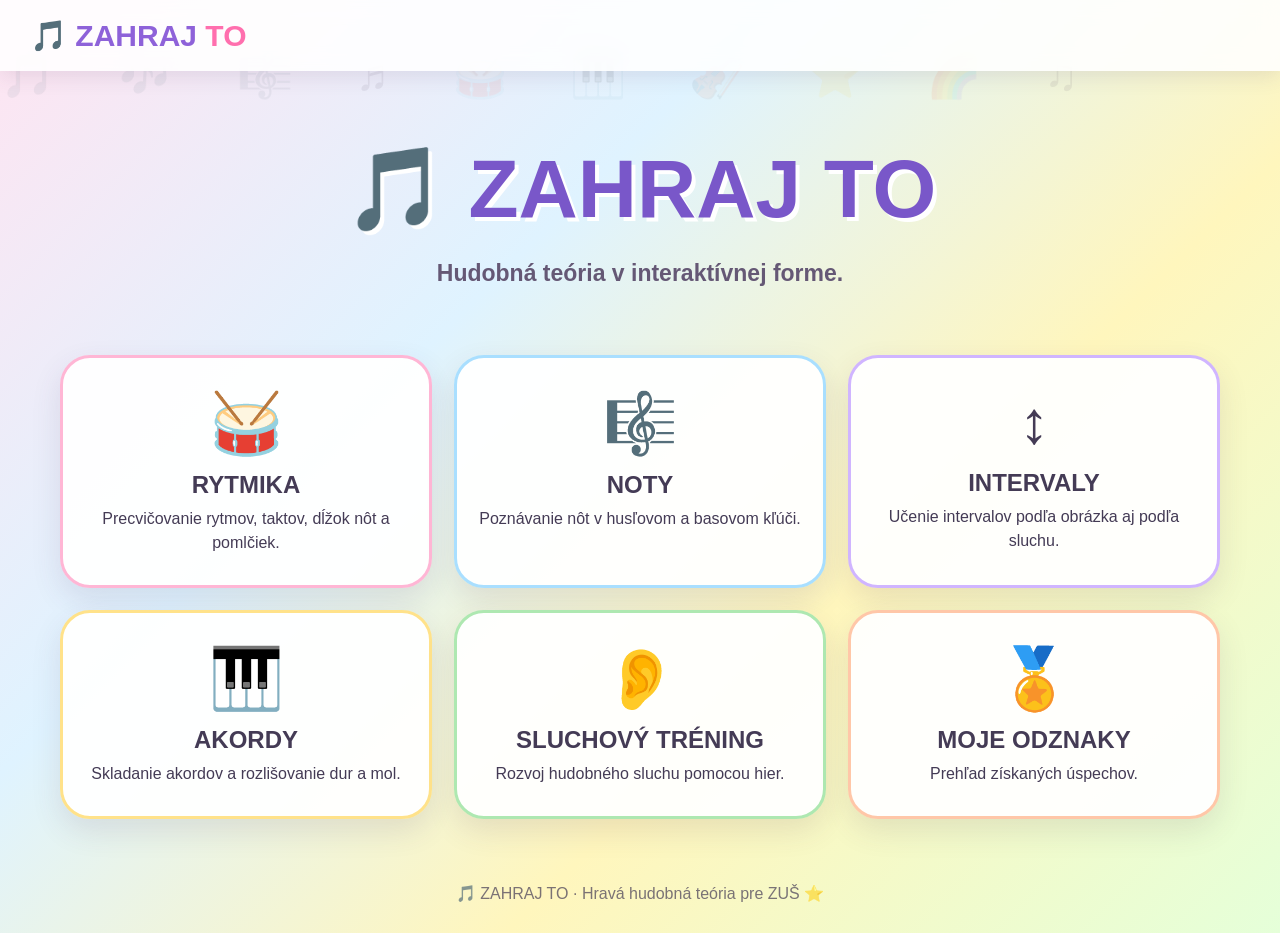
<file: index.html>
<!DOCTYPE html>
<html lang="sk">
<head>
<meta charset="UTF-8">
<meta name="viewport" content="width=device-width, initial-scale=1.0">
<title>🎵 ZAHRAJ TO</title>

<style>

*{
    box-sizing:border-box;
}

body{
    margin:0;
    font-family:"Trebuchet MS",Arial,sans-serif;
    color:#443b55;
    min-height:100vh;
    background:
        linear-gradient(135deg,
        #ffe4f1 0%,
        #dff3ff 35%,
        #fff6bd 65%,
        #e5ffd9 100%);
    overflow-x:hidden;
}

body::before{
    content:"🎵   🎶   🎼   ♬   🥁   🎹   🎻   ⭐   🌈   ♫";
    position:fixed;
    inset:0;
    z-index:-1;
    font-size:45px;
    line-height:150px;
    letter-spacing:25px;
    opacity:.08;
    animation:bgMove 20s linear infinite;
    pointer-events:none;
}

@keyframes bgMove{
    0%{transform:translateY(0)}
    50%{transform:translateY(-80px)}
    100%{transform:translateY(0)}
}

header{
    background:rgba(255,255,255,.88);
    backdrop-filter:blur(10px);
    padding:18px 30px;
    display:flex;
    justify-content:space-between;
    align-items:center;
    box-shadow:0 5px 20px rgba(80,60,100,.12);
    position:sticky;
    top:0;
    z-index:20;
}

.logo{
    font-size:30px;
    font-weight:900;
    color:#8e62d9;
}

.logo span{
    color:#ff6fae;
}

.back{
    display:none;
    border:none;
    background:#e9ddff;
    color:#704db0;
    padding:10px 18px;
    border-radius:20px;
    cursor:pointer;
    font-weight:bold;
}

main{
    max-width:1200px;
    margin:auto;
    padding:35px 20px;
}

.hero{
    text-align:center;
    padding:35px 10px 45px;
}

.hero h1{
    font-size:clamp(48px,8vw,82px);
    margin:0;
    color:#7957c9;
    text-shadow:4px 4px white;
    transition:.3s;
}

.hero p{
    font-size:23px;
    font-weight:bold;
    color:#655875;
}

.menu{
    display:grid;
    grid-template-columns:repeat(auto-fit,minmax(240px,1fr));
    gap:22px;
}

.card{
    background:rgba(255,255,255,.94);
    border-radius:30px;
    padding:30px 22px;
    text-align:center;
    box-shadow:0 12px 30px rgba(80,60,100,.12);
    cursor:pointer;
    transition:.25s;
    border:3px solid transparent;
}

.card:hover{
    transform:scale(1.05) rotate(-1deg);
    box-shadow:0 18px 40px rgba(80,60,100,.2);
}

.card:nth-child(1){border-color:#ffb6d5}
.card:nth-child(2){border-color:#a9dfff}
.card:nth-child(3){border-color:#d0b5ff}
.card:nth-child(4){border-color:#ffe28a}
.card:nth-child(5){border-color:#aee8b1}
.card:nth-child(6){border-color:#ffc7a8}

.card .icon{
    font-size:60px;
}

.card h2{
    margin:12px 0 8px;
}

.card p{
    margin:0;
    line-height:1.5;
}

.section{
    display:none;
}

.section.active{
    display:block;
    animation:appear .35s ease;
}

@keyframes appear{
    from{
        opacity:0;
        transform:translateY(15px);
    }
    to{
        opacity:1;
        transform:translateY(0);
    }
}

.panel{
    background:rgba(255,255,255,.95);
    border-radius:30px;
    padding:28px;
    margin-bottom:25px;
    box-shadow:0 10px 30px rgba(80,60,100,.12);
}

.panel h1{
    color:#7654c4;
}

.panel h2{
    color:#7654c4;
}

.controls{
    display:flex;
    flex-wrap:wrap;
    gap:10px;
    margin:15px 0;
}

button,select{
    border:none;
    border-radius:18px;
    padding:13px 20px;
    font-size:16px;
    font-weight:bold;
    cursor:pointer;
    background:#e8ddff;
    color:#553c86;
    transition:.2s;
}

button:hover{
    transform:translateY(-2px);
    filter:brightness(.97);
}

button.primary{
    background:#ff91bd;
    color:white;
}

button.blue{
    background:#9ddcff;
    color:#225a7a;
}

button.yellow{
    background:#ffe18a;
    color:#775b00;
}

button.green{
    background:#aee8b1;
    color:#27622c;
}

button.purple{
    background:#c9adff;
    color:#53308d;
}

button.red{
    background:#ff9c9c;
    color:#762929;
}

button.selected{
    outline:4px solid rgba(120,80,190,.2);
    transform:scale(1.04);
}

/* =========================
   RYTMICKÁ OSNOVA
========================= */

.staff-container{
    background:white;
    border-radius:25px;
    padding:20px;
    margin:25px 0;
    box-shadow:inset 0 0 0 3px #eee7fa;
    overflow-x:auto;
}

#rhythmStaff{
    width:100%;
    min-width:760px;
    height:270px;
}

.staff-line{
    stroke:#45404c;
    stroke-width:2;
}

.bar-line{
    stroke:#45404c;
    stroke-width:3;
}

.note-head{
    fill:#24212a;
}

.note-stem{
    stroke:#24212a;
    stroke-width:3;
}

.note-beam{
    stroke:#24212a;
    stroke-width:6;
    stroke-linecap:round;
}

.note-flag{
    fill:none;
    stroke:#24212a;
    stroke-width:4;
}

.rest-symbol{
    font-size:36px;
    fill:#24212a;
}

.first-beat{
    fill:#ff5da2;
    stroke:#ff5da2;
}

.staff-beat-highlight{
    opacity:.12;
}

.rhythm-info{
    display:flex;
    justify-content:center;
    flex-wrap:wrap;
    gap:15px;
    margin:15px 0;
}

.info-pill{
    padding:10px 18px;
    border-radius:20px;
    background:#f3edff;
    font-weight:bold;
}

.tap-area{
    text-align:center;
    padding:10px 0 20px;
}

.tap-button{
    width:190px;
    height:190px;
    border-radius:50%;
    border:10px solid #ffb6d5;
    background:#ff78b1;
    color:white;
    font-size:28px;
    box-shadow:0 10px 0 #d6538d;
    margin:10px;
}

.tap-button:active{
    transform:translateY(8px);
    box-shadow:0 2px 0 #d6538d;
}

.tap-count{
    font-size:18px;
    font-weight:bold;
}

.status{
    padding:15px;
    border-radius:18px;
    background:#f4edff;
    margin-top:15px;
    font-weight:bold;
}

.status.success{
    background:#ddf8df;
    color:#25642b;
}

.status.error{
    background:#ffe1e1;
    color:#8a2d2d;
}

.accuracy{
    font-size:26px;
    font-weight:900;
    text-align:center;
    margin:15px;
}

.progress{
    height:20px;
    background:#eee;
    border-radius:20px;
    overflow:hidden;
    margin:15px 0;
}

.progress-bar{
    height:100%;
    background:linear-gradient(90deg,#ff9fc6,#a9dfff,#bca0ff);
    width:0%;
    transition:.5s;
}

/* =========================
   VYSVETLIVKY
========================= */

.rhythm-lessons{
    display:grid;
    grid-template-columns:repeat(auto-fit,minmax(240px,1fr));
    gap:15px;
}

.lesson{
    background:#faf7ff;
    border-radius:22px;
    padding:20px;
    border:2px solid #eee4ff;
}

.lesson-symbol{
    font-size:45px;
    text-align:center;
}

.lesson h3{
    text-align:center;
    color:#7654c4;
}

.lesson p{
    line-height:1.6;
}

.example{
    background:white;
    border-radius:15px;
    padding:12px;
    font-size:30px;
    text-align:center;
}

/* =========================
   NOTY
========================= */

.real-stave-container{
    background:white;
    border-radius:25px;
    padding:15px 20px;
    margin:25px 0;
    box-shadow:inset 0 0 0 3px #eee7fa;
    overflow-x:auto;
}

#noteStave{
    width:100%;
    min-width:700px;
    height:260px;
}

.note-staff-line{
    stroke:#45404c;
    stroke-width:2.5;
}

.note-clef{
    fill:#443b55;
    font-family:"Bravura","Noto Music","Segoe UI Symbol","Arial Unicode MS",serif;
    font-weight:normal;
}

.note-head-real{
    fill:#24212a;
    stroke:#24212a;
    stroke-width:2;
}

.note-stem-real{
    stroke:#24212a;
    stroke-width:3;
}

.note-accidental-real{
    fill:#7654c4;
    font-family:"Segoe UI Symbol","Arial Unicode MS",sans-serif;
    font-size:30px;
    font-weight:bold;
}

.note-ledger{
    stroke:#45404c;
    stroke-width:2.5;
}

.note-name-real{
    fill:#7654c4;
    font-size:18px;
    font-weight:bold;
}

.answers{
    display:grid;
    grid-template-columns:repeat(3,1fr);
    gap:15px;
}

.answers button{
    min-height:65px;
    background:#dff3ff;
}

.quiz-score{
    font-weight:bold;
    text-align:center;
}

/* =========================
   INTERVALY
========================= */

.interval-letter-board{display:flex;justify-content:center;align-items:center;gap:18px;flex-wrap:wrap;background:#eef8ff;border-radius:25px;padding:28px;margin:20px 0;}
.interval-letter-note{min-width:120px;padding:22px 28px;border-radius:22px;background:white;box-shadow:0 8px 0 #c9adff;font-size:52px;font-weight:900;color:#7654c4;text-align:center;}
.interval-letter-arrow{font-size:38px;font-weight:900;color:#8b6bc9;}
.interval-octave-note{text-align:center;min-height:28px;font-weight:900;color:#7654c4;}
.interval-hint{
    background:#f5efff;
    padding:14px 18px;
    border-radius:18px;
    line-height:1.6;
}
.interval-build-card{
    display:flex;
    justify-content:center;
    align-items:center;
    gap:25px;
    padding:22px;
    background:#eef8ff;
    border-radius:25px;
    margin:20px 0;
}
.interval-build-note{font-size:48px;font-weight:900;}
.interval-build-arrow{font-size:40px;}
.interval-target-label{font-size:15px;font-weight:bold;opacity:.7;text-align:center;}
.interval-target{font-size:32px;font-weight:900;color:#7654c4;text-align:center;}


.interval-puzzle{background:linear-gradient(135deg,#fff6bd,#eef8ff);border-radius:24px;padding:clamp(12px,3vw,24px);margin:20px 0;overflow:hidden;}
.interval-puzzle-row{display:flex;justify-content:center;align-items:stretch;gap:clamp(6px,2vw,12px);flex-wrap:wrap;margin:18px 0;}
.interval-slot{width:clamp(66px,17vw,105px);min-height:76px;padding:8px 5px;box-sizing:border-box;border:3px dashed #c9adff;border-radius:17px;background:white;display:flex;flex-direction:column;align-items:center;justify-content:center;gap:4px;font-size:clamp(19px,4vw,30px);line-height:1.15;font-weight:900;color:#7654c4;text-align:center;overflow-wrap:anywhere;}
.interval-slot.filled{border-style:solid;background:#f5efff;}
.interval-slot small{font-size:11px;line-height:1.2;font-weight:700;color:#786a99;}
.interval-puzzle-row .interval-letter-arrow{align-self:center;font-size:clamp(20px,4vw,32px);}
.lego-block{flex:0 1 68px;width:clamp(54px,12vw,68px);min-width:0;min-height:64px;padding:8px 4px;border:0;border-radius:14px;background:#ff91bd;color:#702449;font-size:clamp(17px,4vw,24px);line-height:1.15;font-weight:900;box-shadow:0 5px 0 #d6538d;white-space:normal;overflow-wrap:anywhere;}
.lego-block:nth-child(2n){background:#9ddcff;color:#225a7a;box-shadow:0 5px 0 #67afd4;}
.lego-block:nth-child(3n){background:#aee8b1;color:#27622c;box-shadow:0 5px 0 #70bb74;}
.lego-block:hover{transform:translateY(-3px);}
.lego-label{text-align:center;font-weight:900;color:#7654c4;margin-top:8px;line-height:1.45;}
.chord-mode-tabs{display:flex;gap:10px;flex-wrap:wrap;margin:12px 0 18px;}
.chord-mode-tabs button{flex:1 1 130px;}
.chord-puzzle{background:linear-gradient(135deg,#fff5bf,#f2eaff);border-radius:24px;padding:clamp(14px,3vw,24px);margin:16px 0;}
.chord-puzzle-slots{display:flex;gap:10px;justify-content:center;flex-wrap:wrap;margin:20px 0;}
.chord-slot{width:clamp(74px,18vw,105px);height:82px;border:3px dashed #bba6ed;border-radius:18px;background:#fff;display:flex;align-items:center;justify-content:center;font-size:clamp(24px,5vw,34px);font-weight:900;color:#7351b5;box-shadow:0 4px 0 #e2d6fb;}
.chord-slot.filled{border-style:solid;background:#f5efff;}
.chord-note-bank{display:flex;justify-content:center;gap:10px;flex-wrap:wrap;margin:18px 0;}
.chord-note-block{width:clamp(55px,12vw,70px);min-height:62px;border:0;border-radius:14px;background:#ffb5d0;color:#71304d;font-size:23px;font-weight:900;box-shadow:0 5px 0 #db7da2;cursor:pointer;}
.chord-note-block:nth-child(3n+2){background:#a8e1ff;color:#245a78;box-shadow:0 5px 0 #6eb5d8;}
.chord-note-block:nth-child(3n){background:#b8edb8;color:#285e2a;box-shadow:0 5px 0 #79c47b;}
.chord-note-block:disabled{opacity:.4;cursor:default;transform:none;}
.chord-choice{min-width:120px;margin:5px;}
.chord-explain-grid{display:grid;grid-template-columns:repeat(auto-fit,minmax(220px,1fr));gap:14px;}
.chord-explain-card{background:#f7f4ff;border-radius:18px;padding:16px;line-height:1.6;}
.chord-explain-card h3{margin-top:0;}
/* =========================
   AKORDY
========================= */

.chord-pieces{
    display:flex;
    justify-content:center;
    gap:15px;
    flex-wrap:wrap;
    margin:25px 0;
}

.piece{
    width:90px;
    height:90px;
    border-radius:20px;
    display:flex;
    align-items:center;
    justify-content:center;
    font-size:30px;
    font-weight:bold;
    background:#ffd77e;
    cursor:pointer;
    transition:.2s;
}

.piece:hover{
    transform:scale(1.08) rotate(3deg);
}

/* =========================
   ODZNAKY
========================= */

.badges{
    display:grid;
    grid-template-columns:repeat(auto-fit,minmax(220px,1fr));
    gap:20px;
}

.badge{
    padding:25px;
    border-radius:25px;
    background:#f5efff;
    text-align:center;
    transition:.3s;
    opacity:.45;
}

.badge.unlocked{
    opacity:1;
    animation:badgePop .7s ease;
    background:#fff4bd;
}

@keyframes badgePop{
    0%{transform:scale(.5) rotate(-10deg)}
    60%{transform:scale(1.15) rotate(5deg)}
    100%{transform:scale(1)}
}

.badge-icon{
    font-size:60px;
}

/* =========================
   KONFETY
========================= */

#confetti{
    position:fixed;
    inset:0;
    pointer-events:none;
    z-index:100;
}

.confetti-piece{
    position:absolute;
    width:12px;
    height:18px;
    animation:fall 2.5s linear forwards;
}

@keyframes fall{
    0%{
        transform:translateY(-20px) rotate(0deg);
        opacity:1;
    }
    100%{
        transform:translateY(110vh) rotate(720deg);
        opacity:0;
    }
}

footer{
    text-align:center;
    padding:30px;
    opacity:.7;
}

@media(max-width:700px){

    .answers{
        grid-template-columns:1fr;
    }

    .panel{
        padding:20px;
    }

    .hero h1{
        font-size:50px;
    }

    .hero p{
        font-size:18px;
    }

}


.chord-visual-grid{display:grid;grid-template-columns:repeat(auto-fit,minmax(260px,1fr));gap:16px;margin-top:18px}
.chord-visual-card{background:linear-gradient(145deg,#fff8cf,#f2eaff);border:2px solid #e4d7ff;border-radius:22px;padding:18px;box-shadow:0 5px 0 #e4d7ff}
.chord-visual-card h3{text-align:center;margin-top:0;color:#7654c4}
.chord-visual-pair{display:grid;grid-template-columns:1fr 1fr;gap:10px}
.chord-visual-type{background:#fff;border-radius:16px;padding:12px;text-align:center;min-width:0}
.chord-visual-type.minor{background:#f3edff}
.chord-visual-notes{display:flex;justify-content:center;gap:5px;flex-wrap:wrap;margin-top:10px}
.chord-visual-note{display:inline-flex;align-items:center;justify-content:center;min-width:34px;min-height:34px;padding:5px;border-radius:10px;background:#ffb5d0;color:#71304d;font-weight:900}
.chord-visual-note:nth-child(2){background:#a8e1ff;color:#245a78}
.chord-visual-note:nth-child(3){background:#b8edb8;color:#285e2a}


/* Vyvážené rozloženie hlavného menu a klaviatúra sluchového tréningu */
.menu{grid-template-columns:repeat(3,minmax(0,1fr));}
.piano-wrap{max-width:720px;margin:24px auto 10px;padding:18px 16px 12px;background:#f3efff;border-radius:22px;box-shadow:inset 0 2px 8px rgba(80,60,100,.08);}
.piano-keyboard{display:grid;grid-template-columns:repeat(7,minmax(0,1fr));gap:5px;align-items:stretch;}
.piano-white-key{height:150px;border-radius:0 0 13px 13px!important;background:linear-gradient(180deg,#fff 0%,#fff 76%,#e9e5f1 100%)!important;color:#4b4260!important;border:2px solid #d8d0e7!important;border-top:0!important;box-shadow:0 7px 0 #c9c0d9!important;font-size:24px!important;font-weight:900;display:flex;align-items:flex-end;justify-content:center;padding:0 0 17px!important;transition:background .15s,transform .15s;}
.piano-white-key:hover{transform:translateY(2px)!important;}
.piano-white-key.chosen{background:linear-gradient(180deg,#ffe1f0,#ffb9d8)!important;border-color:#e88bb7!important;box-shadow:0 4px 0 #d87da9!important;transform:translateY(3px)!important;}
.piano-caption{text-align:center;color:#7a6b91;font-size:13px;font-weight:bold;letter-spacing:3px;margin-top:12px;}
.recognition-controls,.recognition-actions{display:flex;justify-content:center;align-items:center;gap:10px;flex-wrap:wrap;margin:14px 0;}
.recognition-hint{font-size:14px;color:#766b87;}
@media(max-width:850px){.menu{grid-template-columns:repeat(2,minmax(0,1fr));}}
@media(max-width:520px){.menu{grid-template-columns:1fr;}.piano-white-key{height:115px;font-size:20px!important;padding-bottom:12px!important;}.piano-wrap{padding:12px 8px 10px;}}

</style>
</head>


<body>

<header>

    <div class="logo">
        🎵 ZAHRAJ <span>TO</span>
    </div>

    <button
        class="back"
        id="backBtn"
        onclick="showHome()">
        ← MENU
    </button>

</header>


<main>

<!-- =========================
     DOMOV
========================= -->

<section id="home" class="section active">

    <div class="hero">

        <h1>🎵 ZAHRAJ TO</h1>

        <p>
            Hudobná teória v interaktívnej forme.
        </p>

    </div>


    <div class="menu">

        <div class="card" onclick="showSection('rhythm')">
            <div class="icon">🥁</div>
            <h2>RYTMIKA</h2>
            <p>
                Precvičovanie rytmov, taktov,
                dĺžok nôt a pomlčiek.
            </p>
        </div>

        <div class="card" onclick="showSection('notes')">
            <div class="icon">🎼</div>
            <h2>NOTY</h2>
            <p>
                Poznávanie nôt v husľovom
                a basovom kľúči.
            </p>
        </div>

        <div class="card" onclick="showSection('intervals')">
            <div class="icon">↕️</div>
            <h2>INTERVALY</h2>
            <p>
                Učenie intervalov podľa obrázka
                aj podľa sluchu.
            </p>
        </div>

        <div class="card" onclick="showSection('chords')">
            <div class="icon">🎹</div>
            <h2>AKORDY</h2>
            <p>
                Skladanie akordov a rozlišovanie
                dur a mol.
            </p>
        </div>

        <div class="card" onclick="showSection('ear')">
            <div class="icon">👂</div>
            <h2>SLUCHOVÝ TRÉNING</h2>
            <p>
                Rozvoj hudobného sluchu
                pomocou hier.
            </p>
        </div>

        <div class="card" onclick="showSection('badges')">
            <div class="icon">🏅</div>
            <h2>MOJE ODZNAKY</h2>
            <p>
                Prehľad získaných úspechov.
            </p>
        </div>

    </div>

</section>


<!-- =========================
     RYTMIKA
========================= -->

<section id="rhythm" class="section">

<div class="panel">

    <h1>🥁 Rytmika</h1>

    <p>
        Pozri sa na rytmus v notovej osnove,
        vypočuj si ho a potom ho čo najpresnejšie
        zopakuj.
    </p>


    <h2>🎚️ Tempo</h2>

    <div class="controls">

        <button onclick="setBPM(60)" id="bpm60">
            60 BPM
        </button>

        <button onclick="setBPM(80)" id="bpm80">
            80 BPM
        </button>

        <button onclick="setBPM(100)" id="bpm100">
            100 BPM
        </button>

        <button onclick="setBPM(120)" id="bpm120">
            120 BPM
        </button>

    </div>

    <div class="controls metronome-controls">

        <button
            class="purple selected"
            id="metronomeToggle"
            onclick="toggleMetronome()">
            🔊 METRONÓM: ZAPNUTÝ
        </button>

    </div>

    <p>
        Aktuálne tempo:
        <strong id="bpmValue">80 BPM</strong>
    </p>
    <h2>📏 Takt</h2>

    <div class="status">
        Všetky rytmické cvičenia sú v takte <strong>4/4</strong> a majú presne <strong>2 takty</strong>.
    </div>

    <h2>🎓 Úroveň</h2>

    <div class="controls">

        <button
            class="green selected"
            id="levelEasy"
            onclick="setLevel('easy')">
            🟢 ĽAHKÁ
        </button>

        <button
            class="yellow"
            id="levelMedium"
            onclick="setLevel('medium')">
            🟡 STREDNÁ
        </button>

        <button
            class="red"
            id="levelHard"
            onclick="setLevel('hard')">
            🔴 ŤAŽKÁ
        </button>

    </div>


    <div class="rhythm-info">

        <div class="info-pill">
            🎼 2 takty · 4/4
        </div>

        <div class="info-pill">
            ⭐ <span id="rhythmLevelInfo">Ľahká</span>
        </div>

        <div class="info-pill">
            📚 Cvičenie <span id="rhythmExerciseInfo">1/30</span>
        </div>

    </div>


    <!-- SKUTOČNÁ NOTOVÁ OSNOVA -->

    <div class="staff-container">

        <svg
            id="rhythmStaff"
            viewBox="0 0 1000 270"
            preserveAspectRatio="xMidYMid meet">

            <!-- osnovové čiary -->

            <line class="staff-line"
                x1="50" y1="70"
                x2="950" y2="70"/>

            <line class="staff-line"
                x1="50" y1="90"
                x2="950" y2="90"/>

            <line class="staff-line"
                x1="50" y1="110"
                x2="950" y2="110"/>

            <line class="staff-line"
                x1="50" y1="130"
                x2="950" y2="130"/>

            <line class="staff-line"
                x1="50" y1="150"
                x2="950" y2="150"/>

            <!-- husľový kľúč -->

            <text
                x="65"
                y="145"
                font-size="92">
                𝄞
            </text>

            <!-- taktová čiara po kľúči -->

            <line
                class="bar-line"
                x1="145" y1="65"
                x2="145" y2="155"/>

            <g id="rhythmNotes"></g>

        </svg>

    </div>


    <div class="controls">

        <button
            class="primary"
            onclick="playRhythm()">
            ▶ PREHRAŤ VZOR
        </button>

        <button
            class="blue"
            onclick="newRhythm()">
            🔄 NOVÝ RYTMUS
        </button>

    </div>


    <h2>🎯 Zopakuj rytmus</h2>

    <p>
        Môžeš použiť veľké tlačidlo,
        <strong>medzerník</strong> alebo
        <strong>mikrofón</strong>.
    </p>


    <div class="tap-area">

        <button
            class="tap-button"
            id="tapButton"
            onclick="tapRhythm()">

            👆<br>
            ŤUKAJ

        </button>

        <div class="tap-count">
            Odťukané údery:
            <span id="tapCount">0</span>
        </div>

    </div>


    <div class="controls">

        <button
            class="purple"
            onclick="startMic()">
            🎤 ZAPNÚŤ MIKROFÓN
        </button>

        <button
            onclick="stopMic()">
            ⏹ VYPNÚŤ MIKROFÓN
        </button>

        <button
            onclick="resetTaps()">
            ↩️ VYMAZAŤ ŤUKNUTIA
        </button>

    </div>


    <div
        class="status"
        id="rhythmStatus">

        Stlač „Prehrať vzor“ a potom ho zopakuj.

    </div>


    <div
        class="accuracy"
        id="rhythmAccuracy">

        Presnosť: —

    </div>


    <div class="progress">

        <div
            class="progress-bar"
            id="rhythmProgress">
        </div>

    </div>

</div>


<!-- =========================
     VYSVETLIVKY RYTMIKY
========================= -->

<div class="panel">

<h2>📖 Rytmické vysvetlivky</h2>

<p>
Rytmus určuje, <strong>ako dlho jednotlivé tóny
trvajú a kedy zaznejú</strong>. Každá nota má svoju
časovú hodnotu.
</p>


<div class="rhythm-lessons">


<div class="lesson">

<div class="lesson-symbol">𝅝</div>

<h3>Celá nota</h3>

<p>
Trvá <strong>4 doby</strong> v 4/4 takte.
</p>

<div class="example">
𝅝
</div>

</div>


<div class="lesson">

<div class="lesson-symbol">𝅗𝅥</div>

<h3>Polová nota</h3>

<p>
Trvá <strong>2 doby</strong>.
</p>

<div class="example">
𝅗𝅥
</div>

</div>


<div class="lesson">

<div class="lesson-symbol">♩</div>

<h3>Štvrťová nota</h3>

<p>
Trvá <strong>1 dobu</strong>.
</p>

<div class="example">
♩ ♩ ♩ ♩
</div>

</div>


<div class="lesson">

<div class="lesson-symbol">♪</div>

<h3>Osminová nota</h3>

<p>
Trvá <strong>polovicu doby</strong>.
Dve osminové noty sa zmestia do jednej štvrťovej doby.
</p>

<div class="example">
♪ ♪
</div>

</div>


<div class="lesson">

<div class="lesson-symbol">𝅘𝅥𝅮</div>

<h3>Šestnástinová nota</h3>

<p>
Trvá <strong>štvrtinu doby</strong>.
Do jednej štvrťovej doby sa zmestia štyri šestnástiny.
</p>

<div class="example">
𝅘𝅥𝅮 𝅘𝅥𝅮 𝅘𝅥𝅮 𝅘𝅥𝅮
</div>

</div>


<div class="lesson">

<div class="lesson-symbol">♪♪♪</div>

<h3>Triola</h3>

<p>
Triola rozdelí čas jednej štvrťovej doby
na <strong>tri rovnaké časti</strong>.
</p>

<div class="example">
♪³
</div>

</div>




<div class="lesson">

<div class="lesson-symbol">♩.</div>

<h3>Bodkovaná nota</h3>

<p>
Bodka predĺži notu o polovicu jej pôvodnej hodnoty.
Napríklad bodkovaná štvrťová nota trvá
<strong>1,5 doby</strong>.
</p>

<div class="example">
♩.
</div>

</div>


<div class="lesson">

<div class="lesson-symbol">𝄽</div>

<h3>Štvrťová pomlčka</h3>

<p>
Ticho v trvaní <strong>1 doby</strong>.
</p>

<div class="example">
𝄽
</div>

</div>


<div class="lesson">

<div class="lesson-symbol">𝄼</div>

<h3>Osminová pomlčka</h3>

<p>
Ticho v trvaní <strong>polovice doby</strong>.
</p>

<div class="example">
𝄼
</div>

</div>


<div class="lesson">

<div class="lesson-symbol">𝄾</div>

<h3>Šestnástinová pomlčka</h3>

<p>
Ticho v trvaní <strong>štvrtiny doby</strong>.
</p>

<div class="example">
𝄾
</div>

</div>


<div class="lesson">

<div class="lesson-symbol">𝄻</div>

<h3>Polová pomlčka</h3>

<p>
Ticho v trvaní <strong>2 dôb</strong>.
</p>

<div class="example">
𝄻
</div>

</div>


<div class="lesson">

<div class="lesson-symbol">𝄺</div>

<h3>Celá pomlčka</h3>

<p>
V 4/4 takte predstavuje ticho počas
<strong>celého taktu – 4 doby</strong>.
</p>

<div class="example">
𝄺
</div>

</div>


<div class="lesson">

<div class="lesson-symbol">𝄹</div>

<h3>Dvojtaktová pomlčka</h3>

<p>
Označuje ticho počas <strong>dvoch celých taktov</strong>.
V tréneri sa používa iba ako vysvetľujúci symbol.
</p>

<div class="example">
𝄹
</div>

</div>


</div>


<h2 style="margin-top:35px;">
📏 Takt 4/4 a taktová čiara
</h2>

<p style="line-height:1.7;">
V tejto aplikácii sú všetky rytmické cvičenia v <strong>4/4 takte</strong>.
Jeden takt preto obsahuje štyri štvrťové doby a každé cvičenie má presne dva takty.
Taktová čiara <strong>|</strong> oddeľuje prvý a druhý takt.
</p>

<div class="example">
♩ ♩ ♩ ♩ | ♩ ♩ ♩ ♩
</div>

</div>

</section>


<!-- =========================
     NOTY
========================= -->

<section id="notes" class="section">

<div class="panel">

<h1>🎼 Noty</h1>

<div class="controls">

<button
class="primary"
id="noteTrebleButton"
onclick="selectNoteMode('treble')">
🎻 Husľový kľúč
</button>

<button
class="blue"
id="noteBassButton"
onclick="selectNoteMode('bass')">
🎸 Basový kľúč
</button>

<button
class="purple"
id="noteAccidentalButton"
onclick="selectNoteMode('accidentals')">
♯ / ♭ Posuvky
</button>

</div>

<h2 id="noteModeTitle">🎻 Husľový kľúč</h2>

<div class="real-stave-container">
    <svg id="noteStave" viewBox="0 0 900 260" preserveAspectRatio="xMidYMid meet" aria-label="Notová osnova">
        <g id="noteStaveGraphics"></g>
    </svg>
</div>

<h2>Aká je to nota?</h2>

<div class="answers" id="noteAnswers"></div>

<div class="status" id="noteStatus">Vyber správnu odpoveď.</div>

<p class="quiz-score">
Správne:
<span id="noteScore">0</span>/10
</p>

</div>


<div class="panel">

<h2>📖 Vysvetlivky</h2>

<div class="explanation">

<h3>🎻 Husľový kľúč</h3>

<p>
Husľový kľúč určuje výšku tónov na notovej osnove.
</p>

<p>
<strong>Linky:</strong>
E – G – H – D – F
</p>

<p>
<strong>Medzery:</strong>
F – A – C – E
</p>

</div>


<div class="explanation">

<h3>🎸 Basový kľúč</h3>

<p>
Basový kľúč používame najmä pre nižšie tóny.
</p>

<p>
<strong>Linky:</strong>
G – H – D – F – A
</p>

<p>
<strong>Medzery:</strong>
A – C – E – G
</p>

</div>


<div class="explanation">

<h3>♯ Krížik</h3>

<p>
Zvyšuje tón o pol tónu.
</p>

</div>


<div class="explanation">

<h3>♭ Béčko</h3>

<p>
Znižuje tón o pol tónu.
</p>

</div>

</div>

</section>


<!-- =========================
     INTERVALY
========================= -->

<section id="intervals" class="section">
<div class="panel">
<h1>↕️ Určenie a skladanie intervalov</h1>
<div class="controls">
<button class="primary" onclick="selectIntervalMode('picture')">🎨 Urči interval</button>
<button class="purple" onclick="selectIntervalMode('build')">🧩 Postav interval</button>
</div>

<div id="intervalPictureGame">
<h2>🎨 1. Urči interval</h2>
<p class="interval-hint">Pracujeme iba s tónmi <strong>C dur</strong> (C – D – E – F – G – A – H). Prvá nota nemusí byť C. Pozri sa na dve písmenkové noty a urč, aký interval tvoria.</p>
<div class="interval-letter-board" id="intervalLetterBoard"></div>
<div class="interval-octave-note" id="intervalOctaveNote"></div>
<h3>Aký je to interval?</h3>
<div class="answers" id="intervalAnswers"></div>
<div class="status" id="intervalStatus">Vyber správnu odpoveď.</div>
</div>

<div id="intervalBuildGame" style="display:none;">
<h2>🧩 2. Postav interval</h2>
<p class="interval-hint">Zober prvú notu a postav k nej požadovaný interval. Použi iba tóny <strong>C dur</strong>. Klikaj na „lego“ kocky a vyskladaj správnu druhú notu.</p>
<div class="interval-puzzle">
<div class="lego-label">Tvoja stavebná úloha</div>
<div class="interval-puzzle-row">
<div class="interval-slot filled" id="buildStartNote">C4<small>začiatočný tón</small></div>
<div class="interval-letter-arrow">+</div>
<div class="interval-slot" id="buildTargetInterval">5<small>Kvinta</small></div>
<div class="interval-letter-arrow">=</div>
<div class="interval-slot" id="buildAnswerSlot">?<small>druhý tón</small></div>
</div>
<div class="lego-label">Vyber kocku s druhou notou:</div>
<div class="interval-puzzle-row" id="buildIntervalAnswers"></div>
</div>
<div class="status" id="buildIntervalStatus">🧩 Poskladaj interval.</div>
</div>

<p class="quiz-score">Správne: <span id="intervalScore">0</span>/10</p>
</div>

<div class="panel">
<h2>📖 Intervaly</h2>
<div class="explanation"><h3>1 – Prima</h3><p>C → C</p></div>
<div class="explanation"><h3>2 – Sekunda</h3><p>C → D</p></div>
<div class="explanation"><h3>3 – Tercia</h3><p>C → E</p></div>
<div class="explanation"><h3>4 – Kvarta</h3><p>C → F</p></div>
<div class="explanation"><h3>5 – Kvinta</h3><p>C → G</p></div>
<div class="explanation"><h3>6 – Sexta</h3><p>C → A</p></div>
<div class="explanation"><h3>7 – Septima</h3><p>C → H</p></div>
<div class="explanation"><h3>8 – Oktáva</h3><p>C → C</p></div>
</div>
</section>


<!-- =========================
     AKORDY
========================= -->

<section id="chords" class="section">
<div class="panel">
<h1>🎹 Akordy</h1>
<p>Vyber si tréning a uč sa skladať akordy aj rozpoznávať ich zvuk.</p>
<div class="chord-mode-tabs">
<button class="primary" onclick="selectChordMode('dur')">☀️ Poskladaj DUR</button>
<button class="purple" onclick="selectChordMode('mol')">🌙 Poskladaj MOL</button>
<button class="blue" onclick="startChordEarRound()">👂 Spoznaj akord</button>
</div>
<div id="chordBuildGame">
<h2 id="chordBuildTitle">🧩 Poskladaj durový akord</h2>
<p id="chordQuestion">Vyskladaj tóny akordu C dur.</p>
<div class="chord-puzzle">
<div class="lego-label">Tvoje tri miesta pre tóny akordu</div>
<div class="chord-puzzle-slots" id="chordBuildSlots">
<div class="chord-slot">1. tón</div><div class="chord-slot">3. tón</div><div class="chord-slot">5. tón</div>
</div>
<p style="text-align:center">Vyber tri kocky v správnom poradí. Kliknutím na vybranú kocku ju môžeš odobrať.</p>
<div class="chord-note-bank" id="chordNoteBank"></div>
<div class="status" id="chordStatus">Začni výberom kociek.</div>
<div style="display:flex;gap:10px;justify-content:center;flex-wrap:wrap;margin-top:12px">
<button class="primary" onclick="checkChord()">✓ SKONTROLOVAŤ</button>
<button class="blue" onclick="newChordBuild()">↻ NOVÝ AKORD</button>
</div>
</div>
</div>
<div id="chordEarGame" style="display:none">
<h2>👂 Spoznaj akord podľa zvuku</h2>
<p>Vypočuj si akord a rozhodni, či je durový alebo molový. Ak chceš, môžeš si ho prehrať znova.</p>
<div class="chord-puzzle" style="text-align:center">
<div style="font-size:48px">🎹 🎵</div>
<button class="primary" onclick="playChordEar()">▶ PREHRAŤ AKORD</button>
<div style="margin-top:16px">
<button class="yellow chord-choice" onclick="answerChordEar('dur')">☀️ DUR</button>
<button class="blue chord-choice" onclick="answerChordEar('mol')">🌙 MOL</button>
</div>
<div class="status" id="chordTypeStatus">Stlač „Prehrať akord“ a pozorne počúvaj.</div>
<button class="purple" onclick="startChordEarRound()">↻ ĎALŠÍ AKORD</button>
</div>
</div>
</div>
<div class="panel">
<h2>📖 Ako fungujú akordy?</h2>
<div class="chord-explain-grid">
<div class="chord-explain-card"><h3>🧱 Ako sa akord skladá?</h3><p>Akord vznikne, keď zaznejú aspoň tri tóny spolu alebo tesne po sebe. Základný trojzvuk skladáme z <strong>1., 3. a 5. tónu</strong> vzhľadom na jeho základný tón.</p><p>Napríklad C dur: <strong>C – E – G</strong>. V tomto tréningu si vyskúšaš akordy so základnými tónmi stupnice C dur: C, D, E, F, G, A a H.</p></div>
<div class="chord-explain-card"><h3>☀️ Durový akord</h3><p>Durový trojzvuk sa skladá zo základného tónu, veľkej tercie a čistej kvinty. Napríklad C dur = <strong>C – E – G</strong>.</p><p>Často pôsobí jasne, otvorene alebo veselo, ale nálada závisí aj od hudobného kontextu.</p></div>
<div class="chord-explain-card"><h3>🌙 Molový akord</h3><p>Molový trojzvuk sa skladá zo základného tónu, malej tercie a čistej kvinty. Napríklad C mol = <strong>C – Dis – G</strong>.</p><p>Často pôsobí jemnejšie, tmavšie alebo smutnejšie. Skús porovnať rovnaký základný tón v dur a mol.</p></div>
<div class="chord-explain-card"><h3>👂 Ako rozoznať dur a mol?</h3><p>Všímaj si najmä rozdiel medzi 2. a 3. tónom akordu: v molovom akorde je tercia o poltón nižšia než v durovom. Najprv počúvaj celkový charakter, potom si skús všimnúť aj jednotlivé tóny.</p></div>
</div>
<h2>🎨 Grafický prehľad akordov</h2>
<p>Každá trojica farebných kociek predstavuje tri tóny akordu. Porovnaj, ako sa pri rovnakom základnom tóne zmení prostredný tón v dure a mole.</p>
<div id="chordVisualLessons" class="chord-visual-grid"></div>
</div>
</section>


<!-- =========================
     SLUCHOVÝ TRÉNING
========================= -->

<section id="ear" class="section">

<div class="panel ear-card">
<h1>👂 Sluchový tréning</h1>
<div class="ear-emoji">🎧 🎵 👂</div>
<h2>⬆️ Vyšší alebo nižší?</h2>
<p>Vypočuj si dva tóny. Rozhodni, či je druhý tón vyšší alebo nižší než prvý.</p>
<button class="primary" onclick="playHigherLower()">▶ PREHRAŤ DVA TÓNY</button>
<div class="controls" style="justify-content:center">
<button class="yellow" onclick="higherLowerAnswer('higher')">⬆️ DRUHÝ JE VYŠŠÍ</button>
<button class="blue" onclick="higherLowerAnswer('lower')">⬇️ DRUHÝ JE NIŽŠÍ</button>
</div>
<div class="ear-progress" id="higherRound">Dvojica 1 z 30</div>
<div class="status" id="higherStatus">Stlač prehrávanie a pozorne počúvaj.</div>
</div>

<div class="panel ear-card">
<h2>🧩 Zopakuj melódiu</h2>
<p>Vypočuj si trojtónovú melódiu a potom ju poskladaj ako lego. Môžeš si zadanie prehrať aj viackrát. Odpoveď sa vyhodnotí až po stlačení tlačidla <strong>Skontrolovať</strong>.</p>
<div class="ear-emoji">🎼 🧱 🎶</div>
<button class="primary" onclick="playMelody()">▶ PREHRAŤ ZADANIE</button>
<div class="ear-progress" id="melodyRound">Melódia 1 z 30</div>
<h3>🧱 Tvoja melódia</h3>
<div class="melody-slots" id="melodySlots"></div>
<p>Klikni na tón, ktorý chceš pridať. Ak chceš zmeniť miesto, klikni na už vybraný tón.</p>
<div class="tone-label">Vyber tón:</div>
<div class="melody-tone-bank" id="melodyToneBank"></div>
<div class="controls" style="justify-content:center">
<button class="blue" onclick="playUserMelody()">🔊 PREHRAŤ MOJU MELÓDIU</button>
<button class="yellow" onclick="clearMelody()">↩ VYMAZAŤ</button>
<button class="green" onclick="checkMelody()">✓ SKONTROLOVAŤ</button>
<button class="purple" onclick="nextMelody()">➡ ĎALŠIA MELÓDIA</button>
</div>
<div class="status" id="melodyStatus">Najprv si vypočuj melódiu a potom ju poskladaj.</div>
</div>

<div class="panel ear-card">
<h2>🎹 Rozpoznaj tón</h2>
<p>Vypočuj si tajný tón a potom si na klaviatúre vyskúšaj jednotlivé klávesy. Každý kláves po kliknutí zahrá svoj tón. Keď nájdeš zhodu, potvrď odpoveď.</p>
<div class="ear-emoji">🎹 🎶</div>
<div class="recognition-controls"><button class="primary" onclick="playRecognitionTone()">▶ PREHRAŤ ZADANÝ TÓN</button><span class="recognition-hint">Tajný tón si môžeš vypočuť opakovane.</span></div>
<div class="piano-wrap"><div class="piano-keyboard" id="recognitionKeys" aria-label="Klaviatúra na výber tónu"></div><div class="piano-caption">C&nbsp;&nbsp;&nbsp;&nbsp; D&nbsp;&nbsp;&nbsp;&nbsp; E&nbsp;&nbsp; F&nbsp;&nbsp;&nbsp;&nbsp; G&nbsp;&nbsp;&nbsp;&nbsp; A&nbsp;&nbsp;&nbsp;&nbsp; H</div></div>
<div class="recognition-actions"><button class="green" onclick="checkRecognitionAnswer()">✓ SKONTROLOVAŤ</button><button class="blue" onclick="playSelectedRecognitionTone()">🔊 PREHRAŤ VYBRANÝ TÓN</button><button class="purple" onclick="playRecognitionTone()">↻ NOVÝ TÓN</button></div>
<div class="status" id="recognitionStatus">Stlač prehrávanie a potom porovnávaj tóny na klaviatúre.</div>
</div>

<div class="panel">
<h2>📚 Malá hudobná pomôcka</h2>
<div class="chord-explain-grid">
<div class="chord-explain-card"><h3>🎵 Čo je tón?</h3><p>Tón je zvuk, ktorý má určitú výšku. Každý tón má svoje meno: <strong>C, D, E, F, G, A, H</strong>.</p></div>
<div class="chord-explain-card"><h3>🪜 Vyššie a nižšie</h3><p>Vyšší tón znie vo vyššej polohe, nižší tón znie hlbšie. Skús si predstaviť schody, po ktorých melódia stúpa alebo klesá.</p></div>
<div class="chord-explain-card"><h3>🎶 Čo je melódia?</h3><p>Melódia je rad tónov, ktoré idú za sebou. Keď ich zahráme v rôznom poradí, vznikajú rôzne hudobné nápady.</p></div>
</div>
</div>

</section>


<!-- =========================
     ODZNAKY
========================= -->

<section id="badges" class="section">

<div class="panel">

<h1>🏅 Moje odznaky</h1>

<p>
Získavaj úspechy a staň sa pravým hudobníkom!
</p>

<div class="badges">

<div class="badge" id="badge-rhythm">

<div class="badge-icon">🥁</div>

<h2>
Rytmický majster
</h2>

<p>
10 správnych rytmov
</p>

</div>


<div class="badge" id="badge-notes">

<div class="badge-icon">🎼</div>

<h2>
Lovec nôt
</h2>

<p>
10 správnych úloh v notách
</p>

</div>


<div class="badge" id="badge-intervals">

<div class="badge-icon">↕️</div>

<h2>
Kráľ intervalov
</h2>

<p>
10 správnych intervalov
</p>

</div>


<div class="badge" id="badge-chords">

<div class="badge-icon">🎹</div>

<h2>
Staviteľ akordov
</h2>

<p>
10 správnych akordov
</p>

</div>


<div class="badge" id="badge-ear">

<div class="badge-icon">👂</div>

<h2>
Hudobné ucho
</h2>

<p>
10 správnych sluchových úloh
</p>

</div>


<div class="badge" id="badge-all">

<div class="badge-icon">🌟</div>

<h2>
Pravý hudobník
</h2>

<p>
Získaj všetky ostatné odznaky
</p>

</div>

</div>

</div>

</section>

</main>


<footer>
🎵 ZAHRAJ TO · Hravá hudobná teória pre ZUŠ ⭐
</footer>


<div id="confetti"></div>


<script>

/* =====================================================
   NAVIGÁCIA
===================================================== */

function showSection(id){

    document.querySelectorAll(".section")
        .forEach(section=>{
            section.classList.remove("active");
        });

    document.getElementById(id)
        .classList.add("active");

    document.getElementById("backBtn")
        .style.display="block";

    window.scrollTo({
        top:0,
        behavior:"smooth"
    });
}


function showHome(){

    document.querySelectorAll(".section")
        .forEach(section=>{
            section.classList.remove("active");
        });

    document.getElementById("home")
        .classList.add("active");

    document.getElementById("backBtn")
        .style.display="none";

    window.scrollTo({
        top:0,
        behavior:"smooth"
    });
}


/* =====================================================
   KONFETY
===================================================== */

function confetti(){

    const container=
        document.getElementById("confetti");

    for(let i=0;i<80;i++){

        const piece=
            document.createElement("div");

        piece.className=
            "confetti-piece";

        piece.style.left=
            Math.random()*100+"%";

        piece.style.background=
            [
                "#ff8fba",
                "#9ddcff",
                "#ffe18a",
                "#bca0ff",
                "#aee8b1"
            ][Math.floor(Math.random()*5)];

        piece.style.animationDelay=
            Math.random()*.5+"s";

        container.appendChild(piece);

        setTimeout(()=>{
            piece.remove();
        },3000);
    }
}


/* =====================================================
   AUDIO ENGINE – KLAVÍR
===================================================== */

let audioContext=null;


function getAudio(){

    if(!audioContext){

        audioContext=
            new(
                window.AudioContext ||
                window.webkitAudioContext
            )();
    }

    if(audioContext.state==="suspended"){
        audioContext.resume();
    }

    return audioContext;
}


/*
    Jednoduchá syntéza klavírneho zvuku.

    Nie je to obyčajný sine beep:
    skladá sa z viacerých harmonických
    frekvencií a rýchleho útlmu.
*/

function playPiano(freq,duration=.5,volume=.25){

    const ctx=getAudio();

    const now=ctx.currentTime;

    const master=
        ctx.createGain();

    master.gain.setValueAtTime(
        .001,
        now
    );

    master.gain.exponentialRampToValueAtTime(
        volume,
        now+.008
    );

    master.gain.exponentialRampToValueAtTime(
        .001,
        now+duration
    );

    master.connect(ctx.destination);


    const harmonics=[
        {mult:1,amp:1},
        {mult:2,amp:.45},
        {mult:3,amp:.2},
        {mult:4,amp:.1},
        {mult:5,amp:.05}
    ];


    harmonics.forEach(h=>{

        const osc=
            ctx.createOscillator();

        const gain=
            ctx.createGain();

        osc.type="sine";

        osc.frequency.value=
            freq*h.mult;

        gain.gain.value=
            h.amp;

        osc.connect(gain);
        gain.connect(master);

        osc.start(now);

        osc.stop(
            now+duration+.05
        );

    });
}


function playTone(freq,duration=.4){

    playPiano(
        freq,
        duration,
        .22
    );
}



/* =====================================================
   RYTMICKÝ ENGINE – 30 CVIČENÍ PRE KAŽDÚ ÚROVEŇ
   VŠETKY CVIČENIA: 2 TAKTY, 4/4
===================================================== */

/*
    Trvanie zapisujeme v šestnástinových jednotkách:
    celá = 16, polová = 8, štvrťová = 4,
    osminová = 2, šestnástinová = 1.

    "triplet" je CELÁ skupina troch osminových triol
    a spolu trvá jednu štvrťovú dobu = 4 jednotky.

    Trioly používame iba v ŤAŽKEJ úrovni.
*/

const NOTE_VALUES={
    whole:16,
    half:8,
    quarter:4,
    eighth:2,
    sixteenth:1,
    dottedQuarter:6,
    dottedHalf:12,
    triplet:4,
};

const REST_VALUES={
    wholeRest:16,
    halfRest:8,
    quarterRest:4,
    eighthRest:2,
    sixteenthRest:1
};

function getDuration(type){
    return NOTE_VALUES[type] ?? REST_VALUES[type] ?? 0;
}

function patternDuration(pattern){
    return pattern.reduce((sum,type)=>sum+getDuration(type),0);
}

/*
    Každý riadok v "bars" je presne jeden takt 4/4 = 16 jednotiek.
    Z pripravených taktov vytvoríme 30 pevných dvojtaktových cvičení.
*/
function makeThirtyExercises(bars){
    const exercises=[];

    for(let i=0;i<30;i++){
        const firstIndex=i % bars.length;
        const secondIndex=(i*7 + 3 + Math.floor(i/bars.length)*5) % bars.length;

        exercises.push([
            [...bars[firstIndex]],
            [...bars[secondIndex]]
        ]);
    }

    return exercises;
}

/* -------------------------
   ĽAHKÁ
   Povolené:
   celá, polová, štvrťová, osminová nota,
   celá a polová pomlčka.
------------------------- */
const easyBars=[
    ["quarter","quarter","quarter","quarter"],
    ["half","half"],
    ["whole"],
    ["half","quarter","quarter"],
    ["quarter","half","quarter"],
    ["eighth","eighth","quarter","half"],
    ["quarter","eighth","eighth","half"],
    ["half","eighth","eighth","quarter"],
    ["eighth","eighth","eighth","eighth","half"],
    ["quarter","quarter","eighth","eighth","quarter"],
    ["halfRest","half"],
    ["half","halfRest"],
    ["quarter","quarter","halfRest"],
    ["eighth","eighth","quarter","halfRest"],
    ["wholeRest"]
];

/* -------------------------
   STREDNÁ
   Navyše:
   šestnástinová nota, triola,
   štvrťová a osminová pomlčka.
------------------------- */
const mediumBars=[
    ["eighth","eighth","quarter","half"],
    ["sixteenth","sixteenth","sixteenth","sixteenth","quarter","half"],
    ["quarter","sixteenth","sixteenth","eighth","half"],
    ["sixteenth","sixteenth","eighth","quarter","half"],
    ["quarterRest","quarter","half"],
    ["eighthRest","eighth","quarter","half"],
    ["quarter","eighthRest","eighth","quarter","quarter"],
    ["sixteenth","sixteenth","eighth","quarter","half"],
    ["quarter","sixteenth","sixteenth","sixteenth","sixteenth","quarter"],
    ["sixteenth","sixteenth","sixteenth","sixteenth","eighth","eighth","quarter"],
    ["halfRest","sixteenth","sixteenth","eighth","quarter"],
    ["quarter","quarterRest","sixteenth","sixteenth","eighth","quarter"],
    ["eighth","eighth","quarterRest","quarter","quarter"],
    ["sixteenth","sixteenth","quarter","eighthRest","eighth","quarter"],
    ["quarter","sixteenth","sixteenth","quarter","eighth","eighth"]
];

/* -------------------------
   ŤAŽKÁ
   Navyše: trioly, bodkované noty a šestnástinová pomlčka.
   Môžu sa opakovať aj prvky z ľahkej a strednej úrovne.
------------------------- */
const hardBars=[
    ["dottedQuarter","eighth","quarter","quarter"],
    ["quarter","dottedQuarter","eighth","quarter"],
    ["dottedHalf","quarter"],
    ["triplet","quarter","half"],
    ["quarter","triplet","quarter","quarter"],
    ["triplet","eighth","eighth","quarter","quarter"],
    ["quarterRest","triplet","half"],
    ["eighthRest","sixteenth","sixteenth","triplet","half"],
    ["dottedQuarter","eighth","triplet","quarter"],
    ["sixteenthRest","sixteenth","eighth","triplet","half"],
    ["quarter","sixteenthRest","sixteenth","triplet","quarter","quarter"],
    ["dottedHalf","eighth","eighth","quarter"],
    ["quarterRest","dottedQuarter","eighth","quarter"],
    ["eighth","eighth","sixteenthRest","sixteenth","eighth","triplet","quarter"],
    ["sixteenth","sixteenth","sixteenth","sixteenth","triplet","quarter","quarter"]
];

const rhythmExercises={
    easy:makeThirtyExercises(easyBars),
    medium:makeThirtyExercises(mediumBars),
    hard:makeThirtyExercises(hardBars)
};

/*
    Kontrola pri načítaní kódu:
    každý takt musí mať presne 16 jednotiek.
*/
Object.entries(rhythmExercises).forEach(([exerciseLevel,exercises])=>{
    exercises.forEach((exercise,exerciseNumber)=>{
        exercise.forEach((bar,barNumber)=>{
            if(Math.abs(patternDuration(bar)-16)>.001){
                console.error(
                    "Chybný rytmus:",
                    exerciseLevel,
                    exerciseNumber+1,
                    "takt",
                    barNumber+1,
                    patternDuration(bar)
                );
            }
        });
    });
});

let bpm=80;
let level="easy";
let currentRhythm=[];
let expectedEvents=[];
let tapTimes=[];
let rhythmCompleted=false;
let rhythmCorrect=0;

const exerciseIndex={
    easy:0,
    medium:0,
    hard:0
};

function quarterMilliseconds(){
    return 60000/bpm;
}

function unitMilliseconds(){
    return quarterMilliseconds()/4;
}

function loadCurrentRhythm(){
    clearPlayback();

    const exercise=rhythmExercises[level][exerciseIndex[level]];
    const first=exercise[0];
    const second=exercise[1];

    currentRhythm=[
        ...first,
        "|",
        ...second
    ];

    resetRhythmAttemptUI(
        "Cvičenie "+(exerciseIndex[level]+1)+"/30. Najprv si vypočuj vzor."
    );

    document.getElementById("rhythmLevelInfo").textContent=
        level==="easy"
        ?"Ľahká"
        :level==="medium"
        ?"Stredná"
        :"Ťažká";

    document.getElementById("rhythmExerciseInfo").textContent=
        (exerciseIndex[level]+1)+"/30";

    renderStaff();
    prepareExpectedEvents();
}

function newRhythm(){
    exerciseIndex[level]=(exerciseIndex[level]+1)%30;
    loadCurrentRhythm();
}

function resetRhythmAttemptUI(message="Skús rytmus znova."){
    tapTimes=[];
    rhythmCompleted=false;

    document.getElementById("tapCount").textContent="0";
    document.getElementById("rhythmAccuracy").textContent="Presnosť: —";
    document.getElementById("rhythmProgress").style.width="0%";

    const status=document.getElementById("rhythmStatus");
    status.className="status";
    status.textContent=message;
}

/*
    Vytvorí očakávané nástupy tónov.
    Pomlčky pridajú čas, ale nevytvoria úder.
*/
function prepareExpectedEvents(){
    expectedEvents=[];
    let time=0;

    currentRhythm.forEach(item=>{
        if(item==="|") return;

        if(item==="triplet"){
            for(let i=0;i<3;i++){
                expectedEvents.push(time+(4*i/3));
            }
            time+=4;
            return;
        }

        const duration=getDuration(item);

        if(!item.toLowerCase().includes("rest")){
            expectedEvents.push(time);
        }

        time+=duration;
    });
}

/* =====================================================
   ZOBRAZENIE NOTOVEJ OSNOVY
===================================================== */

function renderStaff(){
    const group=document.getElementById("rhythmNotes");
    group.innerHTML="";

    const bars=[[],[]];
    let bar=0;

    currentRhythm.forEach(item=>{
        if(item==="|"){
            bar=1;
        }else{
            bars[bar].push(item);
        }
    });

    drawBar(bars[0],165);
    drawBar(bars[1],570);
}

function drawBar(pattern,startX){
    const group=document.getElementById("rhythmNotes");
    const ns="http://www.w3.org/2000/svg";

    const barLine=document.createElementNS(ns,"line");
    barLine.setAttribute("class","bar-line");
    barLine.setAttribute("x1",startX+350);
    barLine.setAttribute("y1","65");
    barLine.setAttribute("x2",startX+350);
    barLine.setAttribute("y2","155");
    group.appendChild(barLine);

    let position=0;

    pattern.forEach((type,index)=>{
        const duration=getDuration(type);
        const center=startX+((position+duration/2)/16)*320;

        drawRhythmSymbol(
            type,
            center,
            index===0
        );

        position+=duration;
    });
}

function drawRhythmSymbol(type,x,first){
    const group=document.getElementById("rhythmNotes");
    const ns="http://www.w3.org/2000/svg";

    if(type.includes("Rest")){
        const text=document.createElementNS(ns,"text");
        text.setAttribute("x",x);
        text.setAttribute("y","120");
        text.setAttribute("text-anchor","middle");
        text.setAttribute("class","rest-symbol");

        const symbols={
            wholeRest:"𝄺",
            halfRest:"𝄻",
            quarterRest:"𝄽",
            eighthRest:"𝄾",
            sixteenthRest:"𝄿"
        };

        text.textContent=symbols[type] || "𝄽";
        group.appendChild(text);
        return;
    }

    if(type==="triplet"){
        const spacing=22;
        for(let i=0;i<3;i++){
            drawNote(x+(i-1)*spacing,110,"eighth",first && i===0);
        }

        const text=document.createElementNS(ns,"text");
        text.setAttribute("x",x);
        text.setAttribute("y","42");
        text.setAttribute("text-anchor","middle");
        text.setAttribute("font-size","22");
        text.setAttribute("font-weight","bold");
        text.textContent="3";
        group.appendChild(text);
        return;
    }

    if(type===""){
        const spacing=12;
        for(let i=0;i<6;i++){
            drawNote(x+(i-2.5)*spacing,110,"sixteenth",first && i===0);
        }

        const text=document.createElementNS(ns,"text");
        text.setAttribute("x",x);
        text.setAttribute("y","36");
        text.setAttribute("text-anchor","middle");
        text.setAttribute("font-size","20");
        text.setAttribute("font-weight","bold");
        text.textContent="6";
        group.appendChild(text);
        return;
    }

    drawNote(x,110,type,first);
}

function drawNote(x,y,type,first){
    const group=document.getElementById("rhythmNotes");
    const ns="http://www.w3.org/2000/svg";
    const dotted=type==="dottedQuarter" || type==="dottedHalf";

    if(type==="whole"){
        const ellipse=document.createElementNS(ns,"ellipse");
        ellipse.setAttribute("cx",x);
        ellipse.setAttribute("cy",y);
        ellipse.setAttribute("rx","17");
        ellipse.setAttribute("ry","10");
        ellipse.setAttribute("fill","white");
        ellipse.setAttribute("stroke",first?"#ff5da2":"#24212a");
        ellipse.setAttribute("stroke-width","3");
        ellipse.dataset.rhythmNote="1";
        group.appendChild(ellipse);
        return;
    }

    const head=document.createElementNS(ns,"ellipse");
    head.setAttribute("cx",x);
    head.setAttribute("cy",y);
    head.setAttribute("rx","13");
    head.setAttribute("ry","9");
    head.setAttribute("class","note-head");
    head.dataset.rhythmNote="1";

    if(first){
        head.setAttribute("fill","#ff5da2");
    }

    if(type==="half" || type==="dottedHalf"){
        head.setAttribute("fill","white");
        head.setAttribute("stroke",first?"#ff5da2":"#24212a");
        head.setAttribute("stroke-width","3");
    }

    group.appendChild(head);

    const stem=document.createElementNS(ns,"line");
    stem.setAttribute("x1",x+11);
    stem.setAttribute("y1",y);
    stem.setAttribute("x2",x+11);
    stem.setAttribute("y2",y-55);
    stem.setAttribute("class","note-stem");

    if(first){
        stem.setAttribute("stroke","#ff5da2");
    }

    group.appendChild(stem);

    if(type==="eighth" || type==="sixteenth"){
        const beam=document.createElementNS(ns,"line");
        beam.setAttribute("x1",x+10);
        beam.setAttribute("y1",y-55);
        beam.setAttribute("x2",x+30);
        beam.setAttribute("y2",y-55);
        beam.setAttribute("class","note-beam");
        group.appendChild(beam);

        if(type==="sixteenth"){
            const beam2=document.createElementNS(ns,"line");
            beam2.setAttribute("x1",x+10);
            beam2.setAttribute("y1",y-46);
            beam2.setAttribute("x2",x+30);
            beam2.setAttribute("y2",y-46);
            beam2.setAttribute("class","note-beam");
            group.appendChild(beam2);
        }
    }

    if(dotted){
        const dot=document.createElementNS(ns,"circle");
        dot.setAttribute("cx",x+23);
        dot.setAttribute("cy",y);
        dot.setAttribute("r","4");
        dot.setAttribute("fill","#24212a");
        group.appendChild(dot);
    }
}

/* =====================================================
   PREHRÁVANIE RYTMU
   Zvuk presne sleduje zobrazený zápis.
===================================================== */

let playbackTimers=[];
let metronomeEnabled=true;

function clearPlayback(){
    playbackTimers.forEach(timer=>clearTimeout(timer));
    playbackTimers=[];
    clearHighlights();
}

function playMetronomeClick(strong=false){
    const ctx=getAudio();
    const now=ctx.currentTime;
    const osc=ctx.createOscillator();
    const gain=ctx.createGain();

    osc.type="square";
    osc.frequency.value=strong?1200:850;

    gain.gain.setValueAtTime(.0001,now);
    gain.gain.exponentialRampToValueAtTime(strong?.20:.12,now+.004);
    gain.gain.exponentialRampToValueAtTime(.0001,now+.055);

    osc.connect(gain);
    gain.connect(ctx.destination);
    osc.start(now);
    osc.stop(now+.07);
}

function scheduleMetronome(startDelayMs,totalDurationMs){
    if(!metronomeEnabled) return;

    const quarter=quarterMilliseconds();
    const beats=Math.round(totalDurationMs/quarter);

    for(let beat=0;beat<beats;beat++){
        playbackTimers.push(
            setTimeout(()=>{
                playMetronomeClick(beat%4===0);
            },startDelayMs+beat*quarter)
        );
    }
}

function scheduleRhythmNote(delayMs,durationMs,noteIndex){
    playbackTimers.push(
        setTimeout(()=>{
            highlightEvent(noteIndex);

            playPiano(
                261.63,
                Math.max(.08,durationMs/1000*.82),
                .26
            );
        },delayMs)
    );
}

function playRhythm(){
    clearPlayback();
    prepareExpectedEvents();

    const unit=unitMilliseconds();
    let time=0;
    let noteIndex=0;

    /*
       Jeden klik metronómu = jedna štvrťová doba.
       V 4/4 teda zaznie 8 klikov pre dva takty.
       Prvý klik každého taktu je zvýraznený.
    */
    scheduleMetronome(0,unit*32);

    currentRhythm.forEach(item=>{
        if(item==="|") return;

        if(item==="triplet"){
            const oneTripletMs=unit*(4/3);

            for(let i=0;i<3;i++){
                scheduleRhythmNote(
                    time+(oneTripletMs*i),
                    oneTripletMs,
                    noteIndex
                );
                noteIndex++;
            }

            time+=unit*4;
            return;
        }

        const durationUnits=getDuration(item);
        const durationMs=durationUnits*unit;

        if(!item.toLowerCase().includes("rest")){
            scheduleRhythmNote(
                time,
                durationMs,
                noteIndex
            );
            noteIndex++;
        }

        time+=durationMs;
    });

    playbackTimers.push(
        setTimeout(()=>{
            clearHighlights();
            document.getElementById("rhythmStatus").textContent=
                "Teraz ho skús zopakovať! 👆";
        },time+250)
    );
}

function toggleMetronome(){
    metronomeEnabled=!metronomeEnabled;

    const button=document.getElementById("metronomeToggle");

    button.classList.toggle("selected",metronomeEnabled);
    button.textContent=metronomeEnabled
        ?"🔊 METRONÓM: ZAPNUTÝ"
        :"🔇 METRONÓM: VYPNUTÝ";
}

function highlightEvent(index){
    const group=document.getElementById("rhythmNotes");
    const notes=group.querySelectorAll('[data-rhythm-note="1"]');

    notes.forEach(node=>node.classList.remove("first-beat"));

    if(notes[index]){
        notes[index].classList.add("first-beat");
    }
}

function clearHighlights(){
    document.querySelectorAll(".first-beat").forEach(
        el=>el.classList.remove("first-beat")
    );
}

/* =====================================================
   BPM + ÚROVNE
===================================================== */

function setBPM(value){
    bpm=value;

    document.getElementById("bpmValue").textContent=value+" BPM";

    document.querySelectorAll('[id^="bpm"]').forEach(
        b=>b.classList.remove("selected")
    );

    document.getElementById("bpm"+value).classList.add("selected");

    resetRhythmAttemptUI(
        "Tempo je "+value+" BPM. Cvičenie zostáva rovnaké – vypočuj si ho znova."
    );
    prepareExpectedEvents();
}

function setLevel(value){
    level=value;
    exerciseIndex[level]=0;

    document.querySelectorAll("#levelEasy,#levelMedium,#levelHard").forEach(
        b=>b.classList.remove("selected")
    );

    const id=
        value==="easy"
        ?"levelEasy"
        :value==="medium"
        ?"levelMedium"
        :"levelHard";

    document.getElementById(id).classList.add("selected");

    loadCurrentRhythm();
}

/* =====================================================
   ŤUKANIE
===================================================== */

function tapRhythm(){
    if(rhythmCompleted) return;

    if(expectedEvents.length===0){
        prepareExpectedEvents();
    }

    const now=performance.now();
    tapTimes.push(now);

    document.getElementById("tapCount").textContent=tapTimes.length;

    if(tapTimes.length>=expectedEvents.length){
        evaluateRhythm();
    }
}

function evaluateRhythm(){
    if(rhythmCompleted || expectedEvents.length===0 || tapTimes.length===0){
        return;
    }

    rhythmCompleted=true;

    const firstTap=tapTimes[0];
    const normalizedTaps=tapTimes.map(t=>(t-firstTap)/1000);

    /*
        Prvý skutočný tón berieme ako čas 0.
        Takto sa správne vyhodnotia aj pomlčky vo vnútri rytmu.
    */
    const firstExpected=expectedEvents[0];
    const expectedSeconds=expectedEvents.map(
        units=>(units-firstExpected)*unitMilliseconds()/1000
    );

    /*
        Tolerancia sa prispôsobuje BPM:
        pomalšie tempo = trochu väčšie časové okno,
        rýchlejšie tempo = menšie časové okno.
    */
    const tolerance=Math.max(
        .12,
        Math.min(
            .30,
            (quarterMilliseconds()/1000)*.30
        )
    );

    let totalAccuracy=0;

    for(let i=0;i<expectedSeconds.length;i++){
        if(normalizedTaps[i]===undefined) continue;

        const difference=Math.abs(
            normalizedTaps[i]-expectedSeconds[i]
        );

        const score=Math.max(
            0,
            1-(difference/tolerance)
        );

        totalAccuracy+=score;
    }

    const accuracy=Math.round(
        totalAccuracy/expectedSeconds.length*100
    );

    document.getElementById("rhythmAccuracy").textContent=
        "Presnosť: "+accuracy+" %";

    document.getElementById("rhythmProgress").style.width=
        Math.min(accuracy,100)+"%";

    const status=document.getElementById("rhythmStatus");

    if(
        accuracy>=60 &&
        tapTimes.length===expectedEvents.length
    ){
        status.className="status success";
        status.textContent=
            "🎉 Výborne! Cvičenie "+(exerciseIndex[level]+1)+"/30 je správne. Nasleduje ďalší rytmus.";

        rhythmCorrect++;
        updateBadgeProgress("rhythm");
        confetti();

        setTimeout(()=>{
            newRhythm();
        },1800);
    }else{
        status.className="status error";
        status.textContent=
            "🙂 Ešte to nie je ono. Vypočuj si vzor a skús rovnaký rytmus znova.";

        setTimeout(()=>{
            resetTaps();
        },1200);
    }
}

function resetTaps(){
    resetRhythmAttemptUI("Skús rytmus znova.");
}

/* Medzerník funguje rovnako ako tlačidlo ŤUKAJ. */
document.addEventListener("keydown",function(e){
    if(
        e.code==="Space" &&
        document.getElementById("rhythm").classList.contains("active")
    ){
        e.preventDefault();
        tapRhythm();
    }
});

/* =====================================================
   MIKROFÓN
===================================================== */

let micStream=null;
let micContext=null;
let analyser=null;
let micAnimation=null;
let lastMicTap=0;

async function startMic(){
    try{
        if(!navigator.mediaDevices || !navigator.mediaDevices.getUserMedia){
            throw new Error("Mikrofón nie je podporovaný.");
        }

        stopMic(false);

        micStream=await navigator.mediaDevices.getUserMedia({
            audio:{
                echoCancellation:false,
                noiseSuppression:false,
                autoGainControl:false
            }
        });

        micContext=new(
            window.AudioContext ||
            window.webkitAudioContext
        )();

        const source=micContext.createMediaStreamSource(micStream);
        analyser=micContext.createAnalyser();
        analyser.fftSize=512;
        source.connect(analyser);

        const status=document.getElementById("rhythmStatus");
        status.className="status";
        status.textContent=
            "🎤 Mikrofón je zapnutý. Tlieskaj, luskní alebo zahraj rytmus.";

        detectMicrophone();
    }catch(error){
        const status=document.getElementById("rhythmStatus");
        status.className="status error";
        status.textContent=
            "❌ Mikrofón sa nepodarilo zapnúť. Povoľ prístup k mikrofónu.";
    }
}

function stopMic(showMessage=true){
    if(micStream){
        micStream.getTracks().forEach(track=>track.stop());
        micStream=null;
    }

    if(micAnimation){
        cancelAnimationFrame(micAnimation);
        micAnimation=null;
    }

    analyser=null;

    if(micContext && micContext.state!=="closed"){
        micContext.close().catch(()=>{});
    }
    micContext=null;

    if(showMessage){
        document.getElementById("rhythmStatus").textContent=
            "🎤 Mikrofón vypnutý.";
    }
}

function detectMicrophone(){
    if(!analyser) return;

    const data=new Uint8Array(analyser.fftSize);
    analyser.getByteTimeDomainData(data);

    let sum=0;

    for(let i=0;i<data.length;i++){
        const value=(data[i]-128)/128;
        sum+=value*value;
    }

    const volume=Math.sqrt(sum/data.length);
    const now=performance.now();

    /*
        Krátky cooldown zabráni tomu, aby jeden úder
        vytvoril viacero falošných ťuknutí.
    */
    if(volume>.10 && now-lastMicTap>120){
        lastMicTap=now;
        tapRhythm();
    }

    micAnimation=requestAnimationFrame(detectMicrophone);
}


/* =====================================================
   NOTY – REÁLNA NOTOVÁ OSNOVA
===================================================== */

let noteMode="treble";
let currentNote=null;
let noteScore=0;
let noteQueue=[];
let noteQueueIndex=0;

const trebleNoteData=[
    {name:"C4",label:"C4",step:-2,freq:261.63},{name:"D4",label:"D4",step:-1,freq:293.66},
    {name:"E4",label:"E4",step:0,freq:329.63},{name:"F4",label:"F4",step:1,freq:349.23},
    {name:"G4",label:"G4",step:2,freq:392.00},{name:"A4",label:"A4",step:3,freq:440.00},
    {name:"H4",label:"H4",step:4,freq:493.88},{name:"C5",label:"C5",step:5,freq:523.25},
    {name:"D5",label:"D5",step:6,freq:587.33},{name:"E5",label:"E5",step:7,freq:659.25},
    {name:"F5",label:"F5",step:8,freq:698.46},{name:"G5",label:"G5",step:9,freq:783.99},
    {name:"A5",label:"A5",step:10,freq:880.00},{name:"H5",label:"H5",step:11,freq:987.77},
    {name:"C6",label:"C6",step:12,freq:1046.50}
];

const bassNoteData=[
    {name:"C2",label:"C2",step:-4,freq:65.41},{name:"D2",label:"D2",step:-3,freq:73.42},
    {name:"E2",label:"E2",step:-2,freq:82.41},{name:"F2",label:"F2",step:-1,freq:87.31},
    {name:"G2",label:"G2",step:0,freq:98.00},{name:"A2",label:"A2",step:1,freq:110.00},
    {name:"H2",label:"H2",step:2,freq:123.47},{name:"C3",label:"C3",step:3,freq:130.81},
    {name:"D3",label:"D3",step:4,freq:146.83},{name:"E3",label:"E3",step:5,freq:164.81},
    {name:"F3",label:"F3",step:6,freq:174.61},{name:"G3",label:"G3",step:7,freq:196.00},
    {name:"A3",label:"A3",step:8,freq:220.00},{name:"H3",label:"H3",step:9,freq:246.94},
    {name:"C4",label:"C4",step:10,freq:261.63}
];

/* Posuvky patria iba pod husľový kľúč a teraz sa precvičujú v rôznych výškach. */
const accidentalNoteData=[
    {name:"Cis4",label:"Cis4",base:"C",accidental:"♯",step:-2,freq:277.18},
    {name:"Dis4",label:"Dis4",base:"D",accidental:"♯",step:-1,freq:311.13},
    {name:"Fis4",label:"Fis4",base:"F",accidental:"♯",step:1,freq:369.99},
    {name:"Gis4",label:"Gis4",base:"G",accidental:"♯",step:2,freq:415.30},
    {name:"B4",label:"B4",base:"H",accidental:"♭",step:4,freq:466.16},
    {name:"Cis5",label:"Cis5",base:"C",accidental:"♯",step:5,freq:554.37},
    {name:"Dis5",label:"Dis5",base:"D",accidental:"♯",step:6,freq:622.25},
    {name:"Es5",label:"Es5",base:"E",accidental:"♭",step:7,freq:622.25},
    {name:"Fis5",label:"Fis5",base:"F",accidental:"♯",step:8,freq:739.99},
    {name:"Gis5",label:"Gis5",base:"G",accidental:"♯",step:9,freq:830.61},
    {name:"As5",label:"As5",base:"A",accidental:"♭",step:10,freq:830.61},
    {name:"B5",label:"B5",base:"H",accidental:"♭",step:11,freq:932.33},
    {name:"Des5",label:"Des5",base:"D",accidental:"♭",step:6,freq:554.37},
    {name:"As4",label:"As4",base:"A",accidental:"♭",step:3,freq:415.30},
    {name:"Es4",label:"Es4",base:"E",accidental:"♭",step:0,freq:311.13},
    {name:"Gis4",label:"Gis4",base:"G",accidental:"♯",step:2,freq:415.30}
];

function noteModeList(){
    if(noteMode==="treble") return trebleNoteData;
    if(noteMode==="bass") return bassNoteData;
    return accidentalNoteData;
}

function shuffleArray(array){
    const copy=[...array];
    for(let i=copy.length-1;i>0;i--){
        const j=Math.floor(Math.random()*(i+1));
        [copy[i],copy[j]]=[copy[j],copy[i]];
    }
    return copy;
}

function refillNoteQueue(){
    noteQueue=shuffleArray(noteModeList());
    noteQueueIndex=0;
}

function updateNoteModeButtons(){
    document.getElementById("noteTrebleButton").classList.toggle("selected",noteMode==="treble");
    document.getElementById("noteBassButton").classList.toggle("selected",noteMode==="bass");
    document.getElementById("noteAccidentalButton").classList.toggle("selected",noteMode==="accidentals");
}

function drawNoteStave(note){
    const group=document.getElementById("noteStaveGraphics");
    group.innerHTML="";
    const ns="http://www.w3.org/2000/svg";
    const xLeft=90,xRight=840,bottomY=150,stepPx=11,noteX=510;

    for(let i=0;i<5;i++){
        const line=document.createElementNS(ns,"line");
        const y=bottomY-i*stepPx*2;
        line.setAttribute("x1",xLeft); line.setAttribute("x2",xRight);
        line.setAttribute("y1",y); line.setAttribute("y2",y);
        line.setAttribute("class","note-staff-line");
        group.appendChild(line);
    }

    const clef=document.createElementNS(ns,"text");
    clef.setAttribute("x","105");
    clef.setAttribute("y",noteMode==="treble"||noteMode==="accidentals"?151:145);
    clef.setAttribute("class","note-clef");
    clef.setAttribute("font-size",noteMode==="treble"||noteMode==="accidentals"?104:82);
    clef.textContent=noteMode==="treble"||noteMode==="accidentals"?"𝄞":"𝄢";
    group.appendChild(clef);

    const y=bottomY-note.step*stepPx;
    const ledgerSteps=[];
    if(note.step>=10) for(let step=10;step<=note.step;step+=2) ledgerSteps.push(step);
    if(note.step<=-2) for(let step=-2;step>=note.step;step-=2) ledgerSteps.push(step);
    ledgerSteps.forEach(step=>{
        const ledger=document.createElementNS(ns,"line");
        ledger.setAttribute("x1",noteX-28); ledger.setAttribute("x2",noteX+28);
        ledger.setAttribute("y1",bottomY-step*stepPx); ledger.setAttribute("y2",bottomY-step*stepPx);
        ledger.setAttribute("class","note-ledger");
        group.appendChild(ledger);
    });

    if(note.accidental){
        const accidental=document.createElementNS(ns,"text");
        accidental.setAttribute("x",noteX-45); accidental.setAttribute("y",y+10);
        accidental.setAttribute("text-anchor","middle");
        accidental.setAttribute("class","note-accidental-real");
        accidental.textContent=note.accidental;
        group.appendChild(accidental);
    }

    const head=document.createElementNS(ns,"ellipse");
    head.setAttribute("cx",noteX); head.setAttribute("cy",y);
    head.setAttribute("rx","12"); head.setAttribute("ry","8");
    head.setAttribute("transform",`rotate(-20 ${noteX} ${y})`);
    head.setAttribute("class","note-head-real");
    group.appendChild(head);

    const stem=document.createElementNS(ns,"line");
    stem.setAttribute("x1",noteX+10); stem.setAttribute("x2",noteX+10);
    stem.setAttribute("y1",y-1); stem.setAttribute("y2",y-58);
    stem.setAttribute("class","note-stem-real");
    group.appendChild(stem);
}

function playCurrentNote(){
    if(currentNote && currentNote.freq) playPiano(currentNote.freq,.65,.24);
}

function newNoteQuestion(){
    const list=noteModeList();
    if(!noteQueue.length || noteQueueIndex>=noteQueue.length) refillNoteQueue();
    currentNote=noteQueue[noteQueueIndex++];

    document.getElementById("noteModeTitle").textContent=
        noteMode==="treble"
        ?"🎻 Husľový kľúč – poznaj notu"
        :noteMode==="bass"
        ?"🎸 Basový kľúč – poznaj notu"
        :"♯ / ♭ Posuvky – husľový kľúč";

    updateNoteModeButtons();
    drawNoteStave(currentNote);
    createNoteAnswers(list);
    playCurrentNote();

    const status=document.getElementById("noteStatus");
    status.className="status";
    status.textContent="🎹 Vypočuj si notu a vyber správnu odpoveď.";
}

function selectNoteMode(mode){
    noteMode=mode;
    noteQueue=[];
    noteQueueIndex=0;
    newNoteQuestion();
}

function createNoteAnswers(list){
    const answers=document.getElementById("noteAnswers");
    answers.innerHTML="";
    const choices=shuffleArray(list).slice(0,3);
    if(!choices.some(choice=>choice.name===currentNote.name)){
        choices[Math.floor(Math.random()*3)]=currentNote;
    }
    shuffleArray(choices).forEach(choice=>{
        const button=document.createElement("button");
        button.textContent=choice.label;
        button.onclick=()=>answerNote(choice);
        answers.appendChild(button);
    });
}

function answerNote(answer){
    const status=document.getElementById("noteStatus");
    if(answer.name===currentNote.name){
        status.className="status success";
        status.textContent="🎉 Správne!";
        noteScore++;
        document.getElementById("noteScore").textContent=noteScore;
        updateBadgeProgress("notes");
        confetti();
        setTimeout(newNoteQuestion,900);
    }else{
        status.className="status error";
        status.textContent="🙂 Nesprávne. Skús to ešte raz.";
        playCurrentNote();
    }
}

/* =====================================================
   INTERVALY
===================================================== */

let intervalGame="picture";
let currentInterval=5;
let currentIntervalStart=0;
let currentBuildStart=0;
let currentBuildInterval=5;
let intervalScore=0;

const intervalNames=["Prima","Sekunda","Tercia","Kvarta","Kvinta","Sexta","Septima","Oktáva"];
const cMajorNames=["C","D","E","F","G","A","H","C"];
const cMajorFreqs=[261.63,293.66,329.63,349.23,392.00,440.00,493.88,523.25];
function buildIntervalNoteLabel(index){return cMajorNames[index]+(index===7?"5":"4");}

function intervalNoteStep(start,interval){
    return start+interval;
}

function intervalName(index){
    return intervalNames[index];
}

function renderIntervalPicture(){
    const secondStep=currentIntervalStart+currentInterval;
    const first=cMajorNames[currentIntervalStart];
    const second=cMajorNames[secondStep%7];
    const firstOctave=4;
    const secondOctave=4+Math.floor(secondStep/7);
    const board=document.getElementById("intervalLetterBoard");
    board.innerHTML=`<div class="interval-letter-note">${first}${firstOctave}</div><div class="interval-letter-arrow">→</div><div class="interval-letter-note">${second}${secondOctave}</div>`;
    document.getElementById("intervalOctaveNote").textContent="";
}

function createIntervalAnswers(){
    const container=document.getElementById("intervalAnswers");
    container.innerHTML="";
    intervalNames.forEach((name,index)=>{
        const button=document.createElement("button");
        button.textContent=(index+1)+" – "+name;
        button.onclick=()=>answerInterval(index);
        container.appendChild(button);
    });
}

function newInterval(){
    intervalGame="picture";
    document.getElementById("intervalPictureGame").style.display="block";
    document.getElementById("intervalBuildGame").style.display="none";
    currentInterval=Math.floor(Math.random()*8);
    currentIntervalStart=Math.floor(Math.random()*(8-currentInterval));
    renderIntervalPicture();
    createIntervalAnswers();
    document.getElementById("intervalStatus").className="status";
    document.getElementById("intervalStatus").textContent="Vyber správnu odpoveď.";
}

function answerInterval(answer){
    const status=document.getElementById("intervalStatus");
    if(answer===currentInterval){
        status.className="status success";
        status.textContent="🎉 Správne!";
        intervalScore++;
        document.getElementById("intervalScore").textContent=intervalScore;
        updateBadgeProgress("intervals");
        confetti();
        setTimeout(newInterval,900);
    }else{
        status.className="status error";
        status.textContent="🙂 Nie celkom. Skús znova.";
    }
}

function newBuildInterval(){
    intervalGame="build";
    document.getElementById("intervalPictureGame").style.display="none";
    document.getElementById("intervalBuildGame").style.display="block";
    currentBuildInterval=Math.floor(Math.random()*8);
    currentBuildStart=Math.floor(Math.random()*(8-currentBuildInterval));
    const startName=cMajorNames[currentBuildStart];
    document.getElementById("buildStartNote").innerHTML=buildIntervalNoteLabel(currentBuildStart)+"<small>začiatočný tón</small>";
    document.getElementById("buildTargetInterval").innerHTML=(currentBuildInterval+1)+"<small>"+intervalName(currentBuildInterval)+"</small>";
    document.getElementById("buildAnswerSlot").innerHTML="?<small>druhý tón</small>";
    const answers=document.getElementById("buildIntervalAnswers");
    answers.innerHTML="";
    cMajorNames.forEach((name,index)=>{
        const button=document.createElement("button");
        button.className="lego-block";
        button.textContent=buildIntervalNoteLabel(index);
        button.onclick=()=>answerBuildInterval(index);
        answers.appendChild(button);
    });
    document.getElementById("buildIntervalStatus").className="status";
    document.getElementById("buildIntervalStatus").textContent="🧩 Vyber správnu lego kocku.";
}

function answerBuildInterval(answer){
    const status=document.getElementById("buildIntervalStatus");
    const correct=currentBuildStart+currentBuildInterval;
    if(answer===correct){
        status.className="status success";
        status.textContent="🎉 Správne poskladané!";
        document.getElementById("buildAnswerSlot").innerHTML=buildIntervalNoteLabel(correct)+"<small>druhý tón</small>";
        intervalScore++;
        document.getElementById("intervalScore").textContent=intervalScore;
        updateBadgeProgress("intervals");
        confetti();
        setTimeout(newBuildInterval,900);
    }else{
        status.className="status error";
        status.textContent="🙂 Táto kocka sem nepatrí. Skús inú.";
    }
}

function selectIntervalMode(mode){
    if(mode==="picture") newInterval();
    else newBuildInterval();
}

/* =====================================================
   AKORDY — opravené skladanie a sluchové rozlišovanie
===================================================== */
const chordRoots = ['C','D','E','F','G','A','H'];
const chordNotesByRoot = {
  C:{dur:['C','E','G'],mol:['C','Dis','G']},
  D:{dur:['D','Fis','A'],mol:['D','F','A']},
  G:{dur:['G','H','D'],mol:['G','Ais','D']},
  E:{dur:['E','Gis','H'],mol:['E','G','H']},
  F:{dur:['F','A','C'],mol:['F','Gis','C']},
  A:{dur:['A','Cis','E'],mol:['A','C','E']},
  H:{dur:['H','Dis','Fis'],mol:['H','D','Fis']}
};
const chordFrequencies = {
  C:261.63,Cis:277.18,D:293.66,Dis:311.13,E:329.63,
  F:349.23,Fis:369.99,G:392.00,Gis:415.30,A:440.00,Ais:466.16,H:493.88
};
let chordMode='dur', selectedChord=[], currentChordRoot='C', currentChordQuality='dur';
let chordEarRoot='C', chordEarQuality='dur', chordEarHasPlayed=false;
function chordNotes(root,quality){return [...(chordNotesByRoot[root]?.[quality]||chordNotesByRoot.C.dur)];}
function chordFrequency(note){return chordFrequencies[note]||261.63;}
function playChordNotes(notes,duration=.75){
  // Takmer súčasné spustenie troch tónov, aby zaznel akord a nie postupná melódia.
  notes.forEach((note,i)=>setTimeout(()=>playPiano(chordFrequency(note),duration,.18),i*12));
}
function selectChordMode(mode){
  chordMode=mode;
  document.getElementById('chordBuildGame').style.display='block';
  document.getElementById('chordEarGame').style.display='none';
  newChordBuild(mode);
}
function newChordBuild(mode=chordMode){
  chordMode=mode; selectedChord=[];
  currentChordRoot=chordRoots[Math.floor(Math.random()*chordRoots.length)];
  currentChordQuality=mode;
  const label=mode==='dur'?'dur':'mol';
  document.getElementById('chordBuildTitle').textContent=mode==='dur'?'🧩 Poskladaj durový akord':'🧩 Poskladaj molový akord';
  document.getElementById('chordQuestion').innerHTML=`Vyskladaj akord <strong>${currentChordRoot} ${label}</strong>.`;
  renderChordPuzzle();
  const status=document.getElementById('chordStatus'); status.className='status'; status.textContent='Vyber tri tóny akordu v správnom poradí: základný tón, tercia, kvinta.';
}
function chordBankNotes(){return ['C','Cis','D','Dis','E','F','Fis','G','Gis','A','Ais','H'];}
function renderChordPuzzle(){
  const slots=document.getElementById('chordBuildSlots'); slots.innerHTML='';
  for(let i=0;i<3;i++){
    const el=document.createElement('button'); el.type='button';
    el.className='chord-slot'+(selectedChord[i]?' filled':'');
    el.textContent=selectedChord[i]||['1. tón','3. tón','5. tón'][i];
    el.title=selectedChord[i]?'Kliknutím odoberieš tón':'';
    if(selectedChord[i]) el.onclick=()=>{selectedChord.splice(i,1);renderChordPuzzle();};
    slots.appendChild(el);
  }
  const bank=document.getElementById('chordNoteBank'); bank.innerHTML='';
  chordBankNotes().forEach(note=>{
    const b=document.createElement('button'); b.type='button'; b.className='chord-note-block'; b.textContent=note;
    b.disabled=selectedChord.includes(note)||selectedChord.length>=3;
    b.setAttribute('aria-label','Vyber tón '+note);
    b.onclick=()=>{if(!selectedChord.includes(note)&&selectedChord.length<3){selectedChord.push(note);renderChordPuzzle();}};
    bank.appendChild(b);
  });
}
function checkChord(){
  const correct=chordNotes(currentChordRoot,currentChordQuality);
  const status=document.getElementById('chordStatus');
  // Poradie je zámerné: 1. tón, 3. tón, 5. tón. Tóny sa porovnávajú podľa správneho názvu.
  if(selectedChord.length===3 && selectedChord.every((n,i)=>n===correct[i])){
    status.className='status success'; status.textContent=`🎉 Výborne! ${currentChordRoot} ${currentChordQuality} = ${correct.join(' – ')}.`;
    updateBadgeProgress('chords'); confetti(); playChordNotes(correct,.7);
    setTimeout(()=>newChordBuild(chordMode),1600);
  }else{
    status.className='status error';
    status.textContent=selectedChord.length<3?'Vyber ešte všetky tri tóny akordu.':'Ešte to nie je ono. Skontroluj poradie: základný tón, tercia, kvinta.';
  }
}
function startChordEarRound(){
  document.getElementById('chordBuildGame').style.display='none';
  document.getElementById('chordEarGame').style.display='block';
  chordEarRoot=chordRoots[Math.floor(Math.random()*chordRoots.length)];
  chordEarQuality=Math.random()<.5?'dur':'mol'; chordEarHasPlayed=false;
  const status=document.getElementById('chordTypeStatus'); status.className='status';
  status.textContent='Stlač „Prehrať akord“ a pozorne počúvaj.';
}
function playChordEar(){chordEarHasPlayed=true;playChordNotes(chordNotes(chordEarRoot,chordEarQuality),.95);}
function answerChordEar(answer){
  const status=document.getElementById('chordTypeStatus');
  if(!chordEarHasPlayed){status.className='status';status.textContent='Najprv si akord vypočuj.';return;}
  if(answer===chordEarQuality){status.className='status success';status.textContent=`🎉 Správne! Bol to ${chordEarRoot} ${chordEarQuality}.`;updateBadgeProgress('chords');confetti();}
  else{status.className='status error';status.textContent=`Skús ešte raz. Tento akord bol ${chordEarQuality==='dur'?'durový':'molový'}. Môžeš si ho znovu prehrať.`;}
}
function renderChordVisualLessons(){
  const container=document.getElementById('chordVisualLessons'); if(!container)return;
  container.innerHTML='';
  chordRoots.forEach(root=>{
    const card=document.createElement('div');card.className='chord-visual-card';
    const title=document.createElement('h3');title.textContent='🎹 Akord '+root;card.appendChild(title);
    const pair=document.createElement('div');pair.className='chord-visual-pair';
    [['dur','☀️ Dur'],['mol','🌙 Mol']].forEach(([quality,label])=>{
      const type=document.createElement('div');type.className='chord-visual-type'+(quality==='mol'?' minor':'');
      const strong=document.createElement('strong');strong.textContent=label;type.appendChild(strong);
      const notes=document.createElement('div');notes.className='chord-visual-notes';
      chordNotes(root,quality).forEach(note=>{const chip=document.createElement('span');chip.className='chord-visual-note';chip.textContent=note;notes.appendChild(chip);});
      type.appendChild(notes);
      const small=document.createElement('small');small.textContent='1. tón · 3. tón · 5. tón';small.style.display='block';small.style.marginTop='7px';type.appendChild(small);
      pair.appendChild(type);
    });
    card.appendChild(pair);container.appendChild(card);
  });
}
function playChord(){playChordEar();}
function chordTypeAnswer(type){answerChordEar(type);}
newChordBuild('dur');
renderChordVisualLessons();

/* =====================================================
   SLUCH
===================================================== */

let higherCorrect;


/* =====================================================
   SLUCHOVÝ TRÉNING – 30 DVOJÍC A 30 MELODÍ
===================================================== */

const earToneNames=['C','D','E','F','G','A','H'];
const earToneFrequencies={C:261.63,D:293.66,E:329.63,F:349.23,G:392,A:440,H:493.88};
const earToneClasses={C:'tone-c',D:'tone-d',E:'tone-e',F:'tone-f',G:'tone-g',A:'tone-a',H:'tone-h'};

// Tridsať rôznych dvojíc. V každej sa druhý tón líši výškou od prvého.
const higherLowerPairs=[
 ['C','E'],['G','D'],['D','A'],['F','C'],['A','E'],['H','F'],
 ['E','C'],['C','G'],['A','D'],['H','G'],['F','A'],['D','C'],
 ['G','H'],['E','A'],['C','H'],['A','F'],['D','G'],['H','D'],
 ['F','D'],['G','E'],['C','F'],['E','H'],['A','H'],['D','F'],
 ['H','C'],['F','G'],['E','D'],['G','A'],['C','A'],['A','C']
];
let higherLowerOrder=[],higherLowerIndex=0,higherHasPlayed=false;
function shuffleList(items){
 const out=[...items];
 for(let i=out.length-1;i>0;i--){const j=Math.floor(Math.random()*(i+1));[out[i],out[j]]=[out[j],out[i]];}
 return out;
}
function prepareHigherLower(){higherLowerOrder=shuffleList(higherLowerPairs.map((pair,index)=>({pair,index})));higherLowerIndex=0;}
function playHigherLower(){
 if(!higherLowerOrder.length||higherLowerIndex>=higherLowerOrder.length)prepareHigherLower();
 const entry=higherLowerOrder[higherLowerIndex];
 const [first,second]=entry.pair;
 higherCorrect=earToneFrequencies[second]>earToneFrequencies[first]?'higher':'lower';
 higherHasPlayed=true;
 const status=document.getElementById('higherStatus');status.className='status';status.textContent='Počúvaj: prvý tón…';
 document.getElementById('higherRound').textContent=`Dvojica ${higherLowerIndex+1} z 30`;
 playPiano(earToneFrequencies[first],.48,.22);
 setTimeout(()=>playPiano(earToneFrequencies[second],.48,.22),650);
 setTimeout(()=>{if(status.className==='status')status.textContent='Teraz vyber, či bol druhý tón vyšší alebo nižší.';},1200);
}
function higherLowerAnswer(answer){
 const status=document.getElementById('higherStatus');
 if(!higherHasPlayed){status.className='status';status.textContent='Najprv si vypočuj dvojicu tónov.';return;}
 if(answer===higherCorrect){status.className='status success';status.textContent='🎉 Správne! Výborne počúvaš!';updateBadgeProgress('ear');confetti();higherHasPlayed=false;higherLowerIndex++;if(higherLowerIndex>=30){status.textContent='🏆 Výborne! Dokončil/a si všetkých 30 dvojíc. Stlač prehrávanie a začni novú sériu.';higherLowerOrder=[];}}
 else{status.className='status error';status.textContent='Skús ešte raz. Môžeš si dvojicu znovu prehrať.';}
}

// Tridsať vopred pripravených trojtónových melódií z C, D, E, F, G, A, H.
const melodyChallenges=[
 ['C','D','E'],['E','D','C'],['C','E','G'],['G','E','C'],['D','F','A'],
 ['A','F','D'],['E','F','G'],['G','F','E'],['F','A','C'],['C','A','F'],
 ['D','E','G'],['G','E','D'],['A','H','A'],['H','A','G'],['C','G','D'],
 ['D','A','F'],['E','G','H'],['H','G','E'],['F','E','D'],['D','C','D'],
 ['G','A','H'],['H','A','G'],['C','D','G'],['G','D','C'],['A','G','E'],
 ['E','A','C'],['F','G','A'],['A','G','F'],['H','D','F'],['F','D','H']
];
let melodyOrder=[],melodyIndex=0,userMelody=[],melodyPlayed=false;
function prepareMelodies(){melodyOrder=shuffleList(melodyChallenges.map((melody,index)=>({melody,index})));melodyIndex=0;}
function currentTargetMelody(){return melodyOrder[melodyIndex]?.melody||melodyChallenges[0];}
function playNotesInSequence(notes,duration=.42){notes.forEach((note,index)=>setTimeout(()=>playPiano(earToneFrequencies[note],duration,.22),index*560));}
function playMelody(){
 if(!melodyOrder.length||melodyIndex>=melodyOrder.length)prepareMelodies();
 melodyPlayed=true;playNotesInSequence(currentTargetMelody());
 document.getElementById('melodyRound').textContent=`Melódia ${melodyIndex+1} z 30`;
 const status=document.getElementById('melodyStatus');status.className='status';status.textContent='🎵 Počúvaj melódiu. Potom ju poskladaj z farebných tónov.';
}
function renderMelodySlots(){
 const holder=document.getElementById('melodySlots');if(!holder)return;holder.innerHTML='';
 for(let i=0;i<3;i++){
  const slot=document.createElement('button');slot.type='button';slot.className='melody-slot'+(userMelody[i]?' filled':'');slot.textContent=userMelody[i]||['1. tón','2. tón','3. tón'][i];slot.setAttribute('aria-label',userMelody[i]?`Odstrániť tón ${userMelody[i]} z miesta ${i+1}`:`Miesto ${i+1}`);
  slot.onclick=()=>{if(userMelody[i]){userMelody.splice(i,1);renderMelodySlots();}};holder.appendChild(slot);
 }
}
function renderMelodyToneBank(){
 const holder=document.getElementById('melodyToneBank');if(!holder)return;holder.innerHTML='';
 earToneNames.forEach(note=>{const b=document.createElement('button');b.type='button';b.className='melody-tone '+earToneClasses[note];b.textContent=note;b.onclick=()=>{if(userMelody.length<3){userMelody.push(note);renderMelodySlots();}};holder.appendChild(b);});
}
function clearMelody(){userMelody=[];renderMelodySlots();const status=document.getElementById('melodyStatus');status.className='status';status.textContent='Melódia bola vymazaná. Poskladaj tri tóny.';}
function playUserMelody(){if(!userMelody.length){const s=document.getElementById('melodyStatus');s.className='status error';s.textContent='Najprv vyber aspoň jeden tón.';return;}playNotesInSequence(userMelody);}
function checkMelody(){
 const status=document.getElementById('melodyStatus');
 if(!melodyPlayed){status.className='status error';status.textContent='Najprv si vypočuj zadanie melódie.';return;}
 if(userMelody.length!==3){status.className='status error';status.textContent='Melódia musí mať presne tri tóny.';return;}
 const target=currentTargetMelody();
 if(userMelody.every((note,i)=>note===target[i])){status.className='status success';status.textContent=`🌟 Výborne! Správne si zopakoval/a melódiu ${target.join(' – ')}.`;updateBadgeProgress('ear');confetti();}
 else{status.className='status error';status.textContent='Ešte to nie je ono. Skús si znova prehrať zadanie aj svoju melódiu.';}
}
function nextMelody(){
 if(!melodyOrder.length)prepareMelodies();
 melodyIndex++;
 if(melodyIndex>=30){prepareMelodies();}
 userMelody=[];melodyPlayed=false;renderMelodySlots();
 const status=document.getElementById('melodyStatus');status.className='status';status.textContent='Stlač „Prehrať zadanie“ a vypočuj si novú melódiu.';
 document.getElementById('melodyRound').textContent=`Melódia ${melodyIndex+1} z 30`;
}

let recognitionNote='C',recognitionHasPlayed=false,recognitionSelectedNote=null;
function renderRecognitionKeys(){
 const holder=document.getElementById('recognitionKeys');if(!holder)return;holder.innerHTML='';
 earToneNames.forEach(note=>{const key=document.createElement('button');key.type='button';key.className='piano-white-key';key.textContent=note;key.setAttribute('aria-label','Tón '+note);key.onclick=()=>selectRecognitionNote(note,key);holder.appendChild(key);});
}
function selectRecognitionNote(note,key){
 recognitionSelectedNote=note;
 document.querySelectorAll('.piano-white-key').forEach(k=>k.classList.remove('chosen'));
 if(key)key.classList.add('chosen');
 playPiano(earToneFrequencies[note],.72,.23);
 const status=document.getElementById('recognitionStatus');status.className='status';
 status.textContent=`🎹 Vybrala si tón ${note}. Vypočuj si ho a porovnaj so zadaným tónom. Potom stlač „Skontrolovať“.`;
}
function playRecognitionTone(){
 recognitionNote=earToneNames[Math.floor(Math.random()*earToneNames.length)];recognitionHasPlayed=true;recognitionSelectedNote=null;
 document.querySelectorAll('.piano-white-key').forEach(k=>k.classList.remove('chosen'));
 playPiano(earToneFrequencies[recognitionNote],.72,.23);
 const status=document.getElementById('recognitionStatus');status.className='status';status.textContent='🎧 Počúvaj tajný tón. Potom si skús zahrať tóny na klaviatúre.';
}
function playSelectedRecognitionTone(){
 if(!recognitionSelectedNote){const status=document.getElementById('recognitionStatus');status.className='status';status.textContent='Najprv klikni na kláves, ktorý chceš vyskúšať.';return;}
 playPiano(earToneFrequencies[recognitionSelectedNote],.72,.23);
}
function checkRecognitionAnswer(){
 const status=document.getElementById('recognitionStatus');
 if(!recognitionHasPlayed){status.className='status';status.textContent='Najprv stlač „Prehrať zadaný tón“. ';return;}
 if(!recognitionSelectedNote){status.className='status';status.textContent='Najprv si vyber tón na klaviatúre.';return;}
 if(recognitionSelectedNote===recognitionNote){status.className='status success';status.textContent=`🎉 Výborne! Zadaný tón aj tvoj výber sú ${recognitionNote}.`;updateBadgeProgress('ear');confetti();recognitionHasPlayed=false;}
 else{status.className='status error';status.textContent=`🙂 Ešte to nie je ono. Vybrala si ${recognitionSelectedNote}. Skús porovnať tóny znova.`;}
}

// Pripravíme farebné kocky a prvú náhodnú sériu.
prepareHigherLower();
prepareMelodies();
renderMelodySlots();
renderMelodyToneBank();
renderRecognitionKeys();


/* =====================================================
   ODZNAKY
===================================================== */

let badgeProgress={
    rhythm:0,
    notes:0,
    intervals:0,
    chords:0,
    ear:0
};


function updateBadgeProgress(type){

    badgeProgress[type]++;


    if(
        badgeProgress[type]>=10
    ){

        const badge=
            document.getElementById(
                "badge-"+type
            );


        if(
            !badge.classList
            .contains("unlocked")
        ){

            badge.classList.add(
                "unlocked"
            );


            confetti();


            setTimeout(
                ()=>{
                    alert(
                        "🏅 Získal/a si nový odznak!"
                    );
                },
                300
            );

        }

    }


    checkAllBadges();
}


function checkAllBadges(){

    const all=
        Object.values(
            badgeProgress
        ).every(
            value=>value>=10
        );


    if(all){

        document.getElementById(
            "badge-all"
        ).classList.add(
            "unlocked"
        );

    }
}


/* =====================================================
   ŠTART APLIKÁCIE
===================================================== */

window.addEventListener(
    "load",
    ()=>{

        /*
            Predvolené nastavenia:
            80 BPM
            metronóm zapnutý
            ľahká úroveň
        */

        document.getElementById(
            "bpm80"
        ).classList.add(
            "selected"
        );
        loadCurrentRhythm();

        newNoteQuestion();

        newInterval();


        setTimeout(
            ()=>{

                document.querySelector(
                    ".hero h1"
                ).style.transform=
                    "scale(1.05)";


                setTimeout(
                    ()=>{

                        document.querySelector(
                            ".hero h1"
                        ).style.transform=
                            "scale(1)";

                    },
                    300
                );

            },
            300
        );

    }
);

</script>

</body>
</html>
</file>
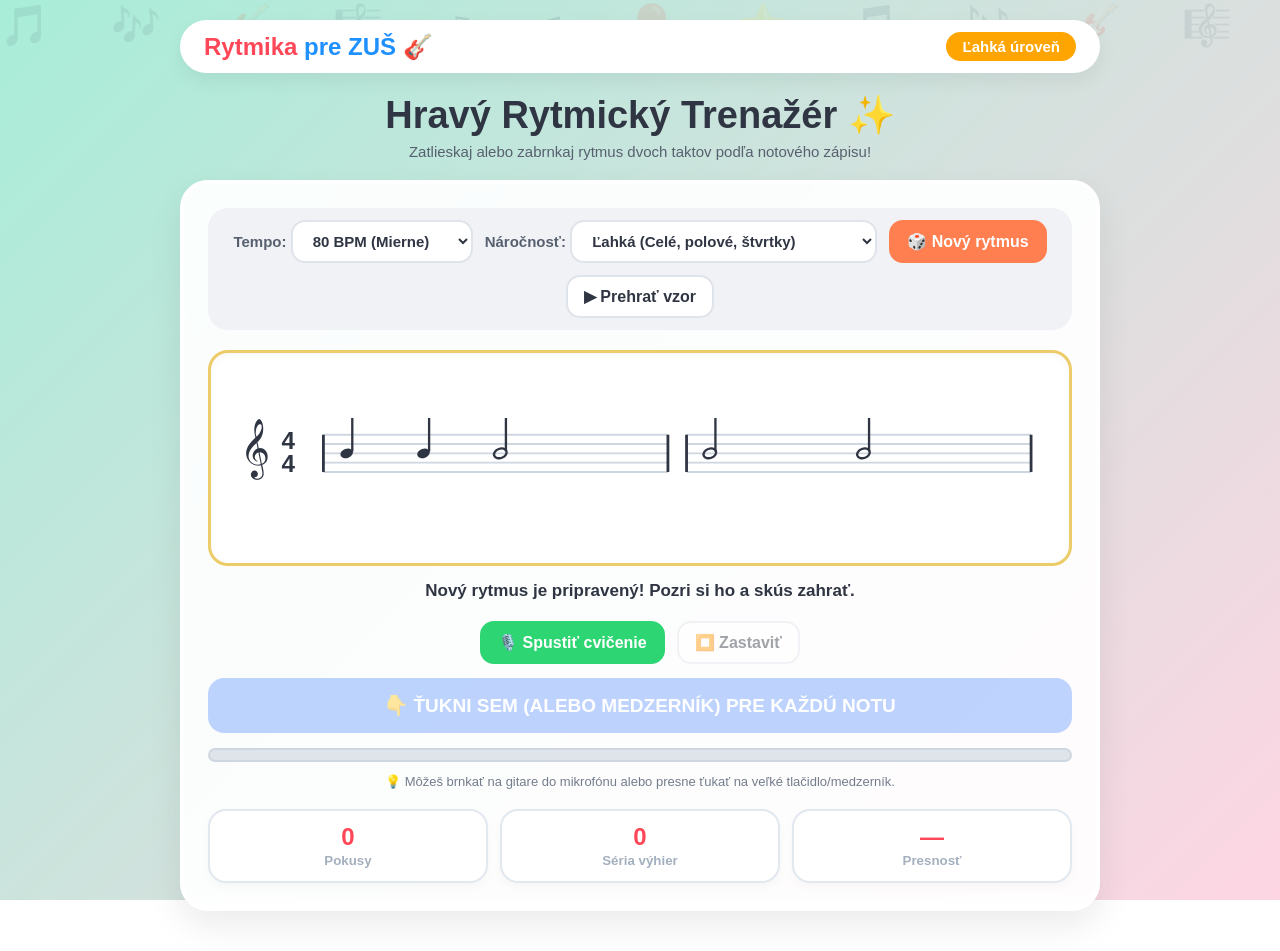
<file: gemini-code-1788893527720.html>
<!DOCTYPE html>
<html lang="sk">
<head>
<meta charset="UTF-8">
<meta name="viewport" content="width=device-width,initial-scale=1">
<title>Rytmika pre gitaristov - ZUŠ Edícia</title>
<style>
:root {
  --bg-gradient: linear-gradient(135deg, #a8edd8 0%, #fed6e3 100%);
  --panel-bg: rgba(255, 255, 255, 0.92);
  --primary: #ff6b81;
  --primary-hover: #ff4757;
  --accent: #2ed573;
  --text: #2f3542;
  --muted: #747d8c;
  --line: #eccc68;
  --bad: #ff4757;
  --card-bg: #ffffff;
}

* { box-sizing: border-box; }

body {
  margin: 0;
  background: var(--bg-gradient);
  background-attachment: fixed;
  color: var(--text);
  font-family: 'Comic Sans MS', 'Chalkboard SE', 'Segoe UI', sans-serif;
  min-height: 100vh;
  position: relative;
  overflow-x: hidden;
}

/* Hravé pozadie s hudobnými motívmi */
body::before {
  content: "🎵 🎶 🎸 🎼 ♫ ♬ 🎈 ⭐ 🎵 🎶 🎸 🎼";
  position: fixed;
  top: -20px;
  left: 0;
  width: 100%;
  height: 100%;
  font-size: 40px;
  opacity: 0.12;
  word-spacing: 50px;
  line-height: 90px;
  pointer-events: none;
  z-index: 0;
}

main {
  max-width: 950px;
  margin: auto;
  padding: 20px 15px 40px;
  position: relative;
  z-index: 1;
}

.top {
  display: flex;
  justify-content: space-between;
  align-items: center;
  background: white;
  padding: 12px 24px;
  border-radius: 50px;
  box-shadow: 0 8px 20px rgba(0,0,0,0.06);
}

.brand {
  font-weight: 900;
  font-size: 24px;
  color: #ff4757;
}

.brand span {
  color: #1e90ff;
}

#level-badge {
  background: #ffa502;
  color: white;
  padding: 6px 16px;
  border-radius: 20px;
  font-weight: bold;
  font-size: 15px;
}

h1 {
  font-size: clamp(24px, 4vw, 38px);
  margin: 20px 0 6px;
  text-align: center;
  color: #2f3542;
}

.sub {
  color: #57606f;
  text-align: center;
  max-width: 680px;
  margin: 0 auto 20px;
  font-size: 15px;
}

.panel {
  background: var(--panel-bg);
  border: 4px solid #ffffff;
  border-radius: 28px;
  padding: 24px;
  box-shadow: 0 15px 35px rgba(0,0,0,0.08);
  backdrop-filter: blur(5px);
}

.controls {
  display: flex;
  flex-wrap: wrap;
  gap: 12px;
  align-items: center;
  justify-content: center;
  margin-bottom: 20px;
  background: #f1f2f6;
  padding: 12px;
  border-radius: 20px;
}

.controls label {
  color: #57606f;
  font-size: 15px;
  font-weight: bold;
}

select, button {
  border: 2px solid #dfe4ea;
  background: white;
  color: var(--text);
  padding: 10px 16px;
  border-radius: 14px;
  font: inherit;
  font-weight: bold;
  cursor: pointer;
  transition: all 0.2s ease;
}

select:hover, button:hover {
  transform: translateY(-2px);
  box-shadow: 0 4px 10px rgba(0,0,0,0.08);
}

button.primary {
  background: #2ed573;
  color: white;
  border-color: #2ed573;
}

button.primary:hover {
  background: #26af5f;
}

button.btn-new {
  background: #ff7f50;
  color: white;
  border-color: #ff7f50;
}

button:disabled {
  opacity: 0.45;
  cursor: not-allowed;
  transform: none !important;
  box-shadow: none !important;
}

.score {
  background: #ffffff;
  border: 3px solid #eccc68;
  border-radius: 20px;
  padding: 15px 10px;
  margin: 10px 0 15px;
  box-shadow: inset 0 2px 8px rgba(0,0,0,0.03);
}

.score svg {
  display: block;
  width: 100%;
  height: auto;
  min-height: 180px;
}

.status {
  font-weight: bold;
  font-size: 17px;
  min-height: 28px;
  margin: 12px 0;
  text-align: center;
}

.actions {
  display: flex;
  gap: 12px;
  justify-content: center;
  flex-wrap: wrap;
}

.meter {
  height: 14px;
  background: #dfe4ea;
  border-radius: 99px;
  overflow: hidden;
  margin-top: 15px;
  border: 2px solid #ced6e0;
}

.fill {
  height: 100%;
  width: 0;
  background: linear-gradient(90deg, #2ed573, #1e90ff);
  transition: width 0.15s;
}

.stats {
  display: grid;
  grid-template-columns: repeat(3, 1fr);
  gap: 12px;
  margin-top: 20px;
}

.stat {
  background: var(--card-bg);
  border: 2px solid #e2e8f0;
  border-radius: 18px;
  padding: 12px;
  text-align: center;
  box-shadow: 0 4px 10px rgba(0,0,0,0.03);
}

.stat b {
  display: block;
  font-size: 24px;
  color: #ff4757;
}

.stat small {
  color: #a4b0be;
  font-weight: bold;
}

#tap {
  width: 100%;
  font-size: 19px;
  padding: 16px;
  margin-top: 14px;
  background: #70a1ff;
  color: white;
  border: none;
  border-radius: 16px;
  box-shadow: 0 6px 0 #1e90ff;
}

#tap:active:not(:disabled) {
  transform: translateY(4px);
  box-shadow: 0 2px 0 #1e90ff;
}

.good { color: #2ed573; }
.bad { color: #ff4757; }

.hint {
  color: #747d8c;
  font-size: 13px;
  text-align: center;
  margin-top: 12px;
}

@media(max-width: 650px) {
  .stats { grid-template-columns: 1fr 1fr; }
  .score { padding: 5px 0; }
  .top { flex-direction: column; gap: 8px; text-align: center; }
}
</style>
</head>
<body>
<main>
  <div class="top">
    <div class="brand">Rytmika <span>pre ZUŠ</span> 🎸</div>
    <div id="level-badge">Ľahká úroveň</div>
  </div>

  <h1>Hravý Rytmický Trenažér ✨</h1>
  <p class="sub">Zatlieskaj alebo zabrnkaj rytmus dvoch taktov podľa notového zápisu!</p>

  <section class="panel">
    <div class="controls">
      <label>Tempo: 
        <select id="bpm">
          <option value="60">60 BPM (Pomalé)</option>
          <option value="80" selected>80 BPM (Mierne)</option>
          <option value="100">100 BPM (Veselé)</option>
          <option value="120">120 BPM (Rýchle)</option>
        </select>
      </label>
      
      <label>Náročnosť: 
        <select id="difficulty">
          <option value="easy">Ľahká (Celé, polové, štvrtky)</option>
          <option value="normal">Stredná (Osminy, trioly, 16stiny)</option>
          <option value="hard">Ťažká ZUŠ (Bodky, stopky, sextoly)</option>
        </select>
      </label>
      
      <button id="newBtn" class="btn-new">🎲 Nový rytmus</button>
      <button id="playBtn">▶ Prehrať vzor</button>
    </div>

    <div class="score" id="notation"></div>
    <div class="status" id="status">Stlač "Spustiť cvičenie" a počúvaj alebo tlieskaj/brnkaj rytmus!</div>
    
    <div class="actions">
      <button class="primary" id="startBtn">🎙️ Spustiť cvičenie</button>
      <button id="stopBtn" disabled>⏹️ Zastaviť</button>
    </div>

    <button id="tap" disabled>👇 ŤUKNI SEM (ALEBO MEDZERNÍK) PRE KAŽDÚ NOTU</button>
    <div class="meter"><div class="fill" id="fill"></div></div>
    
    <div class="hint">💡 Môžeš brnkať na gitare do mikrofónu alebo presne ťukať na veľké tlačidlo/medzerník.</div>

    <div class="stats">
      <div class="stat"><b id="attempts">0</b><small>Pokusy</small></div>
      <div class="stat"><b id="streak">0</b><small>Séria výhier</small></div>
      <div class="stat"><b id="accuracy">—</b><small>Presnosť</small></div>
    </div>
  </section>
</main>

<script>
const notation = document.getElementById('notation');
const statusEl = document.getElementById('status');
const tap = document.getElementById('tap');
const fill = document.getElementById('fill');
const bpmSel = document.getElementById('bpm');
const diffSel = document.getElementById('difficulty');
const levelBadge = document.getElementById('level-badge');

let pattern = [], listening = false, startedAt = 0, taps = [], attempts = 0, streak = 0;
let audioCtx, analyser, source, raf, lastHit = 0;

/*
  Definícia rytmických prvkov (v jednotkách štvrtinových nôt, štvrtina = 1.0)
  Každý takt musí mať súčet presne 4.0. 
  Vďaka kombináciám vznikajú stovky variantov.
*/
const motifPool = {
  easy: [
    [4],                  // celá
    [2, 2],               // 2x polová
    [1, 1, 1, 1],         // 4x štvrtka
    [2, 1, 1],            // polová + 2 štvrtky
    [1, 1, 2],            // 2 štvrtky + polová
    [1, 2, 1],            // štvrtka + polová + štvrtka
    [2, 1, 0.5, 0.5]      // polová + štvrtka + 2 osminy
  ],
  normal: [
    [0.5, 0.5, 0.5, 0.5, 1, 1],                             // osminy + štvrtky
    [1, 0.5, 0.5, 1, 0.5, 0.5],                             // striedanie štvrtiek a osmin
    [1/3, 1/3, 1/3, 1, 1, 1],                               // triola + štvrtky
    [0.25, 0.25, 0.25, 0.25, 0.5, 0.5, 1],                   // 16stiny + osminy + štvrtka
    [1, 1/3, 1/3, 1/3, 0.5, 0.5, 1],                        // štvrtka + triola + osminy + štvrtka
    [0.5, 0.5, 0.25, 0.25, 0.25, 0.25, 1, 1],               // osminy + 16stiny + 2 štvrtky
    [0.25, 0.25, 0.5, 0.5, 0.5, 1, 0.5, 0.5]                // namixované osminy a 16stiny
  ],
  hard: [
    // Primeraná ťažká úroveň pre ZUŠ: mix s bodkami (1.5, 0.75), pomlčkami ({rest:true}), a sextolami
    [1.5, 0.5, 1, 1],                                       // bodkovaná polová + osmina + 2 štvrtky
    [0.75, 0.25, 1, 0.75, 0.25, 1],                         // bodkovaná štvrtka s 16stinou (synkopa/rytmická variácia)
    [1, {dur: 1, rest: true}, 1, 1],                         // štvrtková pomlčka (stopka)
    [0.5, {dur: 0.5, rest: true}, 0.5, 0.5, 1, 1],          // osminová pomlčka
    [1/6, 1/6, 1/6, 1/6, 1/6, 1/6, 1, 1, 1],                // 1 sextola + 3 štvrtky
    [1.5, 0.5, 0.75, 0.25, 1],                              // kombinácia bodkovaných nôt
    [1, {dur: 1, rest: true}, 0.5, 0.5, 1]                  // štvrtka + pomlčka + osminy + štvrtka
  ]
};

function getRandomBar(level) {
  const pool = motifPool[level];
  const choice = pool[Math.floor(Math.random() * pool.length)];
  // Klonovanie objektov/polí
  return choice.map(item => typeof item === 'object' ? {...item} : item);
}

function generatePattern() {
  const level = diffSel.value;
  // Vytvoríme 2-taktový vzor z dvoch náhodne vybraných barov
  pattern = [getRandomBar(level), getRandomBar(level)];
}

function newPattern() {
  generatePattern();
  taps = [];
  render();
  statusEl.textContent = 'Nový rytmus je pripravený! Pozri si ho a skús zahrať.';
  statusEl.className = 'status';
  fill.style.width = '0%';
  
  const labels = { easy: 'Ľahká úroveň', normal: 'Stredná úroveň', hard: 'Ťažká úroveň (ZUŠ)' };
  levelBadge.textContent = labels[diffSel.value];
}

// Vykresľovanie nôt SVG
function renderNoteSVG(x, y, duration, isRest) {
  if (isRest) {
    // Vykreslenie pomlčky (stopky)
    return `<path d="M ${x-4} ${y-15} L ${x+4} ${y-5} L ${x-2} ${y+2} Q ${x+6} ${y+5} ${x+2} ${y+12}" stroke="#ff4757" stroke-width="3" fill="none"/>`;
  }

  let svg = '';
  const isFilled = duration < 2; // polová a celá sú prázdne
  const hasStem = duration < 4;  // celá nota nemá nožičku

  // Hlavička noty
  if (isFilled) {
    svg += `<ellipse cx="${x}" cy="${y}" rx="7" ry="5" transform="rotate(-20 ${x} ${y})" fill="#2f3542"/>`;
  } else {
    svg += `<ellipse cx="${x}" cy="${y}" rx="7" ry="5" transform="rotate(-20 ${x} ${y})" fill="none" stroke="#2f3542" stroke-width="2.5"/>`;
  }

  // Nožička
  if (hasStem) {
    svg += `<line x1="${x+6}" y1="${y-2}" x2="${x+6}" y2="${y-38}" stroke="#2f3542" stroke-width="2.5"/>`;
  }

  // Zástavky pre osminy a 16stiny
  if (Math.abs(duration - 0.5) < 0.01) {
    svg += `<path d="M ${x+6} ${y-38} Q ${x+18} ${y-28} ${x+14} ${y-18}" stroke="#2f3542" stroke-width="2.5" fill="none"/>`;
  } else if (Math.abs(duration - 0.25) < 0.01) {
    svg += `<path d="M ${x+6} ${y-38} Q ${x+18} ${y-28} ${x+14} ${y-18}" stroke="#2f3542" stroke-width="2.5" fill="none"/>`;
    svg += `<path d="M ${x+6} ${y-30} Q ${x+18} ${y-20} ${x+14} ${y-10}" stroke="#2f3542" stroke-width="2.5" fill="none"/>`;
  }

  // Bodka za notou (napr. 1.5 alebo 0.75)
  if (duration === 1.5 || duration === 0.75) {
    svg += `<circle cx="${x+13}" cy="${y}" r="2.5" fill="#2f3542"/>`;
  }

  return svg;
}

function render() {
  const W = 900, H = 180;
  let svg = `<svg viewBox="0 0 ${W} ${H}" xmlns="http://www.w3.org/2000/svg">`;
  
  // Housľový kľúč a taktové označenie
  svg += `<text x="20" y="98" font-size="55" font-family="serif" fill="#2f3542">𝄞</text>`;
  svg += `<text x="65" y="80" font-size="26" font-weight="bold" font-family="sans-serif" fill="#2f3542">4</text>`;
  svg += `<text x="65" y="105" font-size="26" font-weight="bold" font-family="sans-serif" fill="#2f3542">4</text>`;

  const barXs = [110, 500];
  const barWidth = 370;

  pattern.forEach((bar, bi) => {
    const x0 = barXs[bi];
    // Notová osnova (5 čiar)
    for (let i = 0; i < 5; i++) {
      const lineY = 65 + i * 10;
      svg += `<line x1="${x0}" y1="${lineY}" x2="${x0 + barWidth}" y2="${lineY}" stroke="#ced6e0" stroke-width="2"/>`;
    }
    // Taktová čiara na začiatku a konci
    svg += `<line x1="${x0}" y1="65" x2="${x0}" y2="105" stroke="#2f3542" stroke-width="3"/>`;
    svg += `<line x1="${x0 + barWidth}" y1="65" x2="${x0 + barWidth}" y2="105" stroke="#2f3542" stroke-width="3"/>`;

    // Vykreslenie nôt v takte
    let currentBeat = 0;
    bar.forEach(item => {
      const dur = typeof item === 'object' ? item.dur : item;
      const isRest = typeof item === 'object' ? item.rest : false;
      
      const cx = x0 + (currentBeat / 4.0) * (barWidth - 40) + 25;
      const cy = 85; // Výška tónu C na druhej medzere

      svg += renderNoteSVG(cx, cy, dur, isRest);

      // Označenie pre Trioly (3) a Sextoly (6)
      if (Math.abs(dur - 1/3) < 0.01) {
        svg += `<text x="${cx-3}" y="${cy-44}" font-size="12" font-weight="bold" fill="#ff4757">3</text>`;
      } else if (Math.abs(dur - 1/6) < 0.01) {
        svg += `<text x="${cx-3}" y="${cy-44}" font-size="12" font-weight="bold" fill="#ff4757">6</text>`;
      }

      currentBeat += dur;
    });
  });

  svg += `</svg>`;
  notation.innerHTML = svg;
}

// Výpočet očakávaných časov úderov (vynechá pomlčky)
function getExpectedTimes() {
  const beatMs = 60000 / Number(bpmSel.value);
  let times = [];
  let currentTime = 0;

  pattern.flat().forEach(item => {
    const dur = typeof item === 'object' ? item.dur : item;
    const isRest = typeof item === 'object' ? item.rest : false;

    if (!isRest) {
      times.push(currentTime);
    }
    currentTime += dur * beatMs;
  });

  return times;
}

function evaluate(userTimes) {
  const expected = getExpectedTimes();
  if (!userTimes.length) {
    return { ok: false, score: 0, reason: 'Nič sme nezachytili. Skús to znova!' };
  }

  // Normalizácia k prvému úderu
  const userRel = userTimes.map((v, i) => i ? v - userTimes[0] : 0);
  const expRel = expected.map((v, i) => i ? v - expected[0] : 0);

  const countDiff = Math.abs(userRel.length - expRel.length);
  const countScore = Math.max(0, 1 - countDiff * 0.25);

  let totalErr = 0;
  const minLen = Math.min(userRel.length, expRel.length);
  for (let i = 0; i < minLen; i++) {
    totalErr += Math.min(1, Math.abs(userRel[i] - expRel[i]) / 200);
  }

  const timingScore = minLen ? Math.max(0, 1 - totalErr / minLen) : 0;
  const finalScore = Math.round(100 * (0.5 * countScore + 0.5 * timingScore));

  const isOk = finalScore >= 70 && countDiff === 0;
  return {
    ok: isOk,
    score: finalScore,
    reason: isOk ? 'Super práca! Rytmus je správny! 🎉' : 'Ešte to nie je úplne ono. Skús dodržať presnejšie rozostupy nôt.'
  };
}

function finish() {
  listening = false;
  tap.disabled = true;
  document.getElementById('stopBtn').disabled = true;
  
  const result = evaluate(taps);
  attempts++;
  document.getElementById('attempts').textContent = attempts;
  document.getElementById('accuracy').textContent = result.score + '%';

  if (result.ok) {
    streak++;
    document.getElementById('streak').textContent = streak;
    statusEl.innerHTML = `<span class="good">✓ ${result.reason}</span>`;
  } else {
    streak = 0;
    document.getElementById('streak').textContent = 0;
    statusEl.innerHTML = `<span class="bad">✕ ${result.reason}</span>`;
  }

  fill.style.width = Math.min(100, result.score) + '%';
  if (raf) cancelAnimationFrame(raf);
}

function hit() {
  if (!listening) return;
  const now = performance.now();
  if (now - lastHit < 80) return; // Debounce proti dvojitým klikom

  lastHit = now;
  taps.push(now);

  const expLen = getExpectedTimes().length;
  fill.style.width = Math.min(100, (taps.length / expLen) * 100) + '%';

  if (taps.length === expLen) {
    statusEl.textContent = 'Všetky noty odohraté! Klikni na "Zastaviť" pre vyhodnotenie.';
  }
}

tap.addEventListener('pointerdown', hit);
document.addEventListener('keydown', e => {
  if (e.code === 'Space') {
    e.preventDefault();
    hit();
  }
});

async function startMic() {
  try {
    const stream = await navigator.mediaDevices.getUserMedia({
      audio: { echoCancellation: false, noiseSuppression: false, autoGainControl: false }
    });

    audioCtx = new (window.AudioContext || window.webkitAudioContext)();
    await audioCtx.resume();

    source = audioCtx.createMediaStreamSource(stream);
    const hp = audioCtx.createBiquadFilter();
    hp.type = 'highpass';
    hp.frequency.value = 100;

    analyser = audioCtx.createAnalyser();
    analyser.fftSize = 1024;

    source.connect(hp);
    hp.connect(analyser);

    const data = new Float32Array(analyser.fftSize);
    listening = true;
    taps = [];
    startedAt = performance.now();
    lastHit = -Infinity;

    tap.disabled = false;
    document.getElementById('stopBtn').disabled = false;
    statusEl.textContent = 'Počúvam... Zahraj alebo zatlieskaj rytmus!';

    let prevEnergy = 0;

    function loop() {
      if (!listening) return;
      analyser.getFloatTimeDomainData(data);
      let sum = 0;
      for (let i = 0; i < data.length; i++) sum += data[i] * data[i];
      const rms = Math.sqrt(sum / data.length);

      if (rms > 0.03 && rms - prevEnergy > 0.015 && performance.now() - lastHit > 120) {
        hit();
      }
      prevEnergy = rms;
      raf = requestAnimationFrame(loop);
    }
    loop();

  } catch (e) {
    listening = true;
    taps = [];
    tap.disabled = false;
    document.getElementById('stopBtn').disabled = false;
    statusEl.textContent = 'Mikrofón nie je k dispozícii. Použi tlačidlo "Ťukni sem" alebo medzerník!';
  }
}

function stopMicrophone() {
  listening = false;
  if (raf) cancelAnimationFrame(raf);
  if (source && source.mediaStream) {
    source.mediaStream.getTracks().forEach(t => t.stop());
  }
  if (audioCtx) {
    try { audioCtx.close(); } catch(e){}
  }
}

document.getElementById('startBtn').onclick = startMic;
document.getElementById('stopBtn').onclick = () => { stopMicrophone(); finish(); };
document.getElementById('newBtn').onclick = newPattern;
diffSel.onchange = newPattern;

document.getElementById('playBtn').onclick = () => {
  const ctx = new (window.AudioContext || window.webkitAudioContext)();
  const beatMs = 60 / Number(bpmSel.value);
  let t = ctx.currentTime + 0.1;

  pattern.flat().forEach((item, i) => {
    const dur = typeof item === 'object' ? item.dur : item;
    const isRest = typeof item === 'object' ? item.rest : false;

    if (!isRest) {
      const osc = ctx.createOscillator();
      const gain = ctx.createGain();
      osc.frequency.value = (i === 0) ? 880 : 660; // Prvá nota taktu má vyšší tón
      gain.gain.setValueAtTime(0.001, t);
      gain.gain.exponentialRampToValueAtTime(0.2, t + 0.01);
      gain.gain.exponentialRampToValueAtTime(0.001, t + 0.12);

      osc.connect(gain).connect(ctx.destination);
      osc.start(t);
      osc.stop(t + 0.14);
    }
    t += dur * beatMs;
  });
};

// Inicializácia prvého rytmu
newPattern();
</script>
</body>
</html>
</file>
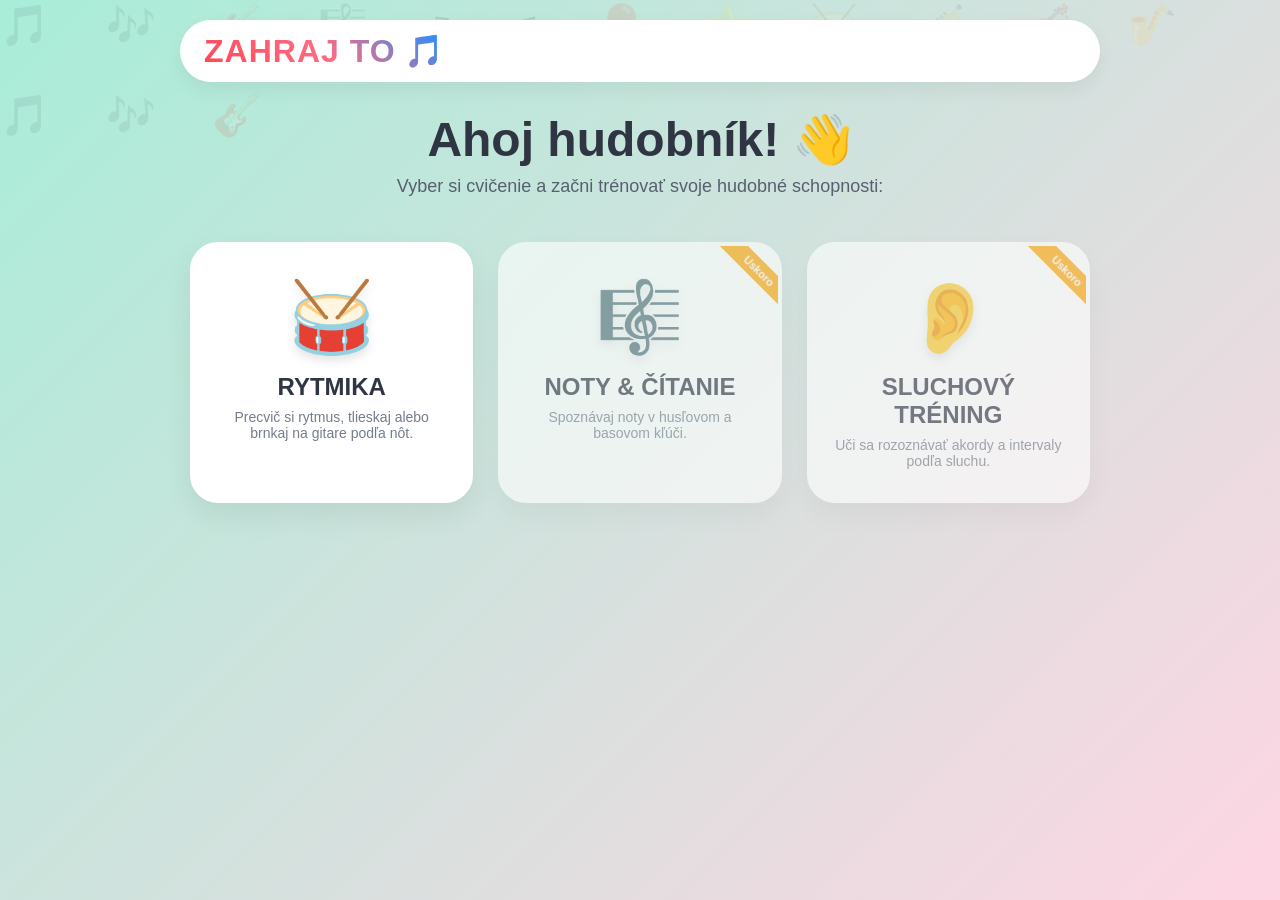
<file: gemini-code-1788979321020.html>
<!DOCTYPE html>
<html lang="sk">
<head>
<meta charset="UTF-8">
<meta name="viewport" content="width=device-width,initial-scale=1">
<title>ZAHRAJ TO - Detský hudobný svet</title>
<style>
:root {
  --bg-gradient: linear-gradient(135deg, #a8edd8 0%, #fed6e3 100%);
  --panel-bg: rgba(255, 255, 255, 0.92);
  --primary: #ff6b81;
  --primary-hover: #ff4757;
  --accent: #2ed573;
  --text: #2f3542;
  --muted: #747d8c;
  --line: #eccc68;
  --bad: #ff4757;
  --card-bg: #ffffff;
}

* { box-sizing: border-box; }

body {
  margin: 0;
  background: var(--bg-gradient);
  background-attachment: fixed;
  color: var(--text);
  font-family: 'Comic Sans MS', 'Chalkboard SE', 'Segoe UI', sans-serif;
  min-height: 100vh;
  position: relative;
  overflow-x: hidden;
}

/* Hravé pozadie s hudobnými motívmi */
body::before {
  content: "🎵 🎶 🎸 🎼 ♫ ♬ 🎈 ⭐ 🥁 🎺 🎻 🎷 🎵 🎶 🎸";
  position: fixed;
  top: -20px;
  left: 0;
  width: 100%;
  height: 100%;
  font-size: 40px;
  opacity: 0.12;
  word-spacing: 45px;
  line-height: 90px;
  pointer-events: none;
  z-index: 0;
}

main {
  max-width: 950px;
  margin: auto;
  padding: 20px 15px 40px;
  position: relative;
  z-index: 1;
}

/* NAVIGÁCIA A TOP BAR */
.top-nav {
  display: flex;
  justify-content: space-between;
  align-items: center;
  background: white;
  padding: 12px 24px;
  border-radius: 50px;
  box-shadow: 0 8px 20px rgba(0,0,0,0.06);
  margin-bottom: 25px;
}

.brand-main {
  font-weight: 900;
  font-size: 32px;
  letter-spacing: 1px;
  background: linear-gradient(45deg, #ff4757, #ff6b81, #1e90ff);
  -webkit-background-clip: text;
  -webkit-text-fill-color: transparent;
  display: flex;
  align-items: center;
  gap: 8px;
  cursor: pointer;
}

.btn-back {
  background: #ff4757;
  color: white;
  border: none;
  padding: 8px 18px;
  border-radius: 20px;
  font-weight: bold;
  font-size: 14px;
  cursor: pointer;
  display: none;
  box-shadow: 0 4px 10px rgba(255, 71, 87, 0.3);
}

.btn-back:hover {
  background: #ff6b81;
}

/* DOMOVSKÁ OBRAZOVKA (MENU) */
#home-view {
  animation: fadeIn 0.4s ease;
}

.hero-title {
  text-align: center;
  margin: 30px 0 10px;
}

.hero-title h1 {
  font-size: clamp(32px, 5vw, 48px);
  color: #2f3542;
  margin: 0;
}

.hero-title p {
  font-size: 18px;
  color: #57606f;
  margin-top: 8px;
}

.games-grid {
  display: grid;
  grid-template-columns: repeat(auto-fit, minmax(220px, 1fr));
  gap: 25px;
  margin-top: 35px;
  padding: 10px;
}

.game-card {
  background: white;
  border: 4px solid #ffffff;
  border-radius: 28px;
  padding: 30px 20px;
  text-align: center;
  cursor: pointer;
  box-shadow: 0 12px 30px rgba(0,0,0,0.07);
  transition: all 0.25s cubic-bezier(0.175, 0.885, 0.32, 1.275);
  position: relative;
  overflow: hidden;
}

.game-card:hover {
  transform: translateY(-10px) scale(1.03);
  box-shadow: 0 20px 40px rgba(0,0,0,0.12);
  border-color: #70a1ff;
}

.game-card .emoji-icon {
  font-size: 70px;
  display: block;
  margin-bottom: 15px;
  filter: drop-shadow(0 5px 5px rgba(0,0,0,0.1));
}

.game-card h2 {
  font-size: 24px;
  margin: 0 0 8px;
  color: #2f3542;
}

.game-card p {
  font-size: 14px;
  color: #747d8c;
  margin: 0;
}

.game-card.disabled {
  opacity: 0.6;
  cursor: not-allowed;
}

.game-card.disabled:hover {
  transform: none;
  border-color: #ffffff;
}

.tag-coming {
  position: absolute;
  top: 15px;
  right: -30px;
  background: #ffa502;
  color: white;
  font-size: 11px;
  font-weight: bold;
  padding: 4px 30px;
  transform: rotate(45deg);
}

/* RYTMICKÁ ČASŤ (CVIČENIE) */
#rhythm-view {
  display: none;
  animation: fadeIn 0.4s ease;
}

.panel {
  background: var(--panel-bg);
  border: 4px solid #ffffff;
  border-radius: 28px;
  padding: 24px;
  box-shadow: 0 15px 35px rgba(0,0,0,0.08);
  backdrop-filter: blur(5px);
}

.controls {
  display: flex;
  flex-wrap: wrap;
  gap: 12px;
  align-items: center;
  justify-content: center;
  margin-bottom: 20px;
  background: #f1f2f6;
  padding: 12px;
  border-radius: 20px;
}

.controls label {
  color: #57606f;
  font-size: 15px;
  font-weight: bold;
}

select, button {
  border: 2px solid #dfe4ea;
  background: white;
  color: var(--text);
  padding: 10px 16px;
  border-radius: 14px;
  font: inherit;
  font-weight: bold;
  cursor: pointer;
  transition: all 0.2s ease;
}

select:hover, button:hover {
  transform: translateY(-2px);
  box-shadow: 0 4px 10px rgba(0,0,0,0.08);
}

button.primary {
  background: #2ed573;
  color: white;
  border-color: #2ed573;
}

button.primary:hover {
  background: #26af5f;
}

button.btn-new {
  background: #ff7f50;
  color: white;
  border-color: #ff7f50;
}

button:disabled {
  opacity: 0.45;
  cursor: not-allowed;
  transform: none !important;
  box-shadow: none !important;
}

.score {
  background: #ffffff;
  border: 3px solid #eccc68;
  border-radius: 20px;
  padding: 15px 10px;
  margin: 10px 0 15px;
  box-shadow: inset 0 2px 8px rgba(0,0,0,0.03);
}

.score svg {
  display: block;
  width: 100%;
  height: auto;
  min-height: 180px;
}

.status {
  font-weight: bold;
  font-size: 17px;
  min-height: 28px;
  margin: 12px 0;
  text-align: center;
}

.actions {
  display: flex;
  gap: 12px;
  justify-content: center;
  flex-wrap: wrap;
}

.meter {
  height: 14px;
  background: #dfe4ea;
  border-radius: 99px;
  overflow: hidden;
  margin-top: 15px;
  border: 2px solid #ced6e0;
}

.fill {
  height: 100%;
  width: 0;
  background: linear-gradient(90deg, #2ed573, #1e90ff);
  transition: width 0.15s;
}

.stats {
  display: grid;
  grid-template-columns: repeat(3, 1fr);
  gap: 12px;
  margin-top: 20px;
}

.stat {
  background: var(--card-bg);
  border: 2px solid #e2e8f0;
  border-radius: 18px;
  padding: 12px;
  text-align: center;
  box-shadow: 0 4px 10px rgba(0,0,0,0.03);
}

.stat b {
  display: block;
  font-size: 24px;
  color: #ff4757;
}

.stat small {
  color: #a4b0be;
  font-weight: bold;
}

#tap {
  width: 100%;
  font-size: 19px;
  padding: 16px;
  margin-top: 14px;
  background: #70a1ff;
  color: white;
  border: none;
  border-radius: 16px;
  box-shadow: 0 6px 0 #1e90ff;
}

#tap:active:not(:disabled) {
  transform: translateY(4px);
  box-shadow: 0 2px 0 #1e90ff;
}

.good { color: #2ed573; }
.bad { color: #ff4757; }

.hint {
  color: #747d8c;
  font-size: 13px;
  text-align: center;
  margin-top: 12px;
}

#level-badge {
  background: #ffa502;
  color: white;
  padding: 6px 16px;
  border-radius: 20px;
  font-weight: bold;
  font-size: 15px;
}

@keyframes fadeIn {
  from { opacity: 0; transform: translateY(10px); }
  to { opacity: 1; transform: translateY(0); }
}

@media(max-width: 650px) {
  .stats { grid-template-columns: 1fr 1fr; }
  .score { padding: 5px 0; }
  .top-nav { flex-direction: column; gap: 10px; text-align: center; }
}
</style>
</head>
<body>
<main>
  <!-- HORNÁ LIŠTA (SPOLOČNÁ) -->
  <div class="top-nav">
    <div class="brand-main" onclick="showHome()">
      <span>ZAHRAJ TO</span> 🎵
    </div>
    <button class="btn-back" id="backBtn" onclick="showHome()">⬅ Zpät do menu</button>
  </div>

  <!-- ÚVODNÁ STRÁNKA (DOMOV / MENU) -->
  <div id="home-view">
    <div class="hero-title">
      <h1>Ahoj hudobník! 👋</h1>
      <p>Vyber si cvičenie a začni trénovať svoje hudobné schopnosti:</p>
    </div>

    <div class="games-grid">
      <!-- DLAŽDICA RYTMIKA -->
      <div class="game-card" onclick="openRhythmGame()">
        <span class="emoji-icon">🥁</span>
        <h2>RYTMIKA</h2>
        <p>Precvič si rytmus, tlieskaj alebo brnkaj na gitare podľa nôt.</p>
      </div>

      <!-- PRIPRAVOVANÉ ĎALŠIE CVIČENIA (PRE ZUŠ) -->
      <div class="game-card disabled">
        <div class="tag-coming">Uskoro</div>
        <span class="emoji-icon">🎼</span>
        <h2>NOTY & ČÍTANIE</h2>
        <p>Spoznávaj noty v husľovom a basovom kľúči.</p>
      </div>

      <div class="game-card disabled">
        <div class="tag-coming">Uskoro</div>
        <span class="emoji-icon">👂</span>
        <h2>SLUCHOVÝ TRÉNING</h2>
        <p>Uči sa rozoznávať akordy a intervaly podľa sluchu.</p>
      </div>
    </div>
  </div>

  <!-- CVIČENIE RYTMIKA -->
  <div id="rhythm-view">
    <div style="display:flex; justify-content:space-between; align-items:center; margin-bottom: 15px;">
      <h2 style="margin:0; font-size: 28px;">Rytmický trenažér 🎸</h2>
      <div id="level-badge">Ľahká úroveň</div>
    </div>

    <section class="panel">
      <div class="controls">
        <label>Tempo: 
          <select id="bpm">
            <option value="60">60 BPM (Pomalé)</option>
            <option value="80" selected>80 BPM (Mierne)</option>
            <option value="100">100 BPM (Veselé)</option>
            <option value="120">120 BPM (Rýchle)</option>
          </select>
        </label>
        
        <label>Náročnosť: 
          <select id="difficulty">
            <option value="easy">Ľahká (Celé, polové, štvrtky)</option>
            <option value="normal">Stredná (Osminy, trioly, 16stiny)</option>
            <option value="hard">Ťažká ZUŠ (Bodky, stopky, sextoly)</option>
          </select>
        </label>
        
        <button id="newBtn" class="btn-new">🎲 Nový rytmus</button>
        <button id="playBtn">▶ Prehrať vzor</button>
      </div>

      <div class="score" id="notation"></div>
      <div class="status" id="status">Stlač "Spustiť cvičenie" a počúvaj alebo tlieskaj/brnkaj rytmus!</div>
      
      <div class="actions">
        <button class="primary" id="startBtn">🎙️ Spustiť cvičenie</button>
        <button id="stopBtn" disabled>⏹️ Zastaviť</button>
      </div>

      <button id="tap" disabled>👇 ŤUKNI SEM (ALEBO MEDZERNÍK) PRE KAŽDÚ NOTU</button>
      <div class="meter"><div class="fill" id="fill"></div></div>
      
      <div class="hint">💡 Môžeš brnkať na gitare do mikrofónu alebo presne ťukať na veľké tlačidlo/medzerník.</div>

      <div class="stats">
        <div class="stat"><b id="attempts">0</b><small>Pokusy</small></div>
        <div class="stat"><b id="streak">0</b><small>Séria výhier</small></div>
        <div class="stat"><b id="accuracy">—</b><small>Presnosť</small></div>
      </div>
    </section>
  </div>
</main>

<script>
// --- NAVIGÁCIA MEDZI STRÁNKAMI ---
const homeView = document.getElementById('home-view');
const rhythmView = document.getElementById('rhythm-view');
const backBtn = document.getElementById('backBtn');

function showHome() {
  rhythmView.style.display = 'none';
  homeView.style.display = 'block';
  backBtn.style.display = 'none';
  if (listening) stopMicrophone();
}

function openRhythmGame() {
  homeView.style.display = 'none';
  rhythmView.style.display = 'block';
  backBtn.style.display = 'block';
  newPattern();
}

// --- LOGIKA RYTMIKY ---
const notation = document.getElementById('notation');
const statusEl = document.getElementById('status');
const tap = document.getElementById('tap');
const fill = document.getElementById('fill');
const bpmSel = document.getElementById('bpm');
const diffSel = document.getElementById('difficulty');
const levelBadge = document.getElementById('level-badge');

let pattern = [], listening = false, startedAt = 0, taps = [], attempts = 0, streak = 0;
let audioCtx, analyser, source, raf, lastHit = 0;

const motifPool = {
  easy: [
    [4],                  
    [2, 2],               
    [1, 1, 1, 1],         
    [2, 1, 1],            
    [1, 1, 2],            
    [1, 2, 1],            
    [2, 1, 0.5, 0.5]      
  ],
  normal: [
    [0.5, 0.5, 0.5, 0.5, 1, 1],                             
    [1, 0.5, 0.5, 1, 0.5, 0.5],                             
    [1/3, 1/3, 1/3, 1, 1, 1],                               
    [0.25, 0.25, 0.25, 0.25, 0.5, 0.5, 1],                   
    [1, 1/3, 1/3, 1/3, 0.5, 0.5, 1],                        
    [0.5, 0.5, 0.25, 0.25, 0.25, 0.25, 1, 1],               
    [0.25, 0.25, 0.5, 0.5, 0.5, 1, 0.5, 0.5]                
  ],
  hard: [
    [1.5, 0.5, 1, 1],                                       
    [0.75, 0.25, 1, 0.75, 0.25, 1],                         
    [1, {dur: 1, rest: true}, 1, 1],                         
    [0.5, {dur: 0.5, rest: true}, 0.5, 0.5, 1, 1],          
    [1/6, 1/6, 1/6, 1/6, 1/6, 1/6, 1, 1, 1],                
    [1.5, 0.5, 0.75, 0.25, 1],                              
    [1, {dur: 1, rest: true}, 0.5, 0.5, 1]                  
  ]
};

function getRandomBar(level) {
  const pool = motifPool[level];
  const choice = pool[Math.floor(Math.random() * pool.length)];
  return choice.map(item => typeof item === 'object' ? {...item} : item);
}

function generatePattern() {
  const level = diffSel.value;
  pattern = [getRandomBar(level), getRandomBar(level)];
}

function newPattern() {
  generatePattern();
  taps = [];
  render();
  statusEl.textContent = 'Nový rytmus je pripravený! Pozri si ho a skús zahrať.';
  statusEl.className = 'status';
  fill.style.width = '0%';
  
  const labels = { easy: 'Ľahká úroveň', normal: 'Stredná úroveň', hard: 'Ťažká úroveň (ZUŠ)' };
  levelBadge.textContent = labels[diffSel.value];
}

function renderNoteSVG(x, y, duration, isRest) {
  if (isRest) {
    return `<path d="M ${x-4} ${y-15} L ${x+4} ${y-5} L ${x-2} ${y+2} Q ${x+6} ${y+5} ${x+2} ${y+12}" stroke="#ff4757" stroke-width="3" fill="none"/>`;
  }

  let svg = '';
  const isFilled = duration < 2; 
  const hasStem = duration < 4;  

  if (isFilled) {
    svg += `<ellipse cx="${x}" cy="${y}" rx="7" ry="5" transform="rotate(-20 ${x} ${y})" fill="#2f3542"/>`;
  } else {
    svg += `<ellipse cx="${x}" cy="${y}" rx="7" ry="5" transform="rotate(-20 ${x} ${y})" fill="none" stroke="#2f3542" stroke-width="2.5"/>`;
  }

  if (hasStem) {
    svg += `<line x1="${x+6}" y1="${y-2}" x2="${x+6}" y2="${y-38}" stroke="#2f3542" stroke-width="2.5"/>`;
  }

  if (Math.abs(duration - 0.5) < 0.01) {
    svg += `<path d="M ${x+6} ${y-38} Q ${x+18} ${y-28} ${x+14} ${y-18}" stroke="#2f3542" stroke-width="2.5" fill="none"/>`;
  } else if (Math.abs(duration - 0.25) < 0.01) {
    svg += `<path d="M ${x+6} ${y-38} Q ${x+18} ${y-28} ${x+14} ${y-18}" stroke="#2f3542" stroke-width="2.5" fill="none"/>`;
    svg += `<path d="M ${x+6} ${y-30} Q ${x+18} ${y-20} ${x+14} ${y-10}" stroke="#2f3542" stroke-width="2.5" fill="none"/>`;
  }

  if (duration === 1.5 || duration === 0.75) {
    svg += `<circle cx="${x+13}" cy="${y}" r="2.5" fill="#2f3542"/>`;
  }

  return svg;
}

function render() {
  const W = 900, H = 180;
  let svg = `<svg viewBox="0 0 ${W} ${H}" xmlns="http://www.w3.org/2000/svg">`;
  
  svg += `<text x="20" y="98" font-size="55" font-family="serif" fill="#2f3542">𝄞</text>`;
  svg += `<text x="65" y="80" font-size="26" font-weight="bold" font-family="sans-serif" fill="#2f3542">4</text>`;
  svg += `<text x="65" y="105" font-size="26" font-weight="bold" font-family="sans-serif" fill="#2f3542">4</text>`;

  const barXs = [110, 500];
  const barWidth = 370;

  pattern.forEach((bar, bi) => {
    const x0 = barXs[bi];
    for (let i = 0; i < 5; i++) {
      const lineY = 65 + i * 10;
      svg += `<line x1="${x0}" y1="${lineY}" x2="${x0 + barWidth}" y2="${lineY}" stroke="#ced6e0" stroke-width="2"/>`;
    }
    svg += `<line x1="${x0}" y1="65" x2="${x0}" y2="105" stroke="#2f3542" stroke-width="3"/>`;
    svg += `<line x1="${x0 + barWidth}" y1="65" x2="${x0 + barWidth}" y2="105" stroke="#2f3542" stroke-width="3"/>`;

    let currentBeat = 0;
    bar.forEach(item => {
      const dur = typeof item === 'object' ? item.dur : item;
      const isRest = typeof item === 'object' ? item.rest : false;
      
      const cx = x0 + (currentBeat / 4.0) * (barWidth - 40) + 25;
      const cy = 85; 

      svg += renderNoteSVG(cx, cy, dur, isRest);

      if (Math.abs(dur - 1/3) < 0.01) {
        svg += `<text x="${cx-3}" y="${cy-44}" font-size="12" font-weight="bold" fill="#ff4757">3</text>`;
      } else if (Math.abs(dur - 1/6) < 0.01) {
        svg += `<text x="${cx-3}" y="${cy-44}" font-size="12" font-weight="bold" fill="#ff4757">6</text>`;
      }

      currentBeat += dur;
    });
  });

  svg += `</svg>`;
  notation.innerHTML = svg;
}

function getExpectedTimes() {
  const beatMs = 60000 / Number(bpmSel.value);
  let times = [];
  let currentTime = 0;

  pattern.flat().forEach(item => {
    const dur = typeof item === 'object' ? item.dur : item;
    const isRest = typeof item === 'object' ? item.rest : false;

    if (!isRest) {
      times.push(currentTime);
    }
    currentTime += dur * beatMs;
  });

  return times;
}

function evaluate(userTimes) {
  const expected = getExpectedTimes();
  if (!userTimes.length) {
    return { ok: false, score: 0, reason: 'Nič sme nezachytili. Skús to znova!' };
  }

  const userRel = userTimes.map((v, i) => i ? v - userTimes[0] : 0);
  const expRel = expected.map((v, i) => i ? v - expected[0] : 0);

  const countDiff = Math.abs(userRel.length - expRel.length);
  const countScore = Math.max(0, 1 - countDiff * 0.25);

  let totalErr = 0;
  const minLen = Math.min(userRel.length, expRel.length);
  for (let i = 0; i < minLen; i++) {
    totalErr += Math.min(1, Math.abs(userRel[i] - expRel[i]) / 200);
  }

  const timingScore = minLen ? Math.max(0, 1 - totalErr / minLen) : 0;
  const finalScore = Math.round(100 * (0.5 * countScore + 0.5 * timingScore));

  const isOk = finalScore >= 70 && countDiff === 0;
  return {
    ok: isOk,
    score: finalScore,
    reason: isOk ? 'Super práca! Rytmus je správny! 🎉' : 'Ešte to nie je úplne ono. Skús dodržať presnejšie rozostupy nôt.'
  };
}

function finish() {
  listening = false;
  tap.disabled = true;
  document.getElementById('stopBtn').disabled = true;
  
  const result = evaluate(taps);
  attempts++;
  document.getElementById('attempts').textContent = attempts;
  document.getElementById('accuracy').textContent = result.score + '%';

  if (result.ok) {
    streak++;
    document.getElementById('streak').textContent = streak;
    statusEl.innerHTML = `<span class="good">✓ ${result.reason}</span>`;
  } else {
    streak = 0;
    document.getElementById('streak').textContent = 0;
    statusEl.innerHTML = `<span class="bad">✕ ${result.reason}</span>`;
  }

  fill.style.width = Math.min(100, result.score) + '%';
  if (raf) cancelAnimationFrame(raf);
}

function hit() {
  if (!listening) return;
  const now = performance.now();
  if (now - lastHit < 80) return; 

  lastHit = now;
  taps.push(now);

  const expLen = getExpectedTimes().length;
  fill.style.width = Math.min(100, (taps.length / expLen) * 100) + '%';

  if (taps.length === expLen) {
    statusEl.textContent = 'Všetky noty odohraté! Klikni na "Zastaviť" pre vyhodnotenie.';
  }
}

tap.addEventListener('pointerdown', hit);
document.addEventListener('keydown', e => {
  if (e.code === 'Space' && rhythmView.style.display !== 'none') {
    e.preventDefault();
    hit();
  }
});

async function startMic() {
  try {
    const stream = await navigator.mediaDevices.getUserMedia({
      audio: { echoCancellation: false, noiseSuppression: false, autoGainControl: false }
    });

    audioCtx = new (window.AudioContext || window.webkitAudioContext)();
    await audioCtx.resume();

    source = audioCtx.createMediaStreamSource(stream);
    const hp = audioCtx.createBiquadFilter();
    hp.type = 'highpass';
    hp.frequency.value = 100;

    analyser = audioCtx.createAnalyser();
    analyser.fftSize = 1024;

    source.connect(hp);
    hp.connect(analyser);

    const data = new Float32Array(analyser.fftSize);
    listening = true;
    taps = [];
    startedAt = performance.now();
    lastHit = -Infinity;

    tap.disabled = false;
    document.getElementById('stopBtn').disabled = false;
    statusEl.textContent = 'Počúvam... Zahraj alebo zatlieskaj rytmus!';

    let prevEnergy = 0;

    function loop() {
      if (!listening) return;
      analyser.getFloatTimeDomainData(data);
      let sum = 0;
      for (let i = 0; i < data.length; i++) sum += data[i] * data[i];
      const rms = Math.sqrt(sum / data.length);

      if (rms > 0.03 && rms - prevEnergy > 0.015 && performance.now() - lastHit > 120) {
        hit();
      }
      prevEnergy = rms;
      raf = requestAnimationFrame(loop);
    }
    loop();

  } catch (e) {
    listening = true;
    taps = [];
    tap.disabled = false;
    document.getElementById('stopBtn').disabled = false;
    statusEl.textContent = 'Mikrofón nie je k dispozícii. Použi tlačidlo "Ťukni sem" alebo medzerník!';
  }
}

function stopMicrophone() {
  listening = false;
  if (raf) cancelAnimationFrame(raf);
  if (source && source.mediaStream) {
    source.mediaStream.getTracks().forEach(t => t.stop());
  }
  if (audioCtx) {
    try { audioCtx.close(); } catch(e){}
  }
}

document.getElementById('startBtn').onclick = startMic;
document.getElementById('stopBtn').onclick = () => { stopMicrophone(); finish(); };
document.getElementById('newBtn').onclick = newPattern;
diffSel.onchange = newPattern;

document.getElementById('playBtn').onclick = () => {
  const ctx = new (window.AudioContext || window.webkitAudioContext)();
  const beatMs = 60 / Number(bpmSel.value);
  let t = ctx.currentTime + 0.1;

  pattern.flat().forEach((item, i) => {
    const dur = typeof item === 'object' ? item.dur : item;
    const isRest = typeof item === 'object' ? item.rest : false;

    if (!isRest) {
      const osc = ctx.createOscillator();
      const gain = ctx.createGain();
      osc.frequency.value = (i === 0) ? 880 : 660; 
      gain.gain.setValueAtTime(0.001, t);
      gain.gain.exponentialRampToValueAtTime(0.2, t + 0.01);
      gain.gain.exponentialRampToValueAtTime(0.001, t + 0.12);

      osc.connect(gain).connect(ctx.destination);
      osc.start(t);
      osc.stop(t + 0.14);
    }
    t += dur * beatMs;
  });
};
</script>
</body>
</html>
</file>
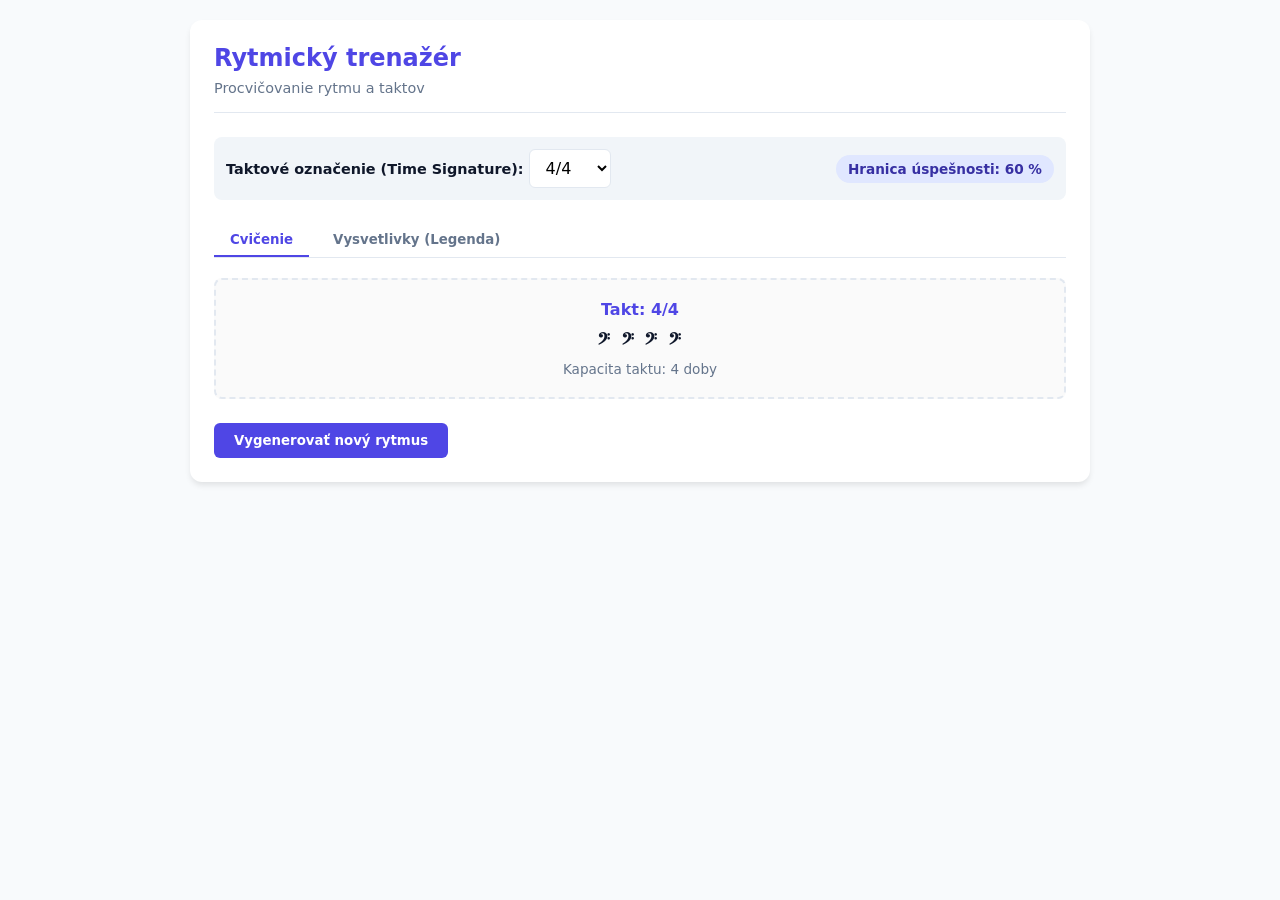
<file: gemini-code-1788981181530.html>
<!DOCTYPE html>
<html lang="sk">
<head>
  <meta charset="UTF-8">
  <meta name="viewport" content="width=device-width, initial-scale=1.0">
  <title>Rytmický trenažér</title>
  <style>
    :root {
      --primary: #4f46e5;
      --primary-hover: #4338ca;
      --bg: #f8fafc;
      --card-bg: #ffffff;
      --text: #0f172a;
      --text-muted: #64748b;
      --border: #e2e8f0;
    }

    * { box-sizing: border-box; margin: 0; padding: 0; font-family: system-ui, -apple-system, sans-serif; }
    body { background-color: var(--bg); color: var(--text); padding: 20px; display: flex; justify-content: center; }
    .container { max-width: 900px; width: 100%; background: var(--card-bg); border-radius: 12px; padding: 24px; box-shadow: 0 4px 6px -1px rgba(0,0,0,0.1); }
    
    header { margin-bottom: 24px; border-bottom: 1px solid var(--border); padding-bottom: 16px; }
    h1 { font-size: 1.5rem; color: var(--primary); margin-bottom: 8px; }
    
    .controls { display: flex; gap: 16px; align-items: center; margin-bottom: 24px; flex-wrap: wrap; background: #f1f5f9; padding: 12px; border-radius: 8px; }
    label { font-weight: 600; font-size: 0.9rem; }
    select { padding: 8px 12px; border-radius: 6px; border: 1px solid var(--border); font-size: 1rem; background: white; cursor: pointer; }
    
    .score-badge { margin-left: auto; font-size: 0.85rem; background: #e0e7ff; color: #3730a3; padding: 6px 12px; border-radius: 20px; font-weight: 600; }

    .rhythm-box { background: #fafafa; border: 2px dashed var(--border); border-radius: 8px; padding: 20px; text-align: center; margin-bottom: 24px; min-height: 120px; display: flex; flex-direction: column; justify-content: center; align-items: center; }
    .measure-display { font-size: 1.25rem; font-weight: bold; margin-top: 10px; letter-spacing: 2px; }

    .nav-tabs { display: flex; gap: 8px; border-bottom: 1px solid var(--border); margin-bottom: 20px; }
    .tab-btn { padding: 8px 16px; border: none; background: none; font-weight: 600; color: var(--text-muted); cursor: pointer; border-bottom: 2px solid transparent; }
    .tab-btn.active { color: var(--primary); border-bottom-color: var(--primary); }

    .tab-content { display: none; }
    .tab-content.active { display: block; }

    /* Tabuľka vysvetliviek */
    table { width: 100%; border-collapse: collapse; text-align: left; }
    th, td { padding: 10px 12px; border-bottom: 1px solid var(--border); font-size: 0.9rem; }
    th { background: #f8fafc; color: var(--text-muted); }
    .symbol { font-weight: bold; font-size: 1.1rem; }

    .btn { background: var(--primary); color: white; border: none; padding: 10px 20px; border-radius: 6px; font-weight: 600; cursor: pointer; transition: background 0.2s; }
    .btn:hover { background: var(--primary-hover); }
  </style>
</head>
<body>

<div class="container">
  <header>
    <h1>Rytmický trenažér</h1>
    <p style="color: var(--text-muted); font-size: 0.9rem;">Procvičovanie rytmu a taktov</p>
  </header>

  <!-- Ovládací panel -->
  <div class="controls">
    <div>
      <label for="timeSignature">Taktové označenie (Time Signature): </label>
      <select id="timeSignature" onchange="changeTimeSignature()">
        <option value="2/4">2/4</option>
        <option value="3/4">3/4</option>
        <option value="4/4" selected>4/4</option>
        <option value="5/4">5/4</option>
        <option value="6/8">6/8</option>
        <option value="7/8">7/8</option>
        <option value="12/8">12/8</option>
      </select>
    </div>
    <div class="score-badge">Hranica úspešnosti: 60 %</div>
  </div>

  <!-- Záložky -->
  <div class="nav-tabs">
    <button class="tab-btn active" onclick="switchTab('exercise')">Cvičenie</button>
    <button class="tab-btn" onclick="switchTab('legend')">Vysvetlivky (Legenda)</button>
  </div>

  <!-- Obsah: Cvičenie -->
  <div id="exercise" class="tab-content active">
    <div class="rhythm-box">
      <div id="tsDisplay" style="font-weight: 600; color: var(--primary);">Takt: 4/4</div>
      <div class="measure-display" id="rhythmPattern">𝄢  𝄢  𝄢  𝄢</div>
      <p id="beatsCount" style="margin-top: 8px; font-size: 0.85rem; color: var(--text-muted);">Kapacita taktu: 4 doby</p>
    </div>
    <button class="btn" onclick="generateRandomPattern()">Vygenerovať nový rytmus</button>
  </div>

  <!-- Obsah: Vysvetlivky -->
  <div id="legend" class="tab-content">
    <table>
      <thead>
        <tr>
          <th>Typ</th>
          <th>Názov</th>
          <th>Dĺžka / Trvanie</th>
          <th>Popis</th>
        </tr>
      </thead>
      <tbody>
        <tr><td class="symbol">𝅗𝅥 / 𝄻</td><td>Celá nota / pomlčka</td><td>4 doby</td><td>Trvá celé 4 doby v 4/4 takte.</td></tr>
        <tr><td class="symbol">𝅘𝅥 / 𝄼</td><td>Polová nota / pomlčka</td><td>2 doby</td><td>Polovica celej noty.</td></tr>
        <tr><td class="symbol">♩ / 𝄽</td><td>Štvrťová nota / pomlčka</td><td>1 doba</td><td>Základná jednotka väčšiny taktov.</td></tr>
        <tr><td class="symbol">♪ / 𝄾</td><td>Ôsminová nota / pomlčka</td><td>1/2 doby</td><td>Dve ôsminové noty tvoria 1 dobu.</td></tr>
        <tr><td class="symbol">𝅘𝅥𝅮 / 𝄿</td><td>Šesťnástinová nota / pomlčka</td><td>1/4 doby</td><td>Štyri šesťnástinové noty tvoria 1 dobu.</td></tr>
        <tr><td class="symbol">3️⃣</td><td>Triola</td><td>3 noty v cene 2</td><td>Rytmická skupina 3 nôt na ploche 2 rovnako dlhých nôt.</td></tr>
        <tr><td class="symbol">6️⃣</td><td>Sextola</td><td>6 nôt v cene 4</td><td>Rytmická skupina 6 nôt rozdelená do jednej doby/taktu.</td></tr>
        <tr><td class="symbol">♩.</td><td>Nota s bodkou</td><td>+50% dĺžky</td><td>Bodka predlžuje trvanie noty o polovicu jej hodnoty (napr. štvrťová s bodkou = 1.5 doby).</td></tr>
        <tr><td class="symbol">𝄼 - 𝄿</td><td>Stopky / Pomlčky</td><td>Rôzne</td><td>Pauza/ticho v príslušnej dĺžke danej noty.</td></tr>
      </tbody>
    </table>
  </div>
</div>

<script>
  function switchTab(tabId) {
    document.querySelectorAll('.tab-content').forEach(el => el.classList.remove('active'));
    document.querySelectorAll('.tab-btn').forEach(el => el.classList.remove('active'));
    
    document.getElementById(tabId).classList.add('active');
    event.target.classList.add('active');
  }

  function changeTimeSignature() {
    const ts = document.getElementById('timeSignature').value;
    document.getElementById('tsDisplay').innerText = `Takt: ${ts}`;
    
    let beats = 4;
    if (ts === '2/4') beats = 2;
    else if (ts === '3/4') beats = 3;
    else if (ts === '4/4') beats = 4;
    else if (ts === '5/4') beats = 5;
    else if (ts === '6/8') beats = 3; // 6 ôsminiek = 3 štvrťové doby
    else if (ts === '7/8') beats = 3.5;
    else if (ts === '12/8') beats = 6;

    document.getElementById('beatsCount').innerText = `Kapacita taktu: ${beats} dôb`;
    generateRandomPattern();
  }

  function generateRandomPattern() {
    const notes = ['♩', '♪♪', '𝅘𝅥𝅮𝅘𝅥𝅮𝅘𝅥𝅮𝅘𝅥𝅮', '𝄽', '♩. ♪'];
    const selected = notes[Math.floor(Math.random() * notes.length)];
    document.getElementById('rhythmPattern').innerText = selected + " | " + selected;
  }
</script>

</body>
</html>
</file>
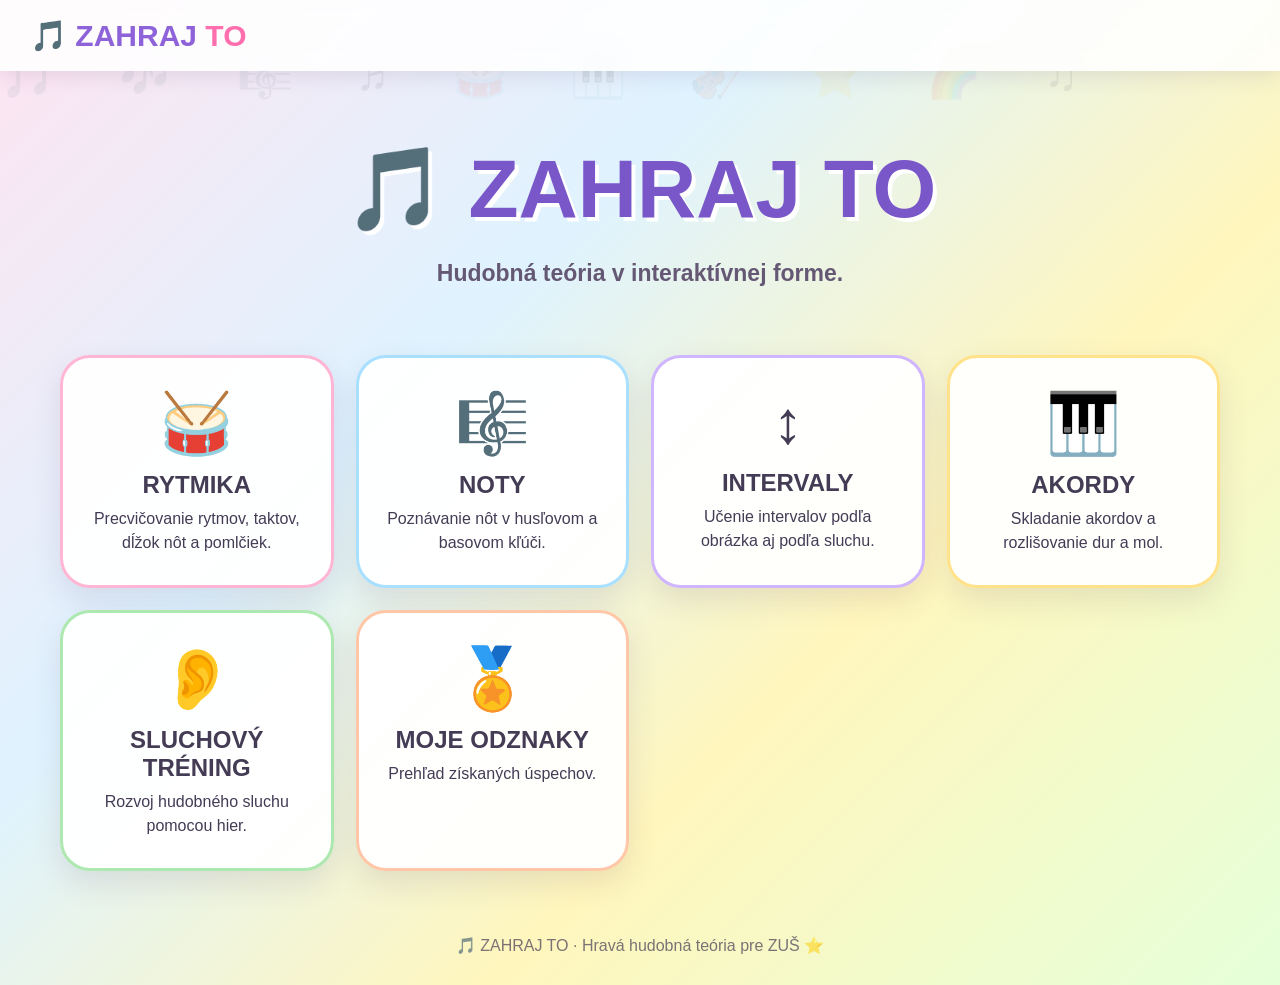
<file: index_ZAHRAJ_TO_opravene.html>
<!DOCTYPE html>
<html lang="sk">
<head>
<meta charset="UTF-8">
<meta name="viewport" content="width=device-width, initial-scale=1.0">
<title>🎵 ZAHRAJ TO</title>

<style>

*{
    box-sizing:border-box;
}

body{
    margin:0;
    font-family:"Trebuchet MS",Arial,sans-serif;
    color:#443b55;
    min-height:100vh;
    background:
        linear-gradient(135deg,
        #ffe4f1 0%,
        #dff3ff 35%,
        #fff6bd 65%,
        #e5ffd9 100%);
    overflow-x:hidden;
}

body::before{
    content:"🎵   🎶   🎼   ♬   🥁   🎹   🎻   ⭐   🌈   ♫";
    position:fixed;
    inset:0;
    z-index:-1;
    font-size:45px;
    line-height:150px;
    letter-spacing:25px;
    opacity:.08;
    animation:bgMove 20s linear infinite;
    pointer-events:none;
}

@keyframes bgMove{
    0%{transform:translateY(0)}
    50%{transform:translateY(-80px)}
    100%{transform:translateY(0)}
}

header{
    background:rgba(255,255,255,.88);
    backdrop-filter:blur(10px);
    padding:18px 30px;
    display:flex;
    justify-content:space-between;
    align-items:center;
    box-shadow:0 5px 20px rgba(80,60,100,.12);
    position:sticky;
    top:0;
    z-index:20;
}

.logo{
    font-size:30px;
    font-weight:900;
    color:#8e62d9;
}

.logo span{
    color:#ff6fae;
}

.back{
    display:none;
    border:none;
    background:#e9ddff;
    color:#704db0;
    padding:10px 18px;
    border-radius:20px;
    cursor:pointer;
    font-weight:bold;
}

main{
    max-width:1200px;
    margin:auto;
    padding:35px 20px;
}

.hero{
    text-align:center;
    padding:35px 10px 45px;
}

.hero h1{
    font-size:clamp(48px,8vw,82px);
    margin:0;
    color:#7957c9;
    text-shadow:4px 4px white;
    transition:.3s;
}

.hero p{
    font-size:23px;
    font-weight:bold;
    color:#655875;
}

.menu{
    display:grid;
    grid-template-columns:repeat(auto-fit,minmax(240px,1fr));
    gap:22px;
}

.card{
    background:rgba(255,255,255,.94);
    border-radius:30px;
    padding:30px 22px;
    text-align:center;
    box-shadow:0 12px 30px rgba(80,60,100,.12);
    cursor:pointer;
    transition:.25s;
    border:3px solid transparent;
}

.card:hover{
    transform:scale(1.05) rotate(-1deg);
    box-shadow:0 18px 40px rgba(80,60,100,.2);
}

.card:nth-child(1){border-color:#ffb6d5}
.card:nth-child(2){border-color:#a9dfff}
.card:nth-child(3){border-color:#d0b5ff}
.card:nth-child(4){border-color:#ffe28a}
.card:nth-child(5){border-color:#aee8b1}
.card:nth-child(6){border-color:#ffc7a8}

.card .icon{
    font-size:60px;
}

.card h2{
    margin:12px 0 8px;
}

.card p{
    margin:0;
    line-height:1.5;
}

.section{
    display:none;
}

.section.active{
    display:block;
    animation:appear .35s ease;
}

@keyframes appear{
    from{
        opacity:0;
        transform:translateY(15px);
    }
    to{
        opacity:1;
        transform:translateY(0);
    }
}

.panel{
    background:rgba(255,255,255,.95);
    border-radius:30px;
    padding:28px;
    margin-bottom:25px;
    box-shadow:0 10px 30px rgba(80,60,100,.12);
}

.panel h1{
    color:#7654c4;
}

.panel h2{
    color:#7654c4;
}

.controls{
    display:flex;
    flex-wrap:wrap;
    gap:10px;
    margin:15px 0;
}

button,select{
    border:none;
    border-radius:18px;
    padding:13px 20px;
    font-size:16px;
    font-weight:bold;
    cursor:pointer;
    background:#e8ddff;
    color:#553c86;
    transition:.2s;
}

button:hover{
    transform:translateY(-2px);
    filter:brightness(.97);
}

button.primary{
    background:#ff91bd;
    color:white;
}

button.blue{
    background:#9ddcff;
    color:#225a7a;
}

button.yellow{
    background:#ffe18a;
    color:#775b00;
}

button.green{
    background:#aee8b1;
    color:#27622c;
}

button.purple{
    background:#c9adff;
    color:#53308d;
}

button.red{
    background:#ff9c9c;
    color:#762929;
}

button.selected{
    outline:4px solid rgba(120,80,190,.2);
    transform:scale(1.04);
}

/* =========================
   RYTMICKÁ OSNOVA
========================= */

.staff-container{
    background:white;
    border-radius:25px;
    padding:20px;
    margin:25px 0;
    box-shadow:inset 0 0 0 3px #eee7fa;
    overflow-x:auto;
}

#rhythmStaff{
    width:100%;
    min-width:760px;
    height:270px;
}

.staff-line{
    stroke:#45404c;
    stroke-width:2;
}

.bar-line{
    stroke:#45404c;
    stroke-width:3;
}

.note-head{
    fill:#24212a;
}

.note-stem{
    stroke:#24212a;
    stroke-width:3;
}

.note-beam{
    stroke:#24212a;
    stroke-width:6;
    stroke-linecap:round;
}

.note-flag{
    fill:none;
    stroke:#24212a;
    stroke-width:4;
}

.rest-symbol{
    font-size:36px;
    fill:#24212a;
}

.first-beat{
    fill:#ff5da2;
    stroke:#ff5da2;
}

.staff-beat-highlight{
    opacity:.12;
}

.rhythm-info{
    display:flex;
    justify-content:center;
    flex-wrap:wrap;
    gap:15px;
    margin:15px 0;
}

.info-pill{
    padding:10px 18px;
    border-radius:20px;
    background:#f3edff;
    font-weight:bold;
}

.tap-area{
    text-align:center;
    padding:10px 0 20px;
}

.tap-button{
    width:190px;
    height:190px;
    border-radius:50%;
    border:10px solid #ffb6d5;
    background:#ff78b1;
    color:white;
    font-size:28px;
    box-shadow:0 10px 0 #d6538d;
    margin:10px;
}

.tap-button:active{
    transform:translateY(8px);
    box-shadow:0 2px 0 #d6538d;
}

.tap-count{
    font-size:18px;
    font-weight:bold;
}

.status{
    padding:15px;
    border-radius:18px;
    background:#f4edff;
    margin-top:15px;
    font-weight:bold;
}

.status.success{
    background:#ddf8df;
    color:#25642b;
}

.status.error{
    background:#ffe1e1;
    color:#8a2d2d;
}

.accuracy{
    font-size:26px;
    font-weight:900;
    text-align:center;
    margin:15px;
}

.progress{
    height:20px;
    background:#eee;
    border-radius:20px;
    overflow:hidden;
    margin:15px 0;
}

.progress-bar{
    height:100%;
    background:linear-gradient(90deg,#ff9fc6,#a9dfff,#bca0ff);
    width:0%;
    transition:.5s;
}

/* =========================
   VYSVETLIVKY
========================= */

.rhythm-lessons{
    display:grid;
    grid-template-columns:repeat(auto-fit,minmax(240px,1fr));
    gap:15px;
}

.lesson{
    background:#faf7ff;
    border-radius:22px;
    padding:20px;
    border:2px solid #eee4ff;
}

.lesson-symbol{
    font-size:45px;
    text-align:center;
}

.lesson h3{
    text-align:center;
    color:#7654c4;
}

.lesson p{
    line-height:1.6;
}

.example{
    background:white;
    border-radius:15px;
    padding:12px;
    font-size:30px;
    text-align:center;
}

/* =========================
   NOTY
========================= */

.real-stave-container{
    background:white;
    border-radius:25px;
    padding:15px 20px;
    margin:25px 0;
    box-shadow:inset 0 0 0 3px #eee7fa;
    overflow-x:auto;
}

#noteStave{
    width:100%;
    min-width:700px;
    height:260px;
}

.note-staff-line{
    stroke:#45404c;
    stroke-width:2.5;
}

.note-clef{
    fill:#443b55;
    font-family:"Bravura","Noto Music","Segoe UI Symbol","Arial Unicode MS",serif;
    font-weight:normal;
}

.note-head-real{
    fill:#24212a;
    stroke:#24212a;
    stroke-width:2;
}

.note-stem-real{
    stroke:#24212a;
    stroke-width:3;
}

.note-accidental-real{
    fill:#7654c4;
    font-family:"Segoe UI Symbol","Arial Unicode MS",sans-serif;
    font-size:30px;
    font-weight:bold;
}

.note-ledger{
    stroke:#45404c;
    stroke-width:2.5;
}

.note-name-real{
    fill:#7654c4;
    font-size:18px;
    font-weight:bold;
}

.answers{
    display:grid;
    grid-template-columns:repeat(3,1fr);
    gap:15px;
}

.answers button{
    min-height:65px;
    background:#dff3ff;
}

.quiz-score{
    font-weight:bold;
    text-align:center;
}

/* =========================
   INTERVALY
========================= */

.interval-letter-board{display:flex;justify-content:center;align-items:center;gap:18px;flex-wrap:wrap;background:#eef8ff;border-radius:25px;padding:28px;margin:20px 0;}
.interval-letter-note{min-width:120px;padding:22px 28px;border-radius:22px;background:white;box-shadow:0 8px 0 #c9adff;font-size:52px;font-weight:900;color:#7654c4;text-align:center;}
.interval-letter-arrow{font-size:38px;font-weight:900;color:#8b6bc9;}
.interval-octave-note{text-align:center;min-height:28px;font-weight:900;color:#7654c4;}
.interval-hint{
    background:#f5efff;
    padding:14px 18px;
    border-radius:18px;
    line-height:1.6;
}
.interval-build-card{
    display:flex;
    justify-content:center;
    align-items:center;
    gap:25px;
    padding:22px;
    background:#eef8ff;
    border-radius:25px;
    margin:20px 0;
}
.interval-build-note{font-size:48px;font-weight:900;}
.interval-build-arrow{font-size:40px;}
.interval-target-label{font-size:15px;font-weight:bold;opacity:.7;text-align:center;}
.interval-target{font-size:32px;font-weight:900;color:#7654c4;text-align:center;}


.interval-puzzle{background:linear-gradient(135deg,#fff6bd,#eef8ff);border-radius:24px;padding:clamp(12px,3vw,24px);margin:20px 0;overflow:hidden;}
.interval-puzzle-row{display:flex;justify-content:center;align-items:stretch;gap:clamp(6px,2vw,12px);flex-wrap:wrap;margin:18px 0;}
.interval-slot{width:clamp(66px,17vw,105px);min-height:76px;padding:8px 5px;box-sizing:border-box;border:3px dashed #c9adff;border-radius:17px;background:white;display:flex;flex-direction:column;align-items:center;justify-content:center;gap:4px;font-size:clamp(19px,4vw,30px);line-height:1.15;font-weight:900;color:#7654c4;text-align:center;overflow-wrap:anywhere;}
.interval-slot.filled{border-style:solid;background:#f5efff;}
.interval-slot small{font-size:11px;line-height:1.2;font-weight:700;color:#786a99;}
.interval-puzzle-row .interval-letter-arrow{align-self:center;font-size:clamp(20px,4vw,32px);}
.lego-block{flex:0 1 68px;width:clamp(54px,12vw,68px);min-width:0;min-height:64px;padding:8px 4px;border:0;border-radius:14px;background:#ff91bd;color:#702449;font-size:clamp(17px,4vw,24px);line-height:1.15;font-weight:900;box-shadow:0 5px 0 #d6538d;white-space:normal;overflow-wrap:anywhere;}
.lego-block:nth-child(2n){background:#9ddcff;color:#225a7a;box-shadow:0 5px 0 #67afd4;}
.lego-block:nth-child(3n){background:#aee8b1;color:#27622c;box-shadow:0 5px 0 #70bb74;}
.lego-block:hover{transform:translateY(-3px);}
.lego-label{text-align:center;font-weight:900;color:#7654c4;margin-top:8px;line-height:1.45;}
.chord-mode-tabs{display:flex;gap:10px;flex-wrap:wrap;margin:12px 0 18px;}
.chord-mode-tabs button{flex:1 1 130px;}
.chord-puzzle{background:linear-gradient(135deg,#fff5bf,#f2eaff);border-radius:24px;padding:clamp(14px,3vw,24px);margin:16px 0;}
.chord-puzzle-slots{display:flex;gap:10px;justify-content:center;flex-wrap:wrap;margin:20px 0;}
.chord-slot{width:clamp(74px,18vw,105px);height:82px;border:3px dashed #bba6ed;border-radius:18px;background:#fff;display:flex;align-items:center;justify-content:center;font-size:clamp(24px,5vw,34px);font-weight:900;color:#7351b5;box-shadow:0 4px 0 #e2d6fb;}
.chord-slot.filled{border-style:solid;background:#f5efff;}
.chord-note-bank{display:flex;justify-content:center;gap:10px;flex-wrap:wrap;margin:18px 0;}
.chord-note-block{width:clamp(55px,12vw,70px);min-height:62px;border:0;border-radius:14px;background:#ffb5d0;color:#71304d;font-size:23px;font-weight:900;box-shadow:0 5px 0 #db7da2;cursor:pointer;}
.chord-note-block:nth-child(3n+2){background:#a8e1ff;color:#245a78;box-shadow:0 5px 0 #6eb5d8;}
.chord-note-block:nth-child(3n){background:#b8edb8;color:#285e2a;box-shadow:0 5px 0 #79c47b;}
.chord-note-block:disabled{opacity:.4;cursor:default;transform:none;}
.chord-choice{min-width:120px;margin:5px;}
.chord-explain-grid{display:grid;grid-template-columns:repeat(auto-fit,minmax(220px,1fr));gap:14px;}
.chord-explain-card{background:#f7f4ff;border-radius:18px;padding:16px;line-height:1.6;}
.chord-explain-card h3{margin-top:0;}
/* =========================
   AKORDY
========================= */

.chord-pieces{
    display:flex;
    justify-content:center;
    gap:15px;
    flex-wrap:wrap;
    margin:25px 0;
}

.piece{
    width:90px;
    height:90px;
    border-radius:20px;
    display:flex;
    align-items:center;
    justify-content:center;
    font-size:30px;
    font-weight:bold;
    background:#ffd77e;
    cursor:pointer;
    transition:.2s;
}

.piece:hover{
    transform:scale(1.08) rotate(3deg);
}

/* =========================
   ODZNAKY
========================= */

.badges{
    display:grid;
    grid-template-columns:repeat(auto-fit,minmax(220px,1fr));
    gap:20px;
}

.badge{
    padding:25px;
    border-radius:25px;
    background:#f5efff;
    text-align:center;
    transition:.3s;
    opacity:.45;
}

.badge.unlocked{
    opacity:1;
    animation:badgePop .7s ease;
    background:#fff4bd;
}

@keyframes badgePop{
    0%{transform:scale(.5) rotate(-10deg)}
    60%{transform:scale(1.15) rotate(5deg)}
    100%{transform:scale(1)}
}

.badge-icon{
    font-size:60px;
}

/* =========================
   KONFETY
========================= */

#confetti{
    position:fixed;
    inset:0;
    pointer-events:none;
    z-index:100;
}

.confetti-piece{
    position:absolute;
    width:12px;
    height:18px;
    animation:fall 2.5s linear forwards;
}

@keyframes fall{
    0%{
        transform:translateY(-20px) rotate(0deg);
        opacity:1;
    }
    100%{
        transform:translateY(110vh) rotate(720deg);
        opacity:0;
    }
}

footer{
    text-align:center;
    padding:30px;
    opacity:.7;
}

@media(max-width:700px){

    .answers{
        grid-template-columns:1fr;
    }

    .panel{
        padding:20px;
    }

    .hero h1{
        font-size:50px;
    }

    .hero p{
        font-size:18px;
    }

}

</style>
</head>


<body>

<header>

    <div class="logo">
        🎵 ZAHRAJ <span>TO</span>
    </div>

    <button
        class="back"
        id="backBtn"
        onclick="showHome()">
        ← MENU
    </button>

</header>


<main>

<!-- =========================
     DOMOV
========================= -->

<section id="home" class="section active">

    <div class="hero">

        <h1>🎵 ZAHRAJ TO</h1>

        <p>
            Hudobná teória v interaktívnej forme.
        </p>

    </div>


    <div class="menu">

        <div class="card" onclick="showSection('rhythm')">
            <div class="icon">🥁</div>
            <h2>RYTMIKA</h2>
            <p>
                Precvičovanie rytmov, taktov,
                dĺžok nôt a pomlčiek.
            </p>
        </div>

        <div class="card" onclick="showSection('notes')">
            <div class="icon">🎼</div>
            <h2>NOTY</h2>
            <p>
                Poznávanie nôt v husľovom
                a basovom kľúči.
            </p>
        </div>

        <div class="card" onclick="showSection('intervals')">
            <div class="icon">↕️</div>
            <h2>INTERVALY</h2>
            <p>
                Učenie intervalov podľa obrázka
                aj podľa sluchu.
            </p>
        </div>

        <div class="card" onclick="showSection('chords')">
            <div class="icon">🎹</div>
            <h2>AKORDY</h2>
            <p>
                Skladanie akordov a rozlišovanie
                dur a mol.
            </p>
        </div>

        <div class="card" onclick="showSection('ear')">
            <div class="icon">👂</div>
            <h2>SLUCHOVÝ TRÉNING</h2>
            <p>
                Rozvoj hudobného sluchu
                pomocou hier.
            </p>
        </div>

        <div class="card" onclick="showSection('badges')">
            <div class="icon">🏅</div>
            <h2>MOJE ODZNAKY</h2>
            <p>
                Prehľad získaných úspechov.
            </p>
        </div>

    </div>

</section>


<!-- =========================
     RYTMIKA
========================= -->

<section id="rhythm" class="section">

<div class="panel">

    <h1>🥁 Rytmika</h1>

    <p>
        Pozri sa na rytmus v notovej osnove,
        vypočuj si ho a potom ho čo najpresnejšie
        zopakuj.
    </p>


    <h2>🎚️ Tempo</h2>

    <div class="controls">

        <button onclick="setBPM(60)" id="bpm60">
            60 BPM
        </button>

        <button onclick="setBPM(80)" id="bpm80">
            80 BPM
        </button>

        <button onclick="setBPM(100)" id="bpm100">
            100 BPM
        </button>

        <button onclick="setBPM(120)" id="bpm120">
            120 BPM
        </button>

    </div>

    <div class="controls metronome-controls">

        <button
            class="purple selected"
            id="metronomeToggle"
            onclick="toggleMetronome()">
            🔊 METRONÓM: ZAPNUTÝ
        </button>

    </div>

    <p>
        Aktuálne tempo:
        <strong id="bpmValue">80 BPM</strong>
    </p>
    <h2>📏 Takt</h2>

    <div class="status">
        Všetky rytmické cvičenia sú v takte <strong>4/4</strong> a majú presne <strong>2 takty</strong>.
    </div>

    <h2>🎓 Úroveň</h2>

    <div class="controls">

        <button
            class="green selected"
            id="levelEasy"
            onclick="setLevel('easy')">
            🟢 ĽAHKÁ
        </button>

        <button
            class="yellow"
            id="levelMedium"
            onclick="setLevel('medium')">
            🟡 STREDNÁ
        </button>

        <button
            class="red"
            id="levelHard"
            onclick="setLevel('hard')">
            🔴 ŤAŽKÁ
        </button>

    </div>


    <div class="rhythm-info">

        <div class="info-pill">
            🎼 2 takty · 4/4
        </div>

        <div class="info-pill">
            ⭐ <span id="rhythmLevelInfo">Ľahká</span>
        </div>

        <div class="info-pill">
            📚 Cvičenie <span id="rhythmExerciseInfo">1/30</span>
        </div>

    </div>


    <!-- SKUTOČNÁ NOTOVÁ OSNOVA -->

    <div class="staff-container">

        <svg
            id="rhythmStaff"
            viewBox="0 0 1000 270"
            preserveAspectRatio="xMidYMid meet">

            <!-- osnovové čiary -->

            <line class="staff-line"
                x1="50" y1="70"
                x2="950" y2="70"/>

            <line class="staff-line"
                x1="50" y1="90"
                x2="950" y2="90"/>

            <line class="staff-line"
                x1="50" y1="110"
                x2="950" y2="110"/>

            <line class="staff-line"
                x1="50" y1="130"
                x2="950" y2="130"/>

            <line class="staff-line"
                x1="50" y1="150"
                x2="950" y2="150"/>

            <!-- husľový kľúč -->

            <text
                x="65"
                y="145"
                font-size="92">
                𝄞
            </text>

            <!-- taktová čiara po kľúči -->

            <line
                class="bar-line"
                x1="145" y1="65"
                x2="145" y2="155"/>

            <g id="rhythmNotes"></g>

        </svg>

    </div>


    <div class="controls">

        <button
            class="primary"
            onclick="playRhythm()">
            ▶ PREHRAŤ VZOR
        </button>

        <button
            class="blue"
            onclick="newRhythm()">
            🔄 NOVÝ RYTMUS
        </button>

    </div>


    <h2>🎯 Zopakuj rytmus</h2>

    <p>
        Môžeš použiť veľké tlačidlo,
        <strong>medzerník</strong> alebo
        <strong>mikrofón</strong>.
    </p>


    <div class="tap-area">

        <button
            class="tap-button"
            id="tapButton"
            onclick="tapRhythm()">

            👆<br>
            ŤUKAJ

        </button>

        <div class="tap-count">
            Odťukané údery:
            <span id="tapCount">0</span>
        </div>

    </div>


    <div class="controls">

        <button
            class="purple"
            onclick="startMic()">
            🎤 ZAPNÚŤ MIKROFÓN
        </button>

        <button
            onclick="stopMic()">
            ⏹ VYPNÚŤ MIKROFÓN
        </button>

        <button
            onclick="resetTaps()">
            ↩️ VYMAZAŤ ŤUKNUTIA
        </button>

    </div>


    <div
        class="status"
        id="rhythmStatus">

        Stlač „Prehrať vzor“ a potom ho zopakuj.

    </div>


    <div
        class="accuracy"
        id="rhythmAccuracy">

        Presnosť: —

    </div>


    <div class="progress">

        <div
            class="progress-bar"
            id="rhythmProgress">
        </div>

    </div>

</div>


<!-- =========================
     VYSVETLIVKY RYTMIKY
========================= -->

<div class="panel">

<h2>📖 Rytmické vysvetlivky</h2>

<p>
Rytmus určuje, <strong>ako dlho jednotlivé tóny
trvajú a kedy zaznejú</strong>. Každá nota má svoju
časovú hodnotu.
</p>


<div class="rhythm-lessons">


<div class="lesson">

<div class="lesson-symbol">𝅝</div>

<h3>Celá nota</h3>

<p>
Trvá <strong>4 doby</strong> v 4/4 takte.
</p>

<div class="example">
𝅝
</div>

</div>


<div class="lesson">

<div class="lesson-symbol">𝅗𝅥</div>

<h3>Polová nota</h3>

<p>
Trvá <strong>2 doby</strong>.
</p>

<div class="example">
𝅗𝅥
</div>

</div>


<div class="lesson">

<div class="lesson-symbol">♩</div>

<h3>Štvrťová nota</h3>

<p>
Trvá <strong>1 dobu</strong>.
</p>

<div class="example">
♩ ♩ ♩ ♩
</div>

</div>


<div class="lesson">

<div class="lesson-symbol">♪</div>

<h3>Osminová nota</h3>

<p>
Trvá <strong>polovicu doby</strong>.
Dve osminové noty sa zmestia do jednej štvrťovej doby.
</p>

<div class="example">
♪ ♪
</div>

</div>


<div class="lesson">

<div class="lesson-symbol">𝅘𝅥𝅮</div>

<h3>Šestnástinová nota</h3>

<p>
Trvá <strong>štvrtinu doby</strong>.
Do jednej štvrťovej doby sa zmestia štyri šestnástiny.
</p>

<div class="example">
𝅘𝅥𝅮 𝅘𝅥𝅮 𝅘𝅥𝅮 𝅘𝅥𝅮
</div>

</div>


<div class="lesson">

<div class="lesson-symbol">♪♪♪</div>

<h3>Triola</h3>

<p>
Triola rozdelí čas jednej štvrťovej doby
na <strong>tri rovnaké časti</strong>.
</p>

<div class="example">
♪³
</div>

</div>




<div class="lesson">

<div class="lesson-symbol">♩.</div>

<h3>Bodkovaná nota</h3>

<p>
Bodka predĺži notu o polovicu jej pôvodnej hodnoty.
Napríklad bodkovaná štvrťová nota trvá
<strong>1,5 doby</strong>.
</p>

<div class="example">
♩.
</div>

</div>


<div class="lesson">

<div class="lesson-symbol">𝄽</div>

<h3>Štvrťová pomlčka</h3>

<p>
Ticho v trvaní <strong>1 doby</strong>.
</p>

<div class="example">
𝄽
</div>

</div>


<div class="lesson">

<div class="lesson-symbol">𝄼</div>

<h3>Osminová pomlčka</h3>

<p>
Ticho v trvaní <strong>polovice doby</strong>.
</p>

<div class="example">
𝄼
</div>

</div>


<div class="lesson">

<div class="lesson-symbol">𝄾</div>

<h3>Šestnástinová pomlčka</h3>

<p>
Ticho v trvaní <strong>štvrtiny doby</strong>.
</p>

<div class="example">
𝄾
</div>

</div>


<div class="lesson">

<div class="lesson-symbol">𝄻</div>

<h3>Polová pomlčka</h3>

<p>
Ticho v trvaní <strong>2 dôb</strong>.
</p>

<div class="example">
𝄻
</div>

</div>


<div class="lesson">

<div class="lesson-symbol">𝄺</div>

<h3>Celá pomlčka</h3>

<p>
V 4/4 takte predstavuje ticho počas
<strong>celého taktu – 4 doby</strong>.
</p>

<div class="example">
𝄺
</div>

</div>


<div class="lesson">

<div class="lesson-symbol">𝄹</div>

<h3>Dvojtaktová pomlčka</h3>

<p>
Označuje ticho počas <strong>dvoch celých taktov</strong>.
V tréneri sa používa iba ako vysvetľujúci symbol.
</p>

<div class="example">
𝄹
</div>

</div>


</div>


<h2 style="margin-top:35px;">
📏 Takt 4/4 a taktová čiara
</h2>

<p style="line-height:1.7;">
V tejto aplikácii sú všetky rytmické cvičenia v <strong>4/4 takte</strong>.
Jeden takt preto obsahuje štyri štvrťové doby a každé cvičenie má presne dva takty.
Taktová čiara <strong>|</strong> oddeľuje prvý a druhý takt.
</p>

<div class="example">
♩ ♩ ♩ ♩ | ♩ ♩ ♩ ♩
</div>

</div>

</section>


<!-- =========================
     NOTY
========================= -->

<section id="notes" class="section">

<div class="panel">

<h1>🎼 Noty</h1>

<div class="controls">

<button
class="primary"
id="noteTrebleButton"
onclick="selectNoteMode('treble')">
🎻 Husľový kľúč
</button>

<button
class="blue"
id="noteBassButton"
onclick="selectNoteMode('bass')">
🎸 Basový kľúč
</button>

<button
class="purple"
id="noteAccidentalButton"
onclick="selectNoteMode('accidentals')">
♯ / ♭ Posuvky
</button>

</div>

<h2 id="noteModeTitle">🎻 Husľový kľúč</h2>

<div class="real-stave-container">
    <svg id="noteStave" viewBox="0 0 900 260" preserveAspectRatio="xMidYMid meet" aria-label="Notová osnova">
        <g id="noteStaveGraphics"></g>
    </svg>
</div>

<h2>Aká je to nota?</h2>

<div class="answers" id="noteAnswers"></div>

<div class="status" id="noteStatus">Vyber správnu odpoveď.</div>

<p class="quiz-score">
Správne:
<span id="noteScore">0</span>/10
</p>

</div>


<div class="panel">

<h2>📖 Vysvetlivky</h2>

<div class="explanation">

<h3>🎻 Husľový kľúč</h3>

<p>
Husľový kľúč určuje výšku tónov na notovej osnove.
</p>

<p>
<strong>Linky:</strong>
E – G – H – D – F
</p>

<p>
<strong>Medzery:</strong>
F – A – C – E
</p>

</div>


<div class="explanation">

<h3>🎸 Basový kľúč</h3>

<p>
Basový kľúč používame najmä pre nižšie tóny.
</p>

<p>
<strong>Linky:</strong>
G – H – D – F – A
</p>

<p>
<strong>Medzery:</strong>
A – C – E – G
</p>

</div>


<div class="explanation">

<h3>♯ Krížik</h3>

<p>
Zvyšuje tón o pol tónu.
</p>

</div>


<div class="explanation">

<h3>♭ Béčko</h3>

<p>
Znižuje tón o pol tónu.
</p>

</div>

</div>

</section>


<!-- =========================
     INTERVALY
========================= -->

<section id="intervals" class="section">
<div class="panel">
<h1>↕️ Určenie a skladanie intervalov</h1>
<div class="controls">
<button class="primary" onclick="selectIntervalMode('picture')">🎨 Urči interval</button>
<button class="purple" onclick="selectIntervalMode('build')">🧩 Postav interval</button>
</div>

<div id="intervalPictureGame">
<h2>🎨 1. Urči interval</h2>
<p class="interval-hint">Pracujeme iba s tónmi <strong>C dur</strong> (C – D – E – F – G – A – H). Prvá nota nemusí byť C. Pozri sa na dve písmenkové noty a urč, aký interval tvoria.</p>
<div class="interval-letter-board" id="intervalLetterBoard"></div>
<div class="interval-octave-note" id="intervalOctaveNote"></div>
<h3>Aký je to interval?</h3>
<div class="answers" id="intervalAnswers"></div>
<div class="status" id="intervalStatus">Vyber správnu odpoveď.</div>
</div>

<div id="intervalBuildGame" style="display:none;">
<h2>🧩 2. Postav interval</h2>
<p class="interval-hint">Zober prvú notu a postav k nej požadovaný interval. Použi iba tóny <strong>C dur</strong>. Klikaj na „lego“ kocky a vyskladaj správnu druhú notu.</p>
<div class="interval-puzzle">
<div class="lego-label">Tvoja stavebná úloha</div>
<div class="interval-puzzle-row">
<div class="interval-slot filled" id="buildStartNote">C4<small>začiatočný tón</small></div>
<div class="interval-letter-arrow">+</div>
<div class="interval-slot" id="buildTargetInterval">5<small>Kvinta</small></div>
<div class="interval-letter-arrow">=</div>
<div class="interval-slot" id="buildAnswerSlot">?<small>druhý tón</small></div>
</div>
<div class="lego-label">Vyber kocku s druhou notou:</div>
<div class="interval-puzzle-row" id="buildIntervalAnswers"></div>
</div>
<div class="status" id="buildIntervalStatus">🧩 Poskladaj interval.</div>
</div>

<p class="quiz-score">Správne: <span id="intervalScore">0</span>/10</p>
</div>

<div class="panel">
<h2>📖 Intervaly</h2>
<div class="explanation"><h3>1 – Prima</h3><p>C → C</p></div>
<div class="explanation"><h3>2 – Sekunda</h3><p>C → D</p></div>
<div class="explanation"><h3>3 – Tercia</h3><p>C → E</p></div>
<div class="explanation"><h3>4 – Kvarta</h3><p>C → F</p></div>
<div class="explanation"><h3>5 – Kvinta</h3><p>C → G</p></div>
<div class="explanation"><h3>6 – Sexta</h3><p>C → A</p></div>
<div class="explanation"><h3>7 – Septima</h3><p>C → H</p></div>
<div class="explanation"><h3>8 – Oktáva</h3><p>C → C</p></div>
</div>
</section>


<!-- =========================
     AKORDY
========================= -->

<section id="chords" class="section">
<div class="panel">
<h1>🎹 Akordy</h1>
<p>Vyber si tréning a uč sa skladať akordy aj rozpoznávať ich zvuk.</p>
<div class="chord-mode-tabs">
<button class="primary" onclick="selectChordMode('dur')">☀️ Poskladaj DUR</button>
<button class="purple" onclick="selectChordMode('mol')">🌙 Poskladaj MOL</button>
<button class="blue" onclick="startChordEarRound()">👂 Spoznaj akord</button>
</div>
<div id="chordBuildGame">
<h2 id="chordBuildTitle">🧩 Poskladaj durový akord</h2>
<p id="chordQuestion">Vyskladaj tóny akordu C dur.</p>
<div class="chord-puzzle">
<div class="lego-label">Tvoje tri miesta pre tóny akordu</div>
<div class="chord-puzzle-slots" id="chordBuildSlots">
<div class="chord-slot">1. tón</div><div class="chord-slot">3. tón</div><div class="chord-slot">5. tón</div>
</div>
<p style="text-align:center">Vyber tri kocky v správnom poradí. Kliknutím na vybranú kocku ju môžeš odobrať.</p>
<div class="chord-note-bank" id="chordNoteBank"></div>
<div class="status" id="chordStatus">Začni výberom kociek.</div>
<div style="display:flex;gap:10px;justify-content:center;flex-wrap:wrap;margin-top:12px">
<button class="primary" onclick="checkChord()">✓ SKONTROLOVAŤ</button>
<button class="blue" onclick="newChordBuild()">↻ NOVÝ AKORD</button>
</div>
</div>
</div>
<div id="chordEarGame" style="display:none">
<h2>👂 Spoznaj akord podľa zvuku</h2>
<p>Vypočuj si akord a rozhodni, či je durový alebo molový. Ak chceš, môžeš si ho prehrať znova.</p>
<div class="chord-puzzle" style="text-align:center">
<div style="font-size:48px">🎹 🎵</div>
<button class="primary" onclick="playChordEar()">▶ PREHRAŤ AKORD</button>
<div style="margin-top:16px">
<button class="yellow chord-choice" onclick="answerChordEar('dur')">☀️ DUR</button>
<button class="blue chord-choice" onclick="answerChordEar('mol')">🌙 MOL</button>
</div>
<div class="status" id="chordTypeStatus">Stlač „Prehrať akord“ a pozorne počúvaj.</div>
<button class="purple" onclick="startChordEarRound()">↻ ĎALŠÍ AKORD</button>
</div>
</div>
</div>
<div class="panel">
<h2>📖 Ako fungujú akordy?</h2>
<div class="chord-explain-grid">
<div class="chord-explain-card"><h3>🧱 Ako sa akord skladá?</h3><p>Akord vznikne, keď zaznejú aspoň tri tóny spolu alebo tesne po sebe. Základný trojzvuk skladáme z <strong>1., 3. a 5. tónu</strong> vzhľadom na jeho základný tón.</p><p>Napríklad C dur: <strong>C – E – G</strong>. V tomto tréningu si vyskúšaš akordy so základnými tónmi C, G, E, F, A a H.</p></div>
<div class="chord-explain-card"><h3>☀️ Durový akord</h3><p>Durový trojzvuk sa skladá zo základného tónu, veľkej tercie a čistej kvinty. Napríklad C dur = <strong>C – E – G</strong>.</p><p>Často pôsobí jasne, otvorene alebo veselo, ale nálada závisí aj od hudobného kontextu.</p></div>
<div class="chord-explain-card"><h3>🌙 Molový akord</h3><p>Molový trojzvuk sa skladá zo základného tónu, malej tercie a čistej kvinty. Napríklad C mol = <strong>C – Es – G</strong>.</p><p>Často pôsobí jemnejšie, tmavšie alebo smutnejšie. Skús porovnať rovnaký základný tón v dur a mol.</p></div>
<div class="chord-explain-card"><h3>👂 Ako rozoznať dur a mol?</h3><p>Všímaj si najmä rozdiel medzi 2. a 3. tónom akordu: v molovom akorde je tercia o poltón nižšia než v durovom. Najprv počúvaj celkový charakter, potom si skús všimnúť aj jednotlivé tóny.</p></div>
</div>
<h2>🎨 Grafický prehľad akordov</h2>
<p>Každá trojica farebných kociek predstavuje tri tóny akordu. Porovnaj, ako sa pri rovnakom základnom tóne zmení prostredný tón v dure a mole.</p>
<div id="chordVisualLessons" class="chord-visual-grid"></div>
</div>
</section>


<!-- =========================
     SLUCH
========================= -->

<section id="ear" class="section">

<div class="panel">

<h1>👂 Sluchový tréning</h1>

<h2>📈 Vyšší alebo nižší?</h2>

<button
class="primary"
onclick="playHigherLower()">
▶ PREHRAŤ DVA TÓNY
</button>

<div class="controls">

<button
class="yellow"
onclick="higherLowerAnswer('higher')">
⬆️ VYŠŠÍ
</button>

<button
class="blue"
onclick="higherLowerAnswer('lower')">
⬇️ NIŽŠÍ
</button>

</div>

<div
class="status"
id="higherStatus">
Najprv si vypočuj tóny.
</div>

</div>


<div class="panel">

<h2>🎵 Zopakuj melódiu</h2>

<p>
Aplikácia prehrá krátku melódiu.
</p>

<button
class="primary"
onclick="playMelody()">
▶ PREHRAŤ MELODÍU
</button>

<div class="controls">

<button onclick="playTone(261.63)">
C
</button>

<button onclick="playTone(293.66)">
D
</button>

<button onclick="playTone(329.63)">
E
</button>

<button onclick="playTone(349.23)">
F
</button>

<button onclick="playTone(392)">
G
</button>

</div>

<div
class="status"
id="melodyStatus">
Zopakuj melódiu C – D – E.
</div>

</div>


<div class="panel">

<h2>🎹 Rozpoznaj tón</h2>

<button
class="primary"
onclick="playRecognitionTone()">
▶ PREHRAŤ TÓN
</button>

<div class="answers">

<button onclick="recognitionAnswer('C')">
C
</button>

<button onclick="recognitionAnswer('D')">
D
</button>

<button onclick="recognitionAnswer('E')">
E
</button>

</div>

<div
class="status"
id="recognitionStatus">
Vypočuj si tón.
</div>

</div>


<div class="panel">

<h2>📖 Vysvetlivky</h2>

<div class="explanation">

<h3>🎵 Tón</h3>

<p>
Tón je zvuk s určitou výškou.
</p>

</div>

<div class="explanation">

<h3>🎶 Melódia</h3>

<p>
Melódia je postupnosť tónov,
ktoré vytvárajú hudobnú myšlienku.
</p>

</div>

<div class="explanation">

<h3>⬆️ Vyšší tón</h3>

<p>
Má vyššiu frekvenciu.
</p>

</div>

<div class="explanation">

<h3>⬇️ Nižší tón</h3>

<p>
Má nižšiu frekvenciu.
</p>

</div>

</div>

</section>


<!-- =========================
     ODZNAKY
========================= -->

<section id="badges" class="section">

<div class="panel">

<h1>🏅 Moje odznaky</h1>

<p>
Získavaj úspechy a staň sa malým hudobníkom ZUŠ!
</p>

<div class="badges">

<div class="badge" id="badge-rhythm">

<div class="badge-icon">🥁</div>

<h2>
Rytmický majster
</h2>

<p>
10 správnych rytmov
</p>

</div>


<div class="badge" id="badge-notes">

<div class="badge-icon">🎼</div>

<h2>
Lovec nôt
</h2>

<p>
10 správnych úloh v notách
</p>

</div>


<div class="badge" id="badge-intervals">

<div class="badge-icon">↕️</div>

<h2>
Kráľ intervalov
</h2>

<p>
10 správnych intervalov
</p>

</div>


<div class="badge" id="badge-chords">

<div class="badge-icon">🎹</div>

<h2>
Staviteľ akordov
</h2>

<p>
10 správnych akordov
</p>

</div>


<div class="badge" id="badge-ear">

<div class="badge-icon">👂</div>

<h2>
Hudobné ucho
</h2>

<p>
10 správnych sluchových úloh
</p>

</div>


<div class="badge" id="badge-all">

<div class="badge-icon">🌟</div>

<h2>
Malý hudobník ZUŠ
</h2>

<p>
Získaj všetky ostatné odznaky
</p>

</div>

</div>

</div>

</section>

</main>


<footer>
🎵 ZAHRAJ TO · Hravá hudobná teória pre ZUŠ ⭐
</footer>


<div id="confetti"></div>


<script>

/* =====================================================
   NAVIGÁCIA
===================================================== */

function showSection(id){

    document.querySelectorAll(".section")
        .forEach(section=>{
            section.classList.remove("active");
        });

    document.getElementById(id)
        .classList.add("active");

    document.getElementById("backBtn")
        .style.display="block";

    window.scrollTo({
        top:0,
        behavior:"smooth"
    });
}


function showHome(){

    document.querySelectorAll(".section")
        .forEach(section=>{
            section.classList.remove("active");
        });

    document.getElementById("home")
        .classList.add("active");

    document.getElementById("backBtn")
        .style.display="none";

    window.scrollTo({
        top:0,
        behavior:"smooth"
    });
}


/* =====================================================
   KONFETY
===================================================== */

function confetti(){

    const container=
        document.getElementById("confetti");

    for(let i=0;i<80;i++){

        const piece=
            document.createElement("div");

        piece.className=
            "confetti-piece";

        piece.style.left=
            Math.random()*100+"%";

        piece.style.background=
            [
                "#ff8fba",
                "#9ddcff",
                "#ffe18a",
                "#bca0ff",
                "#aee8b1"
            ][Math.floor(Math.random()*5)];

        piece.style.animationDelay=
            Math.random()*.5+"s";

        container.appendChild(piece);

        setTimeout(()=>{
            piece.remove();
        },3000);
    }
}


/* =====================================================
   AUDIO ENGINE – KLAVÍR
===================================================== */

let audioContext=null;


function getAudio(){

    if(!audioContext){

        audioContext=
            new(
                window.AudioContext ||
                window.webkitAudioContext
            )();
    }

    if(audioContext.state==="suspended"){
        audioContext.resume();
    }

    return audioContext;
}


/*
    Jednoduchá syntéza klavírneho zvuku.

    Nie je to obyčajný sine beep:
    skladá sa z viacerých harmonických
    frekvencií a rýchleho útlmu.
*/

function playPiano(freq,duration=.5,volume=.25){

    const ctx=getAudio();

    const now=ctx.currentTime;

    const master=
        ctx.createGain();

    master.gain.setValueAtTime(
        .001,
        now
    );

    master.gain.exponentialRampToValueAtTime(
        volume,
        now+.008
    );

    master.gain.exponentialRampToValueAtTime(
        .001,
        now+duration
    );

    master.connect(ctx.destination);


    const harmonics=[
        {mult:1,amp:1},
        {mult:2,amp:.45},
        {mult:3,amp:.2},
        {mult:4,amp:.1},
        {mult:5,amp:.05}
    ];


    harmonics.forEach(h=>{

        const osc=
            ctx.createOscillator();

        const gain=
            ctx.createGain();

        osc.type="sine";

        osc.frequency.value=
            freq*h.mult;

        gain.gain.value=
            h.amp;

        osc.connect(gain);
        gain.connect(master);

        osc.start(now);

        osc.stop(
            now+duration+.05
        );

    });
}


function playTone(freq,duration=.4){

    playPiano(
        freq,
        duration,
        .22
    );
}



/* =====================================================
   RYTMICKÝ ENGINE – 30 CVIČENÍ PRE KAŽDÚ ÚROVEŇ
   VŠETKY CVIČENIA: 2 TAKTY, 4/4
===================================================== */

/*
    Trvanie zapisujeme v šestnástinových jednotkách:
    celá = 16, polová = 8, štvrťová = 4,
    osminová = 2, šestnástinová = 1.

    "triplet" je CELÁ skupina troch osminových triol
    a spolu trvá jednu štvrťovú dobu = 4 jednotky.

    Trioly používame iba v ŤAŽKEJ úrovni.
*/

const NOTE_VALUES={
    whole:16,
    half:8,
    quarter:4,
    eighth:2,
    sixteenth:1,
    dottedQuarter:6,
    dottedHalf:12,
    triplet:4,
};

const REST_VALUES={
    wholeRest:16,
    halfRest:8,
    quarterRest:4,
    eighthRest:2,
    sixteenthRest:1
};

function getDuration(type){
    return NOTE_VALUES[type] ?? REST_VALUES[type] ?? 0;
}

function patternDuration(pattern){
    return pattern.reduce((sum,type)=>sum+getDuration(type),0);
}

/*
    Každý riadok v "bars" je presne jeden takt 4/4 = 16 jednotiek.
    Z pripravených taktov vytvoríme 30 pevných dvojtaktových cvičení.
*/
function makeThirtyExercises(bars){
    const exercises=[];

    for(let i=0;i<30;i++){
        const firstIndex=i % bars.length;
        const secondIndex=(i*7 + 3 + Math.floor(i/bars.length)*5) % bars.length;

        exercises.push([
            [...bars[firstIndex]],
            [...bars[secondIndex]]
        ]);
    }

    return exercises;
}

/* -------------------------
   ĽAHKÁ
   Povolené:
   celá, polová, štvrťová, osminová nota,
   celá a polová pomlčka.
------------------------- */
const easyBars=[
    ["quarter","quarter","quarter","quarter"],
    ["half","half"],
    ["whole"],
    ["half","quarter","quarter"],
    ["quarter","half","quarter"],
    ["eighth","eighth","quarter","half"],
    ["quarter","eighth","eighth","half"],
    ["half","eighth","eighth","quarter"],
    ["eighth","eighth","eighth","eighth","half"],
    ["quarter","quarter","eighth","eighth","quarter"],
    ["halfRest","half"],
    ["half","halfRest"],
    ["quarter","quarter","halfRest"],
    ["eighth","eighth","quarter","halfRest"],
    ["wholeRest"]
];

/* -------------------------
   STREDNÁ
   Navyše:
   šestnástinová nota, triola,
   štvrťová a osminová pomlčka.
------------------------- */
const mediumBars=[
    ["eighth","eighth","quarter","half"],
    ["sixteenth","sixteenth","sixteenth","sixteenth","quarter","half"],
    ["quarter","sixteenth","sixteenth","eighth","half"],
    ["sixteenth","sixteenth","eighth","quarter","half"],
    ["quarterRest","quarter","half"],
    ["eighthRest","eighth","quarter","half"],
    ["quarter","eighthRest","eighth","quarter","quarter"],
    ["sixteenth","sixteenth","eighth","quarter","half"],
    ["quarter","sixteenth","sixteenth","sixteenth","sixteenth","quarter"],
    ["sixteenth","sixteenth","sixteenth","sixteenth","eighth","eighth","quarter"],
    ["halfRest","sixteenth","sixteenth","eighth","quarter"],
    ["quarter","quarterRest","sixteenth","sixteenth","eighth","quarter"],
    ["eighth","eighth","quarterRest","quarter","quarter"],
    ["sixteenth","sixteenth","quarter","eighthRest","eighth","quarter"],
    ["quarter","sixteenth","sixteenth","quarter","eighth","eighth"]
];

/* -------------------------
   ŤAŽKÁ
   Navyše: trioly, bodkované noty a šestnástinová pomlčka.
   Môžu sa opakovať aj prvky z ľahkej a strednej úrovne.
------------------------- */
const hardBars=[
    ["dottedQuarter","eighth","quarter","quarter"],
    ["quarter","dottedQuarter","eighth","quarter"],
    ["dottedHalf","quarter"],
    ["triplet","quarter","half"],
    ["quarter","triplet","quarter","quarter"],
    ["triplet","eighth","eighth","quarter","quarter"],
    ["quarterRest","triplet","half"],
    ["eighthRest","sixteenth","sixteenth","triplet","half"],
    ["dottedQuarter","eighth","triplet","quarter"],
    ["sixteenthRest","sixteenth","eighth","triplet","half"],
    ["quarter","sixteenthRest","sixteenth","triplet","quarter","quarter"],
    ["dottedHalf","eighth","eighth","quarter"],
    ["quarterRest","dottedQuarter","eighth","quarter"],
    ["eighth","eighth","sixteenthRest","sixteenth","eighth","triplet","quarter"],
    ["sixteenth","sixteenth","sixteenth","sixteenth","triplet","quarter","quarter"]
];

const rhythmExercises={
    easy:makeThirtyExercises(easyBars),
    medium:makeThirtyExercises(mediumBars),
    hard:makeThirtyExercises(hardBars)
};

/*
    Kontrola pri načítaní kódu:
    každý takt musí mať presne 16 jednotiek.
*/
Object.entries(rhythmExercises).forEach(([exerciseLevel,exercises])=>{
    exercises.forEach((exercise,exerciseNumber)=>{
        exercise.forEach((bar,barNumber)=>{
            if(Math.abs(patternDuration(bar)-16)>.001){
                console.error(
                    "Chybný rytmus:",
                    exerciseLevel,
                    exerciseNumber+1,
                    "takt",
                    barNumber+1,
                    patternDuration(bar)
                );
            }
        });
    });
});

let bpm=80;
let level="easy";
let currentRhythm=[];
let expectedEvents=[];
let tapTimes=[];
let rhythmCompleted=false;
let rhythmCorrect=0;

const exerciseIndex={
    easy:0,
    medium:0,
    hard:0
};

function quarterMilliseconds(){
    return 60000/bpm;
}

function unitMilliseconds(){
    return quarterMilliseconds()/4;
}

function loadCurrentRhythm(){
    clearPlayback();

    const exercise=rhythmExercises[level][exerciseIndex[level]];
    const first=exercise[0];
    const second=exercise[1];

    currentRhythm=[
        ...first,
        "|",
        ...second
    ];

    resetRhythmAttemptUI(
        "Cvičenie "+(exerciseIndex[level]+1)+"/30. Najprv si vypočuj vzor."
    );

    document.getElementById("rhythmLevelInfo").textContent=
        level==="easy"
        ?"Ľahká"
        :level==="medium"
        ?"Stredná"
        :"Ťažká";

    document.getElementById("rhythmExerciseInfo").textContent=
        (exerciseIndex[level]+1)+"/30";

    renderStaff();
    prepareExpectedEvents();
}

function newRhythm(){
    exerciseIndex[level]=(exerciseIndex[level]+1)%30;
    loadCurrentRhythm();
}

function resetRhythmAttemptUI(message="Skús rytmus znova."){
    tapTimes=[];
    rhythmCompleted=false;

    document.getElementById("tapCount").textContent="0";
    document.getElementById("rhythmAccuracy").textContent="Presnosť: —";
    document.getElementById("rhythmProgress").style.width="0%";

    const status=document.getElementById("rhythmStatus");
    status.className="status";
    status.textContent=message;
}

/*
    Vytvorí očakávané nástupy tónov.
    Pomlčky pridajú čas, ale nevytvoria úder.
*/
function prepareExpectedEvents(){
    expectedEvents=[];
    let time=0;

    currentRhythm.forEach(item=>{
        if(item==="|") return;

        if(item==="triplet"){
            for(let i=0;i<3;i++){
                expectedEvents.push(time+(4*i/3));
            }
            time+=4;
            return;
        }

        const duration=getDuration(item);

        if(!item.toLowerCase().includes("rest")){
            expectedEvents.push(time);
        }

        time+=duration;
    });
}

/* =====================================================
   ZOBRAZENIE NOTOVEJ OSNOVY
===================================================== */

function renderStaff(){
    const group=document.getElementById("rhythmNotes");
    group.innerHTML="";

    const bars=[[],[]];
    let bar=0;

    currentRhythm.forEach(item=>{
        if(item==="|"){
            bar=1;
        }else{
            bars[bar].push(item);
        }
    });

    drawBar(bars[0],165);
    drawBar(bars[1],570);
}

function drawBar(pattern,startX){
    const group=document.getElementById("rhythmNotes");
    const ns="http://www.w3.org/2000/svg";

    const barLine=document.createElementNS(ns,"line");
    barLine.setAttribute("class","bar-line");
    barLine.setAttribute("x1",startX+350);
    barLine.setAttribute("y1","65");
    barLine.setAttribute("x2",startX+350);
    barLine.setAttribute("y2","155");
    group.appendChild(barLine);

    let position=0;

    pattern.forEach((type,index)=>{
        const duration=getDuration(type);
        const center=startX+((position+duration/2)/16)*320;

        drawRhythmSymbol(
            type,
            center,
            index===0
        );

        position+=duration;
    });
}

function drawRhythmSymbol(type,x,first){
    const group=document.getElementById("rhythmNotes");
    const ns="http://www.w3.org/2000/svg";

    if(type.includes("Rest")){
        const text=document.createElementNS(ns,"text");
        text.setAttribute("x",x);
        text.setAttribute("y","120");
        text.setAttribute("text-anchor","middle");
        text.setAttribute("class","rest-symbol");

        const symbols={
            wholeRest:"𝄺",
            halfRest:"𝄻",
            quarterRest:"𝄽",
            eighthRest:"𝄾",
            sixteenthRest:"𝄿"
        };

        text.textContent=symbols[type] || "𝄽";
        group.appendChild(text);
        return;
    }

    if(type==="triplet"){
        const spacing=22;
        for(let i=0;i<3;i++){
            drawNote(x+(i-1)*spacing,110,"eighth",first && i===0);
        }

        const text=document.createElementNS(ns,"text");
        text.setAttribute("x",x);
        text.setAttribute("y","42");
        text.setAttribute("text-anchor","middle");
        text.setAttribute("font-size","22");
        text.setAttribute("font-weight","bold");
        text.textContent="3";
        group.appendChild(text);
        return;
    }

    if(type===""){
        const spacing=12;
        for(let i=0;i<6;i++){
            drawNote(x+(i-2.5)*spacing,110,"sixteenth",first && i===0);
        }

        const text=document.createElementNS(ns,"text");
        text.setAttribute("x",x);
        text.setAttribute("y","36");
        text.setAttribute("text-anchor","middle");
        text.setAttribute("font-size","20");
        text.setAttribute("font-weight","bold");
        text.textContent="6";
        group.appendChild(text);
        return;
    }

    drawNote(x,110,type,first);
}

function drawNote(x,y,type,first){
    const group=document.getElementById("rhythmNotes");
    const ns="http://www.w3.org/2000/svg";
    const dotted=type==="dottedQuarter" || type==="dottedHalf";

    if(type==="whole"){
        const ellipse=document.createElementNS(ns,"ellipse");
        ellipse.setAttribute("cx",x);
        ellipse.setAttribute("cy",y);
        ellipse.setAttribute("rx","17");
        ellipse.setAttribute("ry","10");
        ellipse.setAttribute("fill","white");
        ellipse.setAttribute("stroke",first?"#ff5da2":"#24212a");
        ellipse.setAttribute("stroke-width","3");
        ellipse.dataset.rhythmNote="1";
        group.appendChild(ellipse);
        return;
    }

    const head=document.createElementNS(ns,"ellipse");
    head.setAttribute("cx",x);
    head.setAttribute("cy",y);
    head.setAttribute("rx","13");
    head.setAttribute("ry","9");
    head.setAttribute("class","note-head");
    head.dataset.rhythmNote="1";

    if(first){
        head.setAttribute("fill","#ff5da2");
    }

    if(type==="half" || type==="dottedHalf"){
        head.setAttribute("fill","white");
        head.setAttribute("stroke",first?"#ff5da2":"#24212a");
        head.setAttribute("stroke-width","3");
    }

    group.appendChild(head);

    const stem=document.createElementNS(ns,"line");
    stem.setAttribute("x1",x+11);
    stem.setAttribute("y1",y);
    stem.setAttribute("x2",x+11);
    stem.setAttribute("y2",y-55);
    stem.setAttribute("class","note-stem");

    if(first){
        stem.setAttribute("stroke","#ff5da2");
    }

    group.appendChild(stem);

    if(type==="eighth" || type==="sixteenth"){
        const beam=document.createElementNS(ns,"line");
        beam.setAttribute("x1",x+10);
        beam.setAttribute("y1",y-55);
        beam.setAttribute("x2",x+30);
        beam.setAttribute("y2",y-55);
        beam.setAttribute("class","note-beam");
        group.appendChild(beam);

        if(type==="sixteenth"){
            const beam2=document.createElementNS(ns,"line");
            beam2.setAttribute("x1",x+10);
            beam2.setAttribute("y1",y-46);
            beam2.setAttribute("x2",x+30);
            beam2.setAttribute("y2",y-46);
            beam2.setAttribute("class","note-beam");
            group.appendChild(beam2);
        }
    }

    if(dotted){
        const dot=document.createElementNS(ns,"circle");
        dot.setAttribute("cx",x+23);
        dot.setAttribute("cy",y);
        dot.setAttribute("r","4");
        dot.setAttribute("fill","#24212a");
        group.appendChild(dot);
    }
}

/* =====================================================
   PREHRÁVANIE RYTMU
   Zvuk presne sleduje zobrazený zápis.
===================================================== */

let playbackTimers=[];
let metronomeEnabled=true;

function clearPlayback(){
    playbackTimers.forEach(timer=>clearTimeout(timer));
    playbackTimers=[];
    clearHighlights();
}

function playMetronomeClick(strong=false){
    const ctx=getAudio();
    const now=ctx.currentTime;
    const osc=ctx.createOscillator();
    const gain=ctx.createGain();

    osc.type="square";
    osc.frequency.value=strong?1200:850;

    gain.gain.setValueAtTime(.0001,now);
    gain.gain.exponentialRampToValueAtTime(strong?.20:.12,now+.004);
    gain.gain.exponentialRampToValueAtTime(.0001,now+.055);

    osc.connect(gain);
    gain.connect(ctx.destination);
    osc.start(now);
    osc.stop(now+.07);
}

function scheduleMetronome(startDelayMs,totalDurationMs){
    if(!metronomeEnabled) return;

    const quarter=quarterMilliseconds();
    const beats=Math.round(totalDurationMs/quarter);

    for(let beat=0;beat<beats;beat++){
        playbackTimers.push(
            setTimeout(()=>{
                playMetronomeClick(beat%4===0);
            },startDelayMs+beat*quarter)
        );
    }
}

function scheduleRhythmNote(delayMs,durationMs,noteIndex){
    playbackTimers.push(
        setTimeout(()=>{
            highlightEvent(noteIndex);

            playPiano(
                261.63,
                Math.max(.08,durationMs/1000*.82),
                .26
            );
        },delayMs)
    );
}

function playRhythm(){
    clearPlayback();
    prepareExpectedEvents();

    const unit=unitMilliseconds();
    let time=0;
    let noteIndex=0;

    /*
       Jeden klik metronómu = jedna štvrťová doba.
       V 4/4 teda zaznie 8 klikov pre dva takty.
       Prvý klik každého taktu je zvýraznený.
    */
    scheduleMetronome(0,unit*32);

    currentRhythm.forEach(item=>{
        if(item==="|") return;

        if(item==="triplet"){
            const oneTripletMs=unit*(4/3);

            for(let i=0;i<3;i++){
                scheduleRhythmNote(
                    time+(oneTripletMs*i),
                    oneTripletMs,
                    noteIndex
                );
                noteIndex++;
            }

            time+=unit*4;
            return;
        }

        const durationUnits=getDuration(item);
        const durationMs=durationUnits*unit;

        if(!item.toLowerCase().includes("rest")){
            scheduleRhythmNote(
                time,
                durationMs,
                noteIndex
            );
            noteIndex++;
        }

        time+=durationMs;
    });

    playbackTimers.push(
        setTimeout(()=>{
            clearHighlights();
            document.getElementById("rhythmStatus").textContent=
                "Teraz ho skús zopakovať! 👆";
        },time+250)
    );
}

function toggleMetronome(){
    metronomeEnabled=!metronomeEnabled;

    const button=document.getElementById("metronomeToggle");

    button.classList.toggle("selected",metronomeEnabled);
    button.textContent=metronomeEnabled
        ?"🔊 METRONÓM: ZAPNUTÝ"
        :"🔇 METRONÓM: VYPNUTÝ";
}

function highlightEvent(index){
    const group=document.getElementById("rhythmNotes");
    const notes=group.querySelectorAll('[data-rhythm-note="1"]');

    notes.forEach(node=>node.classList.remove("first-beat"));

    if(notes[index]){
        notes[index].classList.add("first-beat");
    }
}

function clearHighlights(){
    document.querySelectorAll(".first-beat").forEach(
        el=>el.classList.remove("first-beat")
    );
}

/* =====================================================
   BPM + ÚROVNE
===================================================== */

function setBPM(value){
    bpm=value;

    document.getElementById("bpmValue").textContent=value+" BPM";

    document.querySelectorAll('[id^="bpm"]').forEach(
        b=>b.classList.remove("selected")
    );

    document.getElementById("bpm"+value).classList.add("selected");

    resetRhythmAttemptUI(
        "Tempo je "+value+" BPM. Cvičenie zostáva rovnaké – vypočuj si ho znova."
    );
    prepareExpectedEvents();
}

function setLevel(value){
    level=value;
    exerciseIndex[level]=0;

    document.querySelectorAll("#levelEasy,#levelMedium,#levelHard").forEach(
        b=>b.classList.remove("selected")
    );

    const id=
        value==="easy"
        ?"levelEasy"
        :value==="medium"
        ?"levelMedium"
        :"levelHard";

    document.getElementById(id).classList.add("selected");

    loadCurrentRhythm();
}

/* =====================================================
   ŤUKANIE
===================================================== */

function tapRhythm(){
    if(rhythmCompleted) return;

    if(expectedEvents.length===0){
        prepareExpectedEvents();
    }

    const now=performance.now();
    tapTimes.push(now);

    document.getElementById("tapCount").textContent=tapTimes.length;

    if(tapTimes.length>=expectedEvents.length){
        evaluateRhythm();
    }
}

function evaluateRhythm(){
    if(rhythmCompleted || expectedEvents.length===0 || tapTimes.length===0){
        return;
    }

    rhythmCompleted=true;

    const firstTap=tapTimes[0];
    const normalizedTaps=tapTimes.map(t=>(t-firstTap)/1000);

    /*
        Prvý skutočný tón berieme ako čas 0.
        Takto sa správne vyhodnotia aj pomlčky vo vnútri rytmu.
    */
    const firstExpected=expectedEvents[0];
    const expectedSeconds=expectedEvents.map(
        units=>(units-firstExpected)*unitMilliseconds()/1000
    );

    /*
        Tolerancia sa prispôsobuje BPM:
        pomalšie tempo = trochu väčšie časové okno,
        rýchlejšie tempo = menšie časové okno.
    */
    const tolerance=Math.max(
        .12,
        Math.min(
            .30,
            (quarterMilliseconds()/1000)*.30
        )
    );

    let totalAccuracy=0;

    for(let i=0;i<expectedSeconds.length;i++){
        if(normalizedTaps[i]===undefined) continue;

        const difference=Math.abs(
            normalizedTaps[i]-expectedSeconds[i]
        );

        const score=Math.max(
            0,
            1-(difference/tolerance)
        );

        totalAccuracy+=score;
    }

    const accuracy=Math.round(
        totalAccuracy/expectedSeconds.length*100
    );

    document.getElementById("rhythmAccuracy").textContent=
        "Presnosť: "+accuracy+" %";

    document.getElementById("rhythmProgress").style.width=
        Math.min(accuracy,100)+"%";

    const status=document.getElementById("rhythmStatus");

    if(
        accuracy>=60 &&
        tapTimes.length===expectedEvents.length
    ){
        status.className="status success";
        status.textContent=
            "🎉 Výborne! Cvičenie "+(exerciseIndex[level]+1)+"/30 je správne. Nasleduje ďalší rytmus.";

        rhythmCorrect++;
        updateBadgeProgress("rhythm");
        confetti();

        setTimeout(()=>{
            newRhythm();
        },1800);
    }else{
        status.className="status error";
        status.textContent=
            "🙂 Ešte to nie je ono. Vypočuj si vzor a skús rovnaký rytmus znova.";

        setTimeout(()=>{
            resetTaps();
        },1200);
    }
}

function resetTaps(){
    resetRhythmAttemptUI("Skús rytmus znova.");
}

/* Medzerník funguje rovnako ako tlačidlo ŤUKAJ. */
document.addEventListener("keydown",function(e){
    if(
        e.code==="Space" &&
        document.getElementById("rhythm").classList.contains("active")
    ){
        e.preventDefault();
        tapRhythm();
    }
});

/* =====================================================
   MIKROFÓN
===================================================== */

let micStream=null;
let micContext=null;
let analyser=null;
let micAnimation=null;
let lastMicTap=0;

async function startMic(){
    try{
        if(!navigator.mediaDevices || !navigator.mediaDevices.getUserMedia){
            throw new Error("Mikrofón nie je podporovaný.");
        }

        stopMic(false);

        micStream=await navigator.mediaDevices.getUserMedia({
            audio:{
                echoCancellation:false,
                noiseSuppression:false,
                autoGainControl:false
            }
        });

        micContext=new(
            window.AudioContext ||
            window.webkitAudioContext
        )();

        const source=micContext.createMediaStreamSource(micStream);
        analyser=micContext.createAnalyser();
        analyser.fftSize=512;
        source.connect(analyser);

        const status=document.getElementById("rhythmStatus");
        status.className="status";
        status.textContent=
            "🎤 Mikrofón je zapnutý. Tlieskaj, luskní alebo zahraj rytmus.";

        detectMicrophone();
    }catch(error){
        const status=document.getElementById("rhythmStatus");
        status.className="status error";
        status.textContent=
            "❌ Mikrofón sa nepodarilo zapnúť. Povoľ prístup k mikrofónu.";
    }
}

function stopMic(showMessage=true){
    if(micStream){
        micStream.getTracks().forEach(track=>track.stop());
        micStream=null;
    }

    if(micAnimation){
        cancelAnimationFrame(micAnimation);
        micAnimation=null;
    }

    analyser=null;

    if(micContext && micContext.state!=="closed"){
        micContext.close().catch(()=>{});
    }
    micContext=null;

    if(showMessage){
        document.getElementById("rhythmStatus").textContent=
            "🎤 Mikrofón vypnutý.";
    }
}

function detectMicrophone(){
    if(!analyser) return;

    const data=new Uint8Array(analyser.fftSize);
    analyser.getByteTimeDomainData(data);

    let sum=0;

    for(let i=0;i<data.length;i++){
        const value=(data[i]-128)/128;
        sum+=value*value;
    }

    const volume=Math.sqrt(sum/data.length);
    const now=performance.now();

    /*
        Krátky cooldown zabráni tomu, aby jeden úder
        vytvoril viacero falošných ťuknutí.
    */
    if(volume>.10 && now-lastMicTap>120){
        lastMicTap=now;
        tapRhythm();
    }

    micAnimation=requestAnimationFrame(detectMicrophone);
}


/* =====================================================
   NOTY – REÁLNA NOTOVÁ OSNOVA
===================================================== */

let noteMode="treble";
let currentNote=null;
let noteScore=0;
let noteQueue=[];
let noteQueueIndex=0;

const trebleNoteData=[
    {name:"C4",label:"C4",step:-2,freq:261.63},{name:"D4",label:"D4",step:-1,freq:293.66},
    {name:"E4",label:"E4",step:0,freq:329.63},{name:"F4",label:"F4",step:1,freq:349.23},
    {name:"G4",label:"G4",step:2,freq:392.00},{name:"A4",label:"A4",step:3,freq:440.00},
    {name:"H4",label:"H4",step:4,freq:493.88},{name:"C5",label:"C5",step:5,freq:523.25},
    {name:"D5",label:"D5",step:6,freq:587.33},{name:"E5",label:"E5",step:7,freq:659.25},
    {name:"F5",label:"F5",step:8,freq:698.46},{name:"G5",label:"G5",step:9,freq:783.99},
    {name:"A5",label:"A5",step:10,freq:880.00},{name:"H5",label:"H5",step:11,freq:987.77},
    {name:"C6",label:"C6",step:12,freq:1046.50}
];

const bassNoteData=[
    {name:"C2",label:"C2",step:-4,freq:65.41},{name:"D2",label:"D2",step:-3,freq:73.42},
    {name:"E2",label:"E2",step:-2,freq:82.41},{name:"F2",label:"F2",step:-1,freq:87.31},
    {name:"G2",label:"G2",step:0,freq:98.00},{name:"A2",label:"A2",step:1,freq:110.00},
    {name:"H2",label:"H2",step:2,freq:123.47},{name:"C3",label:"C3",step:3,freq:130.81},
    {name:"D3",label:"D3",step:4,freq:146.83},{name:"E3",label:"E3",step:5,freq:164.81},
    {name:"F3",label:"F3",step:6,freq:174.61},{name:"G3",label:"G3",step:7,freq:196.00},
    {name:"A3",label:"A3",step:8,freq:220.00},{name:"H3",label:"H3",step:9,freq:246.94},
    {name:"C4",label:"C4",step:10,freq:261.63}
];

/* Posuvky patria iba pod husľový kľúč a teraz sa precvičujú v rôznych výškach. */
const accidentalNoteData=[
    {name:"Cis4",label:"Cis4",base:"C",accidental:"♯",step:-2,freq:277.18},
    {name:"Dis4",label:"Dis4",base:"D",accidental:"♯",step:-1,freq:311.13},
    {name:"Fis4",label:"Fis4",base:"F",accidental:"♯",step:1,freq:369.99},
    {name:"Gis4",label:"Gis4",base:"G",accidental:"♯",step:2,freq:415.30},
    {name:"B4",label:"B4",base:"H",accidental:"♭",step:4,freq:466.16},
    {name:"Cis5",label:"Cis5",base:"C",accidental:"♯",step:5,freq:554.37},
    {name:"Dis5",label:"Dis5",base:"D",accidental:"♯",step:6,freq:622.25},
    {name:"Es5",label:"Es5",base:"E",accidental:"♭",step:7,freq:622.25},
    {name:"Fis5",label:"Fis5",base:"F",accidental:"♯",step:8,freq:739.99},
    {name:"Gis5",label:"Gis5",base:"G",accidental:"♯",step:9,freq:830.61},
    {name:"As5",label:"As5",base:"A",accidental:"♭",step:10,freq:830.61},
    {name:"B5",label:"B5",base:"H",accidental:"♭",step:11,freq:932.33},
    {name:"Des5",label:"Des5",base:"D",accidental:"♭",step:6,freq:554.37},
    {name:"As4",label:"As4",base:"A",accidental:"♭",step:3,freq:415.30},
    {name:"Es4",label:"Es4",base:"E",accidental:"♭",step:0,freq:311.13},
    {name:"Gis4",label:"Gis4",base:"G",accidental:"♯",step:2,freq:415.30}
];

function noteModeList(){
    if(noteMode==="treble") return trebleNoteData;
    if(noteMode==="bass") return bassNoteData;
    return accidentalNoteData;
}

function shuffleArray(array){
    const copy=[...array];
    for(let i=copy.length-1;i>0;i--){
        const j=Math.floor(Math.random()*(i+1));
        [copy[i],copy[j]]=[copy[j],copy[i]];
    }
    return copy;
}

function refillNoteQueue(){
    noteQueue=shuffleArray(noteModeList());
    noteQueueIndex=0;
}

function updateNoteModeButtons(){
    document.getElementById("noteTrebleButton").classList.toggle("selected",noteMode==="treble");
    document.getElementById("noteBassButton").classList.toggle("selected",noteMode==="bass");
    document.getElementById("noteAccidentalButton").classList.toggle("selected",noteMode==="accidentals");
}

function drawNoteStave(note){
    const group=document.getElementById("noteStaveGraphics");
    group.innerHTML="";
    const ns="http://www.w3.org/2000/svg";
    const xLeft=90,xRight=840,bottomY=150,stepPx=11,noteX=510;

    for(let i=0;i<5;i++){
        const line=document.createElementNS(ns,"line");
        const y=bottomY-i*stepPx*2;
        line.setAttribute("x1",xLeft); line.setAttribute("x2",xRight);
        line.setAttribute("y1",y); line.setAttribute("y2",y);
        line.setAttribute("class","note-staff-line");
        group.appendChild(line);
    }

    const clef=document.createElementNS(ns,"text");
    clef.setAttribute("x","105");
    clef.setAttribute("y",noteMode==="treble"||noteMode==="accidentals"?151:145);
    clef.setAttribute("class","note-clef");
    clef.setAttribute("font-size",noteMode==="treble"||noteMode==="accidentals"?104:82);
    clef.textContent=noteMode==="treble"||noteMode==="accidentals"?"𝄞":"𝄢";
    group.appendChild(clef);

    const y=bottomY-note.step*stepPx;
    const ledgerSteps=[];
    if(note.step>=10) for(let step=10;step<=note.step;step+=2) ledgerSteps.push(step);
    if(note.step<=-2) for(let step=-2;step>=note.step;step-=2) ledgerSteps.push(step);
    ledgerSteps.forEach(step=>{
        const ledger=document.createElementNS(ns,"line");
        ledger.setAttribute("x1",noteX-28); ledger.setAttribute("x2",noteX+28);
        ledger.setAttribute("y1",bottomY-step*stepPx); ledger.setAttribute("y2",bottomY-step*stepPx);
        ledger.setAttribute("class","note-ledger");
        group.appendChild(ledger);
    });

    if(note.accidental){
        const accidental=document.createElementNS(ns,"text");
        accidental.setAttribute("x",noteX-45); accidental.setAttribute("y",y+10);
        accidental.setAttribute("text-anchor","middle");
        accidental.setAttribute("class","note-accidental-real");
        accidental.textContent=note.accidental;
        group.appendChild(accidental);
    }

    const head=document.createElementNS(ns,"ellipse");
    head.setAttribute("cx",noteX); head.setAttribute("cy",y);
    head.setAttribute("rx","12"); head.setAttribute("ry","8");
    head.setAttribute("transform",`rotate(-20 ${noteX} ${y})`);
    head.setAttribute("class","note-head-real");
    group.appendChild(head);

    const stem=document.createElementNS(ns,"line");
    stem.setAttribute("x1",noteX+10); stem.setAttribute("x2",noteX+10);
    stem.setAttribute("y1",y-1); stem.setAttribute("y2",y-58);
    stem.setAttribute("class","note-stem-real");
    group.appendChild(stem);
}

function playCurrentNote(){
    if(currentNote && currentNote.freq) playPiano(currentNote.freq,.65,.24);
}

function newNoteQuestion(){
    const list=noteModeList();
    if(!noteQueue.length || noteQueueIndex>=noteQueue.length) refillNoteQueue();
    currentNote=noteQueue[noteQueueIndex++];

    document.getElementById("noteModeTitle").textContent=
        noteMode==="treble"
        ?"🎻 Husľový kľúč – poznaj notu"
        :noteMode==="bass"
        ?"🎸 Basový kľúč – poznaj notu"
        :"♯ / ♭ Posuvky – husľový kľúč";

    updateNoteModeButtons();
    drawNoteStave(currentNote);
    createNoteAnswers(list);
    playCurrentNote();

    const status=document.getElementById("noteStatus");
    status.className="status";
    status.textContent="🎹 Vypočuj si notu a vyber správnu odpoveď.";
}

function selectNoteMode(mode){
    noteMode=mode;
    noteQueue=[];
    noteQueueIndex=0;
    newNoteQuestion();
}

function createNoteAnswers(list){
    const answers=document.getElementById("noteAnswers");
    answers.innerHTML="";
    const choices=shuffleArray(list).slice(0,3);
    if(!choices.some(choice=>choice.name===currentNote.name)){
        choices[Math.floor(Math.random()*3)]=currentNote;
    }
    shuffleArray(choices).forEach(choice=>{
        const button=document.createElement("button");
        button.textContent=choice.label;
        button.onclick=()=>answerNote(choice);
        answers.appendChild(button);
    });
}

function answerNote(answer){
    const status=document.getElementById("noteStatus");
    if(answer.name===currentNote.name){
        status.className="status success";
        status.textContent="🎉 Správne!";
        noteScore++;
        document.getElementById("noteScore").textContent=noteScore;
        updateBadgeProgress("notes");
        confetti();
        setTimeout(newNoteQuestion,900);
    }else{
        status.className="status error";
        status.textContent="🙂 Nesprávne. Skús to ešte raz.";
        playCurrentNote();
    }
}

/* =====================================================
   INTERVALY
===================================================== */

let intervalGame="picture";
let currentInterval=5;
let currentIntervalStart=0;
let currentBuildStart=0;
let currentBuildInterval=5;
let intervalScore=0;

const intervalNames=["Prima","Sekunda","Tercia","Kvarta","Kvinta","Sexta","Septima","Oktáva"];
const cMajorNames=["C","D","E","F","G","A","H"];
const cMajorFreqs=[261.63,293.66,329.63,349.23,392.00,440.00,493.88];

function intervalNoteStep(start,interval){
    return start+interval;
}

function intervalName(index){
    return intervalNames[index];
}

function renderIntervalPicture(){
    const secondStep=currentIntervalStart+currentInterval;
    const first=cMajorNames[currentIntervalStart];
    const second=cMajorNames[secondStep%7];
    const firstOctave=4;
    const secondOctave=4+Math.floor(secondStep/7);
    const board=document.getElementById("intervalLetterBoard");
    board.innerHTML=`<div class="interval-letter-note">${first}${firstOctave}</div><div class="interval-letter-arrow">→</div><div class="interval-letter-note">${second}${secondOctave}</div>`;
    document.getElementById("intervalOctaveNote").textContent="";
}

function createIntervalAnswers(){
    const container=document.getElementById("intervalAnswers");
    container.innerHTML="";
    intervalNames.forEach((name,index)=>{
        const button=document.createElement("button");
        button.textContent=(index+1)+" – "+name;
        button.onclick=()=>answerInterval(index);
        container.appendChild(button);
    });
}

function newInterval(){
    intervalGame="picture";
    document.getElementById("intervalPictureGame").style.display="block";
    document.getElementById("intervalBuildGame").style.display="none";
    currentInterval=Math.floor(Math.random()*8);
    currentIntervalStart=Math.floor(Math.random()*(8-currentInterval));
    renderIntervalPicture();
    createIntervalAnswers();
    document.getElementById("intervalStatus").className="status";
    document.getElementById("intervalStatus").textContent="Vyber správnu odpoveď.";
}

function answerInterval(answer){
    const status=document.getElementById("intervalStatus");
    if(answer===currentInterval){
        status.className="status success";
        status.textContent="🎉 Správne!";
        intervalScore++;
        document.getElementById("intervalScore").textContent=intervalScore;
        updateBadgeProgress("intervals");
        confetti();
        setTimeout(newInterval,900);
    }else{
        status.className="status error";
        status.textContent="🙂 Nie celkom. Skús znova.";
    }
}

function newBuildInterval(){
    intervalGame="build";
    document.getElementById("intervalPictureGame").style.display="none";
    document.getElementById("intervalBuildGame").style.display="block";
    currentBuildInterval=Math.floor(Math.random()*8);
    currentBuildStart=Math.floor(Math.random()*(8-currentBuildInterval));
    const startName=cMajorNames[currentBuildStart];
    document.getElementById("buildStartNote").innerHTML=startName+"4<small>začiatočný tón</small>";
    document.getElementById("buildTargetInterval").innerHTML=(currentBuildInterval+1)+"<small>"+intervalName(currentBuildInterval)+"</small>";
    document.getElementById("buildAnswerSlot").innerHTML="?<small>druhý tón</small>";
    const answers=document.getElementById("buildIntervalAnswers");
    answers.innerHTML="";
    cMajorNames.forEach((name,index)=>{
        const button=document.createElement("button");
        button.className="lego-block";
        button.textContent=name+"4";
        button.onclick=()=>answerBuildInterval(index);
        answers.appendChild(button);
    });
    document.getElementById("buildIntervalStatus").className="status";
    document.getElementById("buildIntervalStatus").textContent="🧩 Vyber správnu lego kocku.";
}

function answerBuildInterval(answer){
    const status=document.getElementById("buildIntervalStatus");
    const correct=currentBuildStart+currentBuildInterval;
    if(answer===correct){
        status.className="status success";
        status.textContent="🎉 Správne poskladané!";
        document.getElementById("buildAnswerSlot").innerHTML=cMajorNames[correct]+"4<small>druhý tón</small>";
        intervalScore++;
        document.getElementById("intervalScore").textContent=intervalScore;
        updateBadgeProgress("intervals");
        confetti();
        setTimeout(newBuildInterval,900);
    }else{
        status.className="status error";
        status.textContent="🙂 Táto kocka sem nepatrí. Skús inú.";
    }
}

function selectIntervalMode(mode){
    if(mode==="picture") newInterval();
    else newBuildInterval();
}

/* =====================================================
   AKORDY — opravené skladanie a sluchové rozlišovanie
===================================================== */
const chordRoots = ['C','G','E','F','A','H'];
const chordNotesByRoot = {
  C:{dur:['C','E','G'],mol:['C','Es','G']},
  G:{dur:['G','H','D'],mol:['G','B','D']},
  E:{dur:['E','Gis','H'],mol:['E','G','H']},
  F:{dur:['F','A','C'],mol:['F','As','C']},
  A:{dur:['A','Cis','E'],mol:['A','C','E']},
  H:{dur:['H','Dis','Fis'],mol:['H','D','Fis']}
};
const chordFrequencies = {
  C:261.63,Cis:277.18,'C#':277.18,D:293.66,Dis:311.13,Es:311.13,E:329.63,
  F:349.23,Fis:369.99,G:392.00,Gis:415.30,As:415.30,A:440.00,B:466.16,H:493.88
};
let chordMode='dur', selectedChord=[], currentChordRoot='C', currentChordQuality='dur';
let chordEarRoot='C', chordEarQuality='dur', chordEarHasPlayed=false;
function chordNotes(root,quality){return [...(chordNotesByRoot[root]?.[quality]||chordNotesByRoot.C.dur)];}
function chordFrequency(note){return chordFrequencies[note]||261.63;}
function playChordNotes(notes,duration=.75){
  // Takmer súčasné spustenie troch tónov, aby zaznel akord a nie postupná melódia.
  notes.forEach((note,i)=>setTimeout(()=>playPiano(chordFrequency(note),duration,.18),i*12));
}
function selectChordMode(mode){
  chordMode=mode;
  document.getElementById('chordBuildGame').style.display='block';
  document.getElementById('chordEarGame').style.display='none';
  newChordBuild(mode);
}
function newChordBuild(mode=chordMode){
  chordMode=mode; selectedChord=[];
  currentChordRoot=chordRoots[Math.floor(Math.random()*chordRoots.length)];
  currentChordQuality=mode;
  const label=mode==='dur'?'dur':'mol';
  document.getElementById('chordBuildTitle').textContent=mode==='dur'?'🧩 Poskladaj durový akord':'🧩 Poskladaj molový akord';
  document.getElementById('chordQuestion').innerHTML=`Vyskladaj akord <strong>${currentChordRoot} ${label}</strong>.`;
  renderChordPuzzle();
  const status=document.getElementById('chordStatus'); status.className='status'; status.textContent='Vyber tri tóny akordu v správnom poradí: základný tón, tercia, kvinta.';
}
function chordBankNotes(){return ['C','Cis','D','Dis','Es','E','F','Fis','G','Gis','As','A','B','H'];}
function renderChordPuzzle(){
  const slots=document.getElementById('chordBuildSlots'); slots.innerHTML='';
  for(let i=0;i<3;i++){
    const el=document.createElement('button'); el.type='button';
    el.className='chord-slot'+(selectedChord[i]?' filled':'');
    el.textContent=selectedChord[i]||['1. tón','3. tón','5. tón'][i];
    el.title=selectedChord[i]?'Kliknutím odoberieš tón':'';
    if(selectedChord[i]) el.onclick=()=>{selectedChord.splice(i,1);renderChordPuzzle();};
    slots.appendChild(el);
  }
  const bank=document.getElementById('chordNoteBank'); bank.innerHTML='';
  chordBankNotes().forEach(note=>{
    const b=document.createElement('button'); b.type='button'; b.className='chord-note-block'; b.textContent=note;
    b.disabled=selectedChord.includes(note)||selectedChord.length>=3;
    b.setAttribute('aria-label','Vyber tón '+note);
    b.onclick=()=>{if(!selectedChord.includes(note)&&selectedChord.length<3){selectedChord.push(note);renderChordPuzzle();}};
    bank.appendChild(b);
  });
}
function checkChord(){
  const correct=chordNotes(currentChordRoot,currentChordQuality);
  const status=document.getElementById('chordStatus');
  // Poradie je zámerné: 1. tón, 3. tón, 5. tón. Tóny sa porovnávajú podľa správneho názvu.
  if(selectedChord.length===3 && selectedChord.every((n,i)=>n===correct[i])){
    status.className='status success'; status.textContent=`🎉 Výborne! ${currentChordRoot} ${currentChordQuality} = ${correct.join(' – ')}.`;
    updateBadgeProgress('chords'); confetti(); playChordNotes(correct,.7);
    setTimeout(()=>newChordBuild(chordMode),1600);
  }else{
    status.className='status error';
    status.textContent=selectedChord.length<3?'Vyber ešte všetky tri tóny akordu.':'Ešte to nie je ono. Skontroluj poradie: základný tón, tercia, kvinta.';
  }
}
function startChordEarRound(){
  document.getElementById('chordBuildGame').style.display='none';
  document.getElementById('chordEarGame').style.display='block';
  chordEarRoot=chordRoots[Math.floor(Math.random()*chordRoots.length)];
  chordEarQuality=Math.random()<.5?'dur':'mol'; chordEarHasPlayed=false;
  const status=document.getElementById('chordTypeStatus'); status.className='status';
  status.textContent='Stlač „Prehrať akord“ a pozorne počúvaj.';
}
function playChordEar(){chordEarHasPlayed=true;playChordNotes(chordNotes(chordEarRoot,chordEarQuality),.95);}
function answerChordEar(answer){
  const status=document.getElementById('chordTypeStatus');
  if(!chordEarHasPlayed){status.className='status';status.textContent='Najprv si akord vypočuj.';return;}
  if(answer===chordEarQuality){status.className='status success';status.textContent=`🎉 Správne! Bol to ${chordEarRoot} ${chordEarQuality}.`;updateBadgeProgress('chords');confetti();}
  else{status.className='status error';status.textContent=`Skús ešte raz. Tento akord bol ${chordEarQuality==='dur'?'durový':'molový'}. Môžeš si ho znovu prehrať.`;}
}
function renderChordVisualLessons(){
  const container=document.getElementById('chordVisualLessons'); if(!container)return;
  container.innerHTML='';
  chordRoots.forEach(root=>{
    const card=document.createElement('div');card.className='chord-visual-card';
    const title=document.createElement('h3');title.textContent='🎹 Akord '+root;card.appendChild(title);
    const pair=document.createElement('div');pair.className='chord-visual-pair';
    [['dur','☀️ Dur'],['mol','🌙 Mol']].forEach(([quality,label])=>{
      const type=document.createElement('div');type.className='chord-visual-type'+(quality==='mol'?' minor':'');
      const strong=document.createElement('strong');strong.textContent=label;type.appendChild(strong);
      const notes=document.createElement('div');notes.className='chord-visual-notes';
      chordNotes(root,quality).forEach(note=>{const chip=document.createElement('span');chip.className='chord-visual-note';chip.textContent=note;notes.appendChild(chip);});
      type.appendChild(notes);
      const small=document.createElement('small');small.textContent='1. tón · 3. tón · 5. tón';small.style.display='block';small.style.marginTop='7px';type.appendChild(small);
      pair.appendChild(type);
    });
    card.appendChild(pair);container.appendChild(card);
  });
}
function playChord(){playChordEar();}
function chordTypeAnswer(type){answerChordEar(type);}
newChordBuild('dur');
renderChordVisualLessons();

/* =====================================================
   SLUCH
===================================================== */

let higherCorrect;


function playHigherLower(){

    const first=261.63;

    const second=
        Math.random()>.5
        ?329.63
        :196;


    higherCorrect=
        second>first
        ?"higher"
        :"lower";


    playPiano(
        first,
        .5
    );


    setTimeout(
        ()=>{
            playPiano(
                second,
                .5
            );
        },
        700
    );


    document.getElementById(
        "higherStatus"
    ).textContent=
        "Teraz vyber vyšší alebo nižší.";
}


function higherLowerAnswer(answer){

    if(answer===higherCorrect){

        document.getElementById(
            "higherStatus"
        ).textContent=
            "🎉 Správne!";

        updateBadgeProgress(
            "ear"
        );

        confetti();

    }
    else{

        document.getElementById(
            "higherStatus"
        ).textContent=
            "🙂 Skús ešte raz.";

    }
}


function playMelody(){

    const melody=[
        261.63,
        293.66,
        329.63
    ];


    melody.forEach(
        (freq,index)=>{

            setTimeout(
                ()=>{
                    playPiano(
                        freq,
                        .45
                    );
                },
                index*550
            );

        }
    );


    document.getElementById(
        "melodyStatus"
    ).textContent=
        "🎵 C – D – E";
}


let recognitionNote="C";


function playRecognitionTone(){

    const notes={
        C:261.63,
        D:293.66,
        E:329.63
    };


    recognitionNote=
        ["C","D","E"][
            Math.floor(
                Math.random()*3
            )
        ];


    playPiano(
        notes[recognitionNote],
        .7
    );


    document.getElementById(
        "recognitionStatus"
    ).textContent=
        "Aký tón si počul?";
}


function recognitionAnswer(answer){

    if(answer===recognitionNote){

        document.getElementById(
            "recognitionStatus"
        ).textContent=
            "🎉 Správne!";

        updateBadgeProgress(
            "ear"
        );

        confetti();

    }
    else{

        document.getElementById(
            "recognitionStatus"
        ).textContent=
            "🙂 Skús ešte raz.";

    }
}


/* =====================================================
   ODZNAKY
===================================================== */

let badgeProgress={
    rhythm:0,
    notes:0,
    intervals:0,
    chords:0,
    ear:0
};


function updateBadgeProgress(type){

    badgeProgress[type]++;


    if(
        badgeProgress[type]>=10
    ){

        const badge=
            document.getElementById(
                "badge-"+type
            );


        if(
            !badge.classList
            .contains("unlocked")
        ){

            badge.classList.add(
                "unlocked"
            );


            confetti();


            setTimeout(
                ()=>{
                    alert(
                        "🏅 Získal/a si nový odznak!"
                    );
                },
                300
            );

        }

    }


    checkAllBadges();
}


function checkAllBadges(){

    const all=
        Object.values(
            badgeProgress
        ).every(
            value=>value>=10
        );


    if(all){

        document.getElementById(
            "badge-all"
        ).classList.add(
            "unlocked"
        );

    }
}


/* =====================================================
   ŠTART APLIKÁCIE
===================================================== */

window.addEventListener(
    "load",
    ()=>{

        /*
            Predvolené nastavenia:
            80 BPM
            metronóm zapnutý
            ľahká úroveň
        */

        document.getElementById(
            "bpm80"
        ).classList.add(
            "selected"
        );
        loadCurrentRhythm();

        newNoteQuestion();

        newInterval();


        setTimeout(
            ()=>{

                document.querySelector(
                    ".hero h1"
                ).style.transform=
                    "scale(1.05)";


                setTimeout(
                    ()=>{

                        document.querySelector(
                            ".hero h1"
                        ).style.transform=
                            "scale(1)";

                    },
                    300
                );

            },
            300
        );

    }
);

</script>

</body>
</html>
</file>
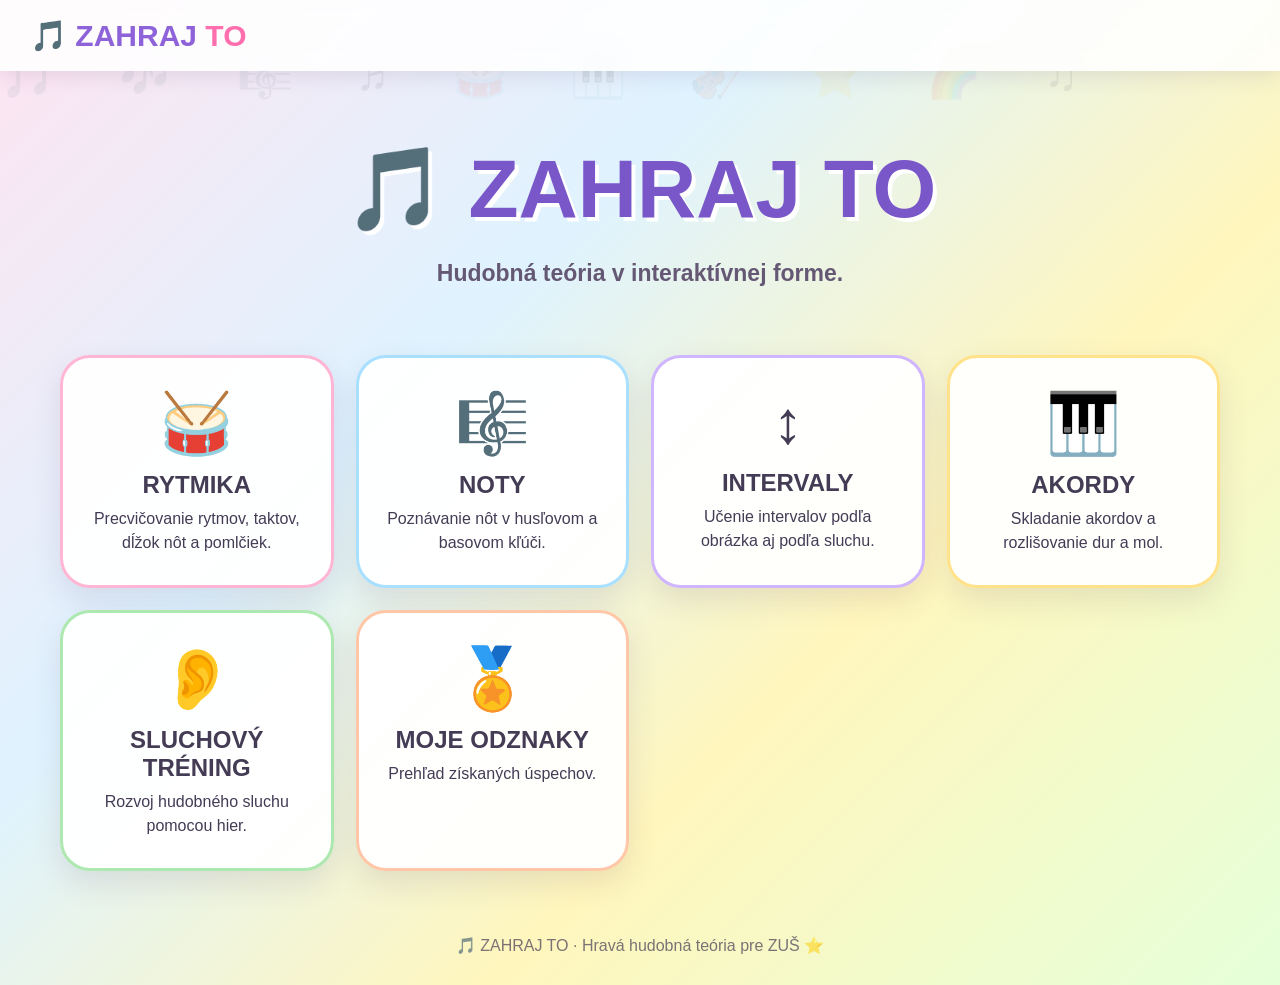
<file: index_ZAHRAJ_TO_upravene (2).html>
<!DOCTYPE html>
<html lang="sk">
<head>
<meta charset="UTF-8">
<meta name="viewport" content="width=device-width, initial-scale=1.0">
<title>🎵 ZAHRAJ TO</title>

<style>

*{
    box-sizing:border-box;
}

body{
    margin:0;
    font-family:"Trebuchet MS",Arial,sans-serif;
    color:#443b55;
    min-height:100vh;
    background:
        linear-gradient(135deg,
        #ffe4f1 0%,
        #dff3ff 35%,
        #fff6bd 65%,
        #e5ffd9 100%);
    overflow-x:hidden;
}

body::before{
    content:"🎵   🎶   🎼   ♬   🥁   🎹   🎻   ⭐   🌈   ♫";
    position:fixed;
    inset:0;
    z-index:-1;
    font-size:45px;
    line-height:150px;
    letter-spacing:25px;
    opacity:.08;
    animation:bgMove 20s linear infinite;
    pointer-events:none;
}

@keyframes bgMove{
    0%{transform:translateY(0)}
    50%{transform:translateY(-80px)}
    100%{transform:translateY(0)}
}

header{
    background:rgba(255,255,255,.88);
    backdrop-filter:blur(10px);
    padding:18px 30px;
    display:flex;
    justify-content:space-between;
    align-items:center;
    box-shadow:0 5px 20px rgba(80,60,100,.12);
    position:sticky;
    top:0;
    z-index:20;
}

.logo{
    font-size:30px;
    font-weight:900;
    color:#8e62d9;
}

.logo span{
    color:#ff6fae;
}

.back{
    display:none;
    border:none;
    background:#e9ddff;
    color:#704db0;
    padding:10px 18px;
    border-radius:20px;
    cursor:pointer;
    font-weight:bold;
}

main{
    max-width:1200px;
    margin:auto;
    padding:35px 20px;
}

.hero{
    text-align:center;
    padding:35px 10px 45px;
}

.hero h1{
    font-size:clamp(48px,8vw,82px);
    margin:0;
    color:#7957c9;
    text-shadow:4px 4px white;
    transition:.3s;
}

.hero p{
    font-size:23px;
    font-weight:bold;
    color:#655875;
}

.menu{
    display:grid;
    grid-template-columns:repeat(auto-fit,minmax(240px,1fr));
    gap:22px;
}

.card{
    background:rgba(255,255,255,.94);
    border-radius:30px;
    padding:30px 22px;
    text-align:center;
    box-shadow:0 12px 30px rgba(80,60,100,.12);
    cursor:pointer;
    transition:.25s;
    border:3px solid transparent;
}

.card:hover{
    transform:scale(1.05) rotate(-1deg);
    box-shadow:0 18px 40px rgba(80,60,100,.2);
}

.card:nth-child(1){border-color:#ffb6d5}
.card:nth-child(2){border-color:#a9dfff}
.card:nth-child(3){border-color:#d0b5ff}
.card:nth-child(4){border-color:#ffe28a}
.card:nth-child(5){border-color:#aee8b1}
.card:nth-child(6){border-color:#ffc7a8}

.card .icon{
    font-size:60px;
}

.card h2{
    margin:12px 0 8px;
}

.card p{
    margin:0;
    line-height:1.5;
}

.section{
    display:none;
}

.section.active{
    display:block;
    animation:appear .35s ease;
}

@keyframes appear{
    from{
        opacity:0;
        transform:translateY(15px);
    }
    to{
        opacity:1;
        transform:translateY(0);
    }
}

.panel{
    background:rgba(255,255,255,.95);
    border-radius:30px;
    padding:28px;
    margin-bottom:25px;
    box-shadow:0 10px 30px rgba(80,60,100,.12);
}

.panel h1{
    color:#7654c4;
}

.panel h2{
    color:#7654c4;
}

.controls{
    display:flex;
    flex-wrap:wrap;
    gap:10px;
    margin:15px 0;
}

button,select{
    border:none;
    border-radius:18px;
    padding:13px 20px;
    font-size:16px;
    font-weight:bold;
    cursor:pointer;
    background:#e8ddff;
    color:#553c86;
    transition:.2s;
}

button:hover{
    transform:translateY(-2px);
    filter:brightness(.97);
}

button.primary{
    background:#ff91bd;
    color:white;
}

button.blue{
    background:#9ddcff;
    color:#225a7a;
}

button.yellow{
    background:#ffe18a;
    color:#775b00;
}

button.green{
    background:#aee8b1;
    color:#27622c;
}

button.purple{
    background:#c9adff;
    color:#53308d;
}

button.red{
    background:#ff9c9c;
    color:#762929;
}

button.selected{
    outline:4px solid rgba(120,80,190,.2);
    transform:scale(1.04);
}

/* =========================
   RYTMICKÁ OSNOVA
========================= */

.staff-container{
    background:white;
    border-radius:25px;
    padding:20px;
    margin:25px 0;
    box-shadow:inset 0 0 0 3px #eee7fa;
    overflow-x:auto;
}

#rhythmStaff{
    width:100%;
    min-width:760px;
    height:270px;
}

.staff-line{
    stroke:#45404c;
    stroke-width:2;
}

.bar-line{
    stroke:#45404c;
    stroke-width:3;
}

.note-head{
    fill:#24212a;
}

.note-stem{
    stroke:#24212a;
    stroke-width:3;
}

.note-beam{
    stroke:#24212a;
    stroke-width:6;
    stroke-linecap:round;
}

.note-flag{
    fill:none;
    stroke:#24212a;
    stroke-width:4;
}

.rest-symbol{
    font-size:36px;
    fill:#24212a;
}

.first-beat{
    fill:#ff5da2;
    stroke:#ff5da2;
}

.staff-beat-highlight{
    opacity:.12;
}

.rhythm-info{
    display:flex;
    justify-content:center;
    flex-wrap:wrap;
    gap:15px;
    margin:15px 0;
}

.info-pill{
    padding:10px 18px;
    border-radius:20px;
    background:#f3edff;
    font-weight:bold;
}

.tap-area{
    text-align:center;
    padding:10px 0 20px;
}

.tap-button{
    width:190px;
    height:190px;
    border-radius:50%;
    border:10px solid #ffb6d5;
    background:#ff78b1;
    color:white;
    font-size:28px;
    box-shadow:0 10px 0 #d6538d;
    margin:10px;
}

.tap-button:active{
    transform:translateY(8px);
    box-shadow:0 2px 0 #d6538d;
}

.tap-count{
    font-size:18px;
    font-weight:bold;
}

.status{
    padding:15px;
    border-radius:18px;
    background:#f4edff;
    margin-top:15px;
    font-weight:bold;
}

.status.success{
    background:#ddf8df;
    color:#25642b;
}

.status.error{
    background:#ffe1e1;
    color:#8a2d2d;
}

.accuracy{
    font-size:26px;
    font-weight:900;
    text-align:center;
    margin:15px;
}

.progress{
    height:20px;
    background:#eee;
    border-radius:20px;
    overflow:hidden;
    margin:15px 0;
}

.progress-bar{
    height:100%;
    background:linear-gradient(90deg,#ff9fc6,#a9dfff,#bca0ff);
    width:0%;
    transition:.5s;
}

/* =========================
   VYSVETLIVKY
========================= */

.rhythm-lessons{
    display:grid;
    grid-template-columns:repeat(auto-fit,minmax(240px,1fr));
    gap:15px;
}

.lesson{
    background:#faf7ff;
    border-radius:22px;
    padding:20px;
    border:2px solid #eee4ff;
}

.lesson-symbol{
    font-size:45px;
    text-align:center;
}

.lesson h3{
    text-align:center;
    color:#7654c4;
}

.lesson p{
    line-height:1.6;
}

.example{
    background:white;
    border-radius:15px;
    padding:12px;
    font-size:30px;
    text-align:center;
}

/* =========================
   NOTY
========================= */

.real-stave-container{
    background:white;
    border-radius:25px;
    padding:15px 20px;
    margin:25px 0;
    box-shadow:inset 0 0 0 3px #eee7fa;
    overflow-x:auto;
}

#noteStave{
    width:100%;
    min-width:700px;
    height:260px;
}

.note-staff-line{
    stroke:#45404c;
    stroke-width:2.5;
}

.note-clef{
    fill:#443b55;
    font-family:"Bravura","Noto Music","Segoe UI Symbol","Arial Unicode MS",serif;
    font-weight:normal;
}

.note-head-real{
    fill:#24212a;
    stroke:#24212a;
    stroke-width:2;
}

.note-stem-real{
    stroke:#24212a;
    stroke-width:3;
}

.note-accidental-real{
    fill:#7654c4;
    font-family:"Segoe UI Symbol","Arial Unicode MS",sans-serif;
    font-size:30px;
    font-weight:bold;
}

.note-ledger{
    stroke:#45404c;
    stroke-width:2.5;
}

.note-name-real{
    fill:#7654c4;
    font-size:18px;
    font-weight:bold;
}

.answers{
    display:grid;
    grid-template-columns:repeat(3,1fr);
    gap:15px;
}

.answers button{
    min-height:65px;
    background:#dff3ff;
}

.quiz-score{
    font-weight:bold;
    text-align:center;
}

/* =========================
   INTERVALY
========================= */

.interval-letter-board{display:flex;justify-content:center;align-items:center;gap:18px;flex-wrap:wrap;background:#eef8ff;border-radius:25px;padding:28px;margin:20px 0;}
.interval-letter-note{min-width:120px;padding:22px 28px;border-radius:22px;background:white;box-shadow:0 8px 0 #c9adff;font-size:52px;font-weight:900;color:#7654c4;text-align:center;}
.interval-letter-arrow{font-size:38px;font-weight:900;color:#8b6bc9;}
.interval-octave-note{text-align:center;min-height:28px;font-weight:900;color:#7654c4;}
.interval-hint{
    background:#f5efff;
    padding:14px 18px;
    border-radius:18px;
    line-height:1.6;
}
.interval-build-card{
    display:flex;
    justify-content:center;
    align-items:center;
    gap:25px;
    padding:22px;
    background:#eef8ff;
    border-radius:25px;
    margin:20px 0;
}
.interval-build-note{font-size:48px;font-weight:900;}
.interval-build-arrow{font-size:40px;}
.interval-target-label{font-size:15px;font-weight:bold;opacity:.7;text-align:center;}
.interval-target{font-size:32px;font-weight:900;color:#7654c4;text-align:center;}


.interval-puzzle{background:linear-gradient(135deg,#fff6bd,#eef8ff);border-radius:24px;padding:clamp(12px,3vw,24px);margin:20px 0;overflow:hidden;}
.interval-puzzle-row{display:flex;justify-content:center;align-items:stretch;gap:clamp(6px,2vw,12px);flex-wrap:wrap;margin:18px 0;}
.interval-slot{width:clamp(66px,17vw,105px);min-height:76px;padding:8px 5px;box-sizing:border-box;border:3px dashed #c9adff;border-radius:17px;background:white;display:flex;flex-direction:column;align-items:center;justify-content:center;gap:4px;font-size:clamp(19px,4vw,30px);line-height:1.15;font-weight:900;color:#7654c4;text-align:center;overflow-wrap:anywhere;}
.interval-slot.filled{border-style:solid;background:#f5efff;}
.interval-slot small{font-size:11px;line-height:1.2;font-weight:700;color:#786a99;}
.interval-puzzle-row .interval-letter-arrow{align-self:center;font-size:clamp(20px,4vw,32px);}
.lego-block{flex:0 1 68px;width:clamp(54px,12vw,68px);min-width:0;min-height:64px;padding:8px 4px;border:0;border-radius:14px;background:#ff91bd;color:#702449;font-size:clamp(17px,4vw,24px);line-height:1.15;font-weight:900;box-shadow:0 5px 0 #d6538d;white-space:normal;overflow-wrap:anywhere;}
.lego-block:nth-child(2n){background:#9ddcff;color:#225a7a;box-shadow:0 5px 0 #67afd4;}
.lego-block:nth-child(3n){background:#aee8b1;color:#27622c;box-shadow:0 5px 0 #70bb74;}
.lego-block:hover{transform:translateY(-3px);}
.lego-label{text-align:center;font-weight:900;color:#7654c4;margin-top:8px;line-height:1.45;}
.chord-mode-tabs{display:flex;gap:10px;flex-wrap:wrap;margin:12px 0 18px;}
.chord-mode-tabs button{flex:1 1 130px;}
.chord-puzzle{background:linear-gradient(135deg,#fff5bf,#f2eaff);border-radius:24px;padding:clamp(14px,3vw,24px);margin:16px 0;}
.chord-puzzle-slots{display:flex;gap:10px;justify-content:center;flex-wrap:wrap;margin:20px 0;}
.chord-slot{width:clamp(74px,18vw,105px);height:82px;border:3px dashed #bba6ed;border-radius:18px;background:#fff;display:flex;align-items:center;justify-content:center;font-size:clamp(24px,5vw,34px);font-weight:900;color:#7351b5;box-shadow:0 4px 0 #e2d6fb;}
.chord-slot.filled{border-style:solid;background:#f5efff;}
.chord-note-bank{display:flex;justify-content:center;gap:10px;flex-wrap:wrap;margin:18px 0;}
.chord-note-block{width:clamp(55px,12vw,70px);min-height:62px;border:0;border-radius:14px;background:#ffb5d0;color:#71304d;font-size:23px;font-weight:900;box-shadow:0 5px 0 #db7da2;cursor:pointer;}
.chord-note-block:nth-child(3n+2){background:#a8e1ff;color:#245a78;box-shadow:0 5px 0 #6eb5d8;}
.chord-note-block:nth-child(3n){background:#b8edb8;color:#285e2a;box-shadow:0 5px 0 #79c47b;}
.chord-note-block:disabled{opacity:.4;cursor:default;transform:none;}
.chord-choice{min-width:120px;margin:5px;}
.chord-explain-grid{display:grid;grid-template-columns:repeat(auto-fit,minmax(220px,1fr));gap:14px;}
.chord-explain-card{background:#f7f4ff;border-radius:18px;padding:16px;line-height:1.6;}
.chord-explain-card h3{margin-top:0;}
/* =========================
   AKORDY
========================= */

.chord-pieces{
    display:flex;
    justify-content:center;
    gap:15px;
    flex-wrap:wrap;
    margin:25px 0;
}

.piece{
    width:90px;
    height:90px;
    border-radius:20px;
    display:flex;
    align-items:center;
    justify-content:center;
    font-size:30px;
    font-weight:bold;
    background:#ffd77e;
    cursor:pointer;
    transition:.2s;
}

.piece:hover{
    transform:scale(1.08) rotate(3deg);
}

/* =========================
   ODZNAKY
========================= */

.badges{
    display:grid;
    grid-template-columns:repeat(auto-fit,minmax(220px,1fr));
    gap:20px;
}

.badge{
    padding:25px;
    border-radius:25px;
    background:#f5efff;
    text-align:center;
    transition:.3s;
    opacity:.45;
}

.badge.unlocked{
    opacity:1;
    animation:badgePop .7s ease;
    background:#fff4bd;
}

@keyframes badgePop{
    0%{transform:scale(.5) rotate(-10deg)}
    60%{transform:scale(1.15) rotate(5deg)}
    100%{transform:scale(1)}
}

.badge-icon{
    font-size:60px;
}

/* =========================
   KONFETY
========================= */

#confetti{
    position:fixed;
    inset:0;
    pointer-events:none;
    z-index:100;
}

.confetti-piece{
    position:absolute;
    width:12px;
    height:18px;
    animation:fall 2.5s linear forwards;
}

@keyframes fall{
    0%{
        transform:translateY(-20px) rotate(0deg);
        opacity:1;
    }
    100%{
        transform:translateY(110vh) rotate(720deg);
        opacity:0;
    }
}

footer{
    text-align:center;
    padding:30px;
    opacity:.7;
}

@media(max-width:700px){

    .answers{
        grid-template-columns:1fr;
    }

    .panel{
        padding:20px;
    }

    .hero h1{
        font-size:50px;
    }

    .hero p{
        font-size:18px;
    }

}

</style>
</head>


<body>

<header>

    <div class="logo">
        🎵 ZAHRAJ <span>TO</span>
    </div>

    <button
        class="back"
        id="backBtn"
        onclick="showHome()">
        ← MENU
    </button>

</header>


<main>

<!-- =========================
     DOMOV
========================= -->

<section id="home" class="section active">

    <div class="hero">

        <h1>🎵 ZAHRAJ TO</h1>

        <p>
            Hudobná teória v interaktívnej forme.
        </p>

    </div>


    <div class="menu">

        <div class="card" onclick="showSection('rhythm')">
            <div class="icon">🥁</div>
            <h2>RYTMIKA</h2>
            <p>
                Precvičovanie rytmov, taktov,
                dĺžok nôt a pomlčiek.
            </p>
        </div>

        <div class="card" onclick="showSection('notes')">
            <div class="icon">🎼</div>
            <h2>NOTY</h2>
            <p>
                Poznávanie nôt v husľovom
                a basovom kľúči.
            </p>
        </div>

        <div class="card" onclick="showSection('intervals')">
            <div class="icon">↕️</div>
            <h2>INTERVALY</h2>
            <p>
                Učenie intervalov podľa obrázka
                aj podľa sluchu.
            </p>
        </div>

        <div class="card" onclick="showSection('chords')">
            <div class="icon">🎹</div>
            <h2>AKORDY</h2>
            <p>
                Skladanie akordov a rozlišovanie
                dur a mol.
            </p>
        </div>

        <div class="card" onclick="showSection('ear')">
            <div class="icon">👂</div>
            <h2>SLUCHOVÝ TRÉNING</h2>
            <p>
                Rozvoj hudobného sluchu
                pomocou hier.
            </p>
        </div>

        <div class="card" onclick="showSection('badges')">
            <div class="icon">🏅</div>
            <h2>MOJE ODZNAKY</h2>
            <p>
                Prehľad získaných úspechov.
            </p>
        </div>

    </div>

</section>


<!-- =========================
     RYTMIKA
========================= -->

<section id="rhythm" class="section">

<div class="panel">

    <h1>🥁 Rytmika</h1>

    <p>
        Pozri sa na rytmus v notovej osnove,
        vypočuj si ho a potom ho čo najpresnejšie
        zopakuj.
    </p>


    <h2>🎚️ Tempo</h2>

    <div class="controls">

        <button onclick="setBPM(60)" id="bpm60">
            60 BPM
        </button>

        <button onclick="setBPM(80)" id="bpm80">
            80 BPM
        </button>

        <button onclick="setBPM(100)" id="bpm100">
            100 BPM
        </button>

        <button onclick="setBPM(120)" id="bpm120">
            120 BPM
        </button>

    </div>

    <div class="controls metronome-controls">

        <button
            class="purple selected"
            id="metronomeToggle"
            onclick="toggleMetronome()">
            🔊 METRONÓM: ZAPNUTÝ
        </button>

    </div>

    <p>
        Aktuálne tempo:
        <strong id="bpmValue">80 BPM</strong>
    </p>
    <h2>📏 Takt</h2>

    <div class="status">
        Všetky rytmické cvičenia sú v takte <strong>4/4</strong> a majú presne <strong>2 takty</strong>.
    </div>

    <h2>🎓 Úroveň</h2>

    <div class="controls">

        <button
            class="green selected"
            id="levelEasy"
            onclick="setLevel('easy')">
            🟢 ĽAHKÁ
        </button>

        <button
            class="yellow"
            id="levelMedium"
            onclick="setLevel('medium')">
            🟡 STREDNÁ
        </button>

        <button
            class="red"
            id="levelHard"
            onclick="setLevel('hard')">
            🔴 ŤAŽKÁ
        </button>

    </div>


    <div class="rhythm-info">

        <div class="info-pill">
            🎼 2 takty · 4/4
        </div>

        <div class="info-pill">
            ⭐ <span id="rhythmLevelInfo">Ľahká</span>
        </div>

        <div class="info-pill">
            📚 Cvičenie <span id="rhythmExerciseInfo">1/30</span>
        </div>

    </div>


    <!-- SKUTOČNÁ NOTOVÁ OSNOVA -->

    <div class="staff-container">

        <svg
            id="rhythmStaff"
            viewBox="0 0 1000 270"
            preserveAspectRatio="xMidYMid meet">

            <!-- osnovové čiary -->

            <line class="staff-line"
                x1="50" y1="70"
                x2="950" y2="70"/>

            <line class="staff-line"
                x1="50" y1="90"
                x2="950" y2="90"/>

            <line class="staff-line"
                x1="50" y1="110"
                x2="950" y2="110"/>

            <line class="staff-line"
                x1="50" y1="130"
                x2="950" y2="130"/>

            <line class="staff-line"
                x1="50" y1="150"
                x2="950" y2="150"/>

            <!-- husľový kľúč -->

            <text
                x="65"
                y="145"
                font-size="92">
                𝄞
            </text>

            <!-- taktová čiara po kľúči -->

            <line
                class="bar-line"
                x1="145" y1="65"
                x2="145" y2="155"/>

            <g id="rhythmNotes"></g>

        </svg>

    </div>


    <div class="controls">

        <button
            class="primary"
            onclick="playRhythm()">
            ▶ PREHRAŤ VZOR
        </button>

        <button
            class="blue"
            onclick="newRhythm()">
            🔄 NOVÝ RYTMUS
        </button>

    </div>


    <h2>🎯 Zopakuj rytmus</h2>

    <p>
        Môžeš použiť veľké tlačidlo,
        <strong>medzerník</strong> alebo
        <strong>mikrofón</strong>.
    </p>


    <div class="tap-area">

        <button
            class="tap-button"
            id="tapButton"
            onclick="tapRhythm()">

            👆<br>
            ŤUKAJ

        </button>

        <div class="tap-count">
            Odťukané údery:
            <span id="tapCount">0</span>
        </div>

    </div>


    <div class="controls">

        <button
            class="purple"
            onclick="startMic()">
            🎤 ZAPNÚŤ MIKROFÓN
        </button>

        <button
            onclick="stopMic()">
            ⏹ VYPNÚŤ MIKROFÓN
        </button>

        <button
            onclick="resetTaps()">
            ↩️ VYMAZAŤ ŤUKNUTIA
        </button>

    </div>


    <div
        class="status"
        id="rhythmStatus">

        Stlač „Prehrať vzor“ a potom ho zopakuj.

    </div>


    <div
        class="accuracy"
        id="rhythmAccuracy">

        Presnosť: —

    </div>


    <div class="progress">

        <div
            class="progress-bar"
            id="rhythmProgress">
        </div>

    </div>

</div>


<!-- =========================
     VYSVETLIVKY RYTMIKY
========================= -->

<div class="panel">

<h2>📖 Rytmické vysvetlivky</h2>

<p>
Rytmus určuje, <strong>ako dlho jednotlivé tóny
trvajú a kedy zaznejú</strong>. Každá nota má svoju
časovú hodnotu.
</p>


<div class="rhythm-lessons">


<div class="lesson">

<div class="lesson-symbol">𝅝</div>

<h3>Celá nota</h3>

<p>
Trvá <strong>4 doby</strong> v 4/4 takte.
</p>

<div class="example">
𝅝
</div>

</div>


<div class="lesson">

<div class="lesson-symbol">𝅗𝅥</div>

<h3>Polová nota</h3>

<p>
Trvá <strong>2 doby</strong>.
</p>

<div class="example">
𝅗𝅥
</div>

</div>


<div class="lesson">

<div class="lesson-symbol">♩</div>

<h3>Štvrťová nota</h3>

<p>
Trvá <strong>1 dobu</strong>.
</p>

<div class="example">
♩ ♩ ♩ ♩
</div>

</div>


<div class="lesson">

<div class="lesson-symbol">♪</div>

<h3>Osminová nota</h3>

<p>
Trvá <strong>polovicu doby</strong>.
Dve osminové noty sa zmestia do jednej štvrťovej doby.
</p>

<div class="example">
♪ ♪
</div>

</div>


<div class="lesson">

<div class="lesson-symbol">𝅘𝅥𝅮</div>

<h3>Šestnástinová nota</h3>

<p>
Trvá <strong>štvrtinu doby</strong>.
Do jednej štvrťovej doby sa zmestia štyri šestnástiny.
</p>

<div class="example">
𝅘𝅥𝅮 𝅘𝅥𝅮 𝅘𝅥𝅮 𝅘𝅥𝅮
</div>

</div>


<div class="lesson">

<div class="lesson-symbol">♪♪♪</div>

<h3>Triola</h3>

<p>
Triola rozdelí čas jednej štvrťovej doby
na <strong>tri rovnaké časti</strong>.
</p>

<div class="example">
♪³
</div>

</div>




<div class="lesson">

<div class="lesson-symbol">♩.</div>

<h3>Bodkovaná nota</h3>

<p>
Bodka predĺži notu o polovicu jej pôvodnej hodnoty.
Napríklad bodkovaná štvrťová nota trvá
<strong>1,5 doby</strong>.
</p>

<div class="example">
♩.
</div>

</div>


<div class="lesson">

<div class="lesson-symbol">𝄽</div>

<h3>Štvrťová pomlčka</h3>

<p>
Ticho v trvaní <strong>1 doby</strong>.
</p>

<div class="example">
𝄽
</div>

</div>


<div class="lesson">

<div class="lesson-symbol">𝄼</div>

<h3>Osminová pomlčka</h3>

<p>
Ticho v trvaní <strong>polovice doby</strong>.
</p>

<div class="example">
𝄼
</div>

</div>


<div class="lesson">

<div class="lesson-symbol">𝄾</div>

<h3>Šestnástinová pomlčka</h3>

<p>
Ticho v trvaní <strong>štvrtiny doby</strong>.
</p>

<div class="example">
𝄾
</div>

</div>


<div class="lesson">

<div class="lesson-symbol">𝄻</div>

<h3>Polová pomlčka</h3>

<p>
Ticho v trvaní <strong>2 dôb</strong>.
</p>

<div class="example">
𝄻
</div>

</div>


<div class="lesson">

<div class="lesson-symbol">𝄺</div>

<h3>Celá pomlčka</h3>

<p>
V 4/4 takte predstavuje ticho počas
<strong>celého taktu – 4 doby</strong>.
</p>

<div class="example">
𝄺
</div>

</div>


<div class="lesson">

<div class="lesson-symbol">𝄹</div>

<h3>Dvojtaktová pomlčka</h3>

<p>
Označuje ticho počas <strong>dvoch celých taktov</strong>.
V tréneri sa používa iba ako vysvetľujúci symbol.
</p>

<div class="example">
𝄹
</div>

</div>


</div>


<h2 style="margin-top:35px;">
📏 Takt 4/4 a taktová čiara
</h2>

<p style="line-height:1.7;">
V tejto aplikácii sú všetky rytmické cvičenia v <strong>4/4 takte</strong>.
Jeden takt preto obsahuje štyri štvrťové doby a každé cvičenie má presne dva takty.
Taktová čiara <strong>|</strong> oddeľuje prvý a druhý takt.
</p>

<div class="example">
♩ ♩ ♩ ♩ | ♩ ♩ ♩ ♩
</div>

</div>

</section>


<!-- =========================
     NOTY
========================= -->

<section id="notes" class="section">

<div class="panel">

<h1>🎼 Noty</h1>

<div class="controls">

<button
class="primary"
id="noteTrebleButton"
onclick="selectNoteMode('treble')">
🎻 Husľový kľúč
</button>

<button
class="blue"
id="noteBassButton"
onclick="selectNoteMode('bass')">
🎸 Basový kľúč
</button>

<button
class="purple"
id="noteAccidentalButton"
onclick="selectNoteMode('accidentals')">
♯ / ♭ Posuvky
</button>

</div>

<h2 id="noteModeTitle">🎻 Husľový kľúč</h2>

<div class="real-stave-container">
    <svg id="noteStave" viewBox="0 0 900 260" preserveAspectRatio="xMidYMid meet" aria-label="Notová osnova">
        <g id="noteStaveGraphics"></g>
    </svg>
</div>

<h2>Aká je to nota?</h2>

<div class="answers" id="noteAnswers"></div>

<div class="status" id="noteStatus">Vyber správnu odpoveď.</div>

<p class="quiz-score">
Správne:
<span id="noteScore">0</span>/10
</p>

</div>


<div class="panel">

<h2>📖 Vysvetlivky</h2>

<div class="explanation">

<h3>🎻 Husľový kľúč</h3>

<p>
Husľový kľúč určuje výšku tónov na notovej osnove.
</p>

<p>
<strong>Linky:</strong>
E – G – H – D – F
</p>

<p>
<strong>Medzery:</strong>
F – A – C – E
</p>

</div>


<div class="explanation">

<h3>🎸 Basový kľúč</h3>

<p>
Basový kľúč používame najmä pre nižšie tóny.
</p>

<p>
<strong>Linky:</strong>
G – H – D – F – A
</p>

<p>
<strong>Medzery:</strong>
A – C – E – G
</p>

</div>


<div class="explanation">

<h3>♯ Krížik</h3>

<p>
Zvyšuje tón o pol tónu.
</p>

</div>


<div class="explanation">

<h3>♭ Béčko</h3>

<p>
Znižuje tón o pol tónu.
</p>

</div>

</div>

</section>


<!-- =========================
     INTERVALY
========================= -->

<section id="intervals" class="section">
<div class="panel">
<h1>↕️ Určenie a skladanie intervalov</h1>
<div class="controls">
<button class="primary" onclick="selectIntervalMode('picture')">🎨 Urči interval</button>
<button class="purple" onclick="selectIntervalMode('build')">🧩 Postav interval</button>
</div>

<div id="intervalPictureGame">
<h2>🎨 1. Urči interval</h2>
<p class="interval-hint">Pracujeme iba s tónmi <strong>C dur</strong> (C – D – E – F – G – A – H). Prvá nota nemusí byť C. Pozri sa na dve písmenkové noty a urč, aký interval tvoria.</p>
<div class="interval-letter-board" id="intervalLetterBoard"></div>
<div class="interval-octave-note" id="intervalOctaveNote"></div>
<h3>Aký je to interval?</h3>
<div class="answers" id="intervalAnswers"></div>
<div class="status" id="intervalStatus">Vyber správnu odpoveď.</div>
</div>

<div id="intervalBuildGame" style="display:none;">
<h2>🧩 2. Postav interval</h2>
<p class="interval-hint">Zober prvú notu a postav k nej požadovaný interval. Použi iba tóny <strong>C dur</strong>. Klikaj na „lego“ kocky a vyskladaj správnu druhú notu.</p>
<div class="interval-puzzle">
<div class="lego-label">Tvoja stavebná úloha</div>
<div class="interval-puzzle-row">
<div class="interval-slot filled" id="buildStartNote">C4<small>začiatočný tón</small></div>
<div class="interval-letter-arrow">+</div>
<div class="interval-slot" id="buildTargetInterval">5<small>Kvinta</small></div>
<div class="interval-letter-arrow">=</div>
<div class="interval-slot" id="buildAnswerSlot">?<small>druhý tón</small></div>
</div>
<div class="lego-label">Vyber kocku s druhou notou:</div>
<div class="interval-puzzle-row" id="buildIntervalAnswers"></div>
</div>
<div class="status" id="buildIntervalStatus">🧩 Poskladaj interval.</div>
</div>

<p class="quiz-score">Správne: <span id="intervalScore">0</span>/10</p>
</div>

<div class="panel">
<h2>📖 Intervaly</h2>
<div class="explanation"><h3>1 – Prima</h3><p>C → C</p></div>
<div class="explanation"><h3>2 – Sekunda</h3><p>C → D</p></div>
<div class="explanation"><h3>3 – Tercia</h3><p>C → E</p></div>
<div class="explanation"><h3>4 – Kvarta</h3><p>C → F</p></div>
<div class="explanation"><h3>5 – Kvinta</h3><p>C → G</p></div>
<div class="explanation"><h3>6 – Sexta</h3><p>C → A</p></div>
<div class="explanation"><h3>7 – Septima</h3><p>C → H</p></div>
<div class="explanation"><h3>8 – Oktáva</h3><p>C → C</p></div>
</div>
</section>


<!-- =========================
     AKORDY
========================= -->

<section id="chords" class="section">
<div class="panel">
<h1>🎹 Akordy</h1>
<p>Vyber si tréning a uč sa skladať akordy aj rozpoznávať ich zvuk.</p>
<div class="chord-mode-tabs">
<button class="primary" onclick="selectChordMode('dur')">☀️ Poskladaj DÚR</button>
<button class="purple" onclick="selectChordMode('mol')">🌙 Poskladaj MOL</button>
<button class="blue" onclick="startChordEarRound()">👂 Spoznaj akord</button>
</div>
<div id="chordBuildGame">
<h2 id="chordBuildTitle">🧩 Poskladaj durový akord</h2>
<p id="chordQuestion">Vyskladaj tóny akordu C dur.</p>
<div class="chord-puzzle">
<div class="lego-label">Tvoje tri miesta pre tóny akordu</div>
<div class="chord-puzzle-slots" id="chordBuildSlots">
<div class="chord-slot">1. tón</div><div class="chord-slot">3. tón</div><div class="chord-slot">5. tón</div>
</div>
<p style="text-align:center">Vyber tri kocky v správnom poradí. Kliknutím na vybranú kocku ju môžeš odobrať.</p>
<div class="chord-note-bank" id="chordNoteBank"></div>
<div class="status" id="chordStatus">Začni výberom kociek.</div>
<div style="display:flex;gap:10px;justify-content:center;flex-wrap:wrap;margin-top:12px">
<button class="primary" onclick="checkChord()">✓ SKONTROLOVAŤ</button>
<button class="blue" onclick="newChordBuild()">↻ NOVÝ AKORD</button>
</div>
</div>
</div>
<div id="chordEarGame" style="display:none">
<h2>👂 Spoznaj akord podľa zvuku</h2>
<p>Vypočuj si akord a rozhodni, či je durový alebo molový. Ak chceš, môžeš si ho prehrať znova.</p>
<div class="chord-puzzle" style="text-align:center">
<div style="font-size:48px">🎹 🎵</div>
<button class="primary" onclick="playChordEar()">▶ PREHRAŤ AKORD</button>
<div style="margin-top:16px">
<button class="yellow chord-choice" onclick="answerChordEar('dur')">☀️ DUR</button>
<button class="blue chord-choice" onclick="answerChordEar('mol')">🌙 MOL</button>
</div>
<div class="status" id="chordTypeStatus">Stlač „Prehrať akord“ a pozorne počúvaj.</div>
<button class="purple" onclick="startChordEarRound()">↻ ĎALŠÍ AKORD</button>
</div>
</div>
</div>
<div class="panel">
<h2>📖 Ako fungujú akordy?</h2>
<div class="chord-explain-grid">
<div class="chord-explain-card"><h3>🧱 Ako sa akord skladá?</h3><p>Akord vznikne, keď zaznejú aspoň tri tóny spolu alebo tesne po sebe. Základný trojzvuk skladáme z <strong>1., 3. a 5. tónu</strong> vzhľadom na jeho základný tón.</p><p>Napríklad C dur: <strong>C – E – G</strong>. V tomto tréningu si vyskúšaš akordy so základnými tónmi C, G, E, F, A a H (aj G, ktoré sa v zozname opakuje len raz).</p></div>
<div class="chord-explain-card"><h3>☀️ Durový akord</h3><p>Durový trojzvuk sa skladá zo základného tónu, veľkej tercie a čistej kvinty. Napríklad C dur = <strong>C – E – G</strong>.</p><p>Často pôsobí jasne, otvorene alebo veselo, ale nálada závisí aj od hudobného kontextu.</p></div>
<div class="chord-explain-card"><h3>🌙 Molový akord</h3><p>Molový trojzvuk sa skladá zo základného tónu, malej tercie a čistej kvinty. Napríklad C mol = <strong>C – Es – G</strong>.</p><p>Často pôsobí jemnejšie, tmavšie alebo smutnejšie. Skús porovnať rovnaký základný tón v dur a mol.</p></div>
<div class="chord-explain-card"><h3>👂 Ako rozoznať dur a mol?</h3><p>Všímaj si najmä rozdiel medzi 2. a 3. tónom akordu: v molovom akorde je tercia o poltón nižšia než v durovom. Najprv počúvaj celkový charakter, potom si skús všimnúť aj jednotlivé tóny.</p></div>
</div>
</div>
</section>


<!-- =========================
     SLUCH
========================= -->

<section id="ear" class="section">

<div class="panel">

<h1>👂 Sluchový tréning</h1>

<h2>📈 Vyšší alebo nižší?</h2>

<button
class="primary"
onclick="playHigherLower()">
▶ PREHRAŤ DVA TÓNY
</button>

<div class="controls">

<button
class="yellow"
onclick="higherLowerAnswer('higher')">
⬆️ VYŠŠÍ
</button>

<button
class="blue"
onclick="higherLowerAnswer('lower')">
⬇️ NIŽŠÍ
</button>

</div>

<div
class="status"
id="higherStatus">
Najprv si vypočuj tóny.
</div>

</div>


<div class="panel">

<h2>🎵 Zopakuj melódiu</h2>

<p>
Aplikácia prehrá krátku melódiu.
</p>

<button
class="primary"
onclick="playMelody()">
▶ PREHRAŤ MELODÍU
</button>

<div class="controls">

<button onclick="playTone(261.63)">
C
</button>

<button onclick="playTone(293.66)">
D
</button>

<button onclick="playTone(329.63)">
E
</button>

<button onclick="playTone(349.23)">
F
</button>

<button onclick="playTone(392)">
G
</button>

</div>

<div
class="status"
id="melodyStatus">
Zopakuj melódiu C – D – E.
</div>

</div>


<div class="panel">

<h2>🎹 Rozpoznaj tón</h2>

<button
class="primary"
onclick="playRecognitionTone()">
▶ PREHRAŤ TÓN
</button>

<div class="answers">

<button onclick="recognitionAnswer('C')">
C
</button>

<button onclick="recognitionAnswer('D')">
D
</button>

<button onclick="recognitionAnswer('E')">
E
</button>

</div>

<div
class="status"
id="recognitionStatus">
Vypočuj si tón.
</div>

</div>


<div class="panel">

<h2>📖 Vysvetlivky</h2>

<div class="explanation">

<h3>🎵 Tón</h3>

<p>
Tón je zvuk s určitou výškou.
</p>

</div>

<div class="explanation">

<h3>🎶 Melódia</h3>

<p>
Melódia je postupnosť tónov,
ktoré vytvárajú hudobnú myšlienku.
</p>

</div>

<div class="explanation">

<h3>⬆️ Vyšší tón</h3>

<p>
Má vyššiu frekvenciu.
</p>

</div>

<div class="explanation">

<h3>⬇️ Nižší tón</h3>

<p>
Má nižšiu frekvenciu.
</p>

</div>

</div>

</section>


<!-- =========================
     ODZNAKY
========================= -->

<section id="badges" class="section">

<div class="panel">

<h1>🏅 Moje odznaky</h1>

<p>
Získavaj úspechy a staň sa malým hudobníkom ZUŠ!
</p>

<div class="badges">

<div class="badge" id="badge-rhythm">

<div class="badge-icon">🥁</div>

<h2>
Rytmický majster
</h2>

<p>
10 správnych rytmov
</p>

</div>


<div class="badge" id="badge-notes">

<div class="badge-icon">🎼</div>

<h2>
Lovec nôt
</h2>

<p>
10 správnych úloh v notách
</p>

</div>


<div class="badge" id="badge-intervals">

<div class="badge-icon">↕️</div>

<h2>
Kráľ intervalov
</h2>

<p>
10 správnych intervalov
</p>

</div>


<div class="badge" id="badge-chords">

<div class="badge-icon">🎹</div>

<h2>
Staviteľ akordov
</h2>

<p>
10 správnych akordov
</p>

</div>


<div class="badge" id="badge-ear">

<div class="badge-icon">👂</div>

<h2>
Hudobné ucho
</h2>

<p>
10 správnych sluchových úloh
</p>

</div>


<div class="badge" id="badge-all">

<div class="badge-icon">🌟</div>

<h2>
Malý hudobník ZUŠ
</h2>

<p>
Získaj všetky ostatné odznaky
</p>

</div>

</div>

</div>

</section>

</main>


<footer>
🎵 ZAHRAJ TO · Hravá hudobná teória pre ZUŠ ⭐
</footer>


<div id="confetti"></div>


<script>

/* =====================================================
   NAVIGÁCIA
===================================================== */

function showSection(id){

    document.querySelectorAll(".section")
        .forEach(section=>{
            section.classList.remove("active");
        });

    document.getElementById(id)
        .classList.add("active");

    document.getElementById("backBtn")
        .style.display="block";

    window.scrollTo({
        top:0,
        behavior:"smooth"
    });
}


function showHome(){

    document.querySelectorAll(".section")
        .forEach(section=>{
            section.classList.remove("active");
        });

    document.getElementById("home")
        .classList.add("active");

    document.getElementById("backBtn")
        .style.display="none";

    window.scrollTo({
        top:0,
        behavior:"smooth"
    });
}


/* =====================================================
   KONFETY
===================================================== */

function confetti(){

    const container=
        document.getElementById("confetti");

    for(let i=0;i<80;i++){

        const piece=
            document.createElement("div");

        piece.className=
            "confetti-piece";

        piece.style.left=
            Math.random()*100+"%";

        piece.style.background=
            [
                "#ff8fba",
                "#9ddcff",
                "#ffe18a",
                "#bca0ff",
                "#aee8b1"
            ][Math.floor(Math.random()*5)];

        piece.style.animationDelay=
            Math.random()*.5+"s";

        container.appendChild(piece);

        setTimeout(()=>{
            piece.remove();
        },3000);
    }
}


/* =====================================================
   AUDIO ENGINE – KLAVÍR
===================================================== */

let audioContext=null;


function getAudio(){

    if(!audioContext){

        audioContext=
            new(
                window.AudioContext ||
                window.webkitAudioContext
            )();
    }

    if(audioContext.state==="suspended"){
        audioContext.resume();
    }

    return audioContext;
}


/*
    Jednoduchá syntéza klavírneho zvuku.

    Nie je to obyčajný sine beep:
    skladá sa z viacerých harmonických
    frekvencií a rýchleho útlmu.
*/

function playPiano(freq,duration=.5,volume=.25){

    const ctx=getAudio();

    const now=ctx.currentTime;

    const master=
        ctx.createGain();

    master.gain.setValueAtTime(
        .001,
        now
    );

    master.gain.exponentialRampToValueAtTime(
        volume,
        now+.008
    );

    master.gain.exponentialRampToValueAtTime(
        .001,
        now+duration
    );

    master.connect(ctx.destination);


    const harmonics=[
        {mult:1,amp:1},
        {mult:2,amp:.45},
        {mult:3,amp:.2},
        {mult:4,amp:.1},
        {mult:5,amp:.05}
    ];


    harmonics.forEach(h=>{

        const osc=
            ctx.createOscillator();

        const gain=
            ctx.createGain();

        osc.type="sine";

        osc.frequency.value=
            freq*h.mult;

        gain.gain.value=
            h.amp;

        osc.connect(gain);
        gain.connect(master);

        osc.start(now);

        osc.stop(
            now+duration+.05
        );

    });
}


function playTone(freq,duration=.4){

    playPiano(
        freq,
        duration,
        .22
    );
}



/* =====================================================
   RYTMICKÝ ENGINE – 30 CVIČENÍ PRE KAŽDÚ ÚROVEŇ
   VŠETKY CVIČENIA: 2 TAKTY, 4/4
===================================================== */

/*
    Trvanie zapisujeme v šestnástinových jednotkách:
    celá = 16, polová = 8, štvrťová = 4,
    osminová = 2, šestnástinová = 1.

    "triplet" je CELÁ skupina troch osminových triol
    a spolu trvá jednu štvrťovú dobu = 4 jednotky.

    Trioly používame iba v ŤAŽKEJ úrovni.
*/

const NOTE_VALUES={
    whole:16,
    half:8,
    quarter:4,
    eighth:2,
    sixteenth:1,
    dottedQuarter:6,
    dottedHalf:12,
    triplet:4,
};

const REST_VALUES={
    wholeRest:16,
    halfRest:8,
    quarterRest:4,
    eighthRest:2,
    sixteenthRest:1
};

function getDuration(type){
    return NOTE_VALUES[type] ?? REST_VALUES[type] ?? 0;
}

function patternDuration(pattern){
    return pattern.reduce((sum,type)=>sum+getDuration(type),0);
}

/*
    Každý riadok v "bars" je presne jeden takt 4/4 = 16 jednotiek.
    Z pripravených taktov vytvoríme 30 pevných dvojtaktových cvičení.
*/
function makeThirtyExercises(bars){
    const exercises=[];

    for(let i=0;i<30;i++){
        const firstIndex=i % bars.length;
        const secondIndex=(i*7 + 3 + Math.floor(i/bars.length)*5) % bars.length;

        exercises.push([
            [...bars[firstIndex]],
            [...bars[secondIndex]]
        ]);
    }

    return exercises;
}

/* -------------------------
   ĽAHKÁ
   Povolené:
   celá, polová, štvrťová, osminová nota,
   celá a polová pomlčka.
------------------------- */
const easyBars=[
    ["quarter","quarter","quarter","quarter"],
    ["half","half"],
    ["whole"],
    ["half","quarter","quarter"],
    ["quarter","half","quarter"],
    ["eighth","eighth","quarter","half"],
    ["quarter","eighth","eighth","half"],
    ["half","eighth","eighth","quarter"],
    ["eighth","eighth","eighth","eighth","half"],
    ["quarter","quarter","eighth","eighth","quarter"],
    ["halfRest","half"],
    ["half","halfRest"],
    ["quarter","quarter","halfRest"],
    ["eighth","eighth","quarter","halfRest"],
    ["wholeRest"]
];

/* -------------------------
   STREDNÁ
   Navyše:
   šestnástinová nota, triola,
   štvrťová a osminová pomlčka.
------------------------- */
const mediumBars=[
    ["eighth","eighth","quarter","half"],
    ["sixteenth","sixteenth","sixteenth","sixteenth","quarter","half"],
    ["quarter","sixteenth","sixteenth","eighth","half"],
    ["sixteenth","sixteenth","eighth","quarter","half"],
    ["quarterRest","quarter","half"],
    ["eighthRest","eighth","quarter","half"],
    ["quarter","eighthRest","eighth","quarter","quarter"],
    ["sixteenth","sixteenth","eighth","quarter","half"],
    ["quarter","sixteenth","sixteenth","sixteenth","sixteenth","quarter"],
    ["sixteenth","sixteenth","sixteenth","sixteenth","eighth","eighth","quarter"],
    ["halfRest","sixteenth","sixteenth","eighth","quarter"],
    ["quarter","quarterRest","sixteenth","sixteenth","eighth","quarter"],
    ["eighth","eighth","quarterRest","quarter","quarter"],
    ["sixteenth","sixteenth","quarter","eighthRest","eighth","quarter"],
    ["quarter","sixteenth","sixteenth","quarter","eighth","eighth"]
];

/* -------------------------
   ŤAŽKÁ
   Navyše: trioly, bodkované noty a šestnástinová pomlčka.
   Môžu sa opakovať aj prvky z ľahkej a strednej úrovne.
------------------------- */
const hardBars=[
    ["dottedQuarter","eighth","quarter","quarter"],
    ["quarter","dottedQuarter","eighth","quarter"],
    ["dottedHalf","quarter"],
    ["triplet","quarter","half"],
    ["quarter","triplet","quarter","quarter"],
    ["triplet","eighth","eighth","quarter","quarter"],
    ["quarterRest","triplet","half"],
    ["eighthRest","sixteenth","sixteenth","triplet","half"],
    ["dottedQuarter","eighth","triplet","quarter"],
    ["sixteenthRest","sixteenth","eighth","triplet","half"],
    ["quarter","sixteenthRest","sixteenth","triplet","quarter","quarter"],
    ["dottedHalf","eighth","eighth","quarter"],
    ["quarterRest","dottedQuarter","eighth","quarter"],
    ["eighth","eighth","sixteenthRest","sixteenth","eighth","triplet","quarter"],
    ["sixteenth","sixteenth","sixteenth","sixteenth","triplet","quarter","quarter"]
];

const rhythmExercises={
    easy:makeThirtyExercises(easyBars),
    medium:makeThirtyExercises(mediumBars),
    hard:makeThirtyExercises(hardBars)
};

/*
    Kontrola pri načítaní kódu:
    každý takt musí mať presne 16 jednotiek.
*/
Object.entries(rhythmExercises).forEach(([exerciseLevel,exercises])=>{
    exercises.forEach((exercise,exerciseNumber)=>{
        exercise.forEach((bar,barNumber)=>{
            if(Math.abs(patternDuration(bar)-16)>.001){
                console.error(
                    "Chybný rytmus:",
                    exerciseLevel,
                    exerciseNumber+1,
                    "takt",
                    barNumber+1,
                    patternDuration(bar)
                );
            }
        });
    });
});

let bpm=80;
let level="easy";
let currentRhythm=[];
let expectedEvents=[];
let tapTimes=[];
let rhythmCompleted=false;
let rhythmCorrect=0;

const exerciseIndex={
    easy:0,
    medium:0,
    hard:0
};

function quarterMilliseconds(){
    return 60000/bpm;
}

function unitMilliseconds(){
    return quarterMilliseconds()/4;
}

function loadCurrentRhythm(){
    clearPlayback();

    const exercise=rhythmExercises[level][exerciseIndex[level]];
    const first=exercise[0];
    const second=exercise[1];

    currentRhythm=[
        ...first,
        "|",
        ...second
    ];

    resetRhythmAttemptUI(
        "Cvičenie "+(exerciseIndex[level]+1)+"/30. Najprv si vypočuj vzor."
    );

    document.getElementById("rhythmLevelInfo").textContent=
        level==="easy"
        ?"Ľahká"
        :level==="medium"
        ?"Stredná"
        :"Ťažká";

    document.getElementById("rhythmExerciseInfo").textContent=
        (exerciseIndex[level]+1)+"/30";

    renderStaff();
    prepareExpectedEvents();
}

function newRhythm(){
    exerciseIndex[level]=(exerciseIndex[level]+1)%30;
    loadCurrentRhythm();
}

function resetRhythmAttemptUI(message="Skús rytmus znova."){
    tapTimes=[];
    rhythmCompleted=false;

    document.getElementById("tapCount").textContent="0";
    document.getElementById("rhythmAccuracy").textContent="Presnosť: —";
    document.getElementById("rhythmProgress").style.width="0%";

    const status=document.getElementById("rhythmStatus");
    status.className="status";
    status.textContent=message;
}

/*
    Vytvorí očakávané nástupy tónov.
    Pomlčky pridajú čas, ale nevytvoria úder.
*/
function prepareExpectedEvents(){
    expectedEvents=[];
    let time=0;

    currentRhythm.forEach(item=>{
        if(item==="|") return;

        if(item==="triplet"){
            for(let i=0;i<3;i++){
                expectedEvents.push(time+(4*i/3));
            }
            time+=4;
            return;
        }

        const duration=getDuration(item);

        if(!item.toLowerCase().includes("rest")){
            expectedEvents.push(time);
        }

        time+=duration;
    });
}

/* =====================================================
   ZOBRAZENIE NOTOVEJ OSNOVY
===================================================== */

function renderStaff(){
    const group=document.getElementById("rhythmNotes");
    group.innerHTML="";

    const bars=[[],[]];
    let bar=0;

    currentRhythm.forEach(item=>{
        if(item==="|"){
            bar=1;
        }else{
            bars[bar].push(item);
        }
    });

    drawBar(bars[0],165);
    drawBar(bars[1],570);
}

function drawBar(pattern,startX){
    const group=document.getElementById("rhythmNotes");
    const ns="http://www.w3.org/2000/svg";

    const barLine=document.createElementNS(ns,"line");
    barLine.setAttribute("class","bar-line");
    barLine.setAttribute("x1",startX+350);
    barLine.setAttribute("y1","65");
    barLine.setAttribute("x2",startX+350);
    barLine.setAttribute("y2","155");
    group.appendChild(barLine);

    let position=0;

    pattern.forEach((type,index)=>{
        const duration=getDuration(type);
        const center=startX+((position+duration/2)/16)*320;

        drawRhythmSymbol(
            type,
            center,
            index===0
        );

        position+=duration;
    });
}

function drawRhythmSymbol(type,x,first){
    const group=document.getElementById("rhythmNotes");
    const ns="http://www.w3.org/2000/svg";

    if(type.includes("Rest")){
        const text=document.createElementNS(ns,"text");
        text.setAttribute("x",x);
        text.setAttribute("y","120");
        text.setAttribute("text-anchor","middle");
        text.setAttribute("class","rest-symbol");

        const symbols={
            wholeRest:"𝄺",
            halfRest:"𝄻",
            quarterRest:"𝄽",
            eighthRest:"𝄾",
            sixteenthRest:"𝄿"
        };

        text.textContent=symbols[type] || "𝄽";
        group.appendChild(text);
        return;
    }

    if(type==="triplet"){
        const spacing=22;
        for(let i=0;i<3;i++){
            drawNote(x+(i-1)*spacing,110,"eighth",first && i===0);
        }

        const text=document.createElementNS(ns,"text");
        text.setAttribute("x",x);
        text.setAttribute("y","42");
        text.setAttribute("text-anchor","middle");
        text.setAttribute("font-size","22");
        text.setAttribute("font-weight","bold");
        text.textContent="3";
        group.appendChild(text);
        return;
    }

    if(type===""){
        const spacing=12;
        for(let i=0;i<6;i++){
            drawNote(x+(i-2.5)*spacing,110,"sixteenth",first && i===0);
        }

        const text=document.createElementNS(ns,"text");
        text.setAttribute("x",x);
        text.setAttribute("y","36");
        text.setAttribute("text-anchor","middle");
        text.setAttribute("font-size","20");
        text.setAttribute("font-weight","bold");
        text.textContent="6";
        group.appendChild(text);
        return;
    }

    drawNote(x,110,type,first);
}

function drawNote(x,y,type,first){
    const group=document.getElementById("rhythmNotes");
    const ns="http://www.w3.org/2000/svg";
    const dotted=type==="dottedQuarter" || type==="dottedHalf";

    if(type==="whole"){
        const ellipse=document.createElementNS(ns,"ellipse");
        ellipse.setAttribute("cx",x);
        ellipse.setAttribute("cy",y);
        ellipse.setAttribute("rx","17");
        ellipse.setAttribute("ry","10");
        ellipse.setAttribute("fill","white");
        ellipse.setAttribute("stroke",first?"#ff5da2":"#24212a");
        ellipse.setAttribute("stroke-width","3");
        ellipse.dataset.rhythmNote="1";
        group.appendChild(ellipse);
        return;
    }

    const head=document.createElementNS(ns,"ellipse");
    head.setAttribute("cx",x);
    head.setAttribute("cy",y);
    head.setAttribute("rx","13");
    head.setAttribute("ry","9");
    head.setAttribute("class","note-head");
    head.dataset.rhythmNote="1";

    if(first){
        head.setAttribute("fill","#ff5da2");
    }

    if(type==="half" || type==="dottedHalf"){
        head.setAttribute("fill","white");
        head.setAttribute("stroke",first?"#ff5da2":"#24212a");
        head.setAttribute("stroke-width","3");
    }

    group.appendChild(head);

    const stem=document.createElementNS(ns,"line");
    stem.setAttribute("x1",x+11);
    stem.setAttribute("y1",y);
    stem.setAttribute("x2",x+11);
    stem.setAttribute("y2",y-55);
    stem.setAttribute("class","note-stem");

    if(first){
        stem.setAttribute("stroke","#ff5da2");
    }

    group.appendChild(stem);

    if(type==="eighth" || type==="sixteenth"){
        const beam=document.createElementNS(ns,"line");
        beam.setAttribute("x1",x+10);
        beam.setAttribute("y1",y-55);
        beam.setAttribute("x2",x+30);
        beam.setAttribute("y2",y-55);
        beam.setAttribute("class","note-beam");
        group.appendChild(beam);

        if(type==="sixteenth"){
            const beam2=document.createElementNS(ns,"line");
            beam2.setAttribute("x1",x+10);
            beam2.setAttribute("y1",y-46);
            beam2.setAttribute("x2",x+30);
            beam2.setAttribute("y2",y-46);
            beam2.setAttribute("class","note-beam");
            group.appendChild(beam2);
        }
    }

    if(dotted){
        const dot=document.createElementNS(ns,"circle");
        dot.setAttribute("cx",x+23);
        dot.setAttribute("cy",y);
        dot.setAttribute("r","4");
        dot.setAttribute("fill","#24212a");
        group.appendChild(dot);
    }
}

/* =====================================================
   PREHRÁVANIE RYTMU
   Zvuk presne sleduje zobrazený zápis.
===================================================== */

let playbackTimers=[];
let metronomeEnabled=true;

function clearPlayback(){
    playbackTimers.forEach(timer=>clearTimeout(timer));
    playbackTimers=[];
    clearHighlights();
}

function playMetronomeClick(strong=false){
    const ctx=getAudio();
    const now=ctx.currentTime;
    const osc=ctx.createOscillator();
    const gain=ctx.createGain();

    osc.type="square";
    osc.frequency.value=strong?1200:850;

    gain.gain.setValueAtTime(.0001,now);
    gain.gain.exponentialRampToValueAtTime(strong?.20:.12,now+.004);
    gain.gain.exponentialRampToValueAtTime(.0001,now+.055);

    osc.connect(gain);
    gain.connect(ctx.destination);
    osc.start(now);
    osc.stop(now+.07);
}

function scheduleMetronome(startDelayMs,totalDurationMs){
    if(!metronomeEnabled) return;

    const quarter=quarterMilliseconds();
    const beats=Math.round(totalDurationMs/quarter);

    for(let beat=0;beat<beats;beat++){
        playbackTimers.push(
            setTimeout(()=>{
                playMetronomeClick(beat%4===0);
            },startDelayMs+beat*quarter)
        );
    }
}

function scheduleRhythmNote(delayMs,durationMs,noteIndex){
    playbackTimers.push(
        setTimeout(()=>{
            highlightEvent(noteIndex);

            playPiano(
                261.63,
                Math.max(.08,durationMs/1000*.82),
                .26
            );
        },delayMs)
    );
}

function playRhythm(){
    clearPlayback();
    prepareExpectedEvents();

    const unit=unitMilliseconds();
    let time=0;
    let noteIndex=0;

    /*
       Jeden klik metronómu = jedna štvrťová doba.
       V 4/4 teda zaznie 8 klikov pre dva takty.
       Prvý klik každého taktu je zvýraznený.
    */
    scheduleMetronome(0,unit*32);

    currentRhythm.forEach(item=>{
        if(item==="|") return;

        if(item==="triplet"){
            const oneTripletMs=unit*(4/3);

            for(let i=0;i<3;i++){
                scheduleRhythmNote(
                    time+(oneTripletMs*i),
                    oneTripletMs,
                    noteIndex
                );
                noteIndex++;
            }

            time+=unit*4;
            return;
        }

        const durationUnits=getDuration(item);
        const durationMs=durationUnits*unit;

        if(!item.toLowerCase().includes("rest")){
            scheduleRhythmNote(
                time,
                durationMs,
                noteIndex
            );
            noteIndex++;
        }

        time+=durationMs;
    });

    playbackTimers.push(
        setTimeout(()=>{
            clearHighlights();
            document.getElementById("rhythmStatus").textContent=
                "Teraz ho skús zopakovať! 👆";
        },time+250)
    );
}

function toggleMetronome(){
    metronomeEnabled=!metronomeEnabled;

    const button=document.getElementById("metronomeToggle");

    button.classList.toggle("selected",metronomeEnabled);
    button.textContent=metronomeEnabled
        ?"🔊 METRONÓM: ZAPNUTÝ"
        :"🔇 METRONÓM: VYPNUTÝ";
}

function highlightEvent(index){
    const group=document.getElementById("rhythmNotes");
    const notes=group.querySelectorAll('[data-rhythm-note="1"]');

    notes.forEach(node=>node.classList.remove("first-beat"));

    if(notes[index]){
        notes[index].classList.add("first-beat");
    }
}

function clearHighlights(){
    document.querySelectorAll(".first-beat").forEach(
        el=>el.classList.remove("first-beat")
    );
}

/* =====================================================
   BPM + ÚROVNE
===================================================== */

function setBPM(value){
    bpm=value;

    document.getElementById("bpmValue").textContent=value+" BPM";

    document.querySelectorAll('[id^="bpm"]').forEach(
        b=>b.classList.remove("selected")
    );

    document.getElementById("bpm"+value).classList.add("selected");

    resetRhythmAttemptUI(
        "Tempo je "+value+" BPM. Cvičenie zostáva rovnaké – vypočuj si ho znova."
    );
    prepareExpectedEvents();
}

function setLevel(value){
    level=value;
    exerciseIndex[level]=0;

    document.querySelectorAll("#levelEasy,#levelMedium,#levelHard").forEach(
        b=>b.classList.remove("selected")
    );

    const id=
        value==="easy"
        ?"levelEasy"
        :value==="medium"
        ?"levelMedium"
        :"levelHard";

    document.getElementById(id).classList.add("selected");

    loadCurrentRhythm();
}

/* =====================================================
   ŤUKANIE
===================================================== */

function tapRhythm(){
    if(rhythmCompleted) return;

    if(expectedEvents.length===0){
        prepareExpectedEvents();
    }

    const now=performance.now();
    tapTimes.push(now);

    document.getElementById("tapCount").textContent=tapTimes.length;

    if(tapTimes.length>=expectedEvents.length){
        evaluateRhythm();
    }
}

function evaluateRhythm(){
    if(rhythmCompleted || expectedEvents.length===0 || tapTimes.length===0){
        return;
    }

    rhythmCompleted=true;

    const firstTap=tapTimes[0];
    const normalizedTaps=tapTimes.map(t=>(t-firstTap)/1000);

    /*
        Prvý skutočný tón berieme ako čas 0.
        Takto sa správne vyhodnotia aj pomlčky vo vnútri rytmu.
    */
    const firstExpected=expectedEvents[0];
    const expectedSeconds=expectedEvents.map(
        units=>(units-firstExpected)*unitMilliseconds()/1000
    );

    /*
        Tolerancia sa prispôsobuje BPM:
        pomalšie tempo = trochu väčšie časové okno,
        rýchlejšie tempo = menšie časové okno.
    */
    const tolerance=Math.max(
        .12,
        Math.min(
            .30,
            (quarterMilliseconds()/1000)*.30
        )
    );

    let totalAccuracy=0;

    for(let i=0;i<expectedSeconds.length;i++){
        if(normalizedTaps[i]===undefined) continue;

        const difference=Math.abs(
            normalizedTaps[i]-expectedSeconds[i]
        );

        const score=Math.max(
            0,
            1-(difference/tolerance)
        );

        totalAccuracy+=score;
    }

    const accuracy=Math.round(
        totalAccuracy/expectedSeconds.length*100
    );

    document.getElementById("rhythmAccuracy").textContent=
        "Presnosť: "+accuracy+" %";

    document.getElementById("rhythmProgress").style.width=
        Math.min(accuracy,100)+"%";

    const status=document.getElementById("rhythmStatus");

    if(
        accuracy>=60 &&
        tapTimes.length===expectedEvents.length
    ){
        status.className="status success";
        status.textContent=
            "🎉 Výborne! Cvičenie "+(exerciseIndex[level]+1)+"/30 je správne. Nasleduje ďalší rytmus.";

        rhythmCorrect++;
        updateBadgeProgress("rhythm");
        confetti();

        setTimeout(()=>{
            newRhythm();
        },1800);
    }else{
        status.className="status error";
        status.textContent=
            "🙂 Ešte to nie je ono. Vypočuj si vzor a skús rovnaký rytmus znova.";

        setTimeout(()=>{
            resetTaps();
        },1200);
    }
}

function resetTaps(){
    resetRhythmAttemptUI("Skús rytmus znova.");
}

/* Medzerník funguje rovnako ako tlačidlo ŤUKAJ. */
document.addEventListener("keydown",function(e){
    if(
        e.code==="Space" &&
        document.getElementById("rhythm").classList.contains("active")
    ){
        e.preventDefault();
        tapRhythm();
    }
});

/* =====================================================
   MIKROFÓN
===================================================== */

let micStream=null;
let micContext=null;
let analyser=null;
let micAnimation=null;
let lastMicTap=0;

async function startMic(){
    try{
        if(!navigator.mediaDevices || !navigator.mediaDevices.getUserMedia){
            throw new Error("Mikrofón nie je podporovaný.");
        }

        stopMic(false);

        micStream=await navigator.mediaDevices.getUserMedia({
            audio:{
                echoCancellation:false,
                noiseSuppression:false,
                autoGainControl:false
            }
        });

        micContext=new(
            window.AudioContext ||
            window.webkitAudioContext
        )();

        const source=micContext.createMediaStreamSource(micStream);
        analyser=micContext.createAnalyser();
        analyser.fftSize=512;
        source.connect(analyser);

        const status=document.getElementById("rhythmStatus");
        status.className="status";
        status.textContent=
            "🎤 Mikrofón je zapnutý. Tlieskaj, luskní alebo zahraj rytmus.";

        detectMicrophone();
    }catch(error){
        const status=document.getElementById("rhythmStatus");
        status.className="status error";
        status.textContent=
            "❌ Mikrofón sa nepodarilo zapnúť. Povoľ prístup k mikrofónu.";
    }
}

function stopMic(showMessage=true){
    if(micStream){
        micStream.getTracks().forEach(track=>track.stop());
        micStream=null;
    }

    if(micAnimation){
        cancelAnimationFrame(micAnimation);
        micAnimation=null;
    }

    analyser=null;

    if(micContext && micContext.state!=="closed"){
        micContext.close().catch(()=>{});
    }
    micContext=null;

    if(showMessage){
        document.getElementById("rhythmStatus").textContent=
            "🎤 Mikrofón vypnutý.";
    }
}

function detectMicrophone(){
    if(!analyser) return;

    const data=new Uint8Array(analyser.fftSize);
    analyser.getByteTimeDomainData(data);

    let sum=0;

    for(let i=0;i<data.length;i++){
        const value=(data[i]-128)/128;
        sum+=value*value;
    }

    const volume=Math.sqrt(sum/data.length);
    const now=performance.now();

    /*
        Krátky cooldown zabráni tomu, aby jeden úder
        vytvoril viacero falošných ťuknutí.
    */
    if(volume>.10 && now-lastMicTap>120){
        lastMicTap=now;
        tapRhythm();
    }

    micAnimation=requestAnimationFrame(detectMicrophone);
}


/* =====================================================
   NOTY – REÁLNA NOTOVÁ OSNOVA
===================================================== */

let noteMode="treble";
let currentNote=null;
let noteScore=0;
let noteQueue=[];
let noteQueueIndex=0;

const trebleNoteData=[
    {name:"C4",label:"C4",step:-2,freq:261.63},{name:"D4",label:"D4",step:-1,freq:293.66},
    {name:"E4",label:"E4",step:0,freq:329.63},{name:"F4",label:"F4",step:1,freq:349.23},
    {name:"G4",label:"G4",step:2,freq:392.00},{name:"A4",label:"A4",step:3,freq:440.00},
    {name:"H4",label:"H4",step:4,freq:493.88},{name:"C5",label:"C5",step:5,freq:523.25},
    {name:"D5",label:"D5",step:6,freq:587.33},{name:"E5",label:"E5",step:7,freq:659.25},
    {name:"F5",label:"F5",step:8,freq:698.46},{name:"G5",label:"G5",step:9,freq:783.99},
    {name:"A5",label:"A5",step:10,freq:880.00},{name:"H5",label:"H5",step:11,freq:987.77},
    {name:"C6",label:"C6",step:12,freq:1046.50}
];

const bassNoteData=[
    {name:"C2",label:"C2",step:-4,freq:65.41},{name:"D2",label:"D2",step:-3,freq:73.42},
    {name:"E2",label:"E2",step:-2,freq:82.41},{name:"F2",label:"F2",step:-1,freq:87.31},
    {name:"G2",label:"G2",step:0,freq:98.00},{name:"A2",label:"A2",step:1,freq:110.00},
    {name:"H2",label:"H2",step:2,freq:123.47},{name:"C3",label:"C3",step:3,freq:130.81},
    {name:"D3",label:"D3",step:4,freq:146.83},{name:"E3",label:"E3",step:5,freq:164.81},
    {name:"F3",label:"F3",step:6,freq:174.61},{name:"G3",label:"G3",step:7,freq:196.00},
    {name:"A3",label:"A3",step:8,freq:220.00},{name:"H3",label:"H3",step:9,freq:246.94},
    {name:"C4",label:"C4",step:10,freq:261.63}
];

/* Posuvky patria iba pod husľový kľúč a teraz sa precvičujú v rôznych výškach. */
const accidentalNoteData=[
    {name:"Cis4",label:"Cis4",base:"C",accidental:"♯",step:-2,freq:277.18},
    {name:"Dis4",label:"Dis4",base:"D",accidental:"♯",step:-1,freq:311.13},
    {name:"Fis4",label:"Fis4",base:"F",accidental:"♯",step:1,freq:369.99},
    {name:"Gis4",label:"Gis4",base:"G",accidental:"♯",step:2,freq:415.30},
    {name:"B4",label:"B4",base:"H",accidental:"♭",step:4,freq:466.16},
    {name:"Cis5",label:"Cis5",base:"C",accidental:"♯",step:5,freq:554.37},
    {name:"Dis5",label:"Dis5",base:"D",accidental:"♯",step:6,freq:622.25},
    {name:"Es5",label:"Es5",base:"E",accidental:"♭",step:7,freq:622.25},
    {name:"Fis5",label:"Fis5",base:"F",accidental:"♯",step:8,freq:739.99},
    {name:"Gis5",label:"Gis5",base:"G",accidental:"♯",step:9,freq:830.61},
    {name:"As5",label:"As5",base:"A",accidental:"♭",step:10,freq:830.61},
    {name:"B5",label:"B5",base:"H",accidental:"♭",step:11,freq:932.33},
    {name:"Des5",label:"Des5",base:"D",accidental:"♭",step:6,freq:554.37},
    {name:"As4",label:"As4",base:"A",accidental:"♭",step:3,freq:415.30},
    {name:"Es4",label:"Es4",base:"E",accidental:"♭",step:0,freq:311.13},
    {name:"Gis4",label:"Gis4",base:"G",accidental:"♯",step:2,freq:415.30}
];

function noteModeList(){
    if(noteMode==="treble") return trebleNoteData;
    if(noteMode==="bass") return bassNoteData;
    return accidentalNoteData;
}

function shuffleArray(array){
    const copy=[...array];
    for(let i=copy.length-1;i>0;i--){
        const j=Math.floor(Math.random()*(i+1));
        [copy[i],copy[j]]=[copy[j],copy[i]];
    }
    return copy;
}

function refillNoteQueue(){
    noteQueue=shuffleArray(noteModeList());
    noteQueueIndex=0;
}

function updateNoteModeButtons(){
    document.getElementById("noteTrebleButton").classList.toggle("selected",noteMode==="treble");
    document.getElementById("noteBassButton").classList.toggle("selected",noteMode==="bass");
    document.getElementById("noteAccidentalButton").classList.toggle("selected",noteMode==="accidentals");
}

function drawNoteStave(note){
    const group=document.getElementById("noteStaveGraphics");
    group.innerHTML="";
    const ns="http://www.w3.org/2000/svg";
    const xLeft=90,xRight=840,bottomY=150,stepPx=11,noteX=510;

    for(let i=0;i<5;i++){
        const line=document.createElementNS(ns,"line");
        const y=bottomY-i*stepPx*2;
        line.setAttribute("x1",xLeft); line.setAttribute("x2",xRight);
        line.setAttribute("y1",y); line.setAttribute("y2",y);
        line.setAttribute("class","note-staff-line");
        group.appendChild(line);
    }

    const clef=document.createElementNS(ns,"text");
    clef.setAttribute("x","105");
    clef.setAttribute("y",noteMode==="treble"||noteMode==="accidentals"?151:145);
    clef.setAttribute("class","note-clef");
    clef.setAttribute("font-size",noteMode==="treble"||noteMode==="accidentals"?104:82);
    clef.textContent=noteMode==="treble"||noteMode==="accidentals"?"𝄞":"𝄢";
    group.appendChild(clef);

    const y=bottomY-note.step*stepPx;
    const ledgerSteps=[];
    if(note.step>=10) for(let step=10;step<=note.step;step+=2) ledgerSteps.push(step);
    if(note.step<=-2) for(let step=-2;step>=note.step;step-=2) ledgerSteps.push(step);
    ledgerSteps.forEach(step=>{
        const ledger=document.createElementNS(ns,"line");
        ledger.setAttribute("x1",noteX-28); ledger.setAttribute("x2",noteX+28);
        ledger.setAttribute("y1",bottomY-step*stepPx); ledger.setAttribute("y2",bottomY-step*stepPx);
        ledger.setAttribute("class","note-ledger");
        group.appendChild(ledger);
    });

    if(note.accidental){
        const accidental=document.createElementNS(ns,"text");
        accidental.setAttribute("x",noteX-45); accidental.setAttribute("y",y+10);
        accidental.setAttribute("text-anchor","middle");
        accidental.setAttribute("class","note-accidental-real");
        accidental.textContent=note.accidental;
        group.appendChild(accidental);
    }

    const head=document.createElementNS(ns,"ellipse");
    head.setAttribute("cx",noteX); head.setAttribute("cy",y);
    head.setAttribute("rx","12"); head.setAttribute("ry","8");
    head.setAttribute("transform",`rotate(-20 ${noteX} ${y})`);
    head.setAttribute("class","note-head-real");
    group.appendChild(head);

    const stem=document.createElementNS(ns,"line");
    stem.setAttribute("x1",noteX+10); stem.setAttribute("x2",noteX+10);
    stem.setAttribute("y1",y-1); stem.setAttribute("y2",y-58);
    stem.setAttribute("class","note-stem-real");
    group.appendChild(stem);
}

function playCurrentNote(){
    if(currentNote && currentNote.freq) playPiano(currentNote.freq,.65,.24);
}

function newNoteQuestion(){
    const list=noteModeList();
    if(!noteQueue.length || noteQueueIndex>=noteQueue.length) refillNoteQueue();
    currentNote=noteQueue[noteQueueIndex++];

    document.getElementById("noteModeTitle").textContent=
        noteMode==="treble"
        ?"🎻 Husľový kľúč – poznaj notu"
        :noteMode==="bass"
        ?"🎸 Basový kľúč – poznaj notu"
        :"♯ / ♭ Posuvky – husľový kľúč";

    updateNoteModeButtons();
    drawNoteStave(currentNote);
    createNoteAnswers(list);
    playCurrentNote();

    const status=document.getElementById("noteStatus");
    status.className="status";
    status.textContent="🎹 Vypočuj si notu a vyber správnu odpoveď.";
}

function selectNoteMode(mode){
    noteMode=mode;
    noteQueue=[];
    noteQueueIndex=0;
    newNoteQuestion();
}

function createNoteAnswers(list){
    const answers=document.getElementById("noteAnswers");
    answers.innerHTML="";
    const choices=shuffleArray(list).slice(0,3);
    if(!choices.some(choice=>choice.name===currentNote.name)){
        choices[Math.floor(Math.random()*3)]=currentNote;
    }
    shuffleArray(choices).forEach(choice=>{
        const button=document.createElement("button");
        button.textContent=choice.label;
        button.onclick=()=>answerNote(choice);
        answers.appendChild(button);
    });
}

function answerNote(answer){
    const status=document.getElementById("noteStatus");
    if(answer.name===currentNote.name){
        status.className="status success";
        status.textContent="🎉 Správne!";
        noteScore++;
        document.getElementById("noteScore").textContent=noteScore;
        updateBadgeProgress("notes");
        confetti();
        setTimeout(newNoteQuestion,900);
    }else{
        status.className="status error";
        status.textContent="🙂 Nesprávne. Skús to ešte raz.";
        playCurrentNote();
    }
}

/* =====================================================
   INTERVALY
===================================================== */

let intervalGame="picture";
let currentInterval=5;
let currentIntervalStart=0;
let currentBuildStart=0;
let currentBuildInterval=5;
let intervalScore=0;

const intervalNames=["Prima","Sekunda","Tercia","Kvarta","Kvinta","Sexta","Septima","Oktáva"];
const cMajorNames=["C","D","E","F","G","A","H"];
const cMajorFreqs=[261.63,293.66,329.63,349.23,392.00,440.00,493.88];

function intervalNoteStep(start,interval){
    return start+interval;
}

function intervalName(index){
    return intervalNames[index];
}

function renderIntervalPicture(){
    const secondStep=currentIntervalStart+currentInterval;
    const first=cMajorNames[currentIntervalStart];
    const second=cMajorNames[secondStep%7];
    const firstOctave=4;
    const secondOctave=4+Math.floor(secondStep/7);
    const board=document.getElementById("intervalLetterBoard");
    board.innerHTML=`<div class="interval-letter-note">${first}${firstOctave}</div><div class="interval-letter-arrow">→</div><div class="interval-letter-note">${second}${secondOctave}</div>`;
    document.getElementById("intervalOctaveNote").textContent="";
}

function createIntervalAnswers(){
    const container=document.getElementById("intervalAnswers");
    container.innerHTML="";
    intervalNames.forEach((name,index)=>{
        const button=document.createElement("button");
        button.textContent=(index+1)+" – "+name;
        button.onclick=()=>answerInterval(index);
        container.appendChild(button);
    });
}

function newInterval(){
    intervalGame="picture";
    document.getElementById("intervalPictureGame").style.display="block";
    document.getElementById("intervalBuildGame").style.display="none";
    currentInterval=Math.floor(Math.random()*8);
    currentIntervalStart=Math.floor(Math.random()*(8-currentInterval));
    renderIntervalPicture();
    createIntervalAnswers();
    document.getElementById("intervalStatus").className="status";
    document.getElementById("intervalStatus").textContent="Vyber správnu odpoveď.";
}

function answerInterval(answer){
    const status=document.getElementById("intervalStatus");
    if(answer===currentInterval){
        status.className="status success";
        status.textContent="🎉 Správne!";
        intervalScore++;
        document.getElementById("intervalScore").textContent=intervalScore;
        updateBadgeProgress("intervals");
        confetti();
        setTimeout(newInterval,900);
    }else{
        status.className="status error";
        status.textContent="🙂 Nie celkom. Skús znova.";
    }
}

function newBuildInterval(){
    intervalGame="build";
    document.getElementById("intervalPictureGame").style.display="none";
    document.getElementById("intervalBuildGame").style.display="block";
    currentBuildInterval=Math.floor(Math.random()*8);
    currentBuildStart=Math.floor(Math.random()*(8-currentBuildInterval));
    const startName=cMajorNames[currentBuildStart];
    document.getElementById("buildStartNote").innerHTML=startName+"4<small>začiatočný tón</small>";
    document.getElementById("buildTargetInterval").innerHTML=(currentBuildInterval+1)+"<small>"+intervalName(currentBuildInterval)+"</small>";
    document.getElementById("buildAnswerSlot").innerHTML="?<small>druhý tón</small>";
    const answers=document.getElementById("buildIntervalAnswers");
    answers.innerHTML="";
    cMajorNames.forEach((name,index)=>{
        const button=document.createElement("button");
        button.className="lego-block";
        button.textContent=name+"4";
        button.onclick=()=>answerBuildInterval(index);
        answers.appendChild(button);
    });
    document.getElementById("buildIntervalStatus").className="status";
    document.getElementById("buildIntervalStatus").textContent="🧩 Vyber správnu lego kocku.";
}

function answerBuildInterval(answer){
    const status=document.getElementById("buildIntervalStatus");
    const correct=currentBuildStart+currentBuildInterval;
    if(answer===correct){
        status.className="status success";
        status.textContent="🎉 Správne poskladané!";
        document.getElementById("buildAnswerSlot").innerHTML=cMajorNames[correct]+"4<small>druhý tón</small>";
        intervalScore++;
        document.getElementById("intervalScore").textContent=intervalScore;
        updateBadgeProgress("intervals");
        confetti();
        setTimeout(newBuildInterval,900);
    }else{
        status.className="status error";
        status.textContent="🙂 Táto kocka sem nepatrí. Skús inú.";
    }
}

function selectIntervalMode(mode){
    if(mode==="picture") newInterval();
    else newBuildInterval();
}

/* =====================================================
   AKORDY — puzzle skladanie + sluchové rozlišovanie
===================================================== */
const chordRoots = ['C','G','E','F','A','H'];
const chordFrequencies = {
  'C':261.63,'C#':277.18,'Des':277.18,'D':293.66,'Dis':311.13,'Es':311.13,
  'E':329.63,'F':349.23,'Fis':369.99,'G':392.00,'G#':415.30,'As':415.30,
  'A':440.00,'B':466.16,'H':493.88,'C5':523.25,'D5':587.33,'E5':659.25,'F5':698.46,
  'G5':783.99,'A5':880.00,'H5':987.77
};
const chordIntervals = {
  dur:[0,4,7], mol:[0,3,7]
};
const noteSemitones = {'C':0,'C#':1,'D':2,'Dis':3,'Es':3,'E':4,'F':5,'Fis':6,'G':7,'G#':8,'As':8,'A':9,'B':10,'H':11};
let chordMode='dur', selectedChord=[], currentChordRoot='C', currentChordQuality='dur';
let chordEarRoot='C', chordEarQuality='dur', chordEarHasPlayed=false;
function chordNoteAt(root, semitones){
  const base=noteSemitones[root] ?? 0;
  const midi=60+base+semitones;
  const names=['C','C#','D','Es','E','F','Fis','G','As','A','B','H'];
  return names[midi%12]+(Math.floor(midi/12)>5?'5':'');
}
function chordNotes(root, quality){
  const base=noteSemitones[root] ?? 0;
  const intervals=chordIntervals[quality];
  const midiNotes=intervals.map(i=>60+base+i);
  const names=['C','C#','D','Es','E','F','Fis','G','As','A','B','H'];
  return midiNotes.map(m=>names[m%12]+(Math.floor(m/12)>=5?'5':''));
}
function chordFrequency(note){
  if(chordFrequencies[note]) return chordFrequencies[note];
  const m=note.match(/^(C|C#|D|Dis|Es|E|F|Fis|G|G#|As|A|B|H)(5)?$/);
  if(!m) return 261.63;
  const root=m[1], octave=m[2]?5:4;
  const semitone=noteSemitones[root] ?? 0;
  return 261.63*Math.pow(2,(semitone+(octave-4)*12)/12);
}
function playChordNotes(notes, duration=.75){
  notes.forEach((note,i)=>setTimeout(()=>playPiano(chordFrequency(note),duration,.2),i*45));
}
function selectChordMode(mode){
  chordMode=mode; document.getElementById('chordBuildGame').style.display='block'; document.getElementById('chordEarGame').style.display='none';
  newChordBuild(mode);
}
function newChordBuild(mode=chordMode){
  chordMode=mode; selectedChord=[];
  currentChordRoot=chordRoots[Math.floor(Math.random()*chordRoots.length)];
  currentChordQuality=mode;
  const qualityLabel=mode==='dur'?'dur':'mol';
  document.getElementById('chordBuildTitle').textContent=mode==='dur'?'🧩 Poskladaj durový akord':'🧩 Poskladaj molový akord';
  document.getElementById('chordQuestion').innerHTML=`Vyskladaj akord <strong>${currentChordRoot} ${qualityLabel}</strong>.`;
  renderChordPuzzle();
  const status=document.getElementById('chordStatus'); status.className='status'; status.textContent='Vyber tri tóny v správnom poradí.';
}
function chordBankNotes(){
  return ['C','C#','D','Es','E','F','Fis','G','As','A','B','H','C5','D5'];
}
function renderChordPuzzle(){
  const correct=chordNotes(currentChordRoot,currentChordQuality);
  const slots=document.getElementById('chordBuildSlots');
  slots.innerHTML='';
  for(let i=0;i<3;i++){
    const el=document.createElement('button'); el.type='button'; el.className='chord-slot'+(selectedChord[i]?' filled':'');
    el.textContent=selectedChord[i]||['1. tón','3. tón','5. tón'][i];
    el.title=selectedChord[i]?'Kliknutím odoberieš tón':'';
    if(selectedChord[i]) el.onclick=()=>{selectedChord.splice(i,1);renderChordPuzzle();};
    slots.appendChild(el);
  }
  const bank=document.getElementById('chordNoteBank'); bank.innerHTML='';
  chordBankNotes().forEach(note=>{
    const b=document.createElement('button'); b.type='button'; b.className='chord-note-block'; b.textContent=note;
    b.disabled=selectedChord.includes(note)||selectedChord.length>=3;
    b.onclick=()=>{if(!selectedChord.includes(note)&&selectedChord.length<3){selectedChord.push(note);renderChordPuzzle();}};
    bank.appendChild(b);
  });
}
function checkChord(){
  const correct=chordNotes(currentChordRoot,currentChordQuality);
  const status=document.getElementById('chordStatus');
  if(selectedChord.length===3 && selectedChord.every((n,i)=>n===correct[i])){
    status.className='status success'; status.textContent=`🎉 Výborne! ${currentChordRoot} ${currentChordQuality} = ${correct.join(' – ')}.`;
    updateBadgeProgress('chords'); confetti(); playChordNotes(correct,.65);
    setTimeout(()=>newChordBuild(chordMode),1400);
  }else{
    status.className='status error'; status.textContent='🙂 Ešte to nie je ono. Skontroluj poradie: základný tón, tercia, kvinta.';
  }
}
function startChordEarRound(){
  document.getElementById('chordBuildGame').style.display='none'; document.getElementById('chordEarGame').style.display='block';
  chordEarRoot=chordRoots[Math.floor(Math.random()*chordRoots.length)];
  chordEarQuality=Math.random()<.5?'dur':'mol'; chordEarHasPlayed=false;
  const status=document.getElementById('chordTypeStatus'); status.className='status'; status.textContent='Stlač „Prehrať akord“ a pozorne počúvaj.';
}
function playChordEar(){
  chordEarHasPlayed=true; playChordNotes(chordNotes(chordEarRoot,chordEarQuality),.9);
}
function answerChordEar(answer){
  const status=document.getElementById('chordTypeStatus');
  if(!chordEarHasPlayed){status.className='status';status.textContent='Najprv si akord vypočuj.';return;}
  if(answer===chordEarQuality){status.className='status success';status.textContent=`🎉 Správne! Bol to ${chordEarRoot} ${chordEarQuality}.`;updateBadgeProgress('chords');confetti();}
  else{status.className='status error';status.textContent=`Skús ešte raz. Tento akord bol ${chordEarQuality==='dur'?'durový':'molový'}. Vypočuj si ho znova.`;}
}
// Keep the familiar function names available for any existing buttons.
function playChord(){playChordEar();}
function chordTypeAnswer(type){answerChordEar(type);}
newChordBuild('dur');

/* =====================================================
   SLUCH
===================================================== */

let higherCorrect;


function playHigherLower(){

    const first=261.63;

    const second=
        Math.random()>.5
        ?329.63
        :196;


    higherCorrect=
        second>first
        ?"higher"
        :"lower";


    playPiano(
        first,
        .5
    );


    setTimeout(
        ()=>{
            playPiano(
                second,
                .5
            );
        },
        700
    );


    document.getElementById(
        "higherStatus"
    ).textContent=
        "Teraz vyber vyšší alebo nižší.";
}


function higherLowerAnswer(answer){

    if(answer===higherCorrect){

        document.getElementById(
            "higherStatus"
        ).textContent=
            "🎉 Správne!";

        updateBadgeProgress(
            "ear"
        );

        confetti();

    }
    else{

        document.getElementById(
            "higherStatus"
        ).textContent=
            "🙂 Skús ešte raz.";

    }
}


function playMelody(){

    const melody=[
        261.63,
        293.66,
        329.63
    ];


    melody.forEach(
        (freq,index)=>{

            setTimeout(
                ()=>{
                    playPiano(
                        freq,
                        .45
                    );
                },
                index*550
            );

        }
    );


    document.getElementById(
        "melodyStatus"
    ).textContent=
        "🎵 C – D – E";
}


let recognitionNote="C";


function playRecognitionTone(){

    const notes={
        C:261.63,
        D:293.66,
        E:329.63
    };


    recognitionNote=
        ["C","D","E"][
            Math.floor(
                Math.random()*3
            )
        ];


    playPiano(
        notes[recognitionNote],
        .7
    );


    document.getElementById(
        "recognitionStatus"
    ).textContent=
        "Aký tón si počul?";
}


function recognitionAnswer(answer){

    if(answer===recognitionNote){

        document.getElementById(
            "recognitionStatus"
        ).textContent=
            "🎉 Správne!";

        updateBadgeProgress(
            "ear"
        );

        confetti();

    }
    else{

        document.getElementById(
            "recognitionStatus"
        ).textContent=
            "🙂 Skús ešte raz.";

    }
}


/* =====================================================
   ODZNAKY
===================================================== */

let badgeProgress={
    rhythm:0,
    notes:0,
    intervals:0,
    chords:0,
    ear:0
};


function updateBadgeProgress(type){

    badgeProgress[type]++;


    if(
        badgeProgress[type]>=10
    ){

        const badge=
            document.getElementById(
                "badge-"+type
            );


        if(
            !badge.classList
            .contains("unlocked")
        ){

            badge.classList.add(
                "unlocked"
            );


            confetti();


            setTimeout(
                ()=>{
                    alert(
                        "🏅 Získal/a si nový odznak!"
                    );
                },
                300
            );

        }

    }


    checkAllBadges();
}


function checkAllBadges(){

    const all=
        Object.values(
            badgeProgress
        ).every(
            value=>value>=10
        );


    if(all){

        document.getElementById(
            "badge-all"
        ).classList.add(
            "unlocked"
        );

    }
}


/* =====================================================
   ŠTART APLIKÁCIE
===================================================== */

window.addEventListener(
    "load",
    ()=>{

        /*
            Predvolené nastavenia:
            80 BPM
            metronóm zapnutý
            ľahká úroveň
        */

        document.getElementById(
            "bpm80"
        ).classList.add(
            "selected"
        );
        loadCurrentRhythm();

        newNoteQuestion();

        newInterval();


        setTimeout(
            ()=>{

                document.querySelector(
                    ".hero h1"
                ).style.transform=
                    "scale(1.05)";


                setTimeout(
                    ()=>{

                        document.querySelector(
                            ".hero h1"
                        ).style.transform=
                            "scale(1)";

                    },
                    300
                );

            },
            300
        );

    }
);

</script>

</body>
</html>
</file>
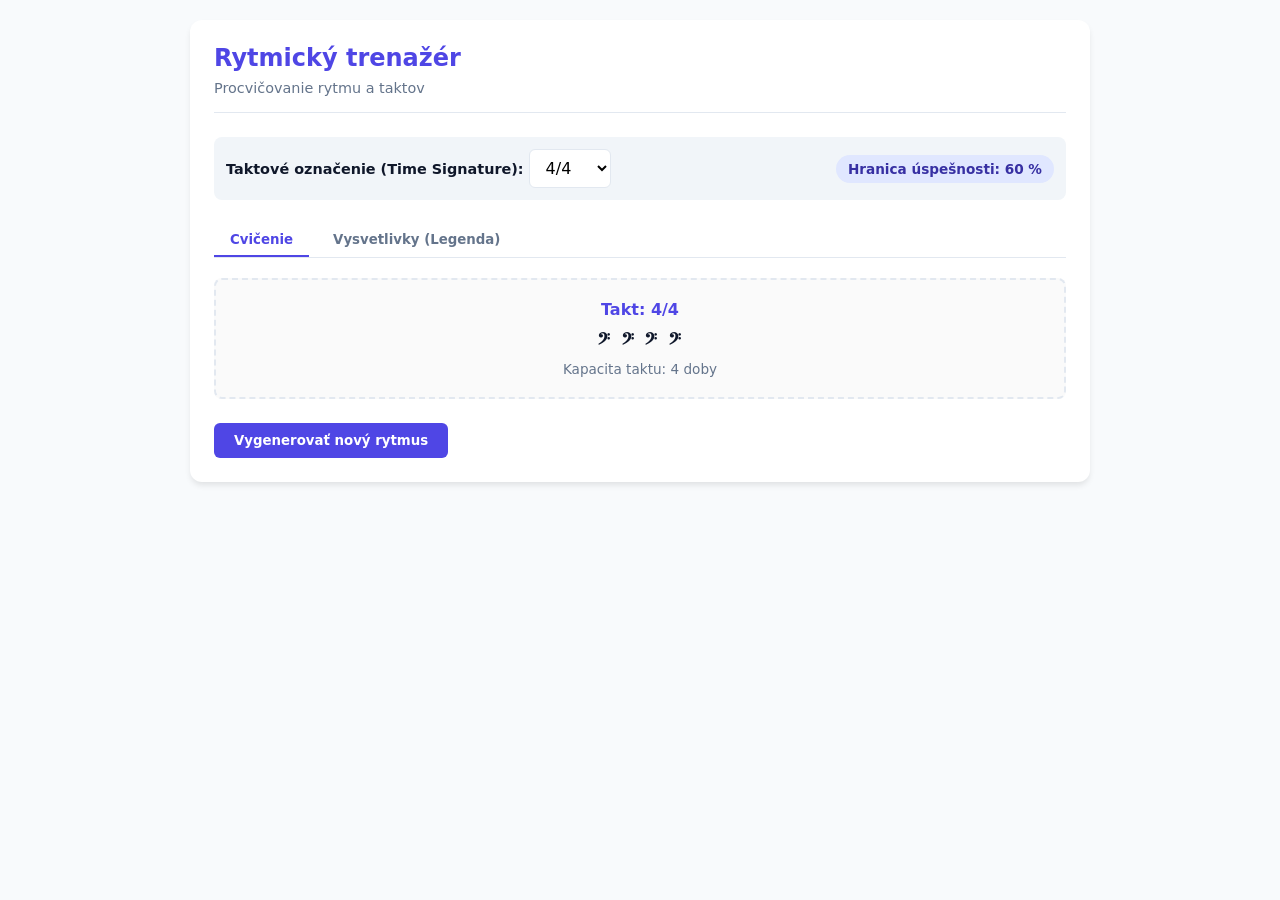
<file: rytmika.html>
<!DOCTYPE html>
<html lang="sk">
<head>
  <meta charset="UTF-8">
  <meta name="viewport" content="width=device-width, initial-scale=1.0">
  <title>Rytmický trenažér</title>
  <style>
    :root {
      --primary: #4f46e5;
      --primary-hover: #4338ca;
      --bg: #f8fafc;
      --card-bg: #ffffff;
      --text: #0f172a;
      --text-muted: #64748b;
      --border: #e2e8f0;
    }

    * { box-sizing: border-box; margin: 0; padding: 0; font-family: system-ui, -apple-system, sans-serif; }
    body { background-color: var(--bg); color: var(--text); padding: 20px; display: flex; justify-content: center; }
    .container { max-width: 900px; width: 100%; background: var(--card-bg); border-radius: 12px; padding: 24px; box-shadow: 0 4px 6px -1px rgba(0,0,0,0.1); }
    
    header { margin-bottom: 24px; border-bottom: 1px solid var(--border); padding-bottom: 16px; }
    h1 { font-size: 1.5rem; color: var(--primary); margin-bottom: 8px; }
    
    .controls { display: flex; gap: 16px; align-items: center; margin-bottom: 24px; flex-wrap: wrap; background: #f1f5f9; padding: 12px; border-radius: 8px; }
    label { font-weight: 600; font-size: 0.9rem; }
    select { padding: 8px 12px; border-radius: 6px; border: 1px solid var(--border); font-size: 1rem; background: white; cursor: pointer; }
    
    .score-badge { margin-left: auto; font-size: 0.85rem; background: #e0e7ff; color: #3730a3; padding: 6px 12px; border-radius: 20px; font-weight: 600; }

    .rhythm-box { background: #fafafa; border: 2px dashed var(--border); border-radius: 8px; padding: 20px; text-align: center; margin-bottom: 24px; min-height: 120px; display: flex; flex-direction: column; justify-content: center; align-items: center; }
    .measure-display { font-size: 1.25rem; font-weight: bold; margin-top: 10px; letter-spacing: 2px; }

    .nav-tabs { display: flex; gap: 8px; border-bottom: 1px solid var(--border); margin-bottom: 20px; }
    .tab-btn { padding: 8px 16px; border: none; background: none; font-weight: 600; color: var(--text-muted); cursor: pointer; border-bottom: 2px solid transparent; }
    .tab-btn.active { color: var(--primary); border-bottom-color: var(--primary); }

    .tab-content { display: none; }
    .tab-content.active { display: block; }

    /* Tabuľka vysvetliviek */
    table { width: 100%; border-collapse: collapse; text-align: left; }
    th, td { padding: 10px 12px; border-bottom: 1px solid var(--border); font-size: 0.9rem; }
    th { background: #f8fafc; color: var(--text-muted); }
    .symbol { font-weight: bold; font-size: 1.1rem; }

    .btn { background: var(--primary); color: white; border: none; padding: 10px 20px; border-radius: 6px; font-weight: 600; cursor: pointer; transition: background 0.2s; }
    .btn:hover { background: var(--primary-hover); }
  </style>
</head>
<body>

<div class="container">
  <header>
    <h1>Rytmický trenažér</h1>
    <p style="color: var(--text-muted); font-size: 0.9rem;">Procvičovanie rytmu a taktov</p>
  </header>

  <!-- Ovládací panel -->
  <div class="controls">
    <div>
      <label for="timeSignature">Taktové označenie (Time Signature): </label>
      <select id="timeSignature" onchange="changeTimeSignature()">
        <option value="2/4">2/4</option>
        <option value="3/4">3/4</option>
        <option value="4/4" selected>4/4</option>
        <option value="5/4">5/4</option>
        <option value="6/8">6/8</option>
        <option value="7/8">7/8</option>
        <option value="12/8">12/8</option>
      </select>
    </div>
    <div class="score-badge">Hranica úspešnosti: 60 %</div>
  </div>

  <!-- Záložky -->
  <div class="nav-tabs">
    <button class="tab-btn active" onclick="switchTab('exercise')">Cvičenie</button>
    <button class="tab-btn" onclick="switchTab('legend')">Vysvetlivky (Legenda)</button>
  </div>

  <!-- Obsah: Cvičenie -->
  <div id="exercise" class="tab-content active">
    <div class="rhythm-box">
      <div id="tsDisplay" style="font-weight: 600; color: var(--primary);">Takt: 4/4</div>
      <div class="measure-display" id="rhythmPattern">𝄢  𝄢  𝄢  𝄢</div>
      <p id="beatsCount" style="margin-top: 8px; font-size: 0.85rem; color: var(--text-muted);">Kapacita taktu: 4 doby</p>
    </div>
    <button class="btn" onclick="generateRandomPattern()">Vygenerovať nový rytmus</button>
  </div>

  <!-- Obsah: Vysvetlivky -->
  <div id="legend" class="tab-content">
    <table>
      <thead>
        <tr>
          <th>Typ</th>
          <th>Názov</th>
          <th>Dĺžka / Trvanie</th>
          <th>Popis</th>
        </tr>
      </thead>
      <tbody>
        <tr><td class="symbol">𝅗𝅥 / 𝄻</td><td>Celá nota / pomlčka</td><td>4 doby</td><td>Trvá celé 4 doby v 4/4 takte.</td></tr>
        <tr><td class="symbol">𝅘𝅥 / 𝄼</td><td>Polová nota / pomlčka</td><td>2 doby</td><td>Polovica celej noty.</td></tr>
        <tr><td class="symbol">♩ / 𝄽</td><td>Štvrťová nota / pomlčka</td><td>1 doba</td><td>Základná jednotka väčšiny taktov.</td></tr>
        <tr><td class="symbol">♪ / 𝄾</td><td>Ôsminová nota / pomlčka</td><td>1/2 doby</td><td>Dve ôsminové noty tvoria 1 dobu.</td></tr>
        <tr><td class="symbol">𝅘𝅥𝅮 / 𝄿</td><td>Šesťnástinová nota / pomlčka</td><td>1/4 doby</td><td>Štyri šesťnástinové noty tvoria 1 dobu.</td></tr>
        <tr><td class="symbol">3️⃣</td><td>Triola</td><td>3 noty v cene 2</td><td>Rytmická skupina 3 nôt na ploche 2 rovnako dlhých nôt.</td></tr>
        <tr><td class="symbol">6️⃣</td><td>Sextola</td><td>6 nôt v cene 4</td><td>Rytmická skupina 6 nôt rozdelená do jednej doby/taktu.</td></tr>
        <tr><td class="symbol">♩.</td><td>Nota s bodkou</td><td>+50% dĺžky</td><td>Bodka predlžuje trvanie noty o polovicu jej hodnoty (napr. štvrťová s bodkou = 1.5 doby).</td></tr>
        <tr><td class="symbol">𝄼 - 𝄿</td><td>Stopky / Pomlčky</td><td>Rôzne</td><td>Pauza/ticho v príslušnej dĺžke danej noty.</td></tr>
      </tbody>
    </table>
  </div>
</div>

<script>
  function switchTab(tabId) {
    document.querySelectorAll('.tab-content').forEach(el => el.classList.remove('active'));
    document.querySelectorAll('.tab-btn').forEach(el => el.classList.remove('active'));
    
    document.getElementById(tabId).classList.add('active');
    event.target.classList.add('active');
  }

  function changeTimeSignature() {
    const ts = document.getElementById('timeSignature').value;
    document.getElementById('tsDisplay').innerText = `Takt: ${ts}`;
    
    let beats = 4;
    if (ts === '2/4') beats = 2;
    else if (ts === '3/4') beats = 3;
    else if (ts === '4/4') beats = 4;
    else if (ts === '5/4') beats = 5;
    else if (ts === '6/8') beats = 3; // 6 ôsminiek = 3 štvrťové doby
    else if (ts === '7/8') beats = 3.5;
    else if (ts === '12/8') beats = 6;

    document.getElementById('beatsCount').innerText = `Kapacita taktu: ${beats} dôb`;
    generateRandomPattern();
  }

  function generateRandomPattern() {
    const notes = ['♩', '♪♪', '𝅘𝅥𝅮𝅘𝅥𝅮𝅘𝅥𝅮𝅘𝅥𝅮', '𝄽', '♩. ♪'];
    const selected = notes[Math.floor(Math.random() * notes.length)];
    document.getElementById('rhythmPattern').innerText = selected + " | " + selected;
  }
</script>

</body>
</html>
</file>
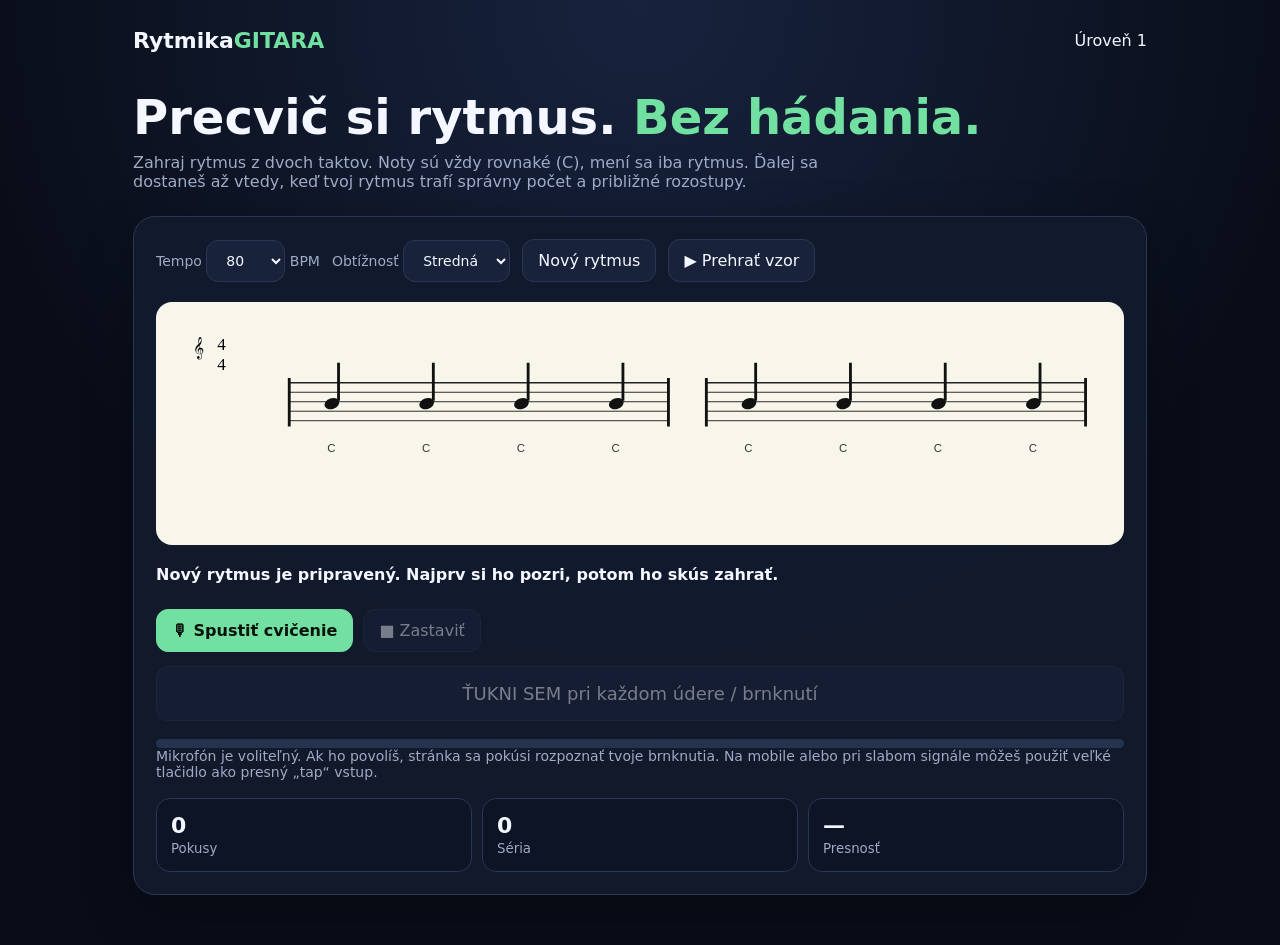
<file: rytmika_pre_gitaristov_mikrofon_opraveny.html>
<!DOCTYPE html>
<html lang="sk">
<head>
<meta charset="UTF-8">
<meta name="viewport" content="width=device-width,initial-scale=1">
<title>Rytmika pre gitaristov</title>
<style>
:root{--bg:#0b1020;--panel:#121a2d;--line:#293654;--text:#f4f7ff;--muted:#9eabc5;--accent:#72e0a0;--bad:#ff6b7a;--gold:#ffd166}
*{box-sizing:border-box}body{margin:0;background:radial-gradient(circle at top,#17233e,#090d18 60%);color:var(--text);font-family:system-ui,-apple-system,Segoe UI,sans-serif;min-height:100vh}
main{max-width:1050px;margin:auto;padding:28px 18px 50px}.top{display:flex;justify-content:space-between;align-items:center;gap:15px}.brand{font-weight:800;font-size:22px}.brand span{color:var(--accent)}
h1{font-size:clamp(28px,5vw,48px);margin:36px 0 8px}.sub{color:var(--muted);max-width:720px;margin:0 0 25px}
.panel{background:rgba(18,26,45,.94);border:1px solid var(--line);border-radius:22px;padding:22px;box-shadow:0 15px 50px #0004}
.controls{display:flex;flex-wrap:wrap;gap:12px;align-items:center;margin-bottom:20px}.controls label{color:var(--muted);font-size:14px}
select,button{border:1px solid var(--line);background:#18233b;color:var(--text);padding:11px 15px;border-radius:12px;font:inherit;cursor:pointer}
button.primary{background:var(--accent);color:#07120c;border-color:var(--accent);font-weight:800}button:disabled{opacity:.45;cursor:not-allowed}
.score{background:#f8f5eb;color:#111827;border-radius:16px;padding:22px 10px;margin:10px 0 20px;overflow:hidden}
.score svg{display:block;width:100%;height:auto;min-height:190px}.status{font-weight:750;min-height:28px;margin:8px 0 16px}.hint{color:var(--muted);font-size:14px}
.actions{display:flex;gap:10px;flex-wrap:wrap}.meter{height:9px;background:#26334f;border-radius:99px;overflow:hidden;margin-top:18px}.fill{height:100%;width:0;background:var(--accent);transition:width .15s}
.stats{display:grid;grid-template-columns:repeat(3,1fr);gap:10px;margin-top:18px}.stat{background:#0d1425;border:1px solid var(--line);border-radius:14px;padding:14px}.stat b{display:block;font-size:22px}.stat small{color:var(--muted)}
#tap{width:100%;font-size:18px;padding:16px;margin-top:14px}.good{color:var(--accent)}.bad{color:var(--bad)}
@media(max-width:650px){.stats{grid-template-columns:1fr 1fr}.score{padding:8px 2px}}
</style>
</head>
<body>
<main>
  <div class="top"><div class="brand">Rytmika<span>GITARA</span></div><div id="level">Úroveň 1</div></div>
  <h1>Precvič si rytmus. <span style="color:var(--accent)">Bez hádania.</span></h1>
  <p class="sub">Zahraj rytmus z dvoch taktov. Noty sú vždy rovnaké (C), mení sa iba rytmus. Ďalej sa dostaneš až vtedy, keď tvoj rytmus trafí správny počet a približné rozostupy.</p>

  <section class="panel">
    <div class="controls">
      <label>Tempo <select id="bpm"><option>60</option><option selected>80</option><option>100</option><option>120</option><option>140</option></select> BPM</label>
      <label>Obtížnosť <select id="difficulty"><option value="easy">Ľahká</option><option value="normal" selected>Stredná</option><option value="hard">Ťažká</option></select></label>
      <button id="newBtn">Nový rytmus</button>
      <button id="playBtn">▶ Prehrať vzor</button>
    </div>

    <div class="score" id="notation"></div>
    <div class="status" id="status">Klikni na „Spustiť cvičenie“ a potom zahraj rytmus.</div>
    <div class="actions">
      <button class="primary" id="startBtn">🎙 Spustiť cvičenie</button>
      <button id="stopBtn" disabled>■ Zastaviť</button>
    </div>
    <button id="tap" disabled>ŤUKNI SEM pri každom údere / brnknutí</button>
    <div class="meter"><div class="fill" id="fill"></div></div>
    <div class="hint">Mikrofón je voliteľný. Ak ho povolíš, stránka sa pokúsi rozpoznať tvoje brnknutia. Na mobile alebo pri slabom signále môžeš použiť veľké tlačidlo ako presný „tap“ vstup.</div>

    <div class="stats">
      <div class="stat"><b id="attempts">0</b><small>Pokusy</small></div>
      <div class="stat"><b id="streak">0</b><small>Séria</small></div>
      <div class="stat"><b id="accuracy">—</b><small>Presnosť</small></div>
    </div>
  </section>
</main>

<script>
const notation = document.getElementById('notation');
const statusEl = document.getElementById('status');
const tap = document.getElementById('tap');
const fill = document.getElementById('fill');
const bpmSel = document.getElementById('bpm');
const diffSel = document.getElementById('difficulty');
let pattern=[], listening=false, startedAt=0, taps=[], attempts=0, streak=0, audioCtx, analyser, source, raf, lastHit=0, noiseFloor=.018;

// durations are quarter-note units; sum per bar = 4
const choices = {
 easy:[[1],[.5,.5],[1,1],[.5,1,.5],[2,1,1],[1,.5,.5,1]],
 normal:[[.5,.5,1,1],[1,.5,.5,1],[.5,1,.5,1],[1.5,.5,1],[.5,.5,.5,.5,1],[1,.5,1,.5],[.5,1.5,1]],
 hard:[[.5,.5,.5,.5,.5,1,.5],[.75,.25,1,.5,.5,1],[1.5,.5,.5,.5,1],[.5,1,.25,.25,1,1],[.25,.25,.5,1,.5,1.5]]
};

function makeBar(level){
  let arr;
  const pool=choices[level];
  for(let tries=0;tries<100;tries++){
    arr=pool[Math.floor(Math.random()*pool.length)];
    if(Math.abs(arr.reduce((a,b)=>a+b,0)-4)<.001) return arr;
  }
  return [1,1,1,1];
}
function newPattern(){
  const level=diffSel.value;
  pattern=[makeBar(level),makeBar(level)];
  taps=[]; render();
  statusEl.textContent='Nový rytmus je pripravený. Najprv si ho pozri, potom ho skús zahrať.';
  statusEl.className='status';
}
function esc(x){return x}
function noteShape(x,y,d){
  const head = `<ellipse cx="${x}" cy="${y}" rx="8" ry="5.7" transform="rotate(-18 ${x} ${y})" fill="#111"/>`;
  if(d>=2) return head;
  return head + `<path d="M${x+7} ${y-3}V${y-43} ${d===.5?'Q '+(x+25)+' '+(y-50)+' '+(x+20)+' '+(y-34):''}" stroke="#111" stroke-width="3" fill="none"/>`;
}
function render(){
  let W=1000,H=210, svg=`<svg viewBox="0 0 ${W} ${H}" xmlns="http://www.w3.org/2000/svg">
  <text x="28" y="32" font-size="20" font-family="serif">𝄞</text><text x="54" y="27" font-size="18" font-family="serif">4</text><text x="54" y="48" font-size="18" font-family="serif">4</text>`;
  const barXs=[130,570];
  pattern.forEach((bar,bi)=>{
    const x0=barXs[bi], width=400;
    svg+=`<line x1="${x0}" y1="62" x2="${x0+width}" y2="62" stroke="#222" stroke-width="1.5"/><line x1="${x0}" y1="72" x2="${x0+width}" y2="72" stroke="#222"/><line x1="${x0}" y1="82" x2="${x0+width}" y2="82" stroke="#222"/><line x1="${x0}" y1="92" x2="${x0+width}" y2="92" stroke="#222"/><line x1="${x0}" y1="102" x2="${x0+width}" y2="102" stroke="#222"/><line x1="${x0}" y1="57" x2="${x0}" y2="108" stroke="#111" stroke-width="3"/>`;
    let pos=0;
    bar.forEach(d=>{
      const cx=x0+pos*100+45;
      const y=84;
      svg+=noteShape(cx,y,d);
      // C label, intentionally same pitch for every note
      svg+=`<text x="${cx-5}" y="135" font-size="12" font-family="sans-serif" fill="#333">C</text>`;
      pos+=d;
    });
    svg+=`<line x1="${x0+width}" y1="57" x2="${x0+width}" y2="108" stroke="#111" stroke-width="3"/>`;
  });
  svg+=`</svg>`; notation.innerHTML=svg;
}

function expectedTimes(){
  const beat=60000/Number(bpmSel.value);
  let out=[], t=0;
  pattern.flat().forEach(d=>{out.push(t);t+=d*beat});
  return out;
}
function evaluate(times){
  const exp=expectedTimes();
  const n=Math.max(exp.length,times.length);
  if(!times.length){return {ok:false,score:0,reason:'Nič som nezachytil — skús hrať hlasnejšie alebo použi tlačidlo.'};}
  // normalize first hit; only compare intervals, not reaction delay
  const a=times.map((v,i)=>i? v-times[0]:0);
  const e=exp.map(v=>v-exp[0]);
  const countScore=Math.max(0,1-Math.abs(a.length-e.length)*.22);
  let errors=0;
  const m=Math.min(a.length,e.length);
  for(let i=0;i<m;i++) errors+=Math.min(1,Math.abs(a[i]-e[i])/180);
  const timing=m?1-errors/m:0;
  const score=Math.max(0,Math.round(100*(.55*countScore+.45*timing)));
  return {ok:score>=78 && a.length===e.length,score,reason:score>=78?'Výborne! Rytmus sedí.':'Ešte nie — skús presnejšie rozostupy medzi údermi.'};
}
function finish(){
  listening=false; tap.disabled=true; document.getElementById('stopBtn').disabled=true;
  const r=evaluate(taps); attempts++; document.getElementById('attempts').textContent=attempts;
  document.getElementById('accuracy').textContent=r.score+'%';
  if(r.ok){streak++;document.getElementById('streak').textContent=streak;statusEl.innerHTML=`<span class="good">✓ ${r.reason}</span> Ďalší rytmus môžeš otvoriť tlačidlom „Nový rytmus“.`; }
  else {streak=0;document.getElementById('streak').textContent=0;statusEl.innerHTML=`<span class="bad">✕ ${r.reason}</span> Potrebuješ aspoň 78 % a správny počet úderov.`;}
  fill.style.width=Math.min(100,r.score)+'%';
  if(raf) cancelAnimationFrame(raf);
}
function hit(){
  if(!listening)return;
  const now=performance.now();
  if(now-lastHit<90)return;
  lastHit=now;taps.push(now); fill.style.width=Math.min(100,taps.length/expectedTimes().length*100)+'%';
  if(taps.length===expectedTimes().length) statusEl.textContent='Všetky údery zachytené. Zastav cvičenie na vyhodnotenie.';
}
tap.addEventListener('pointerdown',hit);
document.addEventListener('keydown',e=>{if(e.code==='Space'){e.preventDefault();hit();}});

async function startMic(){
  try{
    if(!navigator.mediaDevices || !navigator.mediaDevices.getUserMedia)
      throw new Error('Microphone API unavailable');

    const stream = await navigator.mediaDevices.getUserMedia({
      audio:{
        echoCancellation:false,
        noiseSuppression:false,
        autoGainControl:false,
        channelCount:1
      }
    });

    audioCtx = new (window.AudioContext || window.webkitAudioContext)();
    await audioCtx.resume();

    source = audioCtx.createMediaStreamSource(stream);

    // High-pass filter removes low rumble and makes guitar attacks clearer.
    const hp = audioCtx.createBiquadFilter();
    hp.type = 'highpass';
    hp.frequency.value = 90;
    hp.Q.value = .7;

    analyser = audioCtx.createAnalyser();
    analyser.fftSize = 2048;
    analyser.smoothingTimeConstant = 0;

    source.connect(hp);
    hp.connect(analyser);

    const data = new Float32Array(analyser.fftSize);

    listening = true;
    taps = [];
    startedAt = performance.now();
    lastHit = -Infinity;

    tap.disabled = false;
    document.getElementById('stopBtn').disabled = false;
    statusEl.textContent = 'Hraj teraz. Počúvam útoky tvojho brnknutia…';

    let previousEnergy = 0;
    let adaptiveFloor = .008;

    function loop(){
      if(!listening) return;

      analyser.getFloatTimeDomainData(data);

      let sum = 0;
      for(let i=0;i<data.length;i++) sum += data[i] * data[i];

      const rms = Math.sqrt(sum / data.length);
      const now = performance.now();

      // Automatically adapts to the room's background noise.
      if(now - startedAt < 600)
        adaptiveFloor = adaptiveFloor * .96 + rms * .04;

      // Detect a rapid energy increase = guitar pick/strum attack.
      const threshold = Math.max(.012, adaptiveFloor * 3.0);
      const rise = rms - Math.max(previousEnergy * .72, adaptiveFloor);

      if(rms > threshold &&
         rise > Math.max(.0035, adaptiveFloor * .8) &&
         now - lastHit > 120){
        hit();
      }

      previousEnergy = rms;
      raf = requestAnimationFrame(loop);
    }

    loop();

  }catch(e){
    console.error(e);
    listening = false;
    tap.disabled = true;
    document.getElementById('stopBtn').disabled = true;
    statusEl.innerHTML =
      '<span class="bad">Mikrofón sa nepodarilo spustiť.</span> ' +
      'Povoľ Chrome prístup k mikrofónu a stránku otvor cez HTTPS alebo localhost.';
  }
}

function stopMicrophone(){
  listening = false;
  if(raf) cancelAnimationFrame(raf);

  if(source && source.mediaStream)
    source.mediaStream.getTracks().forEach(t => t.stop());

  if(audioCtx){
    try{ audioCtx.close(); }catch(e){}
  }

  source = null;
  analyser = null;
  audioCtx = null;
}

document.getElementById('startBtn').onclick=startMic;
document.getElementById('stopBtn').onclick=()=>{stopMicrophone();finish();};
document.getElementById('newBtn').onclick=newPattern;

document.getElementById('playBtn').onclick=()=>{
  const ctx=new (window.AudioContext||window.webkitAudioContext)();
  const beat=60/Number(bpmSel.value), now=ctx.currentTime+.08;
  let t=now;
  pattern.flat().forEach((d,i)=>{
    const o=ctx.createOscillator(),g=ctx.createGain();
    o.frequency.value=i===0?880:660;g.gain.setValueAtTime(.0001,t);g.gain.exponentialRampToValueAtTime(.16,t+.008);g.gain.exponentialRampToValueAtTime(.0001,t+.11);
    o.connect(g).connect(ctx.destination);o.start(t);o.stop(t+.13);t+=d*beat;
  });
};
bpmSel.onchange=()=>{if(!listening)render()};
diffSel.onchange=newPattern;
newPattern();
</script>
</body>
</html>
</file>
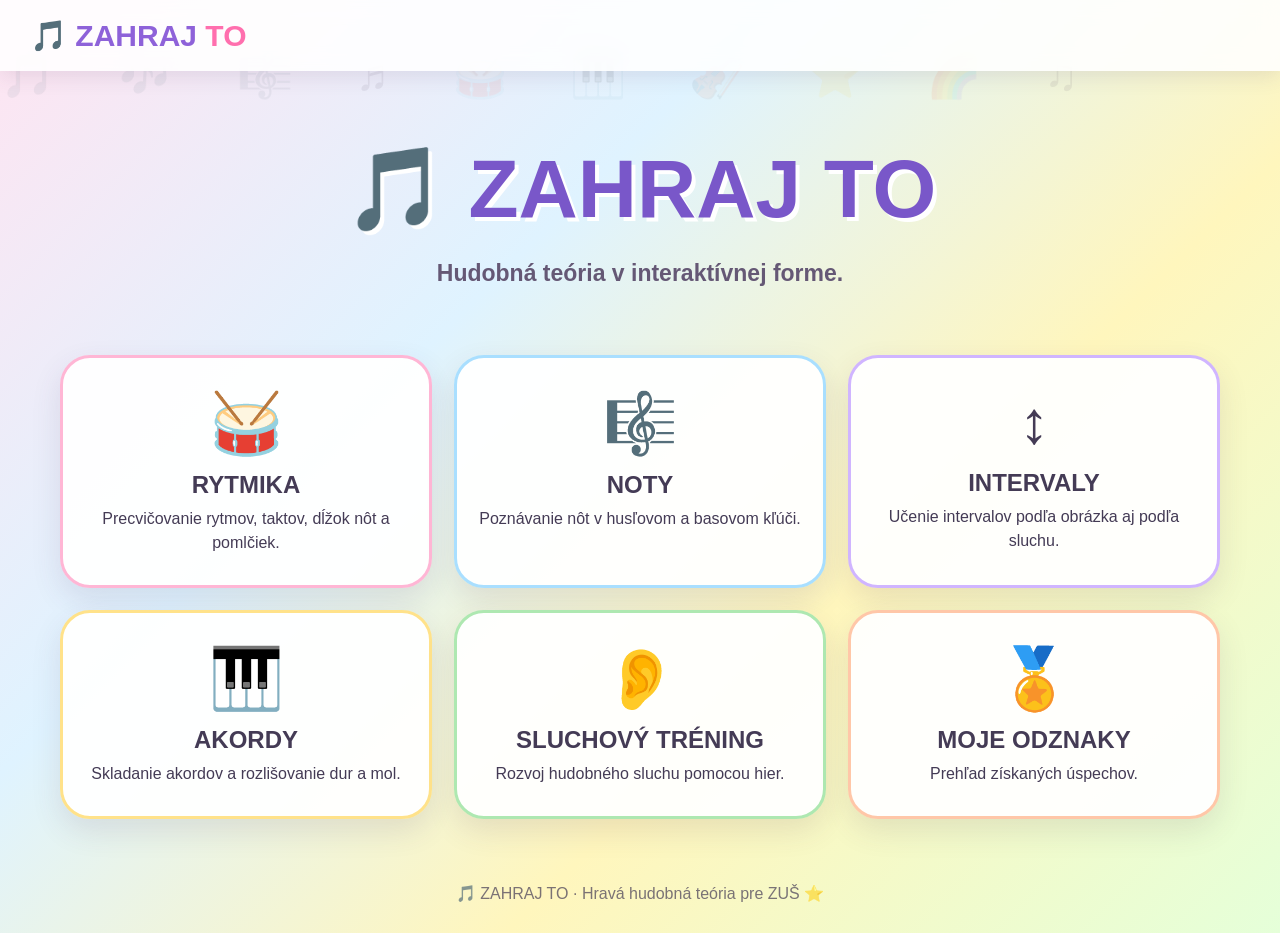
<file: ZAHRAJ_TO_upraveny (1).html>
<!DOCTYPE html>
<html lang="sk">
<head>
<meta charset="UTF-8">
<meta name="viewport" content="width=device-width, initial-scale=1.0">
<title>🎵 ZAHRAJ TO</title>

<style>

*{
    box-sizing:border-box;
}

body{
    margin:0;
    font-family:"Trebuchet MS",Arial,sans-serif;
    color:#443b55;
    min-height:100vh;
    background:
        linear-gradient(135deg,
        #ffe4f1 0%,
        #dff3ff 35%,
        #fff6bd 65%,
        #e5ffd9 100%);
    overflow-x:hidden;
}

body::before{
    content:"🎵   🎶   🎼   ♬   🥁   🎹   🎻   ⭐   🌈   ♫";
    position:fixed;
    inset:0;
    z-index:-1;
    font-size:45px;
    line-height:150px;
    letter-spacing:25px;
    opacity:.08;
    animation:bgMove 20s linear infinite;
    pointer-events:none;
}

@keyframes bgMove{
    0%{transform:translateY(0)}
    50%{transform:translateY(-80px)}
    100%{transform:translateY(0)}
}

header{
    background:rgba(255,255,255,.88);
    backdrop-filter:blur(10px);
    padding:18px 30px;
    display:flex;
    justify-content:space-between;
    align-items:center;
    box-shadow:0 5px 20px rgba(80,60,100,.12);
    position:sticky;
    top:0;
    z-index:20;
}

.logo{
    font-size:30px;
    font-weight:900;
    color:#8e62d9;
}

.logo span{
    color:#ff6fae;
}

.back{
    display:none;
    border:none;
    background:#e9ddff;
    color:#704db0;
    padding:10px 18px;
    border-radius:20px;
    cursor:pointer;
    font-weight:bold;
}

main{
    max-width:1200px;
    margin:auto;
    padding:35px 20px;
}

.hero{
    text-align:center;
    padding:35px 10px 45px;
}

.hero h1{
    font-size:clamp(48px,8vw,82px);
    margin:0;
    color:#7957c9;
    text-shadow:4px 4px white;
    transition:.3s;
}

.hero p{
    font-size:23px;
    font-weight:bold;
    color:#655875;
}

.menu{
    display:grid;
    grid-template-columns:repeat(auto-fit,minmax(240px,1fr));
    gap:22px;
}

.card{
    background:rgba(255,255,255,.94);
    border-radius:30px;
    padding:30px 22px;
    text-align:center;
    box-shadow:0 12px 30px rgba(80,60,100,.12);
    cursor:pointer;
    transition:.25s;
    border:3px solid transparent;
}

.card:hover{
    transform:scale(1.05) rotate(-1deg);
    box-shadow:0 18px 40px rgba(80,60,100,.2);
}

.card:nth-child(1){border-color:#ffb6d5}
.card:nth-child(2){border-color:#a9dfff}
.card:nth-child(3){border-color:#d0b5ff}
.card:nth-child(4){border-color:#ffe28a}
.card:nth-child(5){border-color:#aee8b1}
.card:nth-child(6){border-color:#ffc7a8}

.card .icon{
    font-size:60px;
}

.card h2{
    margin:12px 0 8px;
}

.card p{
    margin:0;
    line-height:1.5;
}

.section{
    display:none;
}

.section.active{
    display:block;
    animation:appear .35s ease;
}

@keyframes appear{
    from{
        opacity:0;
        transform:translateY(15px);
    }
    to{
        opacity:1;
        transform:translateY(0);
    }
}

.panel{
    background:rgba(255,255,255,.95);
    border-radius:30px;
    padding:28px;
    margin-bottom:25px;
    box-shadow:0 10px 30px rgba(80,60,100,.12);
}

.panel h1{
    color:#7654c4;
}

.panel h2{
    color:#7654c4;
}

.controls{
    display:flex;
    flex-wrap:wrap;
    gap:10px;
    margin:15px 0;
}

button,select{
    border:none;
    border-radius:18px;
    padding:13px 20px;
    font-size:16px;
    font-weight:bold;
    cursor:pointer;
    background:#e8ddff;
    color:#553c86;
    transition:.2s;
}

button:hover{
    transform:translateY(-2px);
    filter:brightness(.97);
}

button.primary{
    background:#ff91bd;
    color:white;
}

button.blue{
    background:#9ddcff;
    color:#225a7a;
}

button.yellow{
    background:#ffe18a;
    color:#775b00;
}

button.green{
    background:#aee8b1;
    color:#27622c;
}

button.purple{
    background:#c9adff;
    color:#53308d;
}

button.red{
    background:#ff9c9c;
    color:#762929;
}

button.selected{
    outline:4px solid rgba(120,80,190,.2);
    transform:scale(1.04);
}

/* =========================
   RYTMICKÁ OSNOVA
========================= */

.staff-container{
    background:white;
    border-radius:25px;
    padding:20px;
    margin:25px 0;
    box-shadow:inset 0 0 0 3px #eee7fa;
    overflow-x:auto;
}

#rhythmStaff{
    width:100%;
    min-width:760px;
    height:270px;
}

.staff-line{
    stroke:#45404c;
    stroke-width:2;
}

.bar-line{
    stroke:#45404c;
    stroke-width:3;
}

.note-head{
    fill:#24212a;
}

.note-stem{
    stroke:#24212a;
    stroke-width:3;
}

.note-beam{
    stroke:#24212a;
    stroke-width:6;
    stroke-linecap:round;
}

.note-flag{
    fill:none;
    stroke:#24212a;
    stroke-width:4;
}

.rest-symbol{
    font-size:36px;
    fill:#24212a;
}

.first-beat{
    fill:#ff5da2;
    stroke:#ff5da2;
}

.staff-beat-highlight{
    opacity:.12;
}

.rhythm-info{
    display:flex;
    justify-content:center;
    flex-wrap:wrap;
    gap:15px;
    margin:15px 0;
}

.info-pill{
    padding:10px 18px;
    border-radius:20px;
    background:#f3edff;
    font-weight:bold;
}

.tap-area{
    text-align:center;
    padding:10px 0 20px;
}

.tap-button{
    width:190px;
    height:190px;
    border-radius:50%;
    border:10px solid #ffb6d5;
    background:#ff78b1;
    color:white;
    font-size:28px;
    box-shadow:0 10px 0 #d6538d;
    margin:10px;
}

.tap-button:active{
    transform:translateY(8px);
    box-shadow:0 2px 0 #d6538d;
}

.tap-count{
    font-size:18px;
    font-weight:bold;
}

.status{
    padding:15px;
    border-radius:18px;
    background:#f4edff;
    margin-top:15px;
    font-weight:bold;
}

.status.success{
    background:#ddf8df;
    color:#25642b;
}

.status.error{
    background:#ffe1e1;
    color:#8a2d2d;
}

.accuracy{
    font-size:26px;
    font-weight:900;
    text-align:center;
    margin:15px;
}

.progress{
    height:20px;
    background:#eee;
    border-radius:20px;
    overflow:hidden;
    margin:15px 0;
}

.progress-bar{
    height:100%;
    background:linear-gradient(90deg,#ff9fc6,#a9dfff,#bca0ff);
    width:0%;
    transition:.5s;
}

/* =========================
   VYSVETLIVKY
========================= */

.rhythm-lessons{
    display:grid;
    grid-template-columns:repeat(auto-fit,minmax(240px,1fr));
    gap:15px;
}

.lesson{
    background:#faf7ff;
    border-radius:22px;
    padding:20px;
    border:2px solid #eee4ff;
}

.lesson-symbol{
    font-size:45px;
    text-align:center;
}

.lesson h3{
    text-align:center;
    color:#7654c4;
}

.lesson p{
    line-height:1.6;
}

.example{
    background:white;
    border-radius:15px;
    padding:12px;
    font-size:30px;
    text-align:center;
}

/* =========================
   NOTY
========================= */

.real-stave-container{
    background:white;
    border-radius:25px;
    padding:15px 20px;
    margin:25px 0;
    box-shadow:inset 0 0 0 3px #eee7fa;
    overflow-x:auto;
}

#noteStave{
    width:100%;
    min-width:700px;
    height:260px;
}

.note-staff-line{
    stroke:#45404c;
    stroke-width:2.5;
}

.note-clef{
    fill:#443b55;
    font-family:"Bravura","Noto Music","Segoe UI Symbol","Arial Unicode MS",serif;
    font-weight:normal;
}

.note-head-real{
    fill:#24212a;
    stroke:#24212a;
    stroke-width:2;
}

.note-stem-real{
    stroke:#24212a;
    stroke-width:3;
}

.note-accidental-real{
    fill:#7654c4;
    font-family:"Segoe UI Symbol","Arial Unicode MS",sans-serif;
    font-size:30px;
    font-weight:bold;
}

.note-ledger{
    stroke:#45404c;
    stroke-width:2.5;
}

.note-name-real{
    fill:#7654c4;
    font-size:18px;
    font-weight:bold;
}

.answers{
    display:grid;
    grid-template-columns:repeat(3,1fr);
    gap:15px;
}

.answers button{
    min-height:65px;
    background:#dff3ff;
}

.quiz-score{
    font-weight:bold;
    text-align:center;
}

/* =========================
   INTERVALY
========================= */

.interval-letter-board{display:flex;justify-content:center;align-items:center;gap:18px;flex-wrap:wrap;background:#eef8ff;border-radius:25px;padding:28px;margin:20px 0;}
.interval-letter-note{min-width:120px;padding:22px 28px;border-radius:22px;background:white;box-shadow:0 8px 0 #c9adff;font-size:52px;font-weight:900;color:#7654c4;text-align:center;}
.interval-letter-arrow{font-size:38px;font-weight:900;color:#8b6bc9;}
.interval-octave-note{text-align:center;min-height:28px;font-weight:900;color:#7654c4;}
.interval-hint{
    background:#f5efff;
    padding:14px 18px;
    border-radius:18px;
    line-height:1.6;
}
.interval-build-card{
    display:flex;
    justify-content:center;
    align-items:center;
    gap:25px;
    padding:22px;
    background:#eef8ff;
    border-radius:25px;
    margin:20px 0;
}
.interval-build-note{font-size:48px;font-weight:900;}
.interval-build-arrow{font-size:40px;}
.interval-target-label{font-size:15px;font-weight:bold;opacity:.7;text-align:center;}
.interval-target{font-size:32px;font-weight:900;color:#7654c4;text-align:center;}


.interval-puzzle{background:linear-gradient(135deg,#fff6bd,#eef8ff);border-radius:24px;padding:clamp(12px,3vw,24px);margin:20px 0;overflow:hidden;}
.interval-puzzle-row{display:flex;justify-content:center;align-items:stretch;gap:clamp(6px,2vw,12px);flex-wrap:wrap;margin:18px 0;}
.interval-slot{width:clamp(66px,17vw,105px);min-height:76px;padding:8px 5px;box-sizing:border-box;border:3px dashed #c9adff;border-radius:17px;background:white;display:flex;flex-direction:column;align-items:center;justify-content:center;gap:4px;font-size:clamp(19px,4vw,30px);line-height:1.15;font-weight:900;color:#7654c4;text-align:center;overflow-wrap:anywhere;}
.interval-slot.filled{border-style:solid;background:#f5efff;}
.interval-slot small{font-size:11px;line-height:1.2;font-weight:700;color:#786a99;}
.interval-puzzle-row .interval-letter-arrow{align-self:center;font-size:clamp(20px,4vw,32px);}
.lego-block{flex:0 1 68px;width:clamp(54px,12vw,68px);min-width:0;min-height:64px;padding:8px 4px;border:0;border-radius:14px;background:#ff91bd;color:#702449;font-size:clamp(17px,4vw,24px);line-height:1.15;font-weight:900;box-shadow:0 5px 0 #d6538d;white-space:normal;overflow-wrap:anywhere;}
.lego-block:nth-child(2n){background:#9ddcff;color:#225a7a;box-shadow:0 5px 0 #67afd4;}
.lego-block:nth-child(3n){background:#aee8b1;color:#27622c;box-shadow:0 5px 0 #70bb74;}
.lego-block:hover{transform:translateY(-3px);}
.lego-label{text-align:center;font-weight:900;color:#7654c4;margin-top:8px;line-height:1.45;}
.chord-mode-tabs{display:flex;gap:10px;flex-wrap:wrap;margin:12px 0 18px;}
.chord-mode-tabs button{flex:1 1 130px;}
.chord-puzzle{background:linear-gradient(135deg,#fff5bf,#f2eaff);border-radius:24px;padding:clamp(14px,3vw,24px);margin:16px 0;}
.chord-puzzle-slots{display:flex;gap:10px;justify-content:center;flex-wrap:wrap;margin:20px 0;}
.chord-slot{width:clamp(74px,18vw,105px);height:82px;border:3px dashed #bba6ed;border-radius:18px;background:#fff;display:flex;align-items:center;justify-content:center;font-size:clamp(24px,5vw,34px);font-weight:900;color:#7351b5;box-shadow:0 4px 0 #e2d6fb;}
.chord-slot.filled{border-style:solid;background:#f5efff;}
.chord-note-bank{display:flex;justify-content:center;gap:10px;flex-wrap:wrap;margin:18px 0;}
.chord-note-block{width:clamp(55px,12vw,70px);min-height:62px;border:0;border-radius:14px;background:#ffb5d0;color:#71304d;font-size:23px;font-weight:900;box-shadow:0 5px 0 #db7da2;cursor:pointer;}
.chord-note-block:nth-child(3n+2){background:#a8e1ff;color:#245a78;box-shadow:0 5px 0 #6eb5d8;}
.chord-note-block:nth-child(3n){background:#b8edb8;color:#285e2a;box-shadow:0 5px 0 #79c47b;}
.chord-note-block:disabled{opacity:.4;cursor:default;transform:none;}
.chord-choice{min-width:120px;margin:5px;}
.chord-explain-grid{display:grid;grid-template-columns:repeat(auto-fit,minmax(220px,1fr));gap:14px;}
.chord-explain-card{background:#f7f4ff;border-radius:18px;padding:16px;line-height:1.6;}
.chord-explain-card h3{margin-top:0;}
/* =========================
   AKORDY
========================= */

.chord-pieces{
    display:flex;
    justify-content:center;
    gap:15px;
    flex-wrap:wrap;
    margin:25px 0;
}

.piece{
    width:90px;
    height:90px;
    border-radius:20px;
    display:flex;
    align-items:center;
    justify-content:center;
    font-size:30px;
    font-weight:bold;
    background:#ffd77e;
    cursor:pointer;
    transition:.2s;
}

.piece:hover{
    transform:scale(1.08) rotate(3deg);
}

/* =========================
   ODZNAKY
========================= */

.badges{
    display:grid;
    grid-template-columns:repeat(auto-fit,minmax(220px,1fr));
    gap:20px;
}

.badge{
    padding:25px;
    border-radius:25px;
    background:#f5efff;
    text-align:center;
    transition:.3s;
    opacity:.45;
}

.badge.unlocked{
    opacity:1;
    animation:badgePop .7s ease;
    background:#fff4bd;
}

@keyframes badgePop{
    0%{transform:scale(.5) rotate(-10deg)}
    60%{transform:scale(1.15) rotate(5deg)}
    100%{transform:scale(1)}
}

.badge-icon{
    font-size:60px;
}

/* =========================
   KONFETY
========================= */

#confetti{
    position:fixed;
    inset:0;
    pointer-events:none;
    z-index:100;
}

.confetti-piece{
    position:absolute;
    width:12px;
    height:18px;
    animation:fall 2.5s linear forwards;
}

@keyframes fall{
    0%{
        transform:translateY(-20px) rotate(0deg);
        opacity:1;
    }
    100%{
        transform:translateY(110vh) rotate(720deg);
        opacity:0;
    }
}

footer{
    text-align:center;
    padding:30px;
    opacity:.7;
}

@media(max-width:700px){

    .answers{
        grid-template-columns:1fr;
    }

    .panel{
        padding:20px;
    }

    .hero h1{
        font-size:50px;
    }

    .hero p{
        font-size:18px;
    }

}


.chord-visual-grid{display:grid;grid-template-columns:repeat(auto-fit,minmax(260px,1fr));gap:16px;margin-top:18px}
.chord-visual-card{background:linear-gradient(145deg,#fff8cf,#f2eaff);border:2px solid #e4d7ff;border-radius:22px;padding:18px;box-shadow:0 5px 0 #e4d7ff}
.chord-visual-card h3{text-align:center;margin-top:0;color:#7654c4}
.chord-visual-pair{display:grid;grid-template-columns:1fr 1fr;gap:10px}
.chord-visual-type{background:#fff;border-radius:16px;padding:12px;text-align:center;min-width:0}
.chord-visual-type.minor{background:#f3edff}
.chord-visual-notes{display:flex;justify-content:center;gap:5px;flex-wrap:wrap;margin-top:10px}
.chord-visual-note{display:inline-flex;align-items:center;justify-content:center;min-width:34px;min-height:34px;padding:5px;border-radius:10px;background:#ffb5d0;color:#71304d;font-weight:900}
.chord-visual-note:nth-child(2){background:#a8e1ff;color:#245a78}
.chord-visual-note:nth-child(3){background:#b8edb8;color:#285e2a}


/* Vyvážené rozloženie hlavného menu a klaviatúra sluchového tréningu */
.menu{grid-template-columns:repeat(3,minmax(0,1fr));}
.piano-wrap{max-width:720px;margin:24px auto 10px;padding:18px 16px 12px;background:#f3efff;border-radius:22px;box-shadow:inset 0 2px 8px rgba(80,60,100,.08);}
.piano-keyboard{display:grid;grid-template-columns:repeat(7,minmax(0,1fr));gap:5px;align-items:stretch;}
.piano-white-key{height:150px;border-radius:0 0 13px 13px!important;background:linear-gradient(180deg,#fff 0%,#fff 76%,#e9e5f1 100%)!important;color:#4b4260!important;border:2px solid #d8d0e7!important;border-top:0!important;box-shadow:0 7px 0 #c9c0d9!important;font-size:24px!important;font-weight:900;display:flex;align-items:flex-end;justify-content:center;padding:0 0 17px!important;transition:background .15s,transform .15s;}
.piano-white-key:hover{transform:translateY(2px)!important;}
.piano-white-key.chosen{background:linear-gradient(180deg,#ffe1f0,#ffb9d8)!important;border-color:#e88bb7!important;box-shadow:0 4px 0 #d87da9!important;transform:translateY(3px)!important;}
.piano-caption{text-align:center;color:#7a6b91;font-size:13px;font-weight:bold;letter-spacing:3px;margin-top:12px;}
.recognition-controls,.recognition-actions{display:flex;justify-content:center;align-items:center;gap:10px;flex-wrap:wrap;margin:14px 0;}
.recognition-hint{font-size:14px;color:#766b87;}
@media(max-width:850px){.menu{grid-template-columns:repeat(2,minmax(0,1fr));}}
@media(max-width:520px){.menu{grid-template-columns:1fr;}.piano-white-key{height:115px;font-size:20px!important;padding-bottom:12px!important;}.piano-wrap{padding:12px 8px 10px;}}

</style>
</head>


<body>

<header>

    <div class="logo">
        🎵 ZAHRAJ <span>TO</span>
    </div>

    <button
        class="back"
        id="backBtn"
        onclick="showHome()">
        ← MENU
    </button>

</header>


<main>

<!-- =========================
     DOMOV
========================= -->

<section id="home" class="section active">

    <div class="hero">

        <h1>🎵 ZAHRAJ TO</h1>

        <p>
            Hudobná teória v interaktívnej forme.
        </p>

    </div>


    <div class="menu">

        <div class="card" onclick="showSection('rhythm')">
            <div class="icon">🥁</div>
            <h2>RYTMIKA</h2>
            <p>
                Precvičovanie rytmov, taktov,
                dĺžok nôt a pomlčiek.
            </p>
        </div>

        <div class="card" onclick="showSection('notes')">
            <div class="icon">🎼</div>
            <h2>NOTY</h2>
            <p>
                Poznávanie nôt v husľovom
                a basovom kľúči.
            </p>
        </div>

        <div class="card" onclick="showSection('intervals')">
            <div class="icon">↕️</div>
            <h2>INTERVALY</h2>
            <p>
                Učenie intervalov podľa obrázka
                aj podľa sluchu.
            </p>
        </div>

        <div class="card" onclick="showSection('chords')">
            <div class="icon">🎹</div>
            <h2>AKORDY</h2>
            <p>
                Skladanie akordov a rozlišovanie
                dur a mol.
            </p>
        </div>

        <div class="card" onclick="showSection('ear')">
            <div class="icon">👂</div>
            <h2>SLUCHOVÝ TRÉNING</h2>
            <p>
                Rozvoj hudobného sluchu
                pomocou hier.
            </p>
        </div>

        <div class="card" onclick="showSection('badges')">
            <div class="icon">🏅</div>
            <h2>MOJE ODZNAKY</h2>
            <p>
                Prehľad získaných úspechov.
            </p>
        </div>

    </div>

</section>


<!-- =========================
     RYTMIKA
========================= -->

<section id="rhythm" class="section">

<div class="panel">

    <h1>🥁 Rytmika</h1>

    <p>
        Pozri sa na rytmus v notovej osnove,
        vypočuj si ho a potom ho čo najpresnejšie
        zopakuj.
    </p>


    <h2>🎚️ Tempo</h2>

    <div class="controls">

        <button onclick="setBPM(60)" id="bpm60">
            60 BPM
        </button>

        <button onclick="setBPM(80)" id="bpm80">
            80 BPM
        </button>

        <button onclick="setBPM(100)" id="bpm100">
            100 BPM
        </button>

        <button onclick="setBPM(120)" id="bpm120">
            120 BPM
        </button>

    </div>

    <div class="controls metronome-controls">

        <button
            class="purple selected"
            id="metronomeToggle"
            onclick="toggleMetronome()">
            🔊 METRONÓM: ZAPNUTÝ
        </button>

    </div>

    <p>
        Aktuálne tempo:
        <strong id="bpmValue">80 BPM</strong>
    </p>
    <h2>📏 Takt</h2>

    <div class="status">
        Všetky rytmické cvičenia sú v takte <strong>4/4</strong> a majú presne <strong>2 takty</strong>.
    </div>

    <h2>🎓 Úroveň</h2>

    <div class="controls">

        <button
            class="green selected"
            id="levelEasy"
            onclick="setLevel('easy')">
            🟢 ĽAHKÁ
        </button>

        <button
            class="yellow"
            id="levelMedium"
            onclick="setLevel('medium')">
            🟡 STREDNÁ
        </button>

        <button
            class="red"
            id="levelHard"
            onclick="setLevel('hard')">
            🔴 ŤAŽKÁ
        </button>

    </div>


    <div class="rhythm-info">

        <div class="info-pill">
            🎼 2 takty · 4/4
        </div>

        <div class="info-pill">
            ⭐ <span id="rhythmLevelInfo">Ľahká</span>
        </div>

        <div class="info-pill">
            📚 Cvičenie <span id="rhythmExerciseInfo">1/30</span>
        </div>

    </div>


    <!-- SKUTOČNÁ NOTOVÁ OSNOVA -->

    <div class="staff-container">

        <svg
            id="rhythmStaff"
            viewBox="0 0 1000 270"
            preserveAspectRatio="xMidYMid meet">

            <!-- osnovové čiary -->

            <line class="staff-line"
                x1="50" y1="70"
                x2="950" y2="70"/>

            <line class="staff-line"
                x1="50" y1="90"
                x2="950" y2="90"/>

            <line class="staff-line"
                x1="50" y1="110"
                x2="950" y2="110"/>

            <line class="staff-line"
                x1="50" y1="130"
                x2="950" y2="130"/>

            <line class="staff-line"
                x1="50" y1="150"
                x2="950" y2="150"/>

            <!-- husľový kľúč -->

            <text
                x="65"
                y="145"
                font-size="92">
                𝄞
            </text>

            <!-- taktová čiara po kľúči -->

            <line
                class="bar-line"
                x1="145" y1="65"
                x2="145" y2="155"/>

            <g id="rhythmNotes"></g>

        </svg>

    </div>


    <div class="controls">

        <button
            class="primary"
            onclick="playRhythm()">
            ▶ PREHRAŤ VZOR
        </button>

        <button
            class="blue"
            onclick="newRhythm()">
            🔄 NOVÝ RYTMUS
        </button>

    </div>


    <h2>🎯 Zopakuj rytmus</h2>

    <p>
        Môžeš použiť veľké tlačidlo,
        <strong>medzerník</strong> alebo
        <strong>mikrofón</strong>.
    </p>


    <div class="tap-area">

        <button
            class="tap-button"
            id="tapButton"
            onclick="tapRhythm()">

            👆<br>
            ŤUKAJ

        </button>

        <div class="tap-count">
            Odťukané údery:
            <span id="tapCount">0</span>
        </div>

    </div>


    <div class="controls">

        <button
            class="purple"
            onclick="startMic()">
            🎤 ZAPNÚŤ MIKROFÓN
        </button>

        <button
            onclick="stopMic()">
            ⏹ VYPNÚŤ MIKROFÓN
        </button>

        <button
            onclick="resetTaps()">
            ↩️ VYMAZAŤ ŤUKNUTIA
        </button>

    </div>


    <div
        class="status"
        id="rhythmStatus">

        Stlač „Prehrať vzor“ a potom ho zopakuj.

    </div>


    <div
        class="accuracy"
        id="rhythmAccuracy">

        Presnosť: —

    </div>


    <div class="progress">

        <div
            class="progress-bar"
            id="rhythmProgress">
        </div>

    </div>

</div>


<!-- =========================
     VYSVETLIVKY RYTMIKY
========================= -->

<div class="panel">

<h2>📖 Rytmické vysvetlivky</h2>

<p>
Rytmus určuje, <strong>ako dlho jednotlivé tóny
trvajú a kedy zaznejú</strong>. Každá nota má svoju
časovú hodnotu.
</p>


<div class="rhythm-lessons">


<div class="lesson">

<div class="lesson-symbol">𝅝</div>

<h3>Celá nota</h3>

<p>
Trvá <strong>4 doby</strong> v 4/4 takte.
</p>

<div class="example">
𝅝
</div>

</div>


<div class="lesson">

<div class="lesson-symbol">𝅗𝅥</div>

<h3>Polová nota</h3>

<p>
Trvá <strong>2 doby</strong>.
</p>

<div class="example">
𝅗𝅥
</div>

</div>


<div class="lesson">

<div class="lesson-symbol">♩</div>

<h3>Štvrťová nota</h3>

<p>
Trvá <strong>1 dobu</strong>.
</p>

<div class="example">
♩ ♩ ♩ ♩
</div>

</div>


<div class="lesson">

<div class="lesson-symbol">♪</div>

<h3>Osminová nota</h3>

<p>
Trvá <strong>polovicu doby</strong>.
Dve osminové noty sa zmestia do jednej štvrťovej doby.
</p>

<div class="example">
♪ ♪
</div>

</div>


<div class="lesson">

<div class="lesson-symbol">𝅘𝅥𝅮</div>

<h3>Šestnástinová nota</h3>

<p>
Trvá <strong>štvrtinu doby</strong>.
Do jednej štvrťovej doby sa zmestia štyri šestnástiny.
</p>

<div class="example">
𝅘𝅥𝅮 𝅘𝅥𝅮 𝅘𝅥𝅮 𝅘𝅥𝅮
</div>

</div>


<div class="lesson">

<div class="lesson-symbol">♪♪♪</div>

<h3>Triola</h3>

<p>
Triola rozdelí čas jednej štvrťovej doby
na <strong>tri rovnaké časti</strong>.
</p>

<div class="example">
♪³
</div>

</div>




<div class="lesson">

<div class="lesson-symbol">♩.</div>

<h3>Bodkovaná nota</h3>

<p>
Bodka predĺži notu o polovicu jej pôvodnej hodnoty.
Napríklad bodkovaná štvrťová nota trvá
<strong>1,5 doby</strong>.
</p>

<div class="example">
♩.
</div>

</div>


<div class="lesson">

<div class="lesson-symbol">𝄽</div>

<h3>Štvrťová pomlčka</h3>

<p>
Ticho v trvaní <strong>1 doby</strong>.
</p>

<div class="example">
𝄽
</div>

</div>


<div class="lesson">

<div class="lesson-symbol">𝄼</div>

<h3>Osminová pomlčka</h3>

<p>
Ticho v trvaní <strong>polovice doby</strong>.
</p>

<div class="example">
𝄼
</div>

</div>


<div class="lesson">

<div class="lesson-symbol">𝄾</div>

<h3>Šestnástinová pomlčka</h3>

<p>
Ticho v trvaní <strong>štvrtiny doby</strong>.
</p>

<div class="example">
𝄾
</div>

</div>


<div class="lesson">

<div class="lesson-symbol">𝄻</div>

<h3>Polová pomlčka</h3>

<p>
Ticho v trvaní <strong>2 dôb</strong>.
</p>

<div class="example">
𝄻
</div>

</div>


<div class="lesson">

<div class="lesson-symbol">𝄺</div>

<h3>Celá pomlčka</h3>

<p>
V 4/4 takte predstavuje ticho počas
<strong>celého taktu – 4 doby</strong>.
</p>

<div class="example">
𝄺
</div>

</div>


<div class="lesson">

<div class="lesson-symbol">𝄹</div>

<h3>Dvojtaktová pomlčka</h3>

<p>
Označuje ticho počas <strong>dvoch celých taktov</strong>.
V tréneri sa používa iba ako vysvetľujúci symbol.
</p>

<div class="example">
𝄹
</div>

</div>


</div>


<h2 style="margin-top:35px;">
📏 Takt 4/4 a taktová čiara
</h2>

<p style="line-height:1.7;">
V tejto aplikácii sú všetky rytmické cvičenia v <strong>4/4 takte</strong>.
Jeden takt preto obsahuje štyri štvrťové doby a každé cvičenie má presne dva takty.
Taktová čiara <strong>|</strong> oddeľuje prvý a druhý takt.
</p>

<div class="example">
♩ ♩ ♩ ♩ | ♩ ♩ ♩ ♩
</div>

</div>

</section>


<!-- =========================
     NOTY
========================= -->

<section id="notes" class="section">

<div class="panel">

<h1>🎼 Noty</h1>

<div class="controls">

<button
class="primary"
id="noteTrebleButton"
onclick="selectNoteMode('treble')">
🎻 Husľový kľúč
</button>

<button
class="blue"
id="noteBassButton"
onclick="selectNoteMode('bass')">
🎸 Basový kľúč
</button>

<button
class="purple"
id="noteAccidentalButton"
onclick="selectNoteMode('accidentals')">
♯ / ♭ Posuvky
</button>

</div>

<h2 id="noteModeTitle">🎻 Husľový kľúč</h2>

<div class="real-stave-container">
    <svg id="noteStave" viewBox="0 0 900 260" preserveAspectRatio="xMidYMid meet" aria-label="Notová osnova">
        <g id="noteStaveGraphics"></g>
    </svg>
</div>

<h2>Aká je to nota?</h2>

<div class="answers" id="noteAnswers"></div>

<div class="status" id="noteStatus">Vyber správnu odpoveď.</div>

<p class="quiz-score">
Správne:
<span id="noteScore">0</span>/10
</p>

</div>


<div class="panel">

<h2>📖 Vysvetlivky</h2>

<div class="explanation">

<h3>🎻 Husľový kľúč</h3>

<p>
Husľový kľúč určuje výšku tónov na notovej osnove.
</p>

<p>
<strong>Linky:</strong>
E – G – H – D – F
</p>

<p>
<strong>Medzery:</strong>
F – A – C – E
</p>

</div>


<div class="explanation">

<h3>🎸 Basový kľúč</h3>

<p>
Basový kľúč používame najmä pre nižšie tóny.
</p>

<p>
<strong>Linky:</strong>
G – H – D – F – A
</p>

<p>
<strong>Medzery:</strong>
A – C – E – G
</p>

</div>


<div class="explanation">

<h3>♯ Krížik</h3>

<p>
Zvyšuje tón o pol tónu.
</p>

</div>


<div class="explanation">

<h3>♭ Béčko</h3>

<p>
Znižuje tón o pol tónu.
</p>

</div>

</div>

</section>


<!-- =========================
     INTERVALY
========================= -->

<section id="intervals" class="section">
<div class="panel">
<h1>↕️ Určenie a skladanie intervalov</h1>
<div class="controls">
<button class="primary" onclick="selectIntervalMode('picture')">🎨 Urči interval</button>
<button class="purple" onclick="selectIntervalMode('build')">🧩 Postav interval</button>
</div>

<div id="intervalPictureGame">
<h2>🎨 1. Urči interval</h2>
<p class="interval-hint">Pracujeme iba s tónmi <strong>C dur</strong> (C – D – E – F – G – A – H). Prvá nota nemusí byť C. Pozri sa na dve písmenkové noty a urč, aký interval tvoria.</p>
<div class="interval-letter-board" id="intervalLetterBoard"></div>
<div class="interval-octave-note" id="intervalOctaveNote"></div>
<h3>Aký je to interval?</h3>
<div class="answers" id="intervalAnswers"></div>
<div class="status" id="intervalStatus">Vyber správnu odpoveď.</div>
</div>

<div id="intervalBuildGame" style="display:none;">
<h2>🧩 2. Postav interval</h2>
<p class="interval-hint">Zober prvú notu a postav k nej požadovaný interval. Použi iba tóny <strong>C dur</strong>. Klikaj na „lego“ kocky a vyskladaj správnu druhú notu.</p>
<div class="interval-puzzle">
<div class="lego-label">Tvoja stavebná úloha</div>
<div class="interval-puzzle-row">
<div class="interval-slot filled" id="buildStartNote">C4<small>začiatočný tón</small></div>
<div class="interval-letter-arrow">+</div>
<div class="interval-slot" id="buildTargetInterval">5<small>Kvinta</small></div>
<div class="interval-letter-arrow">=</div>
<div class="interval-slot" id="buildAnswerSlot">?<small>druhý tón</small></div>
</div>
<div class="lego-label">Vyber kocku s druhou notou:</div>
<div class="interval-puzzle-row" id="buildIntervalAnswers"></div>
</div>
<div class="status" id="buildIntervalStatus">🧩 Poskladaj interval.</div>
</div>

<p class="quiz-score">Správne: <span id="intervalScore">0</span>/10</p>
</div>

<div class="panel">
<h2>📖 Intervaly</h2>
<div class="explanation"><h3>1 – Prima</h3><p>C → C</p></div>
<div class="explanation"><h3>2 – Sekunda</h3><p>C → D</p></div>
<div class="explanation"><h3>3 – Tercia</h3><p>C → E</p></div>
<div class="explanation"><h3>4 – Kvarta</h3><p>C → F</p></div>
<div class="explanation"><h3>5 – Kvinta</h3><p>C → G</p></div>
<div class="explanation"><h3>6 – Sexta</h3><p>C → A</p></div>
<div class="explanation"><h3>7 – Septima</h3><p>C → H</p></div>
<div class="explanation"><h3>8 – Oktáva</h3><p>C → C</p></div>
</div>
</section>


<!-- =========================
     AKORDY
========================= -->

<section id="chords" class="section">
<div class="panel">
<h1>🎹 Akordy</h1>
<p>Vyber si tréning a uč sa skladať akordy aj rozpoznávať ich zvuk.</p>
<div class="chord-mode-tabs">
<button class="primary" onclick="selectChordMode('dur')">☀️ Poskladaj DUR</button>
<button class="purple" onclick="selectChordMode('mol')">🌙 Poskladaj MOL</button>
<button class="blue" onclick="startChordEarRound()">👂 Spoznaj akord</button>
</div>
<div id="chordBuildGame">
<h2 id="chordBuildTitle">🧩 Poskladaj durový akord</h2>
<p id="chordQuestion">Vyskladaj tóny akordu C dur.</p>
<div class="chord-puzzle">
<div class="lego-label">Tvoje tri miesta pre tóny akordu</div>
<div class="chord-puzzle-slots" id="chordBuildSlots">
<div class="chord-slot">1. tón</div><div class="chord-slot">3. tón</div><div class="chord-slot">5. tón</div>
</div>
<p style="text-align:center">Vyber tri kocky v správnom poradí. Kliknutím na vybranú kocku ju môžeš odobrať.</p>
<div class="chord-note-bank" id="chordNoteBank"></div>
<div class="status" id="chordStatus">Začni výberom kociek.</div>
<div style="display:flex;gap:10px;justify-content:center;flex-wrap:wrap;margin-top:12px">
<button class="primary" onclick="checkChord()">✓ SKONTROLOVAŤ</button>
<button class="blue" onclick="newChordBuild()">↻ NOVÝ AKORD</button>
</div>
</div>
</div>
<div id="chordEarGame" style="display:none">
<h2>👂 Spoznaj akord podľa zvuku</h2>
<p>Vypočuj si akord a rozhodni, či je durový alebo molový. Ak chceš, môžeš si ho prehrať znova.</p>
<div class="chord-puzzle" style="text-align:center">
<div style="font-size:48px">🎹 🎵</div>
<button class="primary" onclick="playChordEar()">▶ PREHRAŤ AKORD</button>
<div style="margin-top:16px">
<button class="yellow chord-choice" onclick="answerChordEar('dur')">☀️ DUR</button>
<button class="blue chord-choice" onclick="answerChordEar('mol')">🌙 MOL</button>
</div>
<div class="status" id="chordTypeStatus">Stlač „Prehrať akord“ a pozorne počúvaj.</div>
<button class="purple" onclick="startChordEarRound()">↻ ĎALŠÍ AKORD</button>
</div>
</div>
</div>
<div class="panel">
<h2>📖 Ako fungujú akordy?</h2>
<div class="chord-explain-grid">
<div class="chord-explain-card"><h3>🧱 Ako sa akord skladá?</h3><p>Akord vznikne, keď zaznejú aspoň tri tóny spolu alebo tesne po sebe. Základný trojzvuk skladáme z <strong>1., 3. a 5. tónu</strong> vzhľadom na jeho základný tón.</p><p>Napríklad C dur: <strong>C – E – G</strong>. V tomto tréningu si vyskúšaš akordy so základnými tónmi stupnice C dur: C, D, E, F, G, A a H.</p></div>
<div class="chord-explain-card"><h3>☀️ Durový akord</h3><p>Durový trojzvuk sa skladá zo základného tónu, veľkej tercie a čistej kvinty. Napríklad C dur = <strong>C – E – G</strong>.</p><p>Často pôsobí jasne, otvorene alebo veselo, ale nálada závisí aj od hudobného kontextu.</p></div>
<div class="chord-explain-card"><h3>🌙 Molový akord</h3><p>Molový trojzvuk sa skladá zo základného tónu, malej tercie a čistej kvinty. Napríklad C mol = <strong>C – Dis – G</strong>.</p><p>Často pôsobí jemnejšie, tmavšie alebo smutnejšie. Skús porovnať rovnaký základný tón v dur a mol.</p></div>
<div class="chord-explain-card"><h3>👂 Ako rozoznať dur a mol?</h3><p>Všímaj si najmä rozdiel medzi 2. a 3. tónom akordu: v molovom akorde je tercia o poltón nižšia než v durovom. Najprv počúvaj celkový charakter, potom si skús všimnúť aj jednotlivé tóny.</p></div>
</div>
<h2>🎨 Grafický prehľad akordov</h2>
<p>Každá trojica farebných kociek predstavuje tri tóny akordu. Porovnaj, ako sa pri rovnakom základnom tóne zmení prostredný tón v dure a mole.</p>
<div id="chordVisualLessons" class="chord-visual-grid"></div>
</div>
</section>


<!-- =========================
     SLUCHOVÝ TRÉNING
========================= -->

<section id="ear" class="section">

<div class="panel ear-card">
<h1>👂 Sluchový tréning</h1>
<div class="ear-emoji">🎧 🎵 👂</div>
<h2>⬆️ Vyšší alebo nižší?</h2>
<p>Vypočuj si dva tóny. Rozhodni, či je druhý tón vyšší alebo nižší než prvý.</p>
<button class="primary" onclick="playHigherLower()">▶ PREHRAŤ DVA TÓNY</button>
<div class="controls" style="justify-content:center">
<button class="yellow" onclick="higherLowerAnswer('higher')">⬆️ DRUHÝ JE VYŠŠÍ</button>
<button class="blue" onclick="higherLowerAnswer('lower')">⬇️ DRUHÝ JE NIŽŠÍ</button>
</div>
<div class="ear-progress" id="higherRound">Dvojica 1 z 30</div>
<div class="status" id="higherStatus">Stlač prehrávanie a pozorne počúvaj.</div>
</div>

<div class="panel ear-card">
<h2>🧩 Zopakuj melódiu</h2>
<p>Vypočuj si trojtónovú melódiu a potom ju poskladaj ako lego. Môžeš si zadanie prehrať aj viackrát. Odpoveď sa vyhodnotí až po stlačení tlačidla <strong>Skontrolovať</strong>.</p>
<div class="ear-emoji">🎼 🧱 🎶</div>
<button class="primary" onclick="playMelody()">▶ PREHRAŤ ZADANIE</button>
<div class="ear-progress" id="melodyRound">Melódia 1 z 30</div>
<h3>🧱 Tvoja melódia</h3>
<div class="melody-slots" id="melodySlots"></div>
<p>Klikni na tón, ktorý chceš pridať. Ak chceš zmeniť miesto, klikni na už vybraný tón.</p>
<div class="tone-label">Vyber tón:</div>
<div class="melody-tone-bank" id="melodyToneBank"></div>
<div class="controls" style="justify-content:center">
<button class="blue" onclick="playUserMelody()">🔊 PREHRAŤ MOJU MELÓDIU</button>
<button class="yellow" onclick="clearMelody()">↩ VYMAZAŤ</button>
<button class="green" onclick="checkMelody()">✓ SKONTROLOVAŤ</button>
<button class="purple" onclick="nextMelody()">➡ ĎALŠIA MELÓDIA</button>
</div>
<div class="status" id="melodyStatus">Najprv si vypočuj melódiu a potom ju poskladaj.</div>
</div>

<div class="panel ear-card">
<h2>🎹 Rozpoznaj tón</h2>
<p>Vypočuj si tajný tón a potom si na klaviatúre vyskúšaj jednotlivé klávesy. Každý kláves po kliknutí zahrá svoj tón. Keď nájdeš zhodu, potvrď odpoveď.</p>
<div class="ear-emoji">🎹 🎶</div>
<div class="recognition-controls"><button class="primary" onclick="playRecognitionTone()">▶ PREHRAŤ ZADANÝ TÓN</button><span class="recognition-hint">Tajný tón si môžeš vypočuť opakovane.</span></div>
<div class="piano-wrap"><div class="piano-keyboard" id="recognitionKeys" aria-label="Klaviatúra na výber tónu"></div><div class="piano-caption">C&nbsp;&nbsp;&nbsp;&nbsp; D&nbsp;&nbsp;&nbsp;&nbsp; E&nbsp;&nbsp; F&nbsp;&nbsp;&nbsp;&nbsp; G&nbsp;&nbsp;&nbsp;&nbsp; A&nbsp;&nbsp;&nbsp;&nbsp; H</div></div>
<div class="recognition-actions"><button class="green" onclick="checkRecognitionAnswer()">✓ SKONTROLOVAŤ</button><button class="blue" onclick="playSelectedRecognitionTone()">🔊 PREHRAŤ VYBRANÝ TÓN</button><button class="purple" onclick="playRecognitionTone()">↻ NOVÝ TÓN</button></div>
<div class="status" id="recognitionStatus">Stlač prehrávanie a potom porovnávaj tóny na klaviatúre.</div>
</div>

<div class="panel">
<h2>📚 Malá hudobná pomôcka</h2>
<div class="chord-explain-grid">
<div class="chord-explain-card"><h3>🎵 Čo je tón?</h3><p>Tón je zvuk, ktorý má určitú výšku. Každý tón má svoje meno: <strong>C, D, E, F, G, A, H</strong>.</p></div>
<div class="chord-explain-card"><h3>🪜 Vyššie a nižšie</h3><p>Vyšší tón znie vo vyššej polohe, nižší tón znie hlbšie. Skús si predstaviť schody, po ktorých melódia stúpa alebo klesá.</p></div>
<div class="chord-explain-card"><h3>🎶 Čo je melódia?</h3><p>Melódia je rad tónov, ktoré idú za sebou. Keď ich zahráme v rôznom poradí, vznikajú rôzne hudobné nápady.</p></div>
</div>
</div>

</section>


<!-- =========================
     ODZNAKY
========================= -->

<section id="badges" class="section">

<div class="panel">

<h1>🏅 Moje odznaky</h1>

<p>
Získavaj úspechy a staň sa pravým hudobníkom!
</p>

<div class="badges">

<div class="badge" id="badge-rhythm">

<div class="badge-icon">🥁</div>

<h2>
Rytmický majster
</h2>

<p>
10 správnych rytmov
</p>

</div>


<div class="badge" id="badge-notes">

<div class="badge-icon">🎼</div>

<h2>
Lovec nôt
</h2>

<p>
10 správnych úloh v notách
</p>

</div>


<div class="badge" id="badge-intervals">

<div class="badge-icon">↕️</div>

<h2>
Kráľ intervalov
</h2>

<p>
10 správnych intervalov
</p>

</div>


<div class="badge" id="badge-chords">

<div class="badge-icon">🎹</div>

<h2>
Staviteľ akordov
</h2>

<p>
10 správnych akordov
</p>

</div>


<div class="badge" id="badge-ear">

<div class="badge-icon">👂</div>

<h2>
Hudobné ucho
</h2>

<p>
10 správnych sluchových úloh
</p>

</div>


<div class="badge" id="badge-all">

<div class="badge-icon">🌟</div>

<h2>
Pravý hudobník
</h2>

<p>
Získaj všetky ostatné odznaky
</p>

</div>

</div>

</div>

</section>

</main>


<footer>
🎵 ZAHRAJ TO · Hravá hudobná teória pre ZUŠ ⭐
</footer>


<div id="confetti"></div>


<script>

/* =====================================================
   NAVIGÁCIA
===================================================== */

function showSection(id){

    document.querySelectorAll(".section")
        .forEach(section=>{
            section.classList.remove("active");
        });

    document.getElementById(id)
        .classList.add("active");

    document.getElementById("backBtn")
        .style.display="block";

    window.scrollTo({
        top:0,
        behavior:"smooth"
    });
}


function showHome(){

    document.querySelectorAll(".section")
        .forEach(section=>{
            section.classList.remove("active");
        });

    document.getElementById("home")
        .classList.add("active");

    document.getElementById("backBtn")
        .style.display="none";

    window.scrollTo({
        top:0,
        behavior:"smooth"
    });
}


/* =====================================================
   KONFETY
===================================================== */

function confetti(){

    const container=
        document.getElementById("confetti");

    for(let i=0;i<80;i++){

        const piece=
            document.createElement("div");

        piece.className=
            "confetti-piece";

        piece.style.left=
            Math.random()*100+"%";

        piece.style.background=
            [
                "#ff8fba",
                "#9ddcff",
                "#ffe18a",
                "#bca0ff",
                "#aee8b1"
            ][Math.floor(Math.random()*5)];

        piece.style.animationDelay=
            Math.random()*.5+"s";

        container.appendChild(piece);

        setTimeout(()=>{
            piece.remove();
        },3000);
    }
}


/* =====================================================
   AUDIO ENGINE – KLAVÍR
===================================================== */

let audioContext=null;


function getAudio(){

    if(!audioContext){

        audioContext=
            new(
                window.AudioContext ||
                window.webkitAudioContext
            )();
    }

    if(audioContext.state==="suspended"){
        audioContext.resume();
    }

    return audioContext;
}


/*
    Jednoduchá syntéza klavírneho zvuku.

    Nie je to obyčajný sine beep:
    skladá sa z viacerých harmonických
    frekvencií a rýchleho útlmu.
*/

function playPiano(freq,duration=.5,volume=.25){

    const ctx=getAudio();

    const now=ctx.currentTime;

    const master=
        ctx.createGain();

    master.gain.setValueAtTime(
        .001,
        now
    );

    master.gain.exponentialRampToValueAtTime(
        volume,
        now+.008
    );

    master.gain.exponentialRampToValueAtTime(
        .001,
        now+duration
    );

    master.connect(ctx.destination);


    const harmonics=[
        {mult:1,amp:1},
        {mult:2,amp:.45},
        {mult:3,amp:.2},
        {mult:4,amp:.1},
        {mult:5,amp:.05}
    ];


    harmonics.forEach(h=>{

        const osc=
            ctx.createOscillator();

        const gain=
            ctx.createGain();

        osc.type="sine";

        osc.frequency.value=
            freq*h.mult;

        gain.gain.value=
            h.amp;

        osc.connect(gain);
        gain.connect(master);

        osc.start(now);

        osc.stop(
            now+duration+.05
        );

    });
}


function playTone(freq,duration=.4){

    playPiano(
        freq,
        duration,
        .22
    );
}



/* =====================================================
   RYTMICKÝ ENGINE – 30 CVIČENÍ PRE KAŽDÚ ÚROVEŇ
   VŠETKY CVIČENIA: 2 TAKTY, 4/4
===================================================== */

/*
    Trvanie zapisujeme v šestnástinových jednotkách:
    celá = 16, polová = 8, štvrťová = 4,
    osminová = 2, šestnástinová = 1.

    "triplet" je CELÁ skupina troch osminových triol
    a spolu trvá jednu štvrťovú dobu = 4 jednotky.

    Trioly používame iba v ŤAŽKEJ úrovni.
*/

const NOTE_VALUES={
    whole:16,
    half:8,
    quarter:4,
    eighth:2,
    sixteenth:1,
    dottedQuarter:6,
    dottedHalf:12,
    triplet:4,
};

const REST_VALUES={
    wholeRest:16,
    halfRest:8,
    quarterRest:4,
    eighthRest:2,
    sixteenthRest:1
};

function getDuration(type){
    return NOTE_VALUES[type] ?? REST_VALUES[type] ?? 0;
}

function patternDuration(pattern){
    return pattern.reduce((sum,type)=>sum+getDuration(type),0);
}

/*
    Každý riadok v "bars" je presne jeden takt 4/4 = 16 jednotiek.
    Z pripravených taktov vytvoríme 30 pevných dvojtaktových cvičení.
*/
function makeThirtyExercises(bars){
    const exercises=[];

    for(let i=0;i<30;i++){
        const firstIndex=i % bars.length;
        const secondIndex=(i*7 + 3 + Math.floor(i/bars.length)*5) % bars.length;

        exercises.push([
            [...bars[firstIndex]],
            [...bars[secondIndex]]
        ]);
    }

    return exercises;
}

/* -------------------------
   ĽAHKÁ
   Povolené:
   celá, polová, štvrťová, osminová nota,
   celá a polová pomlčka.
------------------------- */
const easyBars=[
    ["quarter","quarter","quarter","quarter"],
    ["half","half"],
    ["whole"],
    ["half","quarter","quarter"],
    ["quarter","half","quarter"],
    ["eighth","eighth","quarter","half"],
    ["quarter","eighth","eighth","half"],
    ["half","eighth","eighth","quarter"],
    ["eighth","eighth","eighth","eighth","half"],
    ["quarter","quarter","eighth","eighth","quarter"],
    ["halfRest","half"],
    ["half","halfRest"],
    ["quarter","quarter","halfRest"],
    ["eighth","eighth","quarter","halfRest"],
    ["wholeRest"]
];

/* -------------------------
   STREDNÁ
   Navyše:
   šestnástinová nota, triola,
   štvrťová a osminová pomlčka.
------------------------- */
const mediumBars=[
    ["eighth","eighth","quarter","half"],
    ["sixteenth","sixteenth","sixteenth","sixteenth","quarter","half"],
    ["quarter","sixteenth","sixteenth","eighth","half"],
    ["sixteenth","sixteenth","eighth","quarter","half"],
    ["quarterRest","quarter","half"],
    ["eighthRest","eighth","quarter","half"],
    ["quarter","eighthRest","eighth","quarter","quarter"],
    ["sixteenth","sixteenth","eighth","quarter","half"],
    ["quarter","sixteenth","sixteenth","sixteenth","sixteenth","quarter"],
    ["sixteenth","sixteenth","sixteenth","sixteenth","eighth","eighth","quarter"],
    ["halfRest","sixteenth","sixteenth","eighth","quarter"],
    ["quarter","quarterRest","sixteenth","sixteenth","eighth","quarter"],
    ["eighth","eighth","quarterRest","quarter","quarter"],
    ["sixteenth","sixteenth","quarter","eighthRest","eighth","quarter"],
    ["quarter","sixteenth","sixteenth","quarter","eighth","eighth"]
];

/* -------------------------
   ŤAŽKÁ
   Navyše: trioly, bodkované noty a šestnástinová pomlčka.
   Môžu sa opakovať aj prvky z ľahkej a strednej úrovne.
------------------------- */
const hardBars=[
    ["dottedQuarter","eighth","quarter","quarter"],
    ["quarter","dottedQuarter","eighth","quarter"],
    ["dottedHalf","quarter"],
    ["triplet","quarter","half"],
    ["quarter","triplet","quarter","quarter"],
    ["triplet","eighth","eighth","quarter","quarter"],
    ["quarterRest","triplet","half"],
    ["eighthRest","sixteenth","sixteenth","triplet","half"],
    ["dottedQuarter","eighth","triplet","quarter"],
    ["sixteenthRest","sixteenth","eighth","triplet","half"],
    ["quarter","sixteenthRest","sixteenth","triplet","quarter","quarter"],
    ["dottedHalf","eighth","eighth","quarter"],
    ["quarterRest","dottedQuarter","eighth","quarter"],
    ["eighth","eighth","sixteenthRest","sixteenth","eighth","triplet","quarter"],
    ["sixteenth","sixteenth","sixteenth","sixteenth","triplet","quarter","quarter"]
];

const rhythmExercises={
    easy:makeThirtyExercises(easyBars),
    medium:makeThirtyExercises(mediumBars),
    hard:makeThirtyExercises(hardBars)
};

/*
    Kontrola pri načítaní kódu:
    každý takt musí mať presne 16 jednotiek.
*/
Object.entries(rhythmExercises).forEach(([exerciseLevel,exercises])=>{
    exercises.forEach((exercise,exerciseNumber)=>{
        exercise.forEach((bar,barNumber)=>{
            if(Math.abs(patternDuration(bar)-16)>.001){
                console.error(
                    "Chybný rytmus:",
                    exerciseLevel,
                    exerciseNumber+1,
                    "takt",
                    barNumber+1,
                    patternDuration(bar)
                );
            }
        });
    });
});

let bpm=80;
let level="easy";
let currentRhythm=[];
let expectedEvents=[];
let tapTimes=[];
let rhythmCompleted=false;
let rhythmCorrect=0;

const exerciseIndex={
    easy:0,
    medium:0,
    hard:0
};

function quarterMilliseconds(){
    return 60000/bpm;
}

function unitMilliseconds(){
    return quarterMilliseconds()/4;
}

function loadCurrentRhythm(){
    clearPlayback();

    const exercise=rhythmExercises[level][exerciseIndex[level]];
    const first=exercise[0];
    const second=exercise[1];

    currentRhythm=[
        ...first,
        "|",
        ...second
    ];

    resetRhythmAttemptUI(
        "Cvičenie "+(exerciseIndex[level]+1)+"/30. Najprv si vypočuj vzor."
    );

    document.getElementById("rhythmLevelInfo").textContent=
        level==="easy"
        ?"Ľahká"
        :level==="medium"
        ?"Stredná"
        :"Ťažká";

    document.getElementById("rhythmExerciseInfo").textContent=
        (exerciseIndex[level]+1)+"/30";

    renderStaff();
    prepareExpectedEvents();
}

function newRhythm(){
    exerciseIndex[level]=(exerciseIndex[level]+1)%30;
    loadCurrentRhythm();
}

function resetRhythmAttemptUI(message="Skús rytmus znova."){
    tapTimes=[];
    rhythmCompleted=false;

    document.getElementById("tapCount").textContent="0";
    document.getElementById("rhythmAccuracy").textContent="Presnosť: —";
    document.getElementById("rhythmProgress").style.width="0%";

    const status=document.getElementById("rhythmStatus");
    status.className="status";
    status.textContent=message;
}

/*
    Vytvorí očakávané nástupy tónov.
    Pomlčky pridajú čas, ale nevytvoria úder.
*/
function prepareExpectedEvents(){
    expectedEvents=[];
    let time=0;

    currentRhythm.forEach(item=>{
        if(item==="|") return;

        if(item==="triplet"){
            for(let i=0;i<3;i++){
                expectedEvents.push(time+(4*i/3));
            }
            time+=4;
            return;
        }

        const duration=getDuration(item);

        if(!item.toLowerCase().includes("rest")){
            expectedEvents.push(time);
        }

        time+=duration;
    });
}

/* =====================================================
   ZOBRAZENIE NOTOVEJ OSNOVY
===================================================== */

function renderStaff(){
    const group=document.getElementById("rhythmNotes");
    group.innerHTML="";

    const bars=[[],[]];
    let bar=0;

    currentRhythm.forEach(item=>{
        if(item==="|"){
            bar=1;
        }else{
            bars[bar].push(item);
        }
    });

    drawBar(bars[0],165);
    drawBar(bars[1],570);
}

function drawBar(pattern,startX){
    const group=document.getElementById("rhythmNotes");
    const ns="http://www.w3.org/2000/svg";

    const barLine=document.createElementNS(ns,"line");
    barLine.setAttribute("class","bar-line");
    barLine.setAttribute("x1",startX+350);
    barLine.setAttribute("y1","65");
    barLine.setAttribute("x2",startX+350);
    barLine.setAttribute("y2","155");
    group.appendChild(barLine);

    let position=0;

    pattern.forEach((type,index)=>{
        const duration=getDuration(type);
        const center=startX+((position+duration/2)/16)*320;

        drawRhythmSymbol(
            type,
            center,
            index===0
        );

        position+=duration;
    });
}

function drawRhythmSymbol(type,x,first){
    const group=document.getElementById("rhythmNotes");
    const ns="http://www.w3.org/2000/svg";

    if(type.includes("Rest")){
        const text=document.createElementNS(ns,"text");
        text.setAttribute("x",x);
        text.setAttribute("y","120");
        text.setAttribute("text-anchor","middle");
        text.setAttribute("class","rest-symbol");

        const symbols={
            wholeRest:"𝄺",
            halfRest:"𝄻",
            quarterRest:"𝄽",
            eighthRest:"𝄾",
            sixteenthRest:"𝄿"
        };

        text.textContent=symbols[type] || "𝄽";
        group.appendChild(text);
        return;
    }

    if(type==="triplet"){
        const spacing=22;
        for(let i=0;i<3;i++){
            drawNote(x+(i-1)*spacing,110,"eighth",first && i===0);
        }

        const text=document.createElementNS(ns,"text");
        text.setAttribute("x",x);
        text.setAttribute("y","42");
        text.setAttribute("text-anchor","middle");
        text.setAttribute("font-size","22");
        text.setAttribute("font-weight","bold");
        text.textContent="3";
        group.appendChild(text);
        return;
    }

    if(type===""){
        const spacing=12;
        for(let i=0;i<6;i++){
            drawNote(x+(i-2.5)*spacing,110,"sixteenth",first && i===0);
        }

        const text=document.createElementNS(ns,"text");
        text.setAttribute("x",x);
        text.setAttribute("y","36");
        text.setAttribute("text-anchor","middle");
        text.setAttribute("font-size","20");
        text.setAttribute("font-weight","bold");
        text.textContent="6";
        group.appendChild(text);
        return;
    }

    drawNote(x,110,type,first);
}

function drawNote(x,y,type,first){
    const group=document.getElementById("rhythmNotes");
    const ns="http://www.w3.org/2000/svg";
    const dotted=type==="dottedQuarter" || type==="dottedHalf";

    if(type==="whole"){
        const ellipse=document.createElementNS(ns,"ellipse");
        ellipse.setAttribute("cx",x);
        ellipse.setAttribute("cy",y);
        ellipse.setAttribute("rx","17");
        ellipse.setAttribute("ry","10");
        ellipse.setAttribute("fill","white");
        ellipse.setAttribute("stroke",first?"#ff5da2":"#24212a");
        ellipse.setAttribute("stroke-width","3");
        ellipse.dataset.rhythmNote="1";
        group.appendChild(ellipse);
        return;
    }

    const head=document.createElementNS(ns,"ellipse");
    head.setAttribute("cx",x);
    head.setAttribute("cy",y);
    head.setAttribute("rx","13");
    head.setAttribute("ry","9");
    head.setAttribute("class","note-head");
    head.dataset.rhythmNote="1";

    if(first){
        head.setAttribute("fill","#ff5da2");
    }

    if(type==="half" || type==="dottedHalf"){
        head.setAttribute("fill","white");
        head.setAttribute("stroke",first?"#ff5da2":"#24212a");
        head.setAttribute("stroke-width","3");
    }

    group.appendChild(head);

    const stem=document.createElementNS(ns,"line");
    stem.setAttribute("x1",x+11);
    stem.setAttribute("y1",y);
    stem.setAttribute("x2",x+11);
    stem.setAttribute("y2",y-55);
    stem.setAttribute("class","note-stem");

    if(first){
        stem.setAttribute("stroke","#ff5da2");
    }

    group.appendChild(stem);

    if(type==="eighth" || type==="sixteenth"){
        const beam=document.createElementNS(ns,"line");
        beam.setAttribute("x1",x+10);
        beam.setAttribute("y1",y-55);
        beam.setAttribute("x2",x+30);
        beam.setAttribute("y2",y-55);
        beam.setAttribute("class","note-beam");
        group.appendChild(beam);

        if(type==="sixteenth"){
            const beam2=document.createElementNS(ns,"line");
            beam2.setAttribute("x1",x+10);
            beam2.setAttribute("y1",y-46);
            beam2.setAttribute("x2",x+30);
            beam2.setAttribute("y2",y-46);
            beam2.setAttribute("class","note-beam");
            group.appendChild(beam2);
        }
    }

    if(dotted){
        const dot=document.createElementNS(ns,"circle");
        dot.setAttribute("cx",x+23);
        dot.setAttribute("cy",y);
        dot.setAttribute("r","4");
        dot.setAttribute("fill","#24212a");
        group.appendChild(dot);
    }
}

/* =====================================================
   PREHRÁVANIE RYTMU
   Zvuk presne sleduje zobrazený zápis.
===================================================== */

let playbackTimers=[];
let metronomeEnabled=true;

function clearPlayback(){
    playbackTimers.forEach(timer=>clearTimeout(timer));
    playbackTimers=[];
    clearHighlights();
}

function playMetronomeClick(strong=false){
    const ctx=getAudio();
    const now=ctx.currentTime;
    const osc=ctx.createOscillator();
    const gain=ctx.createGain();

    osc.type="square";
    osc.frequency.value=strong?1200:850;

    gain.gain.setValueAtTime(.0001,now);
    gain.gain.exponentialRampToValueAtTime(strong?.20:.12,now+.004);
    gain.gain.exponentialRampToValueAtTime(.0001,now+.055);

    osc.connect(gain);
    gain.connect(ctx.destination);
    osc.start(now);
    osc.stop(now+.07);
}

function scheduleMetronome(startDelayMs,totalDurationMs){
    if(!metronomeEnabled) return;

    const quarter=quarterMilliseconds();
    const beats=Math.round(totalDurationMs/quarter);

    for(let beat=0;beat<beats;beat++){
        playbackTimers.push(
            setTimeout(()=>{
                playMetronomeClick(beat%4===0);
            },startDelayMs+beat*quarter)
        );
    }
}

function scheduleRhythmNote(delayMs,durationMs,noteIndex){
    playbackTimers.push(
        setTimeout(()=>{
            highlightEvent(noteIndex);

            playPiano(
                261.63,
                Math.max(.08,durationMs/1000*.82),
                .26
            );
        },delayMs)
    );
}

function playRhythm(){
    clearPlayback();
    prepareExpectedEvents();

    const unit=unitMilliseconds();
    let time=0;
    let noteIndex=0;

    /*
       Jeden klik metronómu = jedna štvrťová doba.
       V 4/4 teda zaznie 8 klikov pre dva takty.
       Prvý klik každého taktu je zvýraznený.
    */
    scheduleMetronome(0,unit*32);

    currentRhythm.forEach(item=>{
        if(item==="|") return;

        if(item==="triplet"){
            const oneTripletMs=unit*(4/3);

            for(let i=0;i<3;i++){
                scheduleRhythmNote(
                    time+(oneTripletMs*i),
                    oneTripletMs,
                    noteIndex
                );
                noteIndex++;
            }

            time+=unit*4;
            return;
        }

        const durationUnits=getDuration(item);
        const durationMs=durationUnits*unit;

        if(!item.toLowerCase().includes("rest")){
            scheduleRhythmNote(
                time,
                durationMs,
                noteIndex
            );
            noteIndex++;
        }

        time+=durationMs;
    });

    playbackTimers.push(
        setTimeout(()=>{
            clearHighlights();
            document.getElementById("rhythmStatus").textContent=
                "Teraz ho skús zopakovať! 👆";
        },time+250)
    );
}

function toggleMetronome(){
    metronomeEnabled=!metronomeEnabled;

    const button=document.getElementById("metronomeToggle");

    button.classList.toggle("selected",metronomeEnabled);
    button.textContent=metronomeEnabled
        ?"🔊 METRONÓM: ZAPNUTÝ"
        :"🔇 METRONÓM: VYPNUTÝ";
}

function highlightEvent(index){
    const group=document.getElementById("rhythmNotes");
    const notes=group.querySelectorAll('[data-rhythm-note="1"]');

    notes.forEach(node=>node.classList.remove("first-beat"));

    if(notes[index]){
        notes[index].classList.add("first-beat");
    }
}

function clearHighlights(){
    document.querySelectorAll(".first-beat").forEach(
        el=>el.classList.remove("first-beat")
    );
}

/* =====================================================
   BPM + ÚROVNE
===================================================== */

function setBPM(value){
    bpm=value;

    document.getElementById("bpmValue").textContent=value+" BPM";

    document.querySelectorAll('[id^="bpm"]').forEach(
        b=>b.classList.remove("selected")
    );

    document.getElementById("bpm"+value).classList.add("selected");

    resetRhythmAttemptUI(
        "Tempo je "+value+" BPM. Cvičenie zostáva rovnaké – vypočuj si ho znova."
    );
    prepareExpectedEvents();
}

function setLevel(value){
    level=value;
    exerciseIndex[level]=0;

    document.querySelectorAll("#levelEasy,#levelMedium,#levelHard").forEach(
        b=>b.classList.remove("selected")
    );

    const id=
        value==="easy"
        ?"levelEasy"
        :value==="medium"
        ?"levelMedium"
        :"levelHard";

    document.getElementById(id).classList.add("selected");

    loadCurrentRhythm();
}

/* =====================================================
   ŤUKANIE
===================================================== */

function tapRhythm(){
    if(rhythmCompleted) return;

    if(expectedEvents.length===0){
        prepareExpectedEvents();
    }

    const now=performance.now();
    tapTimes.push(now);

    document.getElementById("tapCount").textContent=tapTimes.length;

    if(tapTimes.length>=expectedEvents.length){
        evaluateRhythm();
    }
}

function evaluateRhythm(){
    if(rhythmCompleted || expectedEvents.length===0 || tapTimes.length===0){
        return;
    }

    rhythmCompleted=true;

    const firstTap=tapTimes[0];
    const normalizedTaps=tapTimes.map(t=>(t-firstTap)/1000);

    /*
        Prvý skutočný tón berieme ako čas 0.
        Takto sa správne vyhodnotia aj pomlčky vo vnútri rytmu.
    */
    const firstExpected=expectedEvents[0];
    const expectedSeconds=expectedEvents.map(
        units=>(units-firstExpected)*unitMilliseconds()/1000
    );

    /*
        Tolerancia sa prispôsobuje BPM:
        pomalšie tempo = trochu väčšie časové okno,
        rýchlejšie tempo = menšie časové okno.
    */
    const tolerance=Math.max(
        .12,
        Math.min(
            .30,
            (quarterMilliseconds()/1000)*.30
        )
    );

    let totalAccuracy=0;

    for(let i=0;i<expectedSeconds.length;i++){
        if(normalizedTaps[i]===undefined) continue;

        const difference=Math.abs(
            normalizedTaps[i]-expectedSeconds[i]
        );

        const score=Math.max(
            0,
            1-(difference/tolerance)
        );

        totalAccuracy+=score;
    }

    const accuracy=Math.round(
        totalAccuracy/expectedSeconds.length*100
    );

    document.getElementById("rhythmAccuracy").textContent=
        "Presnosť: "+accuracy+" %";

    document.getElementById("rhythmProgress").style.width=
        Math.min(accuracy,100)+"%";

    const status=document.getElementById("rhythmStatus");

    if(
        accuracy>=60 &&
        tapTimes.length===expectedEvents.length
    ){
        status.className="status success";
        status.textContent=
            "🎉 Výborne! Cvičenie "+(exerciseIndex[level]+1)+"/30 je správne. Nasleduje ďalší rytmus.";

        rhythmCorrect++;
        updateBadgeProgress("rhythm");
        confetti();

        setTimeout(()=>{
            newRhythm();
        },1800);
    }else{
        status.className="status error";
        status.textContent=
            "🙂 Ešte to nie je ono. Vypočuj si vzor a skús rovnaký rytmus znova.";

        setTimeout(()=>{
            resetTaps();
        },1200);
    }
}

function resetTaps(){
    resetRhythmAttemptUI("Skús rytmus znova.");
}

/* Medzerník funguje rovnako ako tlačidlo ŤUKAJ. */
document.addEventListener("keydown",function(e){
    if(
        e.code==="Space" &&
        document.getElementById("rhythm").classList.contains("active")
    ){
        e.preventDefault();
        tapRhythm();
    }
});

/* =====================================================
   MIKROFÓN
===================================================== */

let micStream=null;
let micContext=null;
let analyser=null;
let micAnimation=null;
let lastMicTap=0;

async function startMic(){
    try{
        if(!navigator.mediaDevices || !navigator.mediaDevices.getUserMedia){
            throw new Error("Mikrofón nie je podporovaný.");
        }

        stopMic(false);

        micStream=await navigator.mediaDevices.getUserMedia({
            audio:{
                echoCancellation:false,
                noiseSuppression:false,
                autoGainControl:false
            }
        });

        micContext=new(
            window.AudioContext ||
            window.webkitAudioContext
        )();

        const source=micContext.createMediaStreamSource(micStream);
        analyser=micContext.createAnalyser();
        analyser.fftSize=512;
        source.connect(analyser);

        const status=document.getElementById("rhythmStatus");
        status.className="status";
        status.textContent=
            "🎤 Mikrofón je zapnutý. Tlieskaj, luskní alebo zahraj rytmus.";

        detectMicrophone();
    }catch(error){
        const status=document.getElementById("rhythmStatus");
        status.className="status error";
        status.textContent=
            "❌ Mikrofón sa nepodarilo zapnúť. Povoľ prístup k mikrofónu.";
    }
}

function stopMic(showMessage=true){
    if(micStream){
        micStream.getTracks().forEach(track=>track.stop());
        micStream=null;
    }

    if(micAnimation){
        cancelAnimationFrame(micAnimation);
        micAnimation=null;
    }

    analyser=null;

    if(micContext && micContext.state!=="closed"){
        micContext.close().catch(()=>{});
    }
    micContext=null;

    if(showMessage){
        document.getElementById("rhythmStatus").textContent=
            "🎤 Mikrofón vypnutý.";
    }
}

function detectMicrophone(){
    if(!analyser) return;

    const data=new Uint8Array(analyser.fftSize);
    analyser.getByteTimeDomainData(data);

    let sum=0;

    for(let i=0;i<data.length;i++){
        const value=(data[i]-128)/128;
        sum+=value*value;
    }

    const volume=Math.sqrt(sum/data.length);
    const now=performance.now();

    /*
        Krátky cooldown zabráni tomu, aby jeden úder
        vytvoril viacero falošných ťuknutí.
    */
    if(volume>.10 && now-lastMicTap>120){
        lastMicTap=now;
        tapRhythm();
    }

    micAnimation=requestAnimationFrame(detectMicrophone);
}


/* =====================================================
   NOTY – REÁLNA NOTOVÁ OSNOVA
===================================================== */

let noteMode="treble";
let currentNote=null;
let noteScore=0;
let noteQueue=[];
let noteQueueIndex=0;

const trebleNoteData=[
    {name:"C4",label:"C4",step:-2,freq:261.63},{name:"D4",label:"D4",step:-1,freq:293.66},
    {name:"E4",label:"E4",step:0,freq:329.63},{name:"F4",label:"F4",step:1,freq:349.23},
    {name:"G4",label:"G4",step:2,freq:392.00},{name:"A4",label:"A4",step:3,freq:440.00},
    {name:"H4",label:"H4",step:4,freq:493.88},{name:"C5",label:"C5",step:5,freq:523.25},
    {name:"D5",label:"D5",step:6,freq:587.33},{name:"E5",label:"E5",step:7,freq:659.25},
    {name:"F5",label:"F5",step:8,freq:698.46},{name:"G5",label:"G5",step:9,freq:783.99},
    {name:"A5",label:"A5",step:10,freq:880.00},{name:"H5",label:"H5",step:11,freq:987.77},
    {name:"C6",label:"C6",step:12,freq:1046.50}
];

const bassNoteData=[
    {name:"C2",label:"C2",step:-4,freq:65.41},{name:"D2",label:"D2",step:-3,freq:73.42},
    {name:"E2",label:"E2",step:-2,freq:82.41},{name:"F2",label:"F2",step:-1,freq:87.31},
    {name:"G2",label:"G2",step:0,freq:98.00},{name:"A2",label:"A2",step:1,freq:110.00},
    {name:"H2",label:"H2",step:2,freq:123.47},{name:"C3",label:"C3",step:3,freq:130.81},
    {name:"D3",label:"D3",step:4,freq:146.83},{name:"E3",label:"E3",step:5,freq:164.81},
    {name:"F3",label:"F3",step:6,freq:174.61},{name:"G3",label:"G3",step:7,freq:196.00},
    {name:"A3",label:"A3",step:8,freq:220.00},{name:"H3",label:"H3",step:9,freq:246.94},
    {name:"C4",label:"C4",step:10,freq:261.63}
];

/* Posuvky patria iba pod husľový kľúč a teraz sa precvičujú v rôznych výškach. */
const accidentalNoteData=[
    {name:"Cis4",label:"Cis4",base:"C",accidental:"♯",step:-2,freq:277.18},
    {name:"Dis4",label:"Dis4",base:"D",accidental:"♯",step:-1,freq:311.13},
    {name:"Fis4",label:"Fis4",base:"F",accidental:"♯",step:1,freq:369.99},
    {name:"Gis4",label:"Gis4",base:"G",accidental:"♯",step:2,freq:415.30},
    {name:"B4",label:"B4",base:"H",accidental:"♭",step:4,freq:466.16},
    {name:"Cis5",label:"Cis5",base:"C",accidental:"♯",step:5,freq:554.37},
    {name:"Dis5",label:"Dis5",base:"D",accidental:"♯",step:6,freq:622.25},
    {name:"Es5",label:"Es5",base:"E",accidental:"♭",step:7,freq:622.25},
    {name:"Fis5",label:"Fis5",base:"F",accidental:"♯",step:8,freq:739.99},
    {name:"Gis5",label:"Gis5",base:"G",accidental:"♯",step:9,freq:830.61},
    {name:"As5",label:"As5",base:"A",accidental:"♭",step:10,freq:830.61},
    {name:"B5",label:"B5",base:"H",accidental:"♭",step:11,freq:932.33},
    {name:"Des5",label:"Des5",base:"D",accidental:"♭",step:6,freq:554.37},
    {name:"As4",label:"As4",base:"A",accidental:"♭",step:3,freq:415.30},
    {name:"Es4",label:"Es4",base:"E",accidental:"♭",step:0,freq:311.13},
    {name:"Gis4",label:"Gis4",base:"G",accidental:"♯",step:2,freq:415.30}
];

function noteModeList(){
    if(noteMode==="treble") return trebleNoteData;
    if(noteMode==="bass") return bassNoteData;
    return accidentalNoteData;
}

function shuffleArray(array){
    const copy=[...array];
    for(let i=copy.length-1;i>0;i--){
        const j=Math.floor(Math.random()*(i+1));
        [copy[i],copy[j]]=[copy[j],copy[i]];
    }
    return copy;
}

function refillNoteQueue(){
    noteQueue=shuffleArray(noteModeList());
    noteQueueIndex=0;
}

function updateNoteModeButtons(){
    document.getElementById("noteTrebleButton").classList.toggle("selected",noteMode==="treble");
    document.getElementById("noteBassButton").classList.toggle("selected",noteMode==="bass");
    document.getElementById("noteAccidentalButton").classList.toggle("selected",noteMode==="accidentals");
}

function drawNoteStave(note){
    const group=document.getElementById("noteStaveGraphics");
    group.innerHTML="";
    const ns="http://www.w3.org/2000/svg";
    const xLeft=90,xRight=840,bottomY=150,stepPx=11,noteX=510;

    for(let i=0;i<5;i++){
        const line=document.createElementNS(ns,"line");
        const y=bottomY-i*stepPx*2;
        line.setAttribute("x1",xLeft); line.setAttribute("x2",xRight);
        line.setAttribute("y1",y); line.setAttribute("y2",y);
        line.setAttribute("class","note-staff-line");
        group.appendChild(line);
    }

    const clef=document.createElementNS(ns,"text");
    clef.setAttribute("x","105");
    clef.setAttribute("y",noteMode==="treble"||noteMode==="accidentals"?151:145);
    clef.setAttribute("class","note-clef");
    clef.setAttribute("font-size",noteMode==="treble"||noteMode==="accidentals"?104:82);
    clef.textContent=noteMode==="treble"||noteMode==="accidentals"?"𝄞":"𝄢";
    group.appendChild(clef);

    const y=bottomY-note.step*stepPx;
    const ledgerSteps=[];
    if(note.step>=10) for(let step=10;step<=note.step;step+=2) ledgerSteps.push(step);
    if(note.step<=-2) for(let step=-2;step>=note.step;step-=2) ledgerSteps.push(step);
    ledgerSteps.forEach(step=>{
        const ledger=document.createElementNS(ns,"line");
        ledger.setAttribute("x1",noteX-28); ledger.setAttribute("x2",noteX+28);
        ledger.setAttribute("y1",bottomY-step*stepPx); ledger.setAttribute("y2",bottomY-step*stepPx);
        ledger.setAttribute("class","note-ledger");
        group.appendChild(ledger);
    });

    if(note.accidental){
        const accidental=document.createElementNS(ns,"text");
        accidental.setAttribute("x",noteX-45); accidental.setAttribute("y",y+10);
        accidental.setAttribute("text-anchor","middle");
        accidental.setAttribute("class","note-accidental-real");
        accidental.textContent=note.accidental;
        group.appendChild(accidental);
    }

    const head=document.createElementNS(ns,"ellipse");
    head.setAttribute("cx",noteX); head.setAttribute("cy",y);
    head.setAttribute("rx","12"); head.setAttribute("ry","8");
    head.setAttribute("transform",`rotate(-20 ${noteX} ${y})`);
    head.setAttribute("class","note-head-real");
    group.appendChild(head);

    const stem=document.createElementNS(ns,"line");
    stem.setAttribute("x1",noteX+10); stem.setAttribute("x2",noteX+10);
    stem.setAttribute("y1",y-1); stem.setAttribute("y2",y-58);
    stem.setAttribute("class","note-stem-real");
    group.appendChild(stem);
}

function playCurrentNote(){
    if(currentNote && currentNote.freq) playPiano(currentNote.freq,.65,.24);
}

function newNoteQuestion(){
    const list=noteModeList();
    if(!noteQueue.length || noteQueueIndex>=noteQueue.length) refillNoteQueue();
    currentNote=noteQueue[noteQueueIndex++];

    document.getElementById("noteModeTitle").textContent=
        noteMode==="treble"
        ?"🎻 Husľový kľúč – poznaj notu"
        :noteMode==="bass"
        ?"🎸 Basový kľúč – poznaj notu"
        :"♯ / ♭ Posuvky – husľový kľúč";

    updateNoteModeButtons();
    drawNoteStave(currentNote);
    createNoteAnswers(list);
    playCurrentNote();

    const status=document.getElementById("noteStatus");
    status.className="status";
    status.textContent="🎹 Vypočuj si notu a vyber správnu odpoveď.";
}

function selectNoteMode(mode){
    noteMode=mode;
    noteQueue=[];
    noteQueueIndex=0;
    newNoteQuestion();
}

function createNoteAnswers(list){
    const answers=document.getElementById("noteAnswers");
    answers.innerHTML="";
    const choices=shuffleArray(list).slice(0,3);
    if(!choices.some(choice=>choice.name===currentNote.name)){
        choices[Math.floor(Math.random()*3)]=currentNote;
    }
    shuffleArray(choices).forEach(choice=>{
        const button=document.createElement("button");
        button.textContent=choice.label;
        button.onclick=()=>answerNote(choice);
        answers.appendChild(button);
    });
}

function answerNote(answer){
    const status=document.getElementById("noteStatus");
    if(answer.name===currentNote.name){
        status.className="status success";
        status.textContent="🎉 Správne!";
        noteScore++;
        document.getElementById("noteScore").textContent=noteScore;
        updateBadgeProgress("notes");
        confetti();
        setTimeout(newNoteQuestion,900);
    }else{
        status.className="status error";
        status.textContent="🙂 Nesprávne. Skús to ešte raz.";
        playCurrentNote();
    }
}

/* =====================================================
   INTERVALY
===================================================== */

let intervalGame="picture";
let currentInterval=5;
let currentIntervalStart=0;
let currentBuildStart=0;
let currentBuildInterval=5;
let intervalScore=0;

const intervalNames=["Prima","Sekunda","Tercia","Kvarta","Kvinta","Sexta","Septima","Oktáva"];
const cMajorNames=["C","D","E","F","G","A","H","C"];
const cMajorFreqs=[261.63,293.66,329.63,349.23,392.00,440.00,493.88,523.25];
function buildIntervalNoteLabel(index){return cMajorNames[index]+(index===7?"5":"4");}

function intervalNoteStep(start,interval){
    return start+interval;
}

function intervalName(index){
    return intervalNames[index];
}

function renderIntervalPicture(){
    const secondStep=currentIntervalStart+currentInterval;
    const first=cMajorNames[currentIntervalStart];
    const second=cMajorNames[secondStep%7];
    const firstOctave=4;
    const secondOctave=4+Math.floor(secondStep/7);
    const board=document.getElementById("intervalLetterBoard");
    board.innerHTML=`<div class="interval-letter-note">${first}${firstOctave}</div><div class="interval-letter-arrow">→</div><div class="interval-letter-note">${second}${secondOctave}</div>`;
    document.getElementById("intervalOctaveNote").textContent="";
}

function createIntervalAnswers(){
    const container=document.getElementById("intervalAnswers");
    container.innerHTML="";
    intervalNames.forEach((name,index)=>{
        const button=document.createElement("button");
        button.textContent=(index+1)+" – "+name;
        button.onclick=()=>answerInterval(index);
        container.appendChild(button);
    });
}

function newInterval(){
    intervalGame="picture";
    document.getElementById("intervalPictureGame").style.display="block";
    document.getElementById("intervalBuildGame").style.display="none";
    currentInterval=Math.floor(Math.random()*8);
    currentIntervalStart=Math.floor(Math.random()*(8-currentInterval));
    renderIntervalPicture();
    createIntervalAnswers();
    document.getElementById("intervalStatus").className="status";
    document.getElementById("intervalStatus").textContent="Vyber správnu odpoveď.";
}

function answerInterval(answer){
    const status=document.getElementById("intervalStatus");
    if(answer===currentInterval){
        status.className="status success";
        status.textContent="🎉 Správne!";
        intervalScore++;
        document.getElementById("intervalScore").textContent=intervalScore;
        updateBadgeProgress("intervals");
        confetti();
        setTimeout(newInterval,900);
    }else{
        status.className="status error";
        status.textContent="🙂 Nie celkom. Skús znova.";
    }
}

function newBuildInterval(){
    intervalGame="build";
    document.getElementById("intervalPictureGame").style.display="none";
    document.getElementById("intervalBuildGame").style.display="block";
    currentBuildInterval=Math.floor(Math.random()*8);
    currentBuildStart=Math.floor(Math.random()*(8-currentBuildInterval));
    const startName=cMajorNames[currentBuildStart];
    document.getElementById("buildStartNote").innerHTML=buildIntervalNoteLabel(currentBuildStart)+"<small>začiatočný tón</small>";
    document.getElementById("buildTargetInterval").innerHTML=(currentBuildInterval+1)+"<small>"+intervalName(currentBuildInterval)+"</small>";
    document.getElementById("buildAnswerSlot").innerHTML="?<small>druhý tón</small>";
    const answers=document.getElementById("buildIntervalAnswers");
    answers.innerHTML="";
    cMajorNames.forEach((name,index)=>{
        const button=document.createElement("button");
        button.className="lego-block";
        button.textContent=buildIntervalNoteLabel(index);
        button.onclick=()=>answerBuildInterval(index);
        answers.appendChild(button);
    });
    document.getElementById("buildIntervalStatus").className="status";
    document.getElementById("buildIntervalStatus").textContent="🧩 Vyber správnu lego kocku.";
}

function answerBuildInterval(answer){
    const status=document.getElementById("buildIntervalStatus");
    const correct=currentBuildStart+currentBuildInterval;
    if(answer===correct){
        status.className="status success";
        status.textContent="🎉 Správne poskladané!";
        document.getElementById("buildAnswerSlot").innerHTML=buildIntervalNoteLabel(correct)+"<small>druhý tón</small>";
        intervalScore++;
        document.getElementById("intervalScore").textContent=intervalScore;
        updateBadgeProgress("intervals");
        confetti();
        setTimeout(newBuildInterval,900);
    }else{
        status.className="status error";
        status.textContent="🙂 Táto kocka sem nepatrí. Skús inú.";
    }
}

function selectIntervalMode(mode){
    if(mode==="picture") newInterval();
    else newBuildInterval();
}

/* =====================================================
   AKORDY — opravené skladanie a sluchové rozlišovanie
===================================================== */
const chordRoots = ['C','D','E','F','G','A','H'];
const chordNotesByRoot = {
  C:{dur:['C','E','G'],mol:['C','Dis','G']},
  D:{dur:['D','Fis','A'],mol:['D','F','A']},
  G:{dur:['G','H','D'],mol:['G','Ais','D']},
  E:{dur:['E','Gis','H'],mol:['E','G','H']},
  F:{dur:['F','A','C'],mol:['F','Gis','C']},
  A:{dur:['A','Cis','E'],mol:['A','C','E']},
  H:{dur:['H','Dis','Fis'],mol:['H','D','Fis']}
};
const chordFrequencies = {
  C:261.63,Cis:277.18,D:293.66,Dis:311.13,E:329.63,
  F:349.23,Fis:369.99,G:392.00,Gis:415.30,A:440.00,Ais:466.16,H:493.88
};
let chordMode='dur', selectedChord=[], currentChordRoot='C', currentChordQuality='dur';
let chordEarRoot='C', chordEarQuality='dur', chordEarHasPlayed=false;
function chordNotes(root,quality){return [...(chordNotesByRoot[root]?.[quality]||chordNotesByRoot.C.dur)];}
function chordFrequency(note){return chordFrequencies[note]||261.63;}
function playChordNotes(notes,duration=.75){
  // Takmer súčasné spustenie troch tónov, aby zaznel akord a nie postupná melódia.
  notes.forEach((note,i)=>setTimeout(()=>playPiano(chordFrequency(note),duration,.18),i*12));
}
function selectChordMode(mode){
  chordMode=mode;
  document.getElementById('chordBuildGame').style.display='block';
  document.getElementById('chordEarGame').style.display='none';
  newChordBuild(mode);
}
function newChordBuild(mode=chordMode){
  chordMode=mode; selectedChord=[];
  currentChordRoot=chordRoots[Math.floor(Math.random()*chordRoots.length)];
  currentChordQuality=mode;
  const label=mode==='dur'?'dur':'mol';
  document.getElementById('chordBuildTitle').textContent=mode==='dur'?'🧩 Poskladaj durový akord':'🧩 Poskladaj molový akord';
  document.getElementById('chordQuestion').innerHTML=`Vyskladaj akord <strong>${currentChordRoot} ${label}</strong>.`;
  renderChordPuzzle();
  const status=document.getElementById('chordStatus'); status.className='status'; status.textContent='Vyber tri tóny akordu v správnom poradí: základný tón, tercia, kvinta.';
}
function chordBankNotes(){return ['C','Cis','D','Dis','E','F','Fis','G','Gis','A','Ais','H'];}
function renderChordPuzzle(){
  const slots=document.getElementById('chordBuildSlots'); slots.innerHTML='';
  for(let i=0;i<3;i++){
    const el=document.createElement('button'); el.type='button';
    el.className='chord-slot'+(selectedChord[i]?' filled':'');
    el.textContent=selectedChord[i]||['1. tón','3. tón','5. tón'][i];
    el.title=selectedChord[i]?'Kliknutím odoberieš tón':'';
    if(selectedChord[i]) el.onclick=()=>{selectedChord.splice(i,1);renderChordPuzzle();};
    slots.appendChild(el);
  }
  const bank=document.getElementById('chordNoteBank'); bank.innerHTML='';
  chordBankNotes().forEach(note=>{
    const b=document.createElement('button'); b.type='button'; b.className='chord-note-block'; b.textContent=note;
    b.disabled=selectedChord.includes(note)||selectedChord.length>=3;
    b.setAttribute('aria-label','Vyber tón '+note);
    b.onclick=()=>{if(!selectedChord.includes(note)&&selectedChord.length<3){selectedChord.push(note);renderChordPuzzle();}};
    bank.appendChild(b);
  });
}
function checkChord(){
  const correct=chordNotes(currentChordRoot,currentChordQuality);
  const status=document.getElementById('chordStatus');
  // Poradie je zámerné: 1. tón, 3. tón, 5. tón. Tóny sa porovnávajú podľa správneho názvu.
  if(selectedChord.length===3 && selectedChord.every((n,i)=>n===correct[i])){
    status.className='status success'; status.textContent=`🎉 Výborne! ${currentChordRoot} ${currentChordQuality} = ${correct.join(' – ')}.`;
    updateBadgeProgress('chords'); confetti(); playChordNotes(correct,.7);
    setTimeout(()=>newChordBuild(chordMode),1600);
  }else{
    status.className='status error';
    status.textContent=selectedChord.length<3?'Vyber ešte všetky tri tóny akordu.':'Ešte to nie je ono. Skontroluj poradie: základný tón, tercia, kvinta.';
  }
}
function startChordEarRound(){
  document.getElementById('chordBuildGame').style.display='none';
  document.getElementById('chordEarGame').style.display='block';
  chordEarRoot=chordRoots[Math.floor(Math.random()*chordRoots.length)];
  chordEarQuality=Math.random()<.5?'dur':'mol'; chordEarHasPlayed=false;
  const status=document.getElementById('chordTypeStatus'); status.className='status';
  status.textContent='Stlač „Prehrať akord“ a pozorne počúvaj.';
}
function playChordEar(){chordEarHasPlayed=true;playChordNotes(chordNotes(chordEarRoot,chordEarQuality),.95);}
function answerChordEar(answer){
  const status=document.getElementById('chordTypeStatus');
  if(!chordEarHasPlayed){status.className='status';status.textContent='Najprv si akord vypočuj.';return;}
  if(answer===chordEarQuality){status.className='status success';status.textContent=`🎉 Správne! Bol to ${chordEarRoot} ${chordEarQuality}.`;updateBadgeProgress('chords');confetti();}
  else{status.className='status error';status.textContent=`Skús ešte raz. Tento akord bol ${chordEarQuality==='dur'?'durový':'molový'}. Môžeš si ho znovu prehrať.`;}
}
function renderChordVisualLessons(){
  const container=document.getElementById('chordVisualLessons'); if(!container)return;
  container.innerHTML='';
  chordRoots.forEach(root=>{
    const card=document.createElement('div');card.className='chord-visual-card';
    const title=document.createElement('h3');title.textContent='🎹 Akord '+root;card.appendChild(title);
    const pair=document.createElement('div');pair.className='chord-visual-pair';
    [['dur','☀️ Dur'],['mol','🌙 Mol']].forEach(([quality,label])=>{
      const type=document.createElement('div');type.className='chord-visual-type'+(quality==='mol'?' minor':'');
      const strong=document.createElement('strong');strong.textContent=label;type.appendChild(strong);
      const notes=document.createElement('div');notes.className='chord-visual-notes';
      chordNotes(root,quality).forEach(note=>{const chip=document.createElement('span');chip.className='chord-visual-note';chip.textContent=note;notes.appendChild(chip);});
      type.appendChild(notes);
      const small=document.createElement('small');small.textContent='1. tón · 3. tón · 5. tón';small.style.display='block';small.style.marginTop='7px';type.appendChild(small);
      pair.appendChild(type);
    });
    card.appendChild(pair);container.appendChild(card);
  });
}
function playChord(){playChordEar();}
function chordTypeAnswer(type){answerChordEar(type);}
newChordBuild('dur');
renderChordVisualLessons();

/* =====================================================
   SLUCH
===================================================== */

let higherCorrect;


/* =====================================================
   SLUCHOVÝ TRÉNING – 30 DVOJÍC A 30 MELODÍ
===================================================== */

const earToneNames=['C','D','E','F','G','A','H'];
const earToneFrequencies={C:261.63,D:293.66,E:329.63,F:349.23,G:392,A:440,H:493.88};
const earToneClasses={C:'tone-c',D:'tone-d',E:'tone-e',F:'tone-f',G:'tone-g',A:'tone-a',H:'tone-h'};

// Tridsať rôznych dvojíc. V každej sa druhý tón líši výškou od prvého.
const higherLowerPairs=[
 ['C','E'],['G','D'],['D','A'],['F','C'],['A','E'],['H','F'],
 ['E','C'],['C','G'],['A','D'],['H','G'],['F','A'],['D','C'],
 ['G','H'],['E','A'],['C','H'],['A','F'],['D','G'],['H','D'],
 ['F','D'],['G','E'],['C','F'],['E','H'],['A','H'],['D','F'],
 ['H','C'],['F','G'],['E','D'],['G','A'],['C','A'],['A','C']
];
let higherLowerOrder=[],higherLowerIndex=0,higherHasPlayed=false;
function shuffleList(items){
 const out=[...items];
 for(let i=out.length-1;i>0;i--){const j=Math.floor(Math.random()*(i+1));[out[i],out[j]]=[out[j],out[i]];}
 return out;
}
function prepareHigherLower(){higherLowerOrder=shuffleList(higherLowerPairs.map((pair,index)=>({pair,index})));higherLowerIndex=0;}
function playHigherLower(){
 if(!higherLowerOrder.length||higherLowerIndex>=higherLowerOrder.length)prepareHigherLower();
 const entry=higherLowerOrder[higherLowerIndex];
 const [first,second]=entry.pair;
 higherCorrect=earToneFrequencies[second]>earToneFrequencies[first]?'higher':'lower';
 higherHasPlayed=true;
 const status=document.getElementById('higherStatus');status.className='status';status.textContent='Počúvaj: prvý tón…';
 document.getElementById('higherRound').textContent=`Dvojica ${higherLowerIndex+1} z 30`;
 playPiano(earToneFrequencies[first],.48,.22);
 setTimeout(()=>playPiano(earToneFrequencies[second],.48,.22),650);
 setTimeout(()=>{if(status.className==='status')status.textContent='Teraz vyber, či bol druhý tón vyšší alebo nižší.';},1200);
}
function higherLowerAnswer(answer){
 const status=document.getElementById('higherStatus');
 if(!higherHasPlayed){status.className='status';status.textContent='Najprv si vypočuj dvojicu tónov.';return;}
 if(answer===higherCorrect){status.className='status success';status.textContent='🎉 Správne! Výborne počúvaš!';updateBadgeProgress('ear');confetti();higherHasPlayed=false;higherLowerIndex++;if(higherLowerIndex>=30){status.textContent='🏆 Výborne! Dokončil/a si všetkých 30 dvojíc. Stlač prehrávanie a začni novú sériu.';higherLowerOrder=[];}}
 else{status.className='status error';status.textContent='Skús ešte raz. Môžeš si dvojicu znovu prehrať.';}
}

// Tridsať vopred pripravených trojtónových melódií z C, D, E, F, G, A, H.
const melodyChallenges=[
 ['C','D','E'],['E','D','C'],['C','E','G'],['G','E','C'],['D','F','A'],
 ['A','F','D'],['E','F','G'],['G','F','E'],['F','A','C'],['C','A','F'],
 ['D','E','G'],['G','E','D'],['A','H','A'],['H','A','G'],['C','G','D'],
 ['D','A','F'],['E','G','H'],['H','G','E'],['F','E','D'],['D','C','D'],
 ['G','A','H'],['H','A','G'],['C','D','G'],['G','D','C'],['A','G','E'],
 ['E','A','C'],['F','G','A'],['A','G','F'],['H','D','F'],['F','D','H']
];
let melodyOrder=[],melodyIndex=0,userMelody=[],melodyPlayed=false;
function prepareMelodies(){melodyOrder=shuffleList(melodyChallenges.map((melody,index)=>({melody,index})));melodyIndex=0;}
function currentTargetMelody(){return melodyOrder[melodyIndex]?.melody||melodyChallenges[0];}
function playNotesInSequence(notes,duration=.42){notes.forEach((note,index)=>setTimeout(()=>playPiano(earToneFrequencies[note],duration,.22),index*560));}
function playMelody(){
 if(!melodyOrder.length||melodyIndex>=melodyOrder.length)prepareMelodies();
 melodyPlayed=true;playNotesInSequence(currentTargetMelody());
 document.getElementById('melodyRound').textContent=`Melódia ${melodyIndex+1} z 30`;
 const status=document.getElementById('melodyStatus');status.className='status';status.textContent='🎵 Počúvaj melódiu. Potom ju poskladaj z farebných tónov.';
}
function renderMelodySlots(){
 const holder=document.getElementById('melodySlots');if(!holder)return;holder.innerHTML='';
 for(let i=0;i<3;i++){
  const slot=document.createElement('button');slot.type='button';slot.className='melody-slot'+(userMelody[i]?' filled':'');slot.textContent=userMelody[i]||['1. tón','2. tón','3. tón'][i];slot.setAttribute('aria-label',userMelody[i]?`Odstrániť tón ${userMelody[i]} z miesta ${i+1}`:`Miesto ${i+1}`);
  slot.onclick=()=>{if(userMelody[i]){userMelody.splice(i,1);renderMelodySlots();}};holder.appendChild(slot);
 }
}
function renderMelodyToneBank(){
 const holder=document.getElementById('melodyToneBank');if(!holder)return;holder.innerHTML='';
 earToneNames.forEach(note=>{const b=document.createElement('button');b.type='button';b.className='melody-tone '+earToneClasses[note];b.textContent=note;b.onclick=()=>{if(userMelody.length<3){userMelody.push(note);renderMelodySlots();}};holder.appendChild(b);});
}
function clearMelody(){userMelody=[];renderMelodySlots();const status=document.getElementById('melodyStatus');status.className='status';status.textContent='Melódia bola vymazaná. Poskladaj tri tóny.';}
function playUserMelody(){if(!userMelody.length){const s=document.getElementById('melodyStatus');s.className='status error';s.textContent='Najprv vyber aspoň jeden tón.';return;}playNotesInSequence(userMelody);}
function checkMelody(){
 const status=document.getElementById('melodyStatus');
 if(!melodyPlayed){status.className='status error';status.textContent='Najprv si vypočuj zadanie melódie.';return;}
 if(userMelody.length!==3){status.className='status error';status.textContent='Melódia musí mať presne tri tóny.';return;}
 const target=currentTargetMelody();
 if(userMelody.every((note,i)=>note===target[i])){status.className='status success';status.textContent=`🌟 Výborne! Správne si zopakoval/a melódiu ${target.join(' – ')}.`;updateBadgeProgress('ear');confetti();}
 else{status.className='status error';status.textContent='Ešte to nie je ono. Skús si znova prehrať zadanie aj svoju melódiu.';}
}
function nextMelody(){
 if(!melodyOrder.length)prepareMelodies();
 melodyIndex++;
 if(melodyIndex>=30){prepareMelodies();}
 userMelody=[];melodyPlayed=false;renderMelodySlots();
 const status=document.getElementById('melodyStatus');status.className='status';status.textContent='Stlač „Prehrať zadanie“ a vypočuj si novú melódiu.';
 document.getElementById('melodyRound').textContent=`Melódia ${melodyIndex+1} z 30`;
}

let recognitionNote='C',recognitionHasPlayed=false,recognitionSelectedNote=null;
function renderRecognitionKeys(){
 const holder=document.getElementById('recognitionKeys');if(!holder)return;holder.innerHTML='';
 earToneNames.forEach(note=>{const key=document.createElement('button');key.type='button';key.className='piano-white-key';key.textContent=note;key.setAttribute('aria-label','Tón '+note);key.onclick=()=>selectRecognitionNote(note,key);holder.appendChild(key);});
}
function selectRecognitionNote(note,key){
 recognitionSelectedNote=note;
 document.querySelectorAll('.piano-white-key').forEach(k=>k.classList.remove('chosen'));
 if(key)key.classList.add('chosen');
 playPiano(earToneFrequencies[note],.72,.23);
 const status=document.getElementById('recognitionStatus');status.className='status';
 status.textContent=`🎹 Vybrala si tón ${note}. Vypočuj si ho a porovnaj so zadaným tónom. Potom stlač „Skontrolovať“.`;
}
function playRecognitionTone(){
 recognitionNote=earToneNames[Math.floor(Math.random()*earToneNames.length)];recognitionHasPlayed=true;recognitionSelectedNote=null;
 document.querySelectorAll('.piano-white-key').forEach(k=>k.classList.remove('chosen'));
 playPiano(earToneFrequencies[recognitionNote],.72,.23);
 const status=document.getElementById('recognitionStatus');status.className='status';status.textContent='🎧 Počúvaj tajný tón. Potom si skús zahrať tóny na klaviatúre.';
}
function playSelectedRecognitionTone(){
 if(!recognitionSelectedNote){const status=document.getElementById('recognitionStatus');status.className='status';status.textContent='Najprv klikni na kláves, ktorý chceš vyskúšať.';return;}
 playPiano(earToneFrequencies[recognitionSelectedNote],.72,.23);
}
function checkRecognitionAnswer(){
 const status=document.getElementById('recognitionStatus');
 if(!recognitionHasPlayed){status.className='status';status.textContent='Najprv stlač „Prehrať zadaný tón“. ';return;}
 if(!recognitionSelectedNote){status.className='status';status.textContent='Najprv si vyber tón na klaviatúre.';return;}
 if(recognitionSelectedNote===recognitionNote){status.className='status success';status.textContent=`🎉 Výborne! Zadaný tón aj tvoj výber sú ${recognitionNote}.`;updateBadgeProgress('ear');confetti();recognitionHasPlayed=false;}
 else{status.className='status error';status.textContent=`🙂 Ešte to nie je ono. Vybrala si ${recognitionSelectedNote}. Skús porovnať tóny znova.`;}
}

// Pripravíme farebné kocky a prvú náhodnú sériu.
prepareHigherLower();
prepareMelodies();
renderMelodySlots();
renderMelodyToneBank();
renderRecognitionKeys();


/* =====================================================
   ODZNAKY
===================================================== */

let badgeProgress={
    rhythm:0,
    notes:0,
    intervals:0,
    chords:0,
    ear:0
};


function updateBadgeProgress(type){

    badgeProgress[type]++;


    if(
        badgeProgress[type]>=10
    ){

        const badge=
            document.getElementById(
                "badge-"+type
            );


        if(
            !badge.classList
            .contains("unlocked")
        ){

            badge.classList.add(
                "unlocked"
            );


            confetti();


            setTimeout(
                ()=>{
                    alert(
                        "🏅 Získal/a si nový odznak!"
                    );
                },
                300
            );

        }

    }


    checkAllBadges();
}


function checkAllBadges(){

    const all=
        Object.values(
            badgeProgress
        ).every(
            value=>value>=10
        );


    if(all){

        document.getElementById(
            "badge-all"
        ).classList.add(
            "unlocked"
        );

    }
}


/* =====================================================
   ŠTART APLIKÁCIE
===================================================== */

window.addEventListener(
    "load",
    ()=>{

        /*
            Predvolené nastavenia:
            80 BPM
            metronóm zapnutý
            ľahká úroveň
        */

        document.getElementById(
            "bpm80"
        ).classList.add(
            "selected"
        );
        loadCurrentRhythm();

        newNoteQuestion();

        newInterval();


        setTimeout(
            ()=>{

                document.querySelector(
                    ".hero h1"
                ).style.transform=
                    "scale(1.05)";


                setTimeout(
                    ()=>{

                        document.querySelector(
                            ".hero h1"
                        ).style.transform=
                            "scale(1)";

                    },
                    300
                );

            },
            300
        );

    }
);

</script>

</body>
</html>
</file>
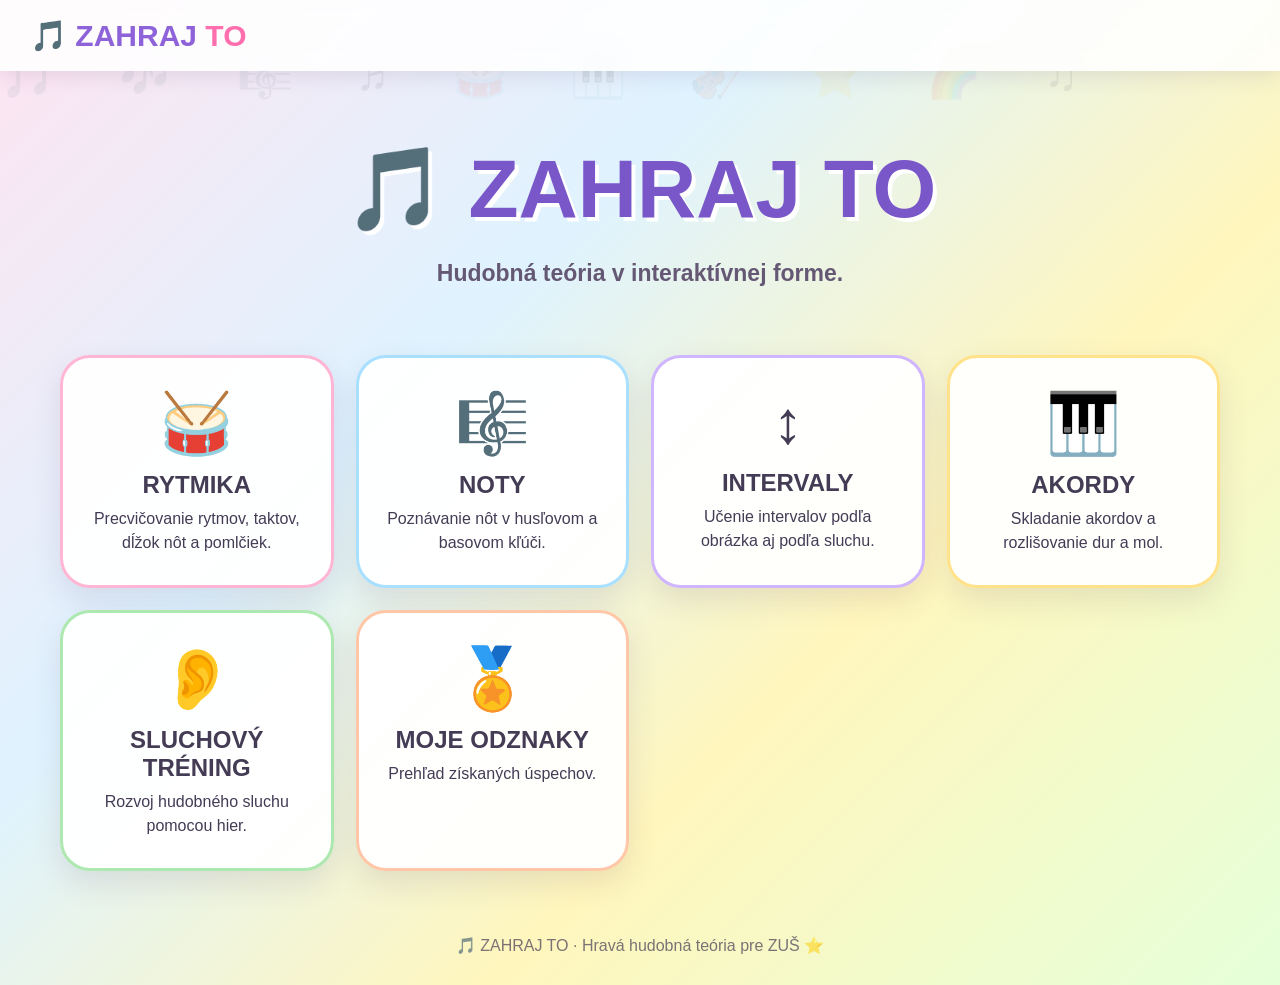
<file: ZAHRAJ_TO_upraveny.html>
<!DOCTYPE html>
<html lang="sk">
<head>
<meta charset="UTF-8">
<meta name="viewport" content="width=device-width, initial-scale=1.0">
<title>🎵 ZAHRAJ TO</title>

<style>

*{
    box-sizing:border-box;
}

body{
    margin:0;
    font-family:"Trebuchet MS",Arial,sans-serif;
    color:#443b55;
    min-height:100vh;
    background:
        linear-gradient(135deg,
        #ffe4f1 0%,
        #dff3ff 35%,
        #fff6bd 65%,
        #e5ffd9 100%);
    overflow-x:hidden;
}

body::before{
    content:"🎵   🎶   🎼   ♬   🥁   🎹   🎻   ⭐   🌈   ♫";
    position:fixed;
    inset:0;
    z-index:-1;
    font-size:45px;
    line-height:150px;
    letter-spacing:25px;
    opacity:.08;
    animation:bgMove 20s linear infinite;
    pointer-events:none;
}

@keyframes bgMove{
    0%{transform:translateY(0)}
    50%{transform:translateY(-80px)}
    100%{transform:translateY(0)}
}

header{
    background:rgba(255,255,255,.88);
    backdrop-filter:blur(10px);
    padding:18px 30px;
    display:flex;
    justify-content:space-between;
    align-items:center;
    box-shadow:0 5px 20px rgba(80,60,100,.12);
    position:sticky;
    top:0;
    z-index:20;
}

.logo{
    font-size:30px;
    font-weight:900;
    color:#8e62d9;
}

.logo span{
    color:#ff6fae;
}

.back{
    display:none;
    border:none;
    background:#e9ddff;
    color:#704db0;
    padding:10px 18px;
    border-radius:20px;
    cursor:pointer;
    font-weight:bold;
}

main{
    max-width:1200px;
    margin:auto;
    padding:35px 20px;
}

.hero{
    text-align:center;
    padding:35px 10px 45px;
}

.hero h1{
    font-size:clamp(48px,8vw,82px);
    margin:0;
    color:#7957c9;
    text-shadow:4px 4px white;
    transition:.3s;
}

.hero p{
    font-size:23px;
    font-weight:bold;
    color:#655875;
}

.menu{
    display:grid;
    grid-template-columns:repeat(auto-fit,minmax(240px,1fr));
    gap:22px;
}

.card{
    background:rgba(255,255,255,.94);
    border-radius:30px;
    padding:30px 22px;
    text-align:center;
    box-shadow:0 12px 30px rgba(80,60,100,.12);
    cursor:pointer;
    transition:.25s;
    border:3px solid transparent;
}

.card:hover{
    transform:scale(1.05) rotate(-1deg);
    box-shadow:0 18px 40px rgba(80,60,100,.2);
}

.card:nth-child(1){border-color:#ffb6d5}
.card:nth-child(2){border-color:#a9dfff}
.card:nth-child(3){border-color:#d0b5ff}
.card:nth-child(4){border-color:#ffe28a}
.card:nth-child(5){border-color:#aee8b1}
.card:nth-child(6){border-color:#ffc7a8}

.card .icon{
    font-size:60px;
}

.card h2{
    margin:12px 0 8px;
}

.card p{
    margin:0;
    line-height:1.5;
}

.section{
    display:none;
}

.section.active{
    display:block;
    animation:appear .35s ease;
}

@keyframes appear{
    from{
        opacity:0;
        transform:translateY(15px);
    }
    to{
        opacity:1;
        transform:translateY(0);
    }
}

.panel{
    background:rgba(255,255,255,.95);
    border-radius:30px;
    padding:28px;
    margin-bottom:25px;
    box-shadow:0 10px 30px rgba(80,60,100,.12);
}

.panel h1{
    color:#7654c4;
}

.panel h2{
    color:#7654c4;
}

.controls{
    display:flex;
    flex-wrap:wrap;
    gap:10px;
    margin:15px 0;
}

button,select{
    border:none;
    border-radius:18px;
    padding:13px 20px;
    font-size:16px;
    font-weight:bold;
    cursor:pointer;
    background:#e8ddff;
    color:#553c86;
    transition:.2s;
}

button:hover{
    transform:translateY(-2px);
    filter:brightness(.97);
}

button.primary{
    background:#ff91bd;
    color:white;
}

button.blue{
    background:#9ddcff;
    color:#225a7a;
}

button.yellow{
    background:#ffe18a;
    color:#775b00;
}

button.green{
    background:#aee8b1;
    color:#27622c;
}

button.purple{
    background:#c9adff;
    color:#53308d;
}

button.red{
    background:#ff9c9c;
    color:#762929;
}

button.selected{
    outline:4px solid rgba(120,80,190,.2);
    transform:scale(1.04);
}

/* =========================
   RYTMICKÁ OSNOVA
========================= */

.staff-container{
    background:white;
    border-radius:25px;
    padding:20px;
    margin:25px 0;
    box-shadow:inset 0 0 0 3px #eee7fa;
    overflow-x:auto;
}

#rhythmStaff{
    width:100%;
    min-width:760px;
    height:270px;
}

.staff-line{
    stroke:#45404c;
    stroke-width:2;
}

.bar-line{
    stroke:#45404c;
    stroke-width:3;
}

.note-head{
    fill:#24212a;
}

.note-stem{
    stroke:#24212a;
    stroke-width:3;
}

.note-beam{
    stroke:#24212a;
    stroke-width:6;
    stroke-linecap:round;
}

.note-flag{
    fill:none;
    stroke:#24212a;
    stroke-width:4;
}

.rest-symbol{
    font-size:36px;
    fill:#24212a;
}

.first-beat{
    fill:#ff5da2;
    stroke:#ff5da2;
}

.staff-beat-highlight{
    opacity:.12;
}

.rhythm-info{
    display:flex;
    justify-content:center;
    flex-wrap:wrap;
    gap:15px;
    margin:15px 0;
}

.info-pill{
    padding:10px 18px;
    border-radius:20px;
    background:#f3edff;
    font-weight:bold;
}

.tap-area{
    text-align:center;
    padding:10px 0 20px;
}

.tap-button{
    width:190px;
    height:190px;
    border-radius:50%;
    border:10px solid #ffb6d5;
    background:#ff78b1;
    color:white;
    font-size:28px;
    box-shadow:0 10px 0 #d6538d;
    margin:10px;
}

.tap-button:active{
    transform:translateY(8px);
    box-shadow:0 2px 0 #d6538d;
}

.tap-count{
    font-size:18px;
    font-weight:bold;
}

.status{
    padding:15px;
    border-radius:18px;
    background:#f4edff;
    margin-top:15px;
    font-weight:bold;
}

.status.success{
    background:#ddf8df;
    color:#25642b;
}

.status.error{
    background:#ffe1e1;
    color:#8a2d2d;
}

.accuracy{
    font-size:26px;
    font-weight:900;
    text-align:center;
    margin:15px;
}

.progress{
    height:20px;
    background:#eee;
    border-radius:20px;
    overflow:hidden;
    margin:15px 0;
}

.progress-bar{
    height:100%;
    background:linear-gradient(90deg,#ff9fc6,#a9dfff,#bca0ff);
    width:0%;
    transition:.5s;
}

/* =========================
   VYSVETLIVKY
========================= */

.rhythm-lessons{
    display:grid;
    grid-template-columns:repeat(auto-fit,minmax(240px,1fr));
    gap:15px;
}

.lesson{
    background:#faf7ff;
    border-radius:22px;
    padding:20px;
    border:2px solid #eee4ff;
}

.lesson-symbol{
    font-size:45px;
    text-align:center;
}

.lesson h3{
    text-align:center;
    color:#7654c4;
}

.lesson p{
    line-height:1.6;
}

.example{
    background:white;
    border-radius:15px;
    padding:12px;
    font-size:30px;
    text-align:center;
}

/* =========================
   NOTY
========================= */

.real-stave-container{
    background:white;
    border-radius:25px;
    padding:15px 20px;
    margin:25px 0;
    box-shadow:inset 0 0 0 3px #eee7fa;
    overflow-x:auto;
}

#noteStave{
    width:100%;
    min-width:700px;
    height:260px;
}

.note-staff-line{
    stroke:#45404c;
    stroke-width:2.5;
}

.note-clef{
    fill:#443b55;
    font-family:"Bravura","Noto Music","Segoe UI Symbol","Arial Unicode MS",serif;
    font-weight:normal;
}

.note-head-real{
    fill:#24212a;
    stroke:#24212a;
    stroke-width:2;
}

.note-stem-real{
    stroke:#24212a;
    stroke-width:3;
}

.note-accidental-real{
    fill:#7654c4;
    font-family:"Segoe UI Symbol","Arial Unicode MS",sans-serif;
    font-size:30px;
    font-weight:bold;
}

.note-ledger{
    stroke:#45404c;
    stroke-width:2.5;
}

.note-name-real{
    fill:#7654c4;
    font-size:18px;
    font-weight:bold;
}

.answers{
    display:grid;
    grid-template-columns:repeat(3,1fr);
    gap:15px;
}

.answers button{
    min-height:65px;
    background:#dff3ff;
}

.quiz-score{
    font-weight:bold;
    text-align:center;
}

/* =========================
   INTERVALY
========================= */

.interval-letter-board{display:flex;justify-content:center;align-items:center;gap:18px;flex-wrap:wrap;background:#eef8ff;border-radius:25px;padding:28px;margin:20px 0;}
.interval-letter-note{min-width:120px;padding:22px 28px;border-radius:22px;background:white;box-shadow:0 8px 0 #c9adff;font-size:52px;font-weight:900;color:#7654c4;text-align:center;}
.interval-letter-arrow{font-size:38px;font-weight:900;color:#8b6bc9;}
.interval-octave-note{text-align:center;min-height:28px;font-weight:900;color:#7654c4;}
.interval-hint{
    background:#f5efff;
    padding:14px 18px;
    border-radius:18px;
    line-height:1.6;
}
.interval-build-card{
    display:flex;
    justify-content:center;
    align-items:center;
    gap:25px;
    padding:22px;
    background:#eef8ff;
    border-radius:25px;
    margin:20px 0;
}
.interval-build-note{font-size:48px;font-weight:900;}
.interval-build-arrow{font-size:40px;}
.interval-target-label{font-size:15px;font-weight:bold;opacity:.7;text-align:center;}
.interval-target{font-size:32px;font-weight:900;color:#7654c4;text-align:center;}


.interval-puzzle{background:linear-gradient(135deg,#fff6bd,#eef8ff);border-radius:24px;padding:clamp(12px,3vw,24px);margin:20px 0;overflow:hidden;}
.interval-puzzle-row{display:flex;justify-content:center;align-items:stretch;gap:clamp(6px,2vw,12px);flex-wrap:wrap;margin:18px 0;}
.interval-slot{width:clamp(66px,17vw,105px);min-height:76px;padding:8px 5px;box-sizing:border-box;border:3px dashed #c9adff;border-radius:17px;background:white;display:flex;flex-direction:column;align-items:center;justify-content:center;gap:4px;font-size:clamp(19px,4vw,30px);line-height:1.15;font-weight:900;color:#7654c4;text-align:center;overflow-wrap:anywhere;}
.interval-slot.filled{border-style:solid;background:#f5efff;}
.interval-slot small{font-size:11px;line-height:1.2;font-weight:700;color:#786a99;}
.interval-puzzle-row .interval-letter-arrow{align-self:center;font-size:clamp(20px,4vw,32px);}
.lego-block{flex:0 1 68px;width:clamp(54px,12vw,68px);min-width:0;min-height:64px;padding:8px 4px;border:0;border-radius:14px;background:#ff91bd;color:#702449;font-size:clamp(17px,4vw,24px);line-height:1.15;font-weight:900;box-shadow:0 5px 0 #d6538d;white-space:normal;overflow-wrap:anywhere;}
.lego-block:nth-child(2n){background:#9ddcff;color:#225a7a;box-shadow:0 5px 0 #67afd4;}
.lego-block:nth-child(3n){background:#aee8b1;color:#27622c;box-shadow:0 5px 0 #70bb74;}
.lego-block:hover{transform:translateY(-3px);}
.lego-label{text-align:center;font-weight:900;color:#7654c4;margin-top:8px;line-height:1.45;}
.chord-mode-tabs{display:flex;gap:10px;flex-wrap:wrap;margin:12px 0 18px;}
.chord-mode-tabs button{flex:1 1 130px;}
.chord-puzzle{background:linear-gradient(135deg,#fff5bf,#f2eaff);border-radius:24px;padding:clamp(14px,3vw,24px);margin:16px 0;}
.chord-puzzle-slots{display:flex;gap:10px;justify-content:center;flex-wrap:wrap;margin:20px 0;}
.chord-slot{width:clamp(74px,18vw,105px);height:82px;border:3px dashed #bba6ed;border-radius:18px;background:#fff;display:flex;align-items:center;justify-content:center;font-size:clamp(24px,5vw,34px);font-weight:900;color:#7351b5;box-shadow:0 4px 0 #e2d6fb;}
.chord-slot.filled{border-style:solid;background:#f5efff;}
.chord-note-bank{display:flex;justify-content:center;gap:10px;flex-wrap:wrap;margin:18px 0;}
.chord-note-block{width:clamp(55px,12vw,70px);min-height:62px;border:0;border-radius:14px;background:#ffb5d0;color:#71304d;font-size:23px;font-weight:900;box-shadow:0 5px 0 #db7da2;cursor:pointer;}
.chord-note-block:nth-child(3n+2){background:#a8e1ff;color:#245a78;box-shadow:0 5px 0 #6eb5d8;}
.chord-note-block:nth-child(3n){background:#b8edb8;color:#285e2a;box-shadow:0 5px 0 #79c47b;}
.chord-note-block:disabled{opacity:.4;cursor:default;transform:none;}
.chord-choice{min-width:120px;margin:5px;}
.chord-explain-grid{display:grid;grid-template-columns:repeat(auto-fit,minmax(220px,1fr));gap:14px;}
.chord-explain-card{background:#f7f4ff;border-radius:18px;padding:16px;line-height:1.6;}
.chord-explain-card h3{margin-top:0;}
/* =========================
   AKORDY
========================= */

.chord-pieces{
    display:flex;
    justify-content:center;
    gap:15px;
    flex-wrap:wrap;
    margin:25px 0;
}

.piece{
    width:90px;
    height:90px;
    border-radius:20px;
    display:flex;
    align-items:center;
    justify-content:center;
    font-size:30px;
    font-weight:bold;
    background:#ffd77e;
    cursor:pointer;
    transition:.2s;
}

.piece:hover{
    transform:scale(1.08) rotate(3deg);
}

/* =========================
   ODZNAKY
========================= */

.badges{
    display:grid;
    grid-template-columns:repeat(auto-fit,minmax(220px,1fr));
    gap:20px;
}

.badge{
    padding:25px;
    border-radius:25px;
    background:#f5efff;
    text-align:center;
    transition:.3s;
    opacity:.45;
}

.badge.unlocked{
    opacity:1;
    animation:badgePop .7s ease;
    background:#fff4bd;
}

@keyframes badgePop{
    0%{transform:scale(.5) rotate(-10deg)}
    60%{transform:scale(1.15) rotate(5deg)}
    100%{transform:scale(1)}
}

.badge-icon{
    font-size:60px;
}

/* =========================
   KONFETY
========================= */

#confetti{
    position:fixed;
    inset:0;
    pointer-events:none;
    z-index:100;
}

.confetti-piece{
    position:absolute;
    width:12px;
    height:18px;
    animation:fall 2.5s linear forwards;
}

@keyframes fall{
    0%{
        transform:translateY(-20px) rotate(0deg);
        opacity:1;
    }
    100%{
        transform:translateY(110vh) rotate(720deg);
        opacity:0;
    }
}

footer{
    text-align:center;
    padding:30px;
    opacity:.7;
}

@media(max-width:700px){

    .answers{
        grid-template-columns:1fr;
    }

    .panel{
        padding:20px;
    }

    .hero h1{
        font-size:50px;
    }

    .hero p{
        font-size:18px;
    }

}


.chord-visual-grid{display:grid;grid-template-columns:repeat(auto-fit,minmax(260px,1fr));gap:16px;margin-top:18px}
.chord-visual-card{background:linear-gradient(145deg,#fff8cf,#f2eaff);border:2px solid #e4d7ff;border-radius:22px;padding:18px;box-shadow:0 5px 0 #e4d7ff}
.chord-visual-card h3{text-align:center;margin-top:0;color:#7654c4}
.chord-visual-pair{display:grid;grid-template-columns:1fr 1fr;gap:10px}
.chord-visual-type{background:#fff;border-radius:16px;padding:12px;text-align:center;min-width:0}
.chord-visual-type.minor{background:#f3edff}
.chord-visual-notes{display:flex;justify-content:center;gap:5px;flex-wrap:wrap;margin-top:10px}
.chord-visual-note{display:inline-flex;align-items:center;justify-content:center;min-width:34px;min-height:34px;padding:5px;border-radius:10px;background:#ffb5d0;color:#71304d;font-weight:900}
.chord-visual-note:nth-child(2){background:#a8e1ff;color:#245a78}
.chord-visual-note:nth-child(3){background:#b8edb8;color:#285e2a}

</style>
</head>


<body>

<header>

    <div class="logo">
        🎵 ZAHRAJ <span>TO</span>
    </div>

    <button
        class="back"
        id="backBtn"
        onclick="showHome()">
        ← MENU
    </button>

</header>


<main>

<!-- =========================
     DOMOV
========================= -->

<section id="home" class="section active">

    <div class="hero">

        <h1>🎵 ZAHRAJ TO</h1>

        <p>
            Hudobná teória v interaktívnej forme.
        </p>

    </div>


    <div class="menu">

        <div class="card" onclick="showSection('rhythm')">
            <div class="icon">🥁</div>
            <h2>RYTMIKA</h2>
            <p>
                Precvičovanie rytmov, taktov,
                dĺžok nôt a pomlčiek.
            </p>
        </div>

        <div class="card" onclick="showSection('notes')">
            <div class="icon">🎼</div>
            <h2>NOTY</h2>
            <p>
                Poznávanie nôt v husľovom
                a basovom kľúči.
            </p>
        </div>

        <div class="card" onclick="showSection('intervals')">
            <div class="icon">↕️</div>
            <h2>INTERVALY</h2>
            <p>
                Učenie intervalov podľa obrázka
                aj podľa sluchu.
            </p>
        </div>

        <div class="card" onclick="showSection('chords')">
            <div class="icon">🎹</div>
            <h2>AKORDY</h2>
            <p>
                Skladanie akordov a rozlišovanie
                dur a mol.
            </p>
        </div>

        <div class="card" onclick="showSection('ear')">
            <div class="icon">👂</div>
            <h2>SLUCHOVÝ TRÉNING</h2>
            <p>
                Rozvoj hudobného sluchu
                pomocou hier.
            </p>
        </div>

        <div class="card" onclick="showSection('badges')">
            <div class="icon">🏅</div>
            <h2>MOJE ODZNAKY</h2>
            <p>
                Prehľad získaných úspechov.
            </p>
        </div>

    </div>

</section>


<!-- =========================
     RYTMIKA
========================= -->

<section id="rhythm" class="section">

<div class="panel">

    <h1>🥁 Rytmika</h1>

    <p>
        Pozri sa na rytmus v notovej osnove,
        vypočuj si ho a potom ho čo najpresnejšie
        zopakuj.
    </p>


    <h2>🎚️ Tempo</h2>

    <div class="controls">

        <button onclick="setBPM(60)" id="bpm60">
            60 BPM
        </button>

        <button onclick="setBPM(80)" id="bpm80">
            80 BPM
        </button>

        <button onclick="setBPM(100)" id="bpm100">
            100 BPM
        </button>

        <button onclick="setBPM(120)" id="bpm120">
            120 BPM
        </button>

    </div>

    <div class="controls metronome-controls">

        <button
            class="purple selected"
            id="metronomeToggle"
            onclick="toggleMetronome()">
            🔊 METRONÓM: ZAPNUTÝ
        </button>

    </div>

    <p>
        Aktuálne tempo:
        <strong id="bpmValue">80 BPM</strong>
    </p>
    <h2>📏 Takt</h2>

    <div class="status">
        Všetky rytmické cvičenia sú v takte <strong>4/4</strong> a majú presne <strong>2 takty</strong>.
    </div>

    <h2>🎓 Úroveň</h2>

    <div class="controls">

        <button
            class="green selected"
            id="levelEasy"
            onclick="setLevel('easy')">
            🟢 ĽAHKÁ
        </button>

        <button
            class="yellow"
            id="levelMedium"
            onclick="setLevel('medium')">
            🟡 STREDNÁ
        </button>

        <button
            class="red"
            id="levelHard"
            onclick="setLevel('hard')">
            🔴 ŤAŽKÁ
        </button>

    </div>


    <div class="rhythm-info">

        <div class="info-pill">
            🎼 2 takty · 4/4
        </div>

        <div class="info-pill">
            ⭐ <span id="rhythmLevelInfo">Ľahká</span>
        </div>

        <div class="info-pill">
            📚 Cvičenie <span id="rhythmExerciseInfo">1/30</span>
        </div>

    </div>


    <!-- SKUTOČNÁ NOTOVÁ OSNOVA -->

    <div class="staff-container">

        <svg
            id="rhythmStaff"
            viewBox="0 0 1000 270"
            preserveAspectRatio="xMidYMid meet">

            <!-- osnovové čiary -->

            <line class="staff-line"
                x1="50" y1="70"
                x2="950" y2="70"/>

            <line class="staff-line"
                x1="50" y1="90"
                x2="950" y2="90"/>

            <line class="staff-line"
                x1="50" y1="110"
                x2="950" y2="110"/>

            <line class="staff-line"
                x1="50" y1="130"
                x2="950" y2="130"/>

            <line class="staff-line"
                x1="50" y1="150"
                x2="950" y2="150"/>

            <!-- husľový kľúč -->

            <text
                x="65"
                y="145"
                font-size="92">
                𝄞
            </text>

            <!-- taktová čiara po kľúči -->

            <line
                class="bar-line"
                x1="145" y1="65"
                x2="145" y2="155"/>

            <g id="rhythmNotes"></g>

        </svg>

    </div>


    <div class="controls">

        <button
            class="primary"
            onclick="playRhythm()">
            ▶ PREHRAŤ VZOR
        </button>

        <button
            class="blue"
            onclick="newRhythm()">
            🔄 NOVÝ RYTMUS
        </button>

    </div>


    <h2>🎯 Zopakuj rytmus</h2>

    <p>
        Môžeš použiť veľké tlačidlo,
        <strong>medzerník</strong> alebo
        <strong>mikrofón</strong>.
    </p>


    <div class="tap-area">

        <button
            class="tap-button"
            id="tapButton"
            onclick="tapRhythm()">

            👆<br>
            ŤUKAJ

        </button>

        <div class="tap-count">
            Odťukané údery:
            <span id="tapCount">0</span>
        </div>

    </div>


    <div class="controls">

        <button
            class="purple"
            onclick="startMic()">
            🎤 ZAPNÚŤ MIKROFÓN
        </button>

        <button
            onclick="stopMic()">
            ⏹ VYPNÚŤ MIKROFÓN
        </button>

        <button
            onclick="resetTaps()">
            ↩️ VYMAZAŤ ŤUKNUTIA
        </button>

    </div>


    <div
        class="status"
        id="rhythmStatus">

        Stlač „Prehrať vzor“ a potom ho zopakuj.

    </div>


    <div
        class="accuracy"
        id="rhythmAccuracy">

        Presnosť: —

    </div>


    <div class="progress">

        <div
            class="progress-bar"
            id="rhythmProgress">
        </div>

    </div>

</div>


<!-- =========================
     VYSVETLIVKY RYTMIKY
========================= -->

<div class="panel">

<h2>📖 Rytmické vysvetlivky</h2>

<p>
Rytmus určuje, <strong>ako dlho jednotlivé tóny
trvajú a kedy zaznejú</strong>. Každá nota má svoju
časovú hodnotu.
</p>


<div class="rhythm-lessons">


<div class="lesson">

<div class="lesson-symbol">𝅝</div>

<h3>Celá nota</h3>

<p>
Trvá <strong>4 doby</strong> v 4/4 takte.
</p>

<div class="example">
𝅝
</div>

</div>


<div class="lesson">

<div class="lesson-symbol">𝅗𝅥</div>

<h3>Polová nota</h3>

<p>
Trvá <strong>2 doby</strong>.
</p>

<div class="example">
𝅗𝅥
</div>

</div>


<div class="lesson">

<div class="lesson-symbol">♩</div>

<h3>Štvrťová nota</h3>

<p>
Trvá <strong>1 dobu</strong>.
</p>

<div class="example">
♩ ♩ ♩ ♩
</div>

</div>


<div class="lesson">

<div class="lesson-symbol">♪</div>

<h3>Osminová nota</h3>

<p>
Trvá <strong>polovicu doby</strong>.
Dve osminové noty sa zmestia do jednej štvrťovej doby.
</p>

<div class="example">
♪ ♪
</div>

</div>


<div class="lesson">

<div class="lesson-symbol">𝅘𝅥𝅮</div>

<h3>Šestnástinová nota</h3>

<p>
Trvá <strong>štvrtinu doby</strong>.
Do jednej štvrťovej doby sa zmestia štyri šestnástiny.
</p>

<div class="example">
𝅘𝅥𝅮 𝅘𝅥𝅮 𝅘𝅥𝅮 𝅘𝅥𝅮
</div>

</div>


<div class="lesson">

<div class="lesson-symbol">♪♪♪</div>

<h3>Triola</h3>

<p>
Triola rozdelí čas jednej štvrťovej doby
na <strong>tri rovnaké časti</strong>.
</p>

<div class="example">
♪³
</div>

</div>




<div class="lesson">

<div class="lesson-symbol">♩.</div>

<h3>Bodkovaná nota</h3>

<p>
Bodka predĺži notu o polovicu jej pôvodnej hodnoty.
Napríklad bodkovaná štvrťová nota trvá
<strong>1,5 doby</strong>.
</p>

<div class="example">
♩.
</div>

</div>


<div class="lesson">

<div class="lesson-symbol">𝄽</div>

<h3>Štvrťová pomlčka</h3>

<p>
Ticho v trvaní <strong>1 doby</strong>.
</p>

<div class="example">
𝄽
</div>

</div>


<div class="lesson">

<div class="lesson-symbol">𝄼</div>

<h3>Osminová pomlčka</h3>

<p>
Ticho v trvaní <strong>polovice doby</strong>.
</p>

<div class="example">
𝄼
</div>

</div>


<div class="lesson">

<div class="lesson-symbol">𝄾</div>

<h3>Šestnástinová pomlčka</h3>

<p>
Ticho v trvaní <strong>štvrtiny doby</strong>.
</p>

<div class="example">
𝄾
</div>

</div>


<div class="lesson">

<div class="lesson-symbol">𝄻</div>

<h3>Polová pomlčka</h3>

<p>
Ticho v trvaní <strong>2 dôb</strong>.
</p>

<div class="example">
𝄻
</div>

</div>


<div class="lesson">

<div class="lesson-symbol">𝄺</div>

<h3>Celá pomlčka</h3>

<p>
V 4/4 takte predstavuje ticho počas
<strong>celého taktu – 4 doby</strong>.
</p>

<div class="example">
𝄺
</div>

</div>


<div class="lesson">

<div class="lesson-symbol">𝄹</div>

<h3>Dvojtaktová pomlčka</h3>

<p>
Označuje ticho počas <strong>dvoch celých taktov</strong>.
V tréneri sa používa iba ako vysvetľujúci symbol.
</p>

<div class="example">
𝄹
</div>

</div>


</div>


<h2 style="margin-top:35px;">
📏 Takt 4/4 a taktová čiara
</h2>

<p style="line-height:1.7;">
V tejto aplikácii sú všetky rytmické cvičenia v <strong>4/4 takte</strong>.
Jeden takt preto obsahuje štyri štvrťové doby a každé cvičenie má presne dva takty.
Taktová čiara <strong>|</strong> oddeľuje prvý a druhý takt.
</p>

<div class="example">
♩ ♩ ♩ ♩ | ♩ ♩ ♩ ♩
</div>

</div>

</section>


<!-- =========================
     NOTY
========================= -->

<section id="notes" class="section">

<div class="panel">

<h1>🎼 Noty</h1>

<div class="controls">

<button
class="primary"
id="noteTrebleButton"
onclick="selectNoteMode('treble')">
🎻 Husľový kľúč
</button>

<button
class="blue"
id="noteBassButton"
onclick="selectNoteMode('bass')">
🎸 Basový kľúč
</button>

<button
class="purple"
id="noteAccidentalButton"
onclick="selectNoteMode('accidentals')">
♯ / ♭ Posuvky
</button>

</div>

<h2 id="noteModeTitle">🎻 Husľový kľúč</h2>

<div class="real-stave-container">
    <svg id="noteStave" viewBox="0 0 900 260" preserveAspectRatio="xMidYMid meet" aria-label="Notová osnova">
        <g id="noteStaveGraphics"></g>
    </svg>
</div>

<h2>Aká je to nota?</h2>

<div class="answers" id="noteAnswers"></div>

<div class="status" id="noteStatus">Vyber správnu odpoveď.</div>

<p class="quiz-score">
Správne:
<span id="noteScore">0</span>/10
</p>

</div>


<div class="panel">

<h2>📖 Vysvetlivky</h2>

<div class="explanation">

<h3>🎻 Husľový kľúč</h3>

<p>
Husľový kľúč určuje výšku tónov na notovej osnove.
</p>

<p>
<strong>Linky:</strong>
E – G – H – D – F
</p>

<p>
<strong>Medzery:</strong>
F – A – C – E
</p>

</div>


<div class="explanation">

<h3>🎸 Basový kľúč</h3>

<p>
Basový kľúč používame najmä pre nižšie tóny.
</p>

<p>
<strong>Linky:</strong>
G – H – D – F – A
</p>

<p>
<strong>Medzery:</strong>
A – C – E – G
</p>

</div>


<div class="explanation">

<h3>♯ Krížik</h3>

<p>
Zvyšuje tón o pol tónu.
</p>

</div>


<div class="explanation">

<h3>♭ Béčko</h3>

<p>
Znižuje tón o pol tónu.
</p>

</div>

</div>

</section>


<!-- =========================
     INTERVALY
========================= -->

<section id="intervals" class="section">
<div class="panel">
<h1>↕️ Určenie a skladanie intervalov</h1>
<div class="controls">
<button class="primary" onclick="selectIntervalMode('picture')">🎨 Urči interval</button>
<button class="purple" onclick="selectIntervalMode('build')">🧩 Postav interval</button>
</div>

<div id="intervalPictureGame">
<h2>🎨 1. Urči interval</h2>
<p class="interval-hint">Pracujeme iba s tónmi <strong>C dur</strong> (C – D – E – F – G – A – H). Prvá nota nemusí byť C. Pozri sa na dve písmenkové noty a urč, aký interval tvoria.</p>
<div class="interval-letter-board" id="intervalLetterBoard"></div>
<div class="interval-octave-note" id="intervalOctaveNote"></div>
<h3>Aký je to interval?</h3>
<div class="answers" id="intervalAnswers"></div>
<div class="status" id="intervalStatus">Vyber správnu odpoveď.</div>
</div>

<div id="intervalBuildGame" style="display:none;">
<h2>🧩 2. Postav interval</h2>
<p class="interval-hint">Zober prvú notu a postav k nej požadovaný interval. Použi iba tóny <strong>C dur</strong>. Klikaj na „lego“ kocky a vyskladaj správnu druhú notu.</p>
<div class="interval-puzzle">
<div class="lego-label">Tvoja stavebná úloha</div>
<div class="interval-puzzle-row">
<div class="interval-slot filled" id="buildStartNote">C4<small>začiatočný tón</small></div>
<div class="interval-letter-arrow">+</div>
<div class="interval-slot" id="buildTargetInterval">5<small>Kvinta</small></div>
<div class="interval-letter-arrow">=</div>
<div class="interval-slot" id="buildAnswerSlot">?<small>druhý tón</small></div>
</div>
<div class="lego-label">Vyber kocku s druhou notou:</div>
<div class="interval-puzzle-row" id="buildIntervalAnswers"></div>
</div>
<div class="status" id="buildIntervalStatus">🧩 Poskladaj interval.</div>
</div>

<p class="quiz-score">Správne: <span id="intervalScore">0</span>/10</p>
</div>

<div class="panel">
<h2>📖 Intervaly</h2>
<div class="explanation"><h3>1 – Prima</h3><p>C → C</p></div>
<div class="explanation"><h3>2 – Sekunda</h3><p>C → D</p></div>
<div class="explanation"><h3>3 – Tercia</h3><p>C → E</p></div>
<div class="explanation"><h3>4 – Kvarta</h3><p>C → F</p></div>
<div class="explanation"><h3>5 – Kvinta</h3><p>C → G</p></div>
<div class="explanation"><h3>6 – Sexta</h3><p>C → A</p></div>
<div class="explanation"><h3>7 – Septima</h3><p>C → H</p></div>
<div class="explanation"><h3>8 – Oktáva</h3><p>C → C</p></div>
</div>
</section>


<!-- =========================
     AKORDY
========================= -->

<section id="chords" class="section">
<div class="panel">
<h1>🎹 Akordy</h1>
<p>Vyber si tréning a uč sa skladať akordy aj rozpoznávať ich zvuk.</p>
<div class="chord-mode-tabs">
<button class="primary" onclick="selectChordMode('dur')">☀️ Poskladaj DUR</button>
<button class="purple" onclick="selectChordMode('mol')">🌙 Poskladaj MOL</button>
<button class="blue" onclick="startChordEarRound()">👂 Spoznaj akord</button>
</div>
<div id="chordBuildGame">
<h2 id="chordBuildTitle">🧩 Poskladaj durový akord</h2>
<p id="chordQuestion">Vyskladaj tóny akordu C dur.</p>
<div class="chord-puzzle">
<div class="lego-label">Tvoje tri miesta pre tóny akordu</div>
<div class="chord-puzzle-slots" id="chordBuildSlots">
<div class="chord-slot">1. tón</div><div class="chord-slot">3. tón</div><div class="chord-slot">5. tón</div>
</div>
<p style="text-align:center">Vyber tri kocky v správnom poradí. Kliknutím na vybranú kocku ju môžeš odobrať.</p>
<div class="chord-note-bank" id="chordNoteBank"></div>
<div class="status" id="chordStatus">Začni výberom kociek.</div>
<div style="display:flex;gap:10px;justify-content:center;flex-wrap:wrap;margin-top:12px">
<button class="primary" onclick="checkChord()">✓ SKONTROLOVAŤ</button>
<button class="blue" onclick="newChordBuild()">↻ NOVÝ AKORD</button>
</div>
</div>
</div>
<div id="chordEarGame" style="display:none">
<h2>👂 Spoznaj akord podľa zvuku</h2>
<p>Vypočuj si akord a rozhodni, či je durový alebo molový. Ak chceš, môžeš si ho prehrať znova.</p>
<div class="chord-puzzle" style="text-align:center">
<div style="font-size:48px">🎹 🎵</div>
<button class="primary" onclick="playChordEar()">▶ PREHRAŤ AKORD</button>
<div style="margin-top:16px">
<button class="yellow chord-choice" onclick="answerChordEar('dur')">☀️ DUR</button>
<button class="blue chord-choice" onclick="answerChordEar('mol')">🌙 MOL</button>
</div>
<div class="status" id="chordTypeStatus">Stlač „Prehrať akord“ a pozorne počúvaj.</div>
<button class="purple" onclick="startChordEarRound()">↻ ĎALŠÍ AKORD</button>
</div>
</div>
</div>
<div class="panel">
<h2>📖 Ako fungujú akordy?</h2>
<div class="chord-explain-grid">
<div class="chord-explain-card"><h3>🧱 Ako sa akord skladá?</h3><p>Akord vznikne, keď zaznejú aspoň tri tóny spolu alebo tesne po sebe. Základný trojzvuk skladáme z <strong>1., 3. a 5. tónu</strong> vzhľadom na jeho základný tón.</p><p>Napríklad C dur: <strong>C – E – G</strong>. V tomto tréningu si vyskúšaš akordy so základnými tónmi C, G, E, F, A a H.</p></div>
<div class="chord-explain-card"><h3>☀️ Durový akord</h3><p>Durový trojzvuk sa skladá zo základného tónu, veľkej tercie a čistej kvinty. Napríklad C dur = <strong>C – E – G</strong>.</p><p>Často pôsobí jasne, otvorene alebo veselo, ale nálada závisí aj od hudobného kontextu.</p></div>
<div class="chord-explain-card"><h3>🌙 Molový akord</h3><p>Molový trojzvuk sa skladá zo základného tónu, malej tercie a čistej kvinty. Napríklad C mol = <strong>C – Dis – G</strong>.</p><p>Často pôsobí jemnejšie, tmavšie alebo smutnejšie. Skús porovnať rovnaký základný tón v dur a mol.</p></div>
<div class="chord-explain-card"><h3>👂 Ako rozoznať dur a mol?</h3><p>Všímaj si najmä rozdiel medzi 2. a 3. tónom akordu: v molovom akorde je tercia o poltón nižšia než v durovom. Najprv počúvaj celkový charakter, potom si skús všimnúť aj jednotlivé tóny.</p></div>
</div>
<h2>🎨 Grafický prehľad akordov</h2>
<p>Každá trojica farebných kociek predstavuje tri tóny akordu. Porovnaj, ako sa pri rovnakom základnom tóne zmení prostredný tón v dure a mole.</p>
<div id="chordVisualLessons" class="chord-visual-grid"></div>
</div>
</section>


<!-- =========================
     SLUCHOVÝ TRÉNING
========================= -->

<section id="ear" class="section">

<div class="panel ear-card">
<h1>👂 Sluchový tréning</h1>
<div class="ear-emoji">🎧 🎵 👂</div>
<h2>⬆️ Vyšší alebo nižší?</h2>
<p>Vypočuj si dva tóny. Rozhodni, či je druhý tón vyšší alebo nižší než prvý.</p>
<button class="primary" onclick="playHigherLower()">▶ PREHRAŤ DVA TÓNY</button>
<div class="controls" style="justify-content:center">
<button class="yellow" onclick="higherLowerAnswer('higher')">⬆️ DRUHÝ JE VYŠŠÍ</button>
<button class="blue" onclick="higherLowerAnswer('lower')">⬇️ DRUHÝ JE NIŽŠÍ</button>
</div>
<div class="ear-progress" id="higherRound">Dvojica 1 z 30</div>
<div class="status" id="higherStatus">Stlač prehrávanie a pozorne počúvaj.</div>
</div>

<div class="panel ear-card">
<h2>🧩 Zopakuj melódiu</h2>
<p>Vypočuj si trojtónovú melódiu a potom ju poskladaj ako lego. Môžeš si zadanie prehrať aj viackrát. Odpoveď sa vyhodnotí až po stlačení tlačidla <strong>Skontrolovať</strong>.</p>
<div class="ear-emoji">🎼 🧱 🎶</div>
<button class="primary" onclick="playMelody()">▶ PREHRAŤ ZADANIE</button>
<div class="ear-progress" id="melodyRound">Melódia 1 z 30</div>
<h3>🧱 Tvoja melódia</h3>
<div class="melody-slots" id="melodySlots"></div>
<p>Klikni na tón, ktorý chceš pridať. Ak chceš zmeniť miesto, klikni na už vybraný tón.</p>
<div class="tone-label">Vyber tón:</div>
<div class="melody-tone-bank" id="melodyToneBank"></div>
<div class="controls" style="justify-content:center">
<button class="blue" onclick="playUserMelody()">🔊 PREHRAŤ MOJU MELÓDIU</button>
<button class="yellow" onclick="clearMelody()">↩ VYMAZAŤ</button>
<button class="green" onclick="checkMelody()">✓ SKONTROLOVAŤ</button>
<button class="purple" onclick="nextMelody()">➡ ĎALŠIA MELÓDIA</button>
</div>
<div class="status" id="melodyStatus">Najprv si vypočuj melódiu a potom ju poskladaj.</div>
</div>

<div class="panel ear-card">
<h2>🎹 Rozpoznaj tón</h2>
<p>Vypočuj si tón a vyber jeho názov. Použiť môžeš všetkých sedem základných tónov.</p>
<div class="ear-emoji">🎹 🌈 🎵</div>
<button class="primary" onclick="playRecognitionTone()">▶ PREHRAŤ TÓN</button>
<div class="recognition-keys" id="recognitionKeys"></div>
<div class="status" id="recognitionStatus">Stlač prehrávanie a uhádni tón.</div>
</div>

<div class="panel">
<h2>📚 Malá hudobná pomôcka</h2>
<div class="chord-explain-grid">
<div class="chord-explain-card"><h3>🎵 Čo je tón?</h3><p>Tón je zvuk, ktorý má určitú výšku. Každý tón má svoje meno: <strong>C, D, E, F, G, A, H</strong>.</p></div>
<div class="chord-explain-card"><h3>🪜 Vyššie a nižšie</h3><p>Vyšší tón znie vo vyššej polohe, nižší tón znie hlbšie. Skús si predstaviť schody, po ktorých melódia stúpa alebo klesá.</p></div>
<div class="chord-explain-card"><h3>🎶 Čo je melódia?</h3><p>Melódia je rad tónov, ktoré idú za sebou. Keď ich zahráme v rôznom poradí, vznikajú rôzne hudobné nápady.</p></div>
</div>
</div>

</section>


<!-- =========================
     ODZNAKY
========================= -->

<section id="badges" class="section">

<div class="panel">

<h1>🏅 Moje odznaky</h1>

<p>
Získavaj úspechy a staň sa malým hudobníkom ZUŠ!
</p>

<div class="badges">

<div class="badge" id="badge-rhythm">

<div class="badge-icon">🥁</div>

<h2>
Rytmický majster
</h2>

<p>
10 správnych rytmov
</p>

</div>


<div class="badge" id="badge-notes">

<div class="badge-icon">🎼</div>

<h2>
Lovec nôt
</h2>

<p>
10 správnych úloh v notách
</p>

</div>


<div class="badge" id="badge-intervals">

<div class="badge-icon">↕️</div>

<h2>
Kráľ intervalov
</h2>

<p>
10 správnych intervalov
</p>

</div>


<div class="badge" id="badge-chords">

<div class="badge-icon">🎹</div>

<h2>
Staviteľ akordov
</h2>

<p>
10 správnych akordov
</p>

</div>


<div class="badge" id="badge-ear">

<div class="badge-icon">👂</div>

<h2>
Hudobné ucho
</h2>

<p>
10 správnych sluchových úloh
</p>

</div>


<div class="badge" id="badge-all">

<div class="badge-icon">🌟</div>

<h2>
Malý hudobník ZUŠ
</h2>

<p>
Získaj všetky ostatné odznaky
</p>

</div>

</div>

</div>

</section>

</main>


<footer>
🎵 ZAHRAJ TO · Hravá hudobná teória pre ZUŠ ⭐
</footer>


<div id="confetti"></div>


<script>

/* =====================================================
   NAVIGÁCIA
===================================================== */

function showSection(id){

    document.querySelectorAll(".section")
        .forEach(section=>{
            section.classList.remove("active");
        });

    document.getElementById(id)
        .classList.add("active");

    document.getElementById("backBtn")
        .style.display="block";

    window.scrollTo({
        top:0,
        behavior:"smooth"
    });
}


function showHome(){

    document.querySelectorAll(".section")
        .forEach(section=>{
            section.classList.remove("active");
        });

    document.getElementById("home")
        .classList.add("active");

    document.getElementById("backBtn")
        .style.display="none";

    window.scrollTo({
        top:0,
        behavior:"smooth"
    });
}


/* =====================================================
   KONFETY
===================================================== */

function confetti(){

    const container=
        document.getElementById("confetti");

    for(let i=0;i<80;i++){

        const piece=
            document.createElement("div");

        piece.className=
            "confetti-piece";

        piece.style.left=
            Math.random()*100+"%";

        piece.style.background=
            [
                "#ff8fba",
                "#9ddcff",
                "#ffe18a",
                "#bca0ff",
                "#aee8b1"
            ][Math.floor(Math.random()*5)];

        piece.style.animationDelay=
            Math.random()*.5+"s";

        container.appendChild(piece);

        setTimeout(()=>{
            piece.remove();
        },3000);
    }
}


/* =====================================================
   AUDIO ENGINE – KLAVÍR
===================================================== */

let audioContext=null;


function getAudio(){

    if(!audioContext){

        audioContext=
            new(
                window.AudioContext ||
                window.webkitAudioContext
            )();
    }

    if(audioContext.state==="suspended"){
        audioContext.resume();
    }

    return audioContext;
}


/*
    Jednoduchá syntéza klavírneho zvuku.

    Nie je to obyčajný sine beep:
    skladá sa z viacerých harmonických
    frekvencií a rýchleho útlmu.
*/

function playPiano(freq,duration=.5,volume=.25){

    const ctx=getAudio();

    const now=ctx.currentTime;

    const master=
        ctx.createGain();

    master.gain.setValueAtTime(
        .001,
        now
    );

    master.gain.exponentialRampToValueAtTime(
        volume,
        now+.008
    );

    master.gain.exponentialRampToValueAtTime(
        .001,
        now+duration
    );

    master.connect(ctx.destination);


    const harmonics=[
        {mult:1,amp:1},
        {mult:2,amp:.45},
        {mult:3,amp:.2},
        {mult:4,amp:.1},
        {mult:5,amp:.05}
    ];


    harmonics.forEach(h=>{

        const osc=
            ctx.createOscillator();

        const gain=
            ctx.createGain();

        osc.type="sine";

        osc.frequency.value=
            freq*h.mult;

        gain.gain.value=
            h.amp;

        osc.connect(gain);
        gain.connect(master);

        osc.start(now);

        osc.stop(
            now+duration+.05
        );

    });
}


function playTone(freq,duration=.4){

    playPiano(
        freq,
        duration,
        .22
    );
}



/* =====================================================
   RYTMICKÝ ENGINE – 30 CVIČENÍ PRE KAŽDÚ ÚROVEŇ
   VŠETKY CVIČENIA: 2 TAKTY, 4/4
===================================================== */

/*
    Trvanie zapisujeme v šestnástinových jednotkách:
    celá = 16, polová = 8, štvrťová = 4,
    osminová = 2, šestnástinová = 1.

    "triplet" je CELÁ skupina troch osminových triol
    a spolu trvá jednu štvrťovú dobu = 4 jednotky.

    Trioly používame iba v ŤAŽKEJ úrovni.
*/

const NOTE_VALUES={
    whole:16,
    half:8,
    quarter:4,
    eighth:2,
    sixteenth:1,
    dottedQuarter:6,
    dottedHalf:12,
    triplet:4,
};

const REST_VALUES={
    wholeRest:16,
    halfRest:8,
    quarterRest:4,
    eighthRest:2,
    sixteenthRest:1
};

function getDuration(type){
    return NOTE_VALUES[type] ?? REST_VALUES[type] ?? 0;
}

function patternDuration(pattern){
    return pattern.reduce((sum,type)=>sum+getDuration(type),0);
}

/*
    Každý riadok v "bars" je presne jeden takt 4/4 = 16 jednotiek.
    Z pripravených taktov vytvoríme 30 pevných dvojtaktových cvičení.
*/
function makeThirtyExercises(bars){
    const exercises=[];

    for(let i=0;i<30;i++){
        const firstIndex=i % bars.length;
        const secondIndex=(i*7 + 3 + Math.floor(i/bars.length)*5) % bars.length;

        exercises.push([
            [...bars[firstIndex]],
            [...bars[secondIndex]]
        ]);
    }

    return exercises;
}

/* -------------------------
   ĽAHKÁ
   Povolené:
   celá, polová, štvrťová, osminová nota,
   celá a polová pomlčka.
------------------------- */
const easyBars=[
    ["quarter","quarter","quarter","quarter"],
    ["half","half"],
    ["whole"],
    ["half","quarter","quarter"],
    ["quarter","half","quarter"],
    ["eighth","eighth","quarter","half"],
    ["quarter","eighth","eighth","half"],
    ["half","eighth","eighth","quarter"],
    ["eighth","eighth","eighth","eighth","half"],
    ["quarter","quarter","eighth","eighth","quarter"],
    ["halfRest","half"],
    ["half","halfRest"],
    ["quarter","quarter","halfRest"],
    ["eighth","eighth","quarter","halfRest"],
    ["wholeRest"]
];

/* -------------------------
   STREDNÁ
   Navyše:
   šestnástinová nota, triola,
   štvrťová a osminová pomlčka.
------------------------- */
const mediumBars=[
    ["eighth","eighth","quarter","half"],
    ["sixteenth","sixteenth","sixteenth","sixteenth","quarter","half"],
    ["quarter","sixteenth","sixteenth","eighth","half"],
    ["sixteenth","sixteenth","eighth","quarter","half"],
    ["quarterRest","quarter","half"],
    ["eighthRest","eighth","quarter","half"],
    ["quarter","eighthRest","eighth","quarter","quarter"],
    ["sixteenth","sixteenth","eighth","quarter","half"],
    ["quarter","sixteenth","sixteenth","sixteenth","sixteenth","quarter"],
    ["sixteenth","sixteenth","sixteenth","sixteenth","eighth","eighth","quarter"],
    ["halfRest","sixteenth","sixteenth","eighth","quarter"],
    ["quarter","quarterRest","sixteenth","sixteenth","eighth","quarter"],
    ["eighth","eighth","quarterRest","quarter","quarter"],
    ["sixteenth","sixteenth","quarter","eighthRest","eighth","quarter"],
    ["quarter","sixteenth","sixteenth","quarter","eighth","eighth"]
];

/* -------------------------
   ŤAŽKÁ
   Navyše: trioly, bodkované noty a šestnástinová pomlčka.
   Môžu sa opakovať aj prvky z ľahkej a strednej úrovne.
------------------------- */
const hardBars=[
    ["dottedQuarter","eighth","quarter","quarter"],
    ["quarter","dottedQuarter","eighth","quarter"],
    ["dottedHalf","quarter"],
    ["triplet","quarter","half"],
    ["quarter","triplet","quarter","quarter"],
    ["triplet","eighth","eighth","quarter","quarter"],
    ["quarterRest","triplet","half"],
    ["eighthRest","sixteenth","sixteenth","triplet","half"],
    ["dottedQuarter","eighth","triplet","quarter"],
    ["sixteenthRest","sixteenth","eighth","triplet","half"],
    ["quarter","sixteenthRest","sixteenth","triplet","quarter","quarter"],
    ["dottedHalf","eighth","eighth","quarter"],
    ["quarterRest","dottedQuarter","eighth","quarter"],
    ["eighth","eighth","sixteenthRest","sixteenth","eighth","triplet","quarter"],
    ["sixteenth","sixteenth","sixteenth","sixteenth","triplet","quarter","quarter"]
];

const rhythmExercises={
    easy:makeThirtyExercises(easyBars),
    medium:makeThirtyExercises(mediumBars),
    hard:makeThirtyExercises(hardBars)
};

/*
    Kontrola pri načítaní kódu:
    každý takt musí mať presne 16 jednotiek.
*/
Object.entries(rhythmExercises).forEach(([exerciseLevel,exercises])=>{
    exercises.forEach((exercise,exerciseNumber)=>{
        exercise.forEach((bar,barNumber)=>{
            if(Math.abs(patternDuration(bar)-16)>.001){
                console.error(
                    "Chybný rytmus:",
                    exerciseLevel,
                    exerciseNumber+1,
                    "takt",
                    barNumber+1,
                    patternDuration(bar)
                );
            }
        });
    });
});

let bpm=80;
let level="easy";
let currentRhythm=[];
let expectedEvents=[];
let tapTimes=[];
let rhythmCompleted=false;
let rhythmCorrect=0;

const exerciseIndex={
    easy:0,
    medium:0,
    hard:0
};

function quarterMilliseconds(){
    return 60000/bpm;
}

function unitMilliseconds(){
    return quarterMilliseconds()/4;
}

function loadCurrentRhythm(){
    clearPlayback();

    const exercise=rhythmExercises[level][exerciseIndex[level]];
    const first=exercise[0];
    const second=exercise[1];

    currentRhythm=[
        ...first,
        "|",
        ...second
    ];

    resetRhythmAttemptUI(
        "Cvičenie "+(exerciseIndex[level]+1)+"/30. Najprv si vypočuj vzor."
    );

    document.getElementById("rhythmLevelInfo").textContent=
        level==="easy"
        ?"Ľahká"
        :level==="medium"
        ?"Stredná"
        :"Ťažká";

    document.getElementById("rhythmExerciseInfo").textContent=
        (exerciseIndex[level]+1)+"/30";

    renderStaff();
    prepareExpectedEvents();
}

function newRhythm(){
    exerciseIndex[level]=(exerciseIndex[level]+1)%30;
    loadCurrentRhythm();
}

function resetRhythmAttemptUI(message="Skús rytmus znova."){
    tapTimes=[];
    rhythmCompleted=false;

    document.getElementById("tapCount").textContent="0";
    document.getElementById("rhythmAccuracy").textContent="Presnosť: —";
    document.getElementById("rhythmProgress").style.width="0%";

    const status=document.getElementById("rhythmStatus");
    status.className="status";
    status.textContent=message;
}

/*
    Vytvorí očakávané nástupy tónov.
    Pomlčky pridajú čas, ale nevytvoria úder.
*/
function prepareExpectedEvents(){
    expectedEvents=[];
    let time=0;

    currentRhythm.forEach(item=>{
        if(item==="|") return;

        if(item==="triplet"){
            for(let i=0;i<3;i++){
                expectedEvents.push(time+(4*i/3));
            }
            time+=4;
            return;
        }

        const duration=getDuration(item);

        if(!item.toLowerCase().includes("rest")){
            expectedEvents.push(time);
        }

        time+=duration;
    });
}

/* =====================================================
   ZOBRAZENIE NOTOVEJ OSNOVY
===================================================== */

function renderStaff(){
    const group=document.getElementById("rhythmNotes");
    group.innerHTML="";

    const bars=[[],[]];
    let bar=0;

    currentRhythm.forEach(item=>{
        if(item==="|"){
            bar=1;
        }else{
            bars[bar].push(item);
        }
    });

    drawBar(bars[0],165);
    drawBar(bars[1],570);
}

function drawBar(pattern,startX){
    const group=document.getElementById("rhythmNotes");
    const ns="http://www.w3.org/2000/svg";

    const barLine=document.createElementNS(ns,"line");
    barLine.setAttribute("class","bar-line");
    barLine.setAttribute("x1",startX+350);
    barLine.setAttribute("y1","65");
    barLine.setAttribute("x2",startX+350);
    barLine.setAttribute("y2","155");
    group.appendChild(barLine);

    let position=0;

    pattern.forEach((type,index)=>{
        const duration=getDuration(type);
        const center=startX+((position+duration/2)/16)*320;

        drawRhythmSymbol(
            type,
            center,
            index===0
        );

        position+=duration;
    });
}

function drawRhythmSymbol(type,x,first){
    const group=document.getElementById("rhythmNotes");
    const ns="http://www.w3.org/2000/svg";

    if(type.includes("Rest")){
        const text=document.createElementNS(ns,"text");
        text.setAttribute("x",x);
        text.setAttribute("y","120");
        text.setAttribute("text-anchor","middle");
        text.setAttribute("class","rest-symbol");

        const symbols={
            wholeRest:"𝄺",
            halfRest:"𝄻",
            quarterRest:"𝄽",
            eighthRest:"𝄾",
            sixteenthRest:"𝄿"
        };

        text.textContent=symbols[type] || "𝄽";
        group.appendChild(text);
        return;
    }

    if(type==="triplet"){
        const spacing=22;
        for(let i=0;i<3;i++){
            drawNote(x+(i-1)*spacing,110,"eighth",first && i===0);
        }

        const text=document.createElementNS(ns,"text");
        text.setAttribute("x",x);
        text.setAttribute("y","42");
        text.setAttribute("text-anchor","middle");
        text.setAttribute("font-size","22");
        text.setAttribute("font-weight","bold");
        text.textContent="3";
        group.appendChild(text);
        return;
    }

    if(type===""){
        const spacing=12;
        for(let i=0;i<6;i++){
            drawNote(x+(i-2.5)*spacing,110,"sixteenth",first && i===0);
        }

        const text=document.createElementNS(ns,"text");
        text.setAttribute("x",x);
        text.setAttribute("y","36");
        text.setAttribute("text-anchor","middle");
        text.setAttribute("font-size","20");
        text.setAttribute("font-weight","bold");
        text.textContent="6";
        group.appendChild(text);
        return;
    }

    drawNote(x,110,type,first);
}

function drawNote(x,y,type,first){
    const group=document.getElementById("rhythmNotes");
    const ns="http://www.w3.org/2000/svg";
    const dotted=type==="dottedQuarter" || type==="dottedHalf";

    if(type==="whole"){
        const ellipse=document.createElementNS(ns,"ellipse");
        ellipse.setAttribute("cx",x);
        ellipse.setAttribute("cy",y);
        ellipse.setAttribute("rx","17");
        ellipse.setAttribute("ry","10");
        ellipse.setAttribute("fill","white");
        ellipse.setAttribute("stroke",first?"#ff5da2":"#24212a");
        ellipse.setAttribute("stroke-width","3");
        ellipse.dataset.rhythmNote="1";
        group.appendChild(ellipse);
        return;
    }

    const head=document.createElementNS(ns,"ellipse");
    head.setAttribute("cx",x);
    head.setAttribute("cy",y);
    head.setAttribute("rx","13");
    head.setAttribute("ry","9");
    head.setAttribute("class","note-head");
    head.dataset.rhythmNote="1";

    if(first){
        head.setAttribute("fill","#ff5da2");
    }

    if(type==="half" || type==="dottedHalf"){
        head.setAttribute("fill","white");
        head.setAttribute("stroke",first?"#ff5da2":"#24212a");
        head.setAttribute("stroke-width","3");
    }

    group.appendChild(head);

    const stem=document.createElementNS(ns,"line");
    stem.setAttribute("x1",x+11);
    stem.setAttribute("y1",y);
    stem.setAttribute("x2",x+11);
    stem.setAttribute("y2",y-55);
    stem.setAttribute("class","note-stem");

    if(first){
        stem.setAttribute("stroke","#ff5da2");
    }

    group.appendChild(stem);

    if(type==="eighth" || type==="sixteenth"){
        const beam=document.createElementNS(ns,"line");
        beam.setAttribute("x1",x+10);
        beam.setAttribute("y1",y-55);
        beam.setAttribute("x2",x+30);
        beam.setAttribute("y2",y-55);
        beam.setAttribute("class","note-beam");
        group.appendChild(beam);

        if(type==="sixteenth"){
            const beam2=document.createElementNS(ns,"line");
            beam2.setAttribute("x1",x+10);
            beam2.setAttribute("y1",y-46);
            beam2.setAttribute("x2",x+30);
            beam2.setAttribute("y2",y-46);
            beam2.setAttribute("class","note-beam");
            group.appendChild(beam2);
        }
    }

    if(dotted){
        const dot=document.createElementNS(ns,"circle");
        dot.setAttribute("cx",x+23);
        dot.setAttribute("cy",y);
        dot.setAttribute("r","4");
        dot.setAttribute("fill","#24212a");
        group.appendChild(dot);
    }
}

/* =====================================================
   PREHRÁVANIE RYTMU
   Zvuk presne sleduje zobrazený zápis.
===================================================== */

let playbackTimers=[];
let metronomeEnabled=true;

function clearPlayback(){
    playbackTimers.forEach(timer=>clearTimeout(timer));
    playbackTimers=[];
    clearHighlights();
}

function playMetronomeClick(strong=false){
    const ctx=getAudio();
    const now=ctx.currentTime;
    const osc=ctx.createOscillator();
    const gain=ctx.createGain();

    osc.type="square";
    osc.frequency.value=strong?1200:850;

    gain.gain.setValueAtTime(.0001,now);
    gain.gain.exponentialRampToValueAtTime(strong?.20:.12,now+.004);
    gain.gain.exponentialRampToValueAtTime(.0001,now+.055);

    osc.connect(gain);
    gain.connect(ctx.destination);
    osc.start(now);
    osc.stop(now+.07);
}

function scheduleMetronome(startDelayMs,totalDurationMs){
    if(!metronomeEnabled) return;

    const quarter=quarterMilliseconds();
    const beats=Math.round(totalDurationMs/quarter);

    for(let beat=0;beat<beats;beat++){
        playbackTimers.push(
            setTimeout(()=>{
                playMetronomeClick(beat%4===0);
            },startDelayMs+beat*quarter)
        );
    }
}

function scheduleRhythmNote(delayMs,durationMs,noteIndex){
    playbackTimers.push(
        setTimeout(()=>{
            highlightEvent(noteIndex);

            playPiano(
                261.63,
                Math.max(.08,durationMs/1000*.82),
                .26
            );
        },delayMs)
    );
}

function playRhythm(){
    clearPlayback();
    prepareExpectedEvents();

    const unit=unitMilliseconds();
    let time=0;
    let noteIndex=0;

    /*
       Jeden klik metronómu = jedna štvrťová doba.
       V 4/4 teda zaznie 8 klikov pre dva takty.
       Prvý klik každého taktu je zvýraznený.
    */
    scheduleMetronome(0,unit*32);

    currentRhythm.forEach(item=>{
        if(item==="|") return;

        if(item==="triplet"){
            const oneTripletMs=unit*(4/3);

            for(let i=0;i<3;i++){
                scheduleRhythmNote(
                    time+(oneTripletMs*i),
                    oneTripletMs,
                    noteIndex
                );
                noteIndex++;
            }

            time+=unit*4;
            return;
        }

        const durationUnits=getDuration(item);
        const durationMs=durationUnits*unit;

        if(!item.toLowerCase().includes("rest")){
            scheduleRhythmNote(
                time,
                durationMs,
                noteIndex
            );
            noteIndex++;
        }

        time+=durationMs;
    });

    playbackTimers.push(
        setTimeout(()=>{
            clearHighlights();
            document.getElementById("rhythmStatus").textContent=
                "Teraz ho skús zopakovať! 👆";
        },time+250)
    );
}

function toggleMetronome(){
    metronomeEnabled=!metronomeEnabled;

    const button=document.getElementById("metronomeToggle");

    button.classList.toggle("selected",metronomeEnabled);
    button.textContent=metronomeEnabled
        ?"🔊 METRONÓM: ZAPNUTÝ"
        :"🔇 METRONÓM: VYPNUTÝ";
}

function highlightEvent(index){
    const group=document.getElementById("rhythmNotes");
    const notes=group.querySelectorAll('[data-rhythm-note="1"]');

    notes.forEach(node=>node.classList.remove("first-beat"));

    if(notes[index]){
        notes[index].classList.add("first-beat");
    }
}

function clearHighlights(){
    document.querySelectorAll(".first-beat").forEach(
        el=>el.classList.remove("first-beat")
    );
}

/* =====================================================
   BPM + ÚROVNE
===================================================== */

function setBPM(value){
    bpm=value;

    document.getElementById("bpmValue").textContent=value+" BPM";

    document.querySelectorAll('[id^="bpm"]').forEach(
        b=>b.classList.remove("selected")
    );

    document.getElementById("bpm"+value).classList.add("selected");

    resetRhythmAttemptUI(
        "Tempo je "+value+" BPM. Cvičenie zostáva rovnaké – vypočuj si ho znova."
    );
    prepareExpectedEvents();
}

function setLevel(value){
    level=value;
    exerciseIndex[level]=0;

    document.querySelectorAll("#levelEasy,#levelMedium,#levelHard").forEach(
        b=>b.classList.remove("selected")
    );

    const id=
        value==="easy"
        ?"levelEasy"
        :value==="medium"
        ?"levelMedium"
        :"levelHard";

    document.getElementById(id).classList.add("selected");

    loadCurrentRhythm();
}

/* =====================================================
   ŤUKANIE
===================================================== */

function tapRhythm(){
    if(rhythmCompleted) return;

    if(expectedEvents.length===0){
        prepareExpectedEvents();
    }

    const now=performance.now();
    tapTimes.push(now);

    document.getElementById("tapCount").textContent=tapTimes.length;

    if(tapTimes.length>=expectedEvents.length){
        evaluateRhythm();
    }
}

function evaluateRhythm(){
    if(rhythmCompleted || expectedEvents.length===0 || tapTimes.length===0){
        return;
    }

    rhythmCompleted=true;

    const firstTap=tapTimes[0];
    const normalizedTaps=tapTimes.map(t=>(t-firstTap)/1000);

    /*
        Prvý skutočný tón berieme ako čas 0.
        Takto sa správne vyhodnotia aj pomlčky vo vnútri rytmu.
    */
    const firstExpected=expectedEvents[0];
    const expectedSeconds=expectedEvents.map(
        units=>(units-firstExpected)*unitMilliseconds()/1000
    );

    /*
        Tolerancia sa prispôsobuje BPM:
        pomalšie tempo = trochu väčšie časové okno,
        rýchlejšie tempo = menšie časové okno.
    */
    const tolerance=Math.max(
        .12,
        Math.min(
            .30,
            (quarterMilliseconds()/1000)*.30
        )
    );

    let totalAccuracy=0;

    for(let i=0;i<expectedSeconds.length;i++){
        if(normalizedTaps[i]===undefined) continue;

        const difference=Math.abs(
            normalizedTaps[i]-expectedSeconds[i]
        );

        const score=Math.max(
            0,
            1-(difference/tolerance)
        );

        totalAccuracy+=score;
    }

    const accuracy=Math.round(
        totalAccuracy/expectedSeconds.length*100
    );

    document.getElementById("rhythmAccuracy").textContent=
        "Presnosť: "+accuracy+" %";

    document.getElementById("rhythmProgress").style.width=
        Math.min(accuracy,100)+"%";

    const status=document.getElementById("rhythmStatus");

    if(
        accuracy>=60 &&
        tapTimes.length===expectedEvents.length
    ){
        status.className="status success";
        status.textContent=
            "🎉 Výborne! Cvičenie "+(exerciseIndex[level]+1)+"/30 je správne. Nasleduje ďalší rytmus.";

        rhythmCorrect++;
        updateBadgeProgress("rhythm");
        confetti();

        setTimeout(()=>{
            newRhythm();
        },1800);
    }else{
        status.className="status error";
        status.textContent=
            "🙂 Ešte to nie je ono. Vypočuj si vzor a skús rovnaký rytmus znova.";

        setTimeout(()=>{
            resetTaps();
        },1200);
    }
}

function resetTaps(){
    resetRhythmAttemptUI("Skús rytmus znova.");
}

/* Medzerník funguje rovnako ako tlačidlo ŤUKAJ. */
document.addEventListener("keydown",function(e){
    if(
        e.code==="Space" &&
        document.getElementById("rhythm").classList.contains("active")
    ){
        e.preventDefault();
        tapRhythm();
    }
});

/* =====================================================
   MIKROFÓN
===================================================== */

let micStream=null;
let micContext=null;
let analyser=null;
let micAnimation=null;
let lastMicTap=0;

async function startMic(){
    try{
        if(!navigator.mediaDevices || !navigator.mediaDevices.getUserMedia){
            throw new Error("Mikrofón nie je podporovaný.");
        }

        stopMic(false);

        micStream=await navigator.mediaDevices.getUserMedia({
            audio:{
                echoCancellation:false,
                noiseSuppression:false,
                autoGainControl:false
            }
        });

        micContext=new(
            window.AudioContext ||
            window.webkitAudioContext
        )();

        const source=micContext.createMediaStreamSource(micStream);
        analyser=micContext.createAnalyser();
        analyser.fftSize=512;
        source.connect(analyser);

        const status=document.getElementById("rhythmStatus");
        status.className="status";
        status.textContent=
            "🎤 Mikrofón je zapnutý. Tlieskaj, luskní alebo zahraj rytmus.";

        detectMicrophone();
    }catch(error){
        const status=document.getElementById("rhythmStatus");
        status.className="status error";
        status.textContent=
            "❌ Mikrofón sa nepodarilo zapnúť. Povoľ prístup k mikrofónu.";
    }
}

function stopMic(showMessage=true){
    if(micStream){
        micStream.getTracks().forEach(track=>track.stop());
        micStream=null;
    }

    if(micAnimation){
        cancelAnimationFrame(micAnimation);
        micAnimation=null;
    }

    analyser=null;

    if(micContext && micContext.state!=="closed"){
        micContext.close().catch(()=>{});
    }
    micContext=null;

    if(showMessage){
        document.getElementById("rhythmStatus").textContent=
            "🎤 Mikrofón vypnutý.";
    }
}

function detectMicrophone(){
    if(!analyser) return;

    const data=new Uint8Array(analyser.fftSize);
    analyser.getByteTimeDomainData(data);

    let sum=0;

    for(let i=0;i<data.length;i++){
        const value=(data[i]-128)/128;
        sum+=value*value;
    }

    const volume=Math.sqrt(sum/data.length);
    const now=performance.now();

    /*
        Krátky cooldown zabráni tomu, aby jeden úder
        vytvoril viacero falošných ťuknutí.
    */
    if(volume>.10 && now-lastMicTap>120){
        lastMicTap=now;
        tapRhythm();
    }

    micAnimation=requestAnimationFrame(detectMicrophone);
}


/* =====================================================
   NOTY – REÁLNA NOTOVÁ OSNOVA
===================================================== */

let noteMode="treble";
let currentNote=null;
let noteScore=0;
let noteQueue=[];
let noteQueueIndex=0;

const trebleNoteData=[
    {name:"C4",label:"C4",step:-2,freq:261.63},{name:"D4",label:"D4",step:-1,freq:293.66},
    {name:"E4",label:"E4",step:0,freq:329.63},{name:"F4",label:"F4",step:1,freq:349.23},
    {name:"G4",label:"G4",step:2,freq:392.00},{name:"A4",label:"A4",step:3,freq:440.00},
    {name:"H4",label:"H4",step:4,freq:493.88},{name:"C5",label:"C5",step:5,freq:523.25},
    {name:"D5",label:"D5",step:6,freq:587.33},{name:"E5",label:"E5",step:7,freq:659.25},
    {name:"F5",label:"F5",step:8,freq:698.46},{name:"G5",label:"G5",step:9,freq:783.99},
    {name:"A5",label:"A5",step:10,freq:880.00},{name:"H5",label:"H5",step:11,freq:987.77},
    {name:"C6",label:"C6",step:12,freq:1046.50}
];

const bassNoteData=[
    {name:"C2",label:"C2",step:-4,freq:65.41},{name:"D2",label:"D2",step:-3,freq:73.42},
    {name:"E2",label:"E2",step:-2,freq:82.41},{name:"F2",label:"F2",step:-1,freq:87.31},
    {name:"G2",label:"G2",step:0,freq:98.00},{name:"A2",label:"A2",step:1,freq:110.00},
    {name:"H2",label:"H2",step:2,freq:123.47},{name:"C3",label:"C3",step:3,freq:130.81},
    {name:"D3",label:"D3",step:4,freq:146.83},{name:"E3",label:"E3",step:5,freq:164.81},
    {name:"F3",label:"F3",step:6,freq:174.61},{name:"G3",label:"G3",step:7,freq:196.00},
    {name:"A3",label:"A3",step:8,freq:220.00},{name:"H3",label:"H3",step:9,freq:246.94},
    {name:"C4",label:"C4",step:10,freq:261.63}
];

/* Posuvky patria iba pod husľový kľúč a teraz sa precvičujú v rôznych výškach. */
const accidentalNoteData=[
    {name:"Cis4",label:"Cis4",base:"C",accidental:"♯",step:-2,freq:277.18},
    {name:"Dis4",label:"Dis4",base:"D",accidental:"♯",step:-1,freq:311.13},
    {name:"Fis4",label:"Fis4",base:"F",accidental:"♯",step:1,freq:369.99},
    {name:"Gis4",label:"Gis4",base:"G",accidental:"♯",step:2,freq:415.30},
    {name:"B4",label:"B4",base:"H",accidental:"♭",step:4,freq:466.16},
    {name:"Cis5",label:"Cis5",base:"C",accidental:"♯",step:5,freq:554.37},
    {name:"Dis5",label:"Dis5",base:"D",accidental:"♯",step:6,freq:622.25},
    {name:"Es5",label:"Es5",base:"E",accidental:"♭",step:7,freq:622.25},
    {name:"Fis5",label:"Fis5",base:"F",accidental:"♯",step:8,freq:739.99},
    {name:"Gis5",label:"Gis5",base:"G",accidental:"♯",step:9,freq:830.61},
    {name:"As5",label:"As5",base:"A",accidental:"♭",step:10,freq:830.61},
    {name:"B5",label:"B5",base:"H",accidental:"♭",step:11,freq:932.33},
    {name:"Des5",label:"Des5",base:"D",accidental:"♭",step:6,freq:554.37},
    {name:"As4",label:"As4",base:"A",accidental:"♭",step:3,freq:415.30},
    {name:"Es4",label:"Es4",base:"E",accidental:"♭",step:0,freq:311.13},
    {name:"Gis4",label:"Gis4",base:"G",accidental:"♯",step:2,freq:415.30}
];

function noteModeList(){
    if(noteMode==="treble") return trebleNoteData;
    if(noteMode==="bass") return bassNoteData;
    return accidentalNoteData;
}

function shuffleArray(array){
    const copy=[...array];
    for(let i=copy.length-1;i>0;i--){
        const j=Math.floor(Math.random()*(i+1));
        [copy[i],copy[j]]=[copy[j],copy[i]];
    }
    return copy;
}

function refillNoteQueue(){
    noteQueue=shuffleArray(noteModeList());
    noteQueueIndex=0;
}

function updateNoteModeButtons(){
    document.getElementById("noteTrebleButton").classList.toggle("selected",noteMode==="treble");
    document.getElementById("noteBassButton").classList.toggle("selected",noteMode==="bass");
    document.getElementById("noteAccidentalButton").classList.toggle("selected",noteMode==="accidentals");
}

function drawNoteStave(note){
    const group=document.getElementById("noteStaveGraphics");
    group.innerHTML="";
    const ns="http://www.w3.org/2000/svg";
    const xLeft=90,xRight=840,bottomY=150,stepPx=11,noteX=510;

    for(let i=0;i<5;i++){
        const line=document.createElementNS(ns,"line");
        const y=bottomY-i*stepPx*2;
        line.setAttribute("x1",xLeft); line.setAttribute("x2",xRight);
        line.setAttribute("y1",y); line.setAttribute("y2",y);
        line.setAttribute("class","note-staff-line");
        group.appendChild(line);
    }

    const clef=document.createElementNS(ns,"text");
    clef.setAttribute("x","105");
    clef.setAttribute("y",noteMode==="treble"||noteMode==="accidentals"?151:145);
    clef.setAttribute("class","note-clef");
    clef.setAttribute("font-size",noteMode==="treble"||noteMode==="accidentals"?104:82);
    clef.textContent=noteMode==="treble"||noteMode==="accidentals"?"𝄞":"𝄢";
    group.appendChild(clef);

    const y=bottomY-note.step*stepPx;
    const ledgerSteps=[];
    if(note.step>=10) for(let step=10;step<=note.step;step+=2) ledgerSteps.push(step);
    if(note.step<=-2) for(let step=-2;step>=note.step;step-=2) ledgerSteps.push(step);
    ledgerSteps.forEach(step=>{
        const ledger=document.createElementNS(ns,"line");
        ledger.setAttribute("x1",noteX-28); ledger.setAttribute("x2",noteX+28);
        ledger.setAttribute("y1",bottomY-step*stepPx); ledger.setAttribute("y2",bottomY-step*stepPx);
        ledger.setAttribute("class","note-ledger");
        group.appendChild(ledger);
    });

    if(note.accidental){
        const accidental=document.createElementNS(ns,"text");
        accidental.setAttribute("x",noteX-45); accidental.setAttribute("y",y+10);
        accidental.setAttribute("text-anchor","middle");
        accidental.setAttribute("class","note-accidental-real");
        accidental.textContent=note.accidental;
        group.appendChild(accidental);
    }

    const head=document.createElementNS(ns,"ellipse");
    head.setAttribute("cx",noteX); head.setAttribute("cy",y);
    head.setAttribute("rx","12"); head.setAttribute("ry","8");
    head.setAttribute("transform",`rotate(-20 ${noteX} ${y})`);
    head.setAttribute("class","note-head-real");
    group.appendChild(head);

    const stem=document.createElementNS(ns,"line");
    stem.setAttribute("x1",noteX+10); stem.setAttribute("x2",noteX+10);
    stem.setAttribute("y1",y-1); stem.setAttribute("y2",y-58);
    stem.setAttribute("class","note-stem-real");
    group.appendChild(stem);
}

function playCurrentNote(){
    if(currentNote && currentNote.freq) playPiano(currentNote.freq,.65,.24);
}

function newNoteQuestion(){
    const list=noteModeList();
    if(!noteQueue.length || noteQueueIndex>=noteQueue.length) refillNoteQueue();
    currentNote=noteQueue[noteQueueIndex++];

    document.getElementById("noteModeTitle").textContent=
        noteMode==="treble"
        ?"🎻 Husľový kľúč – poznaj notu"
        :noteMode==="bass"
        ?"🎸 Basový kľúč – poznaj notu"
        :"♯ / ♭ Posuvky – husľový kľúč";

    updateNoteModeButtons();
    drawNoteStave(currentNote);
    createNoteAnswers(list);
    playCurrentNote();

    const status=document.getElementById("noteStatus");
    status.className="status";
    status.textContent="🎹 Vypočuj si notu a vyber správnu odpoveď.";
}

function selectNoteMode(mode){
    noteMode=mode;
    noteQueue=[];
    noteQueueIndex=0;
    newNoteQuestion();
}

function createNoteAnswers(list){
    const answers=document.getElementById("noteAnswers");
    answers.innerHTML="";
    const choices=shuffleArray(list).slice(0,3);
    if(!choices.some(choice=>choice.name===currentNote.name)){
        choices[Math.floor(Math.random()*3)]=currentNote;
    }
    shuffleArray(choices).forEach(choice=>{
        const button=document.createElement("button");
        button.textContent=choice.label;
        button.onclick=()=>answerNote(choice);
        answers.appendChild(button);
    });
}

function answerNote(answer){
    const status=document.getElementById("noteStatus");
    if(answer.name===currentNote.name){
        status.className="status success";
        status.textContent="🎉 Správne!";
        noteScore++;
        document.getElementById("noteScore").textContent=noteScore;
        updateBadgeProgress("notes");
        confetti();
        setTimeout(newNoteQuestion,900);
    }else{
        status.className="status error";
        status.textContent="🙂 Nesprávne. Skús to ešte raz.";
        playCurrentNote();
    }
}

/* =====================================================
   INTERVALY
===================================================== */

let intervalGame="picture";
let currentInterval=5;
let currentIntervalStart=0;
let currentBuildStart=0;
let currentBuildInterval=5;
let intervalScore=0;

const intervalNames=["Prima","Sekunda","Tercia","Kvarta","Kvinta","Sexta","Septima","Oktáva"];
const cMajorNames=["C","D","E","F","G","A","H"];
const cMajorFreqs=[261.63,293.66,329.63,349.23,392.00,440.00,493.88];

function intervalNoteStep(start,interval){
    return start+interval;
}

function intervalName(index){
    return intervalNames[index];
}

function renderIntervalPicture(){
    const secondStep=currentIntervalStart+currentInterval;
    const first=cMajorNames[currentIntervalStart];
    const second=cMajorNames[secondStep%7];
    const firstOctave=4;
    const secondOctave=4+Math.floor(secondStep/7);
    const board=document.getElementById("intervalLetterBoard");
    board.innerHTML=`<div class="interval-letter-note">${first}${firstOctave}</div><div class="interval-letter-arrow">→</div><div class="interval-letter-note">${second}${secondOctave}</div>`;
    document.getElementById("intervalOctaveNote").textContent="";
}

function createIntervalAnswers(){
    const container=document.getElementById("intervalAnswers");
    container.innerHTML="";
    intervalNames.forEach((name,index)=>{
        const button=document.createElement("button");
        button.textContent=(index+1)+" – "+name;
        button.onclick=()=>answerInterval(index);
        container.appendChild(button);
    });
}

function newInterval(){
    intervalGame="picture";
    document.getElementById("intervalPictureGame").style.display="block";
    document.getElementById("intervalBuildGame").style.display="none";
    currentInterval=Math.floor(Math.random()*8);
    currentIntervalStart=Math.floor(Math.random()*(8-currentInterval));
    renderIntervalPicture();
    createIntervalAnswers();
    document.getElementById("intervalStatus").className="status";
    document.getElementById("intervalStatus").textContent="Vyber správnu odpoveď.";
}

function answerInterval(answer){
    const status=document.getElementById("intervalStatus");
    if(answer===currentInterval){
        status.className="status success";
        status.textContent="🎉 Správne!";
        intervalScore++;
        document.getElementById("intervalScore").textContent=intervalScore;
        updateBadgeProgress("intervals");
        confetti();
        setTimeout(newInterval,900);
    }else{
        status.className="status error";
        status.textContent="🙂 Nie celkom. Skús znova.";
    }
}

function newBuildInterval(){
    intervalGame="build";
    document.getElementById("intervalPictureGame").style.display="none";
    document.getElementById("intervalBuildGame").style.display="block";
    currentBuildInterval=Math.floor(Math.random()*8);
    currentBuildStart=Math.floor(Math.random()*(8-currentBuildInterval));
    const startName=cMajorNames[currentBuildStart];
    document.getElementById("buildStartNote").innerHTML=startName+"4<small>začiatočný tón</small>";
    document.getElementById("buildTargetInterval").innerHTML=(currentBuildInterval+1)+"<small>"+intervalName(currentBuildInterval)+"</small>";
    document.getElementById("buildAnswerSlot").innerHTML="?<small>druhý tón</small>";
    const answers=document.getElementById("buildIntervalAnswers");
    answers.innerHTML="";
    cMajorNames.forEach((name,index)=>{
        const button=document.createElement("button");
        button.className="lego-block";
        button.textContent=name+"4";
        button.onclick=()=>answerBuildInterval(index);
        answers.appendChild(button);
    });
    document.getElementById("buildIntervalStatus").className="status";
    document.getElementById("buildIntervalStatus").textContent="🧩 Vyber správnu lego kocku.";
}

function answerBuildInterval(answer){
    const status=document.getElementById("buildIntervalStatus");
    const correct=currentBuildStart+currentBuildInterval;
    if(answer===correct){
        status.className="status success";
        status.textContent="🎉 Správne poskladané!";
        document.getElementById("buildAnswerSlot").innerHTML=cMajorNames[correct]+"4<small>druhý tón</small>";
        intervalScore++;
        document.getElementById("intervalScore").textContent=intervalScore;
        updateBadgeProgress("intervals");
        confetti();
        setTimeout(newBuildInterval,900);
    }else{
        status.className="status error";
        status.textContent="🙂 Táto kocka sem nepatrí. Skús inú.";
    }
}

function selectIntervalMode(mode){
    if(mode==="picture") newInterval();
    else newBuildInterval();
}

/* =====================================================
   AKORDY — opravené skladanie a sluchové rozlišovanie
===================================================== */
const chordRoots = ['C','G','E','F','A','H'];
const chordNotesByRoot = {
  C:{dur:['C','E','G'],mol:['C','Dis','G']},
  G:{dur:['G','H','D'],mol:['G','Ais','D']},
  E:{dur:['E','Gis','H'],mol:['E','G','H']},
  F:{dur:['F','A','C'],mol:['F','Gis','C']},
  A:{dur:['A','Cis','E'],mol:['A','C','E']},
  H:{dur:['H','Dis','Fis'],mol:['H','D','Fis']}
};
const chordFrequencies = {
  C:261.63,Cis:277.18,D:293.66,Dis:311.13,E:329.63,
  F:349.23,Fis:369.99,G:392.00,Gis:415.30,A:440.00,Ais:466.16,H:493.88
};
let chordMode='dur', selectedChord=[], currentChordRoot='C', currentChordQuality='dur';
let chordEarRoot='C', chordEarQuality='dur', chordEarHasPlayed=false;
function chordNotes(root,quality){return [...(chordNotesByRoot[root]?.[quality]||chordNotesByRoot.C.dur)];}
function chordFrequency(note){return chordFrequencies[note]||261.63;}
function playChordNotes(notes,duration=.75){
  // Takmer súčasné spustenie troch tónov, aby zaznel akord a nie postupná melódia.
  notes.forEach((note,i)=>setTimeout(()=>playPiano(chordFrequency(note),duration,.18),i*12));
}
function selectChordMode(mode){
  chordMode=mode;
  document.getElementById('chordBuildGame').style.display='block';
  document.getElementById('chordEarGame').style.display='none';
  newChordBuild(mode);
}
function newChordBuild(mode=chordMode){
  chordMode=mode; selectedChord=[];
  currentChordRoot=chordRoots[Math.floor(Math.random()*chordRoots.length)];
  currentChordQuality=mode;
  const label=mode==='dur'?'dur':'mol';
  document.getElementById('chordBuildTitle').textContent=mode==='dur'?'🧩 Poskladaj durový akord':'🧩 Poskladaj molový akord';
  document.getElementById('chordQuestion').innerHTML=`Vyskladaj akord <strong>${currentChordRoot} ${label}</strong>.`;
  renderChordPuzzle();
  const status=document.getElementById('chordStatus'); status.className='status'; status.textContent='Vyber tri tóny akordu v správnom poradí: základný tón, tercia, kvinta.';
}
function chordBankNotes(){return ['C','Cis','D','Dis','E','F','Fis','G','Gis','A','Ais','H'];}
function renderChordPuzzle(){
  const slots=document.getElementById('chordBuildSlots'); slots.innerHTML='';
  for(let i=0;i<3;i++){
    const el=document.createElement('button'); el.type='button';
    el.className='chord-slot'+(selectedChord[i]?' filled':'');
    el.textContent=selectedChord[i]||['1. tón','3. tón','5. tón'][i];
    el.title=selectedChord[i]?'Kliknutím odoberieš tón':'';
    if(selectedChord[i]) el.onclick=()=>{selectedChord.splice(i,1);renderChordPuzzle();};
    slots.appendChild(el);
  }
  const bank=document.getElementById('chordNoteBank'); bank.innerHTML='';
  chordBankNotes().forEach(note=>{
    const b=document.createElement('button'); b.type='button'; b.className='chord-note-block'; b.textContent=note;
    b.disabled=selectedChord.includes(note)||selectedChord.length>=3;
    b.setAttribute('aria-label','Vyber tón '+note);
    b.onclick=()=>{if(!selectedChord.includes(note)&&selectedChord.length<3){selectedChord.push(note);renderChordPuzzle();}};
    bank.appendChild(b);
  });
}
function checkChord(){
  const correct=chordNotes(currentChordRoot,currentChordQuality);
  const status=document.getElementById('chordStatus');
  // Poradie je zámerné: 1. tón, 3. tón, 5. tón. Tóny sa porovnávajú podľa správneho názvu.
  if(selectedChord.length===3 && selectedChord.every((n,i)=>n===correct[i])){
    status.className='status success'; status.textContent=`🎉 Výborne! ${currentChordRoot} ${currentChordQuality} = ${correct.join(' – ')}.`;
    updateBadgeProgress('chords'); confetti(); playChordNotes(correct,.7);
    setTimeout(()=>newChordBuild(chordMode),1600);
  }else{
    status.className='status error';
    status.textContent=selectedChord.length<3?'Vyber ešte všetky tri tóny akordu.':'Ešte to nie je ono. Skontroluj poradie: základný tón, tercia, kvinta.';
  }
}
function startChordEarRound(){
  document.getElementById('chordBuildGame').style.display='none';
  document.getElementById('chordEarGame').style.display='block';
  chordEarRoot=chordRoots[Math.floor(Math.random()*chordRoots.length)];
  chordEarQuality=Math.random()<.5?'dur':'mol'; chordEarHasPlayed=false;
  const status=document.getElementById('chordTypeStatus'); status.className='status';
  status.textContent='Stlač „Prehrať akord“ a pozorne počúvaj.';
}
function playChordEar(){chordEarHasPlayed=true;playChordNotes(chordNotes(chordEarRoot,chordEarQuality),.95);}
function answerChordEar(answer){
  const status=document.getElementById('chordTypeStatus');
  if(!chordEarHasPlayed){status.className='status';status.textContent='Najprv si akord vypočuj.';return;}
  if(answer===chordEarQuality){status.className='status success';status.textContent=`🎉 Správne! Bol to ${chordEarRoot} ${chordEarQuality}.`;updateBadgeProgress('chords');confetti();}
  else{status.className='status error';status.textContent=`Skús ešte raz. Tento akord bol ${chordEarQuality==='dur'?'durový':'molový'}. Môžeš si ho znovu prehrať.`;}
}
function renderChordVisualLessons(){
  const container=document.getElementById('chordVisualLessons'); if(!container)return;
  container.innerHTML='';
  chordRoots.forEach(root=>{
    const card=document.createElement('div');card.className='chord-visual-card';
    const title=document.createElement('h3');title.textContent='🎹 Akord '+root;card.appendChild(title);
    const pair=document.createElement('div');pair.className='chord-visual-pair';
    [['dur','☀️ Dur'],['mol','🌙 Mol']].forEach(([quality,label])=>{
      const type=document.createElement('div');type.className='chord-visual-type'+(quality==='mol'?' minor':'');
      const strong=document.createElement('strong');strong.textContent=label;type.appendChild(strong);
      const notes=document.createElement('div');notes.className='chord-visual-notes';
      chordNotes(root,quality).forEach(note=>{const chip=document.createElement('span');chip.className='chord-visual-note';chip.textContent=note;notes.appendChild(chip);});
      type.appendChild(notes);
      const small=document.createElement('small');small.textContent='1. tón · 3. tón · 5. tón';small.style.display='block';small.style.marginTop='7px';type.appendChild(small);
      pair.appendChild(type);
    });
    card.appendChild(pair);container.appendChild(card);
  });
}
function playChord(){playChordEar();}
function chordTypeAnswer(type){answerChordEar(type);}
newChordBuild('dur');
renderChordVisualLessons();

/* =====================================================
   SLUCH
===================================================== */

let higherCorrect;


/* =====================================================
   SLUCHOVÝ TRÉNING – 30 DVOJÍC A 30 MELODÍ
===================================================== */

const earToneNames=['C','D','E','F','G','A','H'];
const earToneFrequencies={C:261.63,D:293.66,E:329.63,F:349.23,G:392,A:440,H:493.88};
const earToneClasses={C:'tone-c',D:'tone-d',E:'tone-e',F:'tone-f',G:'tone-g',A:'tone-a',H:'tone-h'};

// Tridsať rôznych dvojíc. V každej sa druhý tón líši výškou od prvého.
const higherLowerPairs=[
 ['C','E'],['G','D'],['D','A'],['F','C'],['A','E'],['H','F'],
 ['E','C'],['C','G'],['A','D'],['H','G'],['F','A'],['D','C'],
 ['G','H'],['E','A'],['C','H'],['A','F'],['D','G'],['H','D'],
 ['F','D'],['G','E'],['C','F'],['E','H'],['A','H'],['D','F'],
 ['H','C'],['F','G'],['E','D'],['G','A'],['C','A'],['A','C']
];
let higherLowerOrder=[],higherLowerIndex=0,higherHasPlayed=false;
function shuffleList(items){
 const out=[...items];
 for(let i=out.length-1;i>0;i--){const j=Math.floor(Math.random()*(i+1));[out[i],out[j]]=[out[j],out[i]];}
 return out;
}
function prepareHigherLower(){higherLowerOrder=shuffleList(higherLowerPairs.map((pair,index)=>({pair,index})));higherLowerIndex=0;}
function playHigherLower(){
 if(!higherLowerOrder.length||higherLowerIndex>=higherLowerOrder.length)prepareHigherLower();
 const entry=higherLowerOrder[higherLowerIndex];
 const [first,second]=entry.pair;
 higherCorrect=earToneFrequencies[second]>earToneFrequencies[first]?'higher':'lower';
 higherHasPlayed=true;
 const status=document.getElementById('higherStatus');status.className='status';status.textContent='Počúvaj: prvý tón…';
 document.getElementById('higherRound').textContent=`Dvojica ${higherLowerIndex+1} z 30`;
 playPiano(earToneFrequencies[first],.48,.22);
 setTimeout(()=>playPiano(earToneFrequencies[second],.48,.22),650);
 setTimeout(()=>{if(status.className==='status')status.textContent='Teraz vyber, či bol druhý tón vyšší alebo nižší.';},1200);
}
function higherLowerAnswer(answer){
 const status=document.getElementById('higherStatus');
 if(!higherHasPlayed){status.className='status';status.textContent='Najprv si vypočuj dvojicu tónov.';return;}
 if(answer===higherCorrect){status.className='status success';status.textContent='🎉 Správne! Výborne počúvaš!';updateBadgeProgress('ear');confetti();higherHasPlayed=false;higherLowerIndex++;if(higherLowerIndex>=30){status.textContent='🏆 Výborne! Dokončil/a si všetkých 30 dvojíc. Stlač prehrávanie a začni novú sériu.';higherLowerOrder=[];}}
 else{status.className='status error';status.textContent='Skús ešte raz. Môžeš si dvojicu znovu prehrať.';}
}

// Tridsať vopred pripravených trojtónových melódií z C, D, E, F, G, A, H.
const melodyChallenges=[
 ['C','D','E'],['E','D','C'],['C','E','G'],['G','E','C'],['D','F','A'],
 ['A','F','D'],['E','F','G'],['G','F','E'],['F','A','C'],['C','A','F'],
 ['D','E','G'],['G','E','D'],['A','H','A'],['H','A','G'],['C','G','D'],
 ['D','A','F'],['E','G','H'],['H','G','E'],['F','E','D'],['D','C','D'],
 ['G','A','H'],['H','A','G'],['C','D','G'],['G','D','C'],['A','G','E'],
 ['E','A','C'],['F','G','A'],['A','G','F'],['H','D','F'],['F','D','H']
];
let melodyOrder=[],melodyIndex=0,userMelody=[],melodyPlayed=false;
function prepareMelodies(){melodyOrder=shuffleList(melodyChallenges.map((melody,index)=>({melody,index})));melodyIndex=0;}
function currentTargetMelody(){return melodyOrder[melodyIndex]?.melody||melodyChallenges[0];}
function playNotesInSequence(notes,duration=.42){notes.forEach((note,index)=>setTimeout(()=>playPiano(earToneFrequencies[note],duration,.22),index*560));}
function playMelody(){
 if(!melodyOrder.length||melodyIndex>=melodyOrder.length)prepareMelodies();
 melodyPlayed=true;playNotesInSequence(currentTargetMelody());
 document.getElementById('melodyRound').textContent=`Melódia ${melodyIndex+1} z 30`;
 const status=document.getElementById('melodyStatus');status.className='status';status.textContent='🎵 Počúvaj melódiu. Potom ju poskladaj z farebných tónov.';
}
function renderMelodySlots(){
 const holder=document.getElementById('melodySlots');if(!holder)return;holder.innerHTML='';
 for(let i=0;i<3;i++){
  const slot=document.createElement('button');slot.type='button';slot.className='melody-slot'+(userMelody[i]?' filled':'');slot.textContent=userMelody[i]||['1. tón','2. tón','3. tón'][i];slot.setAttribute('aria-label',userMelody[i]?`Odstrániť tón ${userMelody[i]} z miesta ${i+1}`:`Miesto ${i+1}`);
  slot.onclick=()=>{if(userMelody[i]){userMelody.splice(i,1);renderMelodySlots();}};holder.appendChild(slot);
 }
}
function renderMelodyToneBank(){
 const holder=document.getElementById('melodyToneBank');if(!holder)return;holder.innerHTML='';
 earToneNames.forEach(note=>{const b=document.createElement('button');b.type='button';b.className='melody-tone '+earToneClasses[note];b.textContent=note;b.onclick=()=>{if(userMelody.length<3){userMelody.push(note);renderMelodySlots();}};holder.appendChild(b);});
}
function clearMelody(){userMelody=[];renderMelodySlots();const status=document.getElementById('melodyStatus');status.className='status';status.textContent='Melódia bola vymazaná. Poskladaj tri tóny.';}
function playUserMelody(){if(!userMelody.length){const s=document.getElementById('melodyStatus');s.className='status error';s.textContent='Najprv vyber aspoň jeden tón.';return;}playNotesInSequence(userMelody);}
function checkMelody(){
 const status=document.getElementById('melodyStatus');
 if(!melodyPlayed){status.className='status error';status.textContent='Najprv si vypočuj zadanie melódie.';return;}
 if(userMelody.length!==3){status.className='status error';status.textContent='Melódia musí mať presne tri tóny.';return;}
 const target=currentTargetMelody();
 if(userMelody.every((note,i)=>note===target[i])){status.className='status success';status.textContent=`🌟 Výborne! Správne si zopakoval/a melódiu ${target.join(' – ')}.`;updateBadgeProgress('ear');confetti();}
 else{status.className='status error';status.textContent='Ešte to nie je ono. Skús si znova prehrať zadanie aj svoju melódiu.';}
}
function nextMelody(){
 if(!melodyOrder.length)prepareMelodies();
 melodyIndex++;
 if(melodyIndex>=30){prepareMelodies();}
 userMelody=[];melodyPlayed=false;renderMelodySlots();
 const status=document.getElementById('melodyStatus');status.className='status';status.textContent='Stlač „Prehrať zadanie“ a vypočuj si novú melódiu.';
 document.getElementById('melodyRound').textContent=`Melódia ${melodyIndex+1} z 30`;
}

let recognitionNote='C',recognitionHasPlayed=false;
function renderRecognitionKeys(){
 const holder=document.getElementById('recognitionKeys');if(!holder)return;holder.innerHTML='';
 earToneNames.forEach(note=>{const b=document.createElement('button');b.type='button';b.className='melody-tone '+earToneClasses[note];b.textContent=note;b.onclick=()=>recognitionAnswer(note);holder.appendChild(b);});
}
function playRecognitionTone(){
 recognitionNote=earToneNames[Math.floor(Math.random()*earToneNames.length)];recognitionHasPlayed=true;
 playPiano(earToneFrequencies[recognitionNote],.72,.23);
 const status=document.getElementById('recognitionStatus');status.className='status';status.textContent='🎧 Ktorý tón si počul/a? Vyber jednu z farebných odpovedí.';
}
function recognitionAnswer(answer){
 const status=document.getElementById('recognitionStatus');
 if(!recognitionHasPlayed){status.className='status';status.textContent='Najprv stlač „Prehrať tón“. ';return;}
 if(answer===recognitionNote){status.className='status success';status.textContent=`🎉 Správne! Bol to tón ${recognitionNote}.`;updateBadgeProgress('ear');confetti();recognitionHasPlayed=false;}
 else{status.className='status error';status.textContent='🙂 Skús ešte raz. Tón si môžeš znova prehrať.';}
}

// Pripravíme farebné kocky a prvú náhodnú sériu.
prepareHigherLower();
prepareMelodies();
renderMelodySlots();
renderMelodyToneBank();
renderRecognitionKeys();


/* =====================================================
   ODZNAKY
===================================================== */

let badgeProgress={
    rhythm:0,
    notes:0,
    intervals:0,
    chords:0,
    ear:0
};


function updateBadgeProgress(type){

    badgeProgress[type]++;


    if(
        badgeProgress[type]>=10
    ){

        const badge=
            document.getElementById(
                "badge-"+type
            );


        if(
            !badge.classList
            .contains("unlocked")
        ){

            badge.classList.add(
                "unlocked"
            );


            confetti();


            setTimeout(
                ()=>{
                    alert(
                        "🏅 Získal/a si nový odznak!"
                    );
                },
                300
            );

        }

    }


    checkAllBadges();
}


function checkAllBadges(){

    const all=
        Object.values(
            badgeProgress
        ).every(
            value=>value>=10
        );


    if(all){

        document.getElementById(
            "badge-all"
        ).classList.add(
            "unlocked"
        );

    }
}


/* =====================================================
   ŠTART APLIKÁCIE
===================================================== */

window.addEventListener(
    "load",
    ()=>{

        /*
            Predvolené nastavenia:
            80 BPM
            metronóm zapnutý
            ľahká úroveň
        */

        document.getElementById(
            "bpm80"
        ).classList.add(
            "selected"
        );
        loadCurrentRhythm();

        newNoteQuestion();

        newInterval();


        setTimeout(
            ()=>{

                document.querySelector(
                    ".hero h1"
                ).style.transform=
                    "scale(1.05)";


                setTimeout(
                    ()=>{

                        document.querySelector(
                            ".hero h1"
                        ).style.transform=
                            "scale(1)";

                    },
                    300
                );

            },
            300
        );

    }
);

</script>

</body>
</html>
</file>
